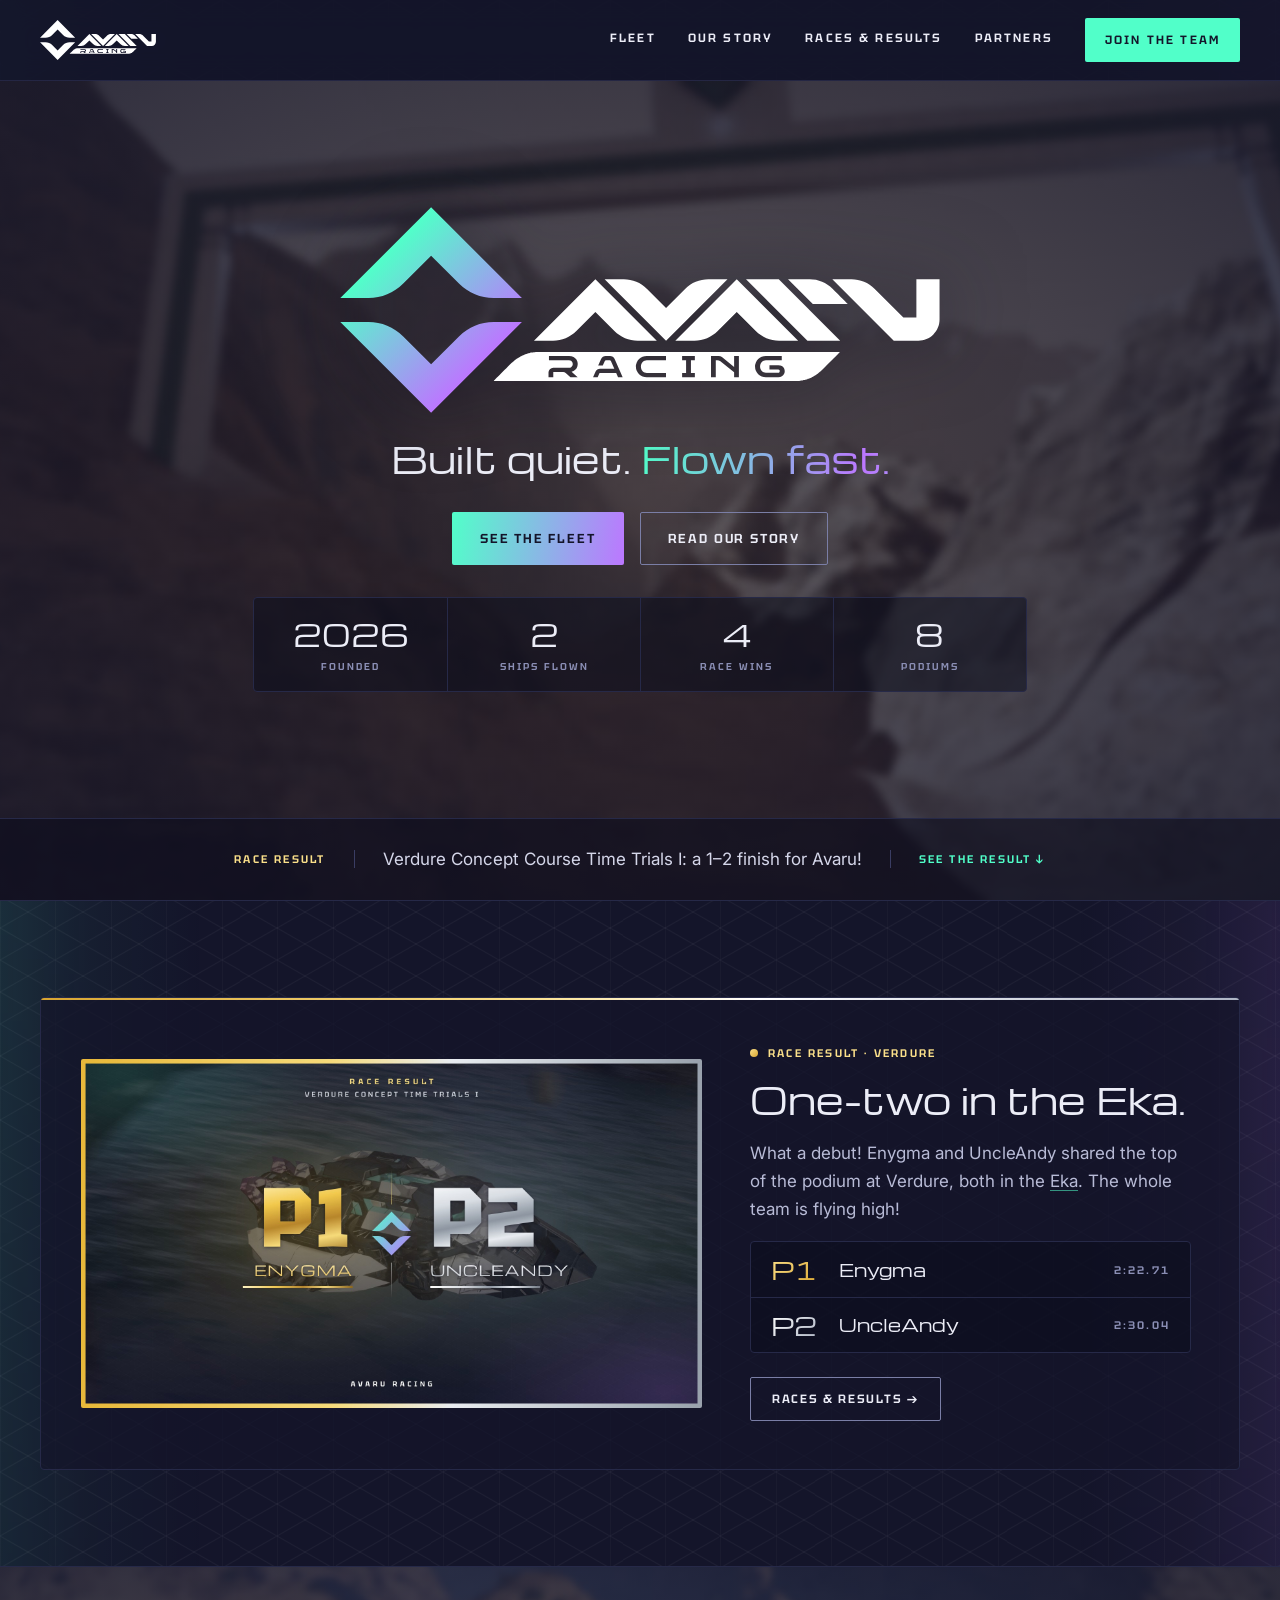
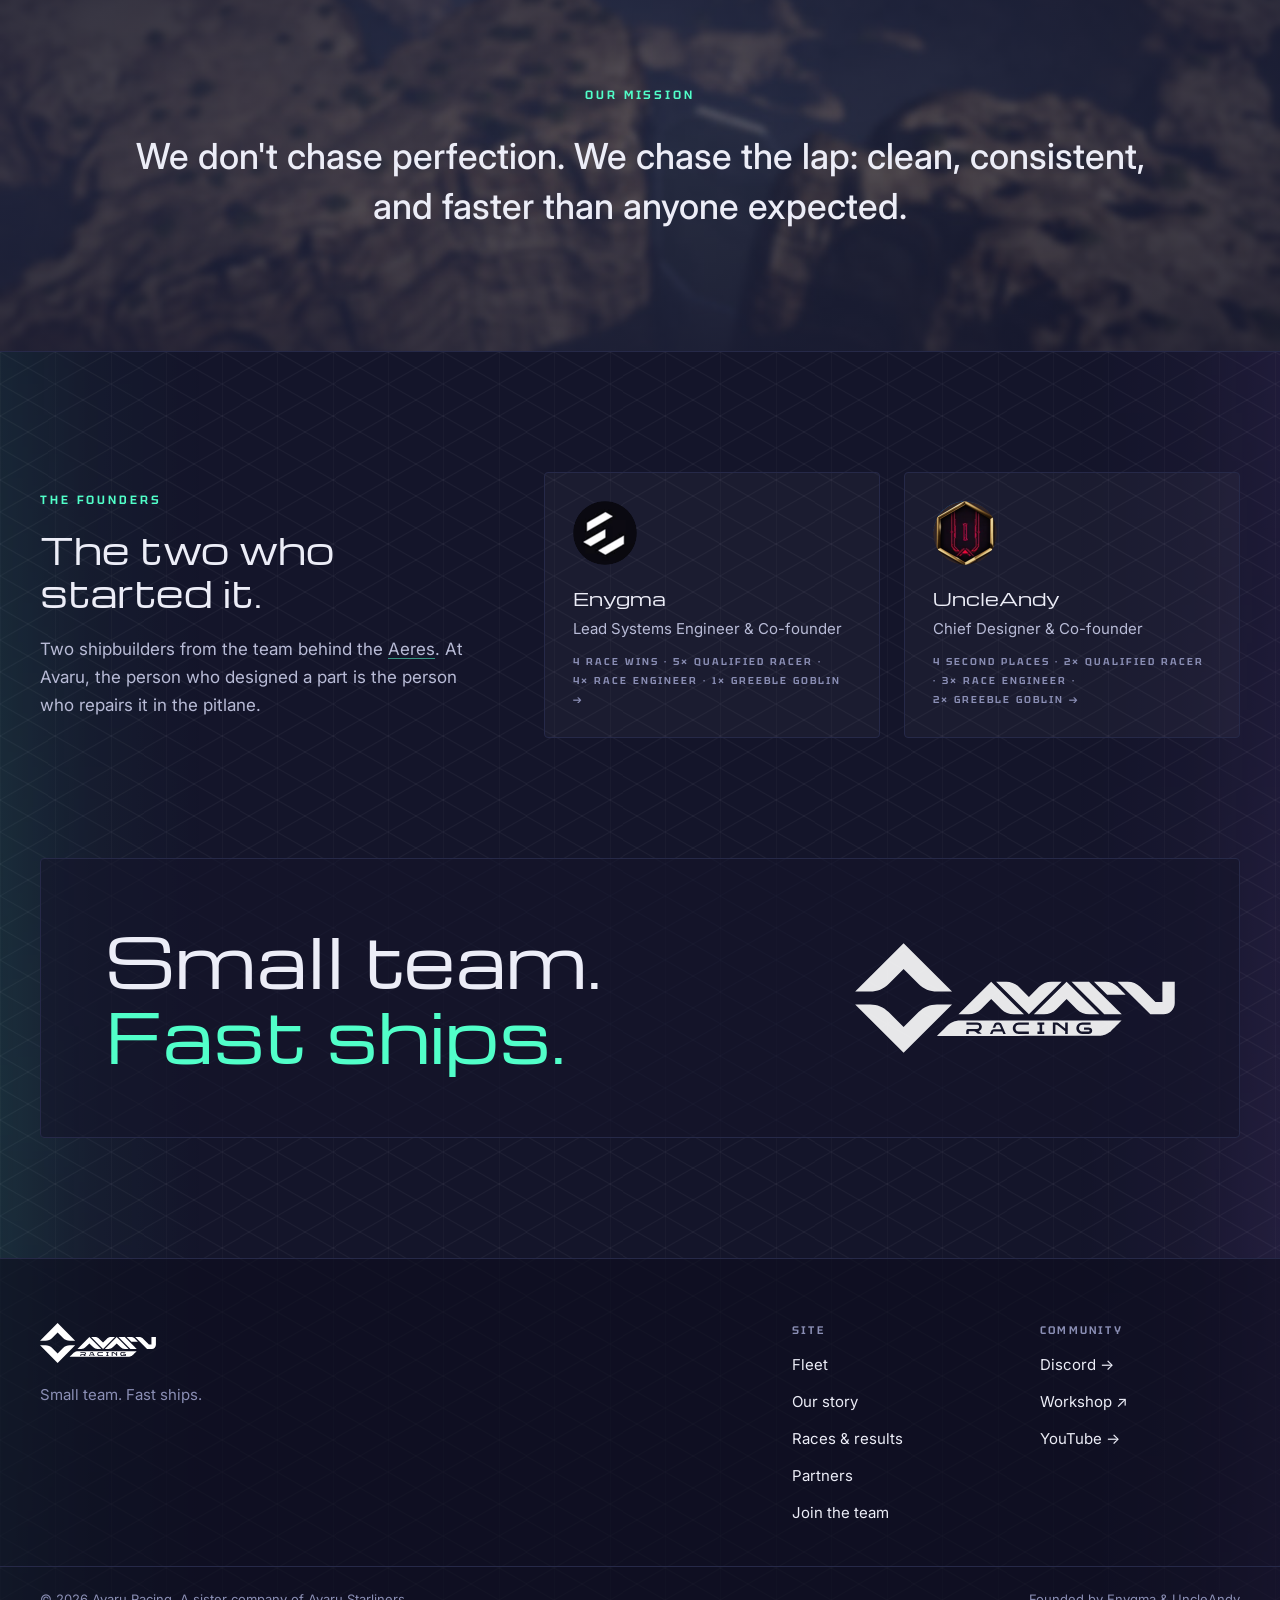
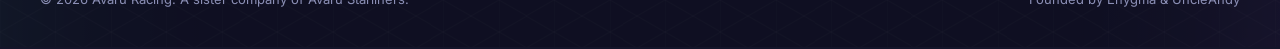
<file: index.html>
<!doctype html>
<html lang="en">
<head>
<meta charset="utf-8">
<meta name="viewport" content="width=device-width, initial-scale=1">
<meta name="color-scheme" content="dark">
<meta name="theme-color" content="#14152A">
<title>Avaru Racing</title>
<link rel="icon" href="assets/avaru-emblem.svg" type="image/svg+xml">
<link rel="preconnect" href="https://fonts.googleapis.com">
<link href="https://fonts.googleapis.com/css2?family=Tektur:wght@600&amp;family=Michroma&amp;family=Inter:wght@400;500;600&amp;display=swap" rel="stylesheet">
<style>
html{scroll-padding-top:96px;scroll-behavior:smooth}
body{margin:0;background:#14152A}
a{color:#51FFC9}a:hover{color:#D9B5FF}
@property --sy{syntax:"<number>";inherits:true;initial-value:0}
.av-bg{position:relative;isolation:isolate;background-image:url(assets/iso-grid.svg);background-size:55.426px 64px}
.av-bg::before,.av-bg::after{content:"";position:absolute;top:0;bottom:0;width:min(16vw,240px);z-index:-1;pointer-events:none;-webkit-mask-repeat:repeat-y;mask-repeat:repeat-y;-webkit-mask-image:linear-gradient(180deg,rgba(0,0,0,.55),#000 50%,rgba(0,0,0,.55));mask-image:linear-gradient(180deg,rgba(0,0,0,.55),#000 50%,rgba(0,0,0,.55));animation:av-drift 30s ease-in-out infinite alternate,av-breathe 16s ease-in-out infinite alternate,av-pulse-glow 10s ease-in-out infinite alternate}
.av-bg::before{left:0;transform-origin:left center;background:linear-gradient(90deg,rgba(81,255,201,.11),rgba(81,255,201,.04) 45%,rgba(81,255,201,0));-webkit-mask-size:100% 1800px;mask-size:100% 1800px}
.av-bg::after{right:0;transform-origin:right center;background:linear-gradient(270deg,rgba(188,119,255,.11),rgba(188,119,255,.04) 45%,rgba(188,119,255,0));-webkit-mask-size:100% 2200px;mask-size:100% 2200px;animation-duration:36s,19s,12s;animation-delay:-11s,-6s,-4s}
@keyframes av-drift{from{-webkit-mask-position:0 -120px;mask-position:0 -120px}to{-webkit-mask-position:0 120px;mask-position:0 120px}}
@keyframes av-breathe{from{transform:scaleX(.92)}to{transform:scaleX(1.08)}}
@keyframes av-pulse-glow{from{opacity:.8}to{opacity:1}}
.av-bg>header{position:sticky;top:0;z-index:50;max-width:none!important;padding:18px max(calc(40px * var(--k)), calc((100% - 1200px) / 2))!important;background:rgba(20,21,42,.82);backdrop-filter:blur(14px);-webkit-backdrop-filter:blur(14px);border-bottom:1px solid rgba(38,41,72,.9)}
a,button,article{transition:color .2s ease,transform .25s cubic-bezier(.2,.7,.2,1),box-shadow .25s ease,border-color .2s ease,filter .2s ease,background-size .3s ease}
header nav a:not([style*="background"]),footer nav a{background-image:linear-gradient(90deg,#51FFC9,#BC77FF);background-size:0% 1px;background-repeat:no-repeat;background-position:0 100%;padding-bottom:4px}
header nav a:not([style*="background"]):hover,footer nav a:hover{background-size:100% 1px}
a[style*="padding: 14px 20px"]{transition:transform .45s cubic-bezier(.2,.7,.2,1),box-shadow .45s ease,background-color .45s ease}
a[style*="padding: 14px 20px"]:hover{transform:scale(1.05);background-color:#9CFFE0!important;box-shadow:-8px 0 24px rgba(81,255,201,.32),8px 0 24px rgba(188,119,255,.32)}
a[style*="padding: 14px 20px"]:active{transform:scale(1.01);transition-duration:.15s}
a[style*="padding: 18px 28px"],button[type="submit"]{transition:transform .45s cubic-bezier(.2,.7,.2,1),box-shadow .45s ease}a[style*="padding: 18px 28px"]:hover,button[type="submit"]:hover{transform:scale(1.04);box-shadow:-8px 0 24px rgba(81,255,201,.32),8px 0 24px rgba(188,119,255,.32)}
a[style*="border: 1px solid #3A3D63"][style*="padding: 1"]{border-color:#7A7EA6!important;transition:border-color .3s ease,transform .45s cubic-bezier(.2,.7,.2,1),box-shadow .45s ease}a[style*="border: 1px solid #3A3D63"][style*="padding: 1"]:hover{border-color:#51FFC9!important;transform:scale(1.04);box-shadow:-8px 0 24px rgba(81,255,201,.22),8px 0 24px rgba(188,119,255,.22)}a[style*="border: 1px solid #3A3D63"][style*="padding: 1"]:active{transform:scale(1.01);transition-duration:.15s}
a[style*="letter-spacing: 0.2em"]:not([style*="padding: 1"]):hover,a[style*="letter-spacing: 0.18em"]:not([style*="padding: 1"]):hover{transform:translateX(4px)}
a[style*="border: 1px solid #262948"]:hover{transform:translateY(-3px);border-color:rgba(81,255,201,.55)!important}
article:hover{transform:translateY(-4px);box-shadow:0 18px 40px rgba(0,0,0,.25)}
article[style*="solid"]:hover{border-color:rgba(81,255,201,.45)!important}
@keyframes av-pulse{0%{box-shadow:0 0 0 0 rgba(81,255,201,.55)}70%,100%{box-shadow:0 0 0 10px rgba(81,255,201,0)}}
@keyframes av-sheen{from{background-position:100% 0}to{background-position:0 0}}
.av-sheen{animation:av-sheen 6s ease-in-out infinite alternate}
@media (max-width: 720px){.av-amp{margin-top:0!important}.av-div{display:none}}
:root{--k:1;--fs:1;color-scheme:dark}
.av-menu{display:none}
@media (max-width:720px){
:root{--k:.6;--fs:.78}
.av-bg>header{row-gap:0!important;padding-top:12px!important;padding-bottom:12px!important}
.av-bg>header>a img{height:34px!important}
.av-menu{display:inline-flex;flex-direction:column;justify-content:center;gap:5px;width:44px;height:44px;margin-left:auto;padding:0 11px;box-sizing:border-box;background:none;border:1px solid #3A3D63;border-radius:2px;cursor:pointer}
.av-menu span{display:block;height:2px;background:#ECEDF7;transition:transform .25s ease,opacity .2s ease}
.av-bg>header>nav{display:none!important;flex-basis:100%;flex-direction:column!important;align-items:stretch!important;gap:0!important;padding:10px 0 6px}
.av-bg>header.av-open>nav{display:flex!important}
.av-bg>header>nav a{padding:15px 0!important;border-top:1px solid #262948;font-size:13px!important;background-image:none!important}
.av-bg>header>nav a[style*="background"]{margin-top:14px;padding:16px!important;text-align:center;border-top:0}
.av-open .av-menu span:nth-child(1){transform:translateY(7px) rotate(45deg)}
.av-open .av-menu span:nth-child(2){opacity:0}
.av-open .av-menu span:nth-child(3){transform:translateY(-7px) rotate(-45deg)}
}
@media (max-width:720px){[style*="aspect-ratio: 21 / 9"]{aspect-ratio:4 / 3!important}[style*="aspect-ratio: 21 / 9"] img{object-position:47% 55%!important}[style*="aspect-ratio: 21 / 9"] p{padding:10px 14px!important;font-size:10px!important}}
.av-bg{overflow-x:clip}
.av-photo{position:relative;isolation:isolate}
.av-photo::before,.av-photo::after{content:"";position:absolute;top:0;bottom:0;left:calc(50% - 50vw);right:calc(50% - 50vw);pointer-events:none}
.av-photo:not([style*="border-bottom"]):not([style*="border-top"]){margin-bottom:calc(48px * var(--k))!important}
.av-photo:not([style*="border-bottom"]):not([style*="border-top"])::after{border-bottom:1px solid #262948}
.av-photo::before{z-index:-2;background:var(--img) var(--pos,50% 50%)/cover no-repeat;filter:saturate(.8)}
.av-photo::after{z-index:-1;background:radial-gradient(ellipse 85% 90% at 50% 50%,rgba(20,21,42,var(--tint,.62)),rgba(20,21,42,.93) 100%)}
.av-creed-stack{display:none}
@media (max-width:720px){.av-creed{justify-content:center!important;text-align:center}.av-creed>p{flex-basis:100%!important}.av-creed-wide{display:none}.av-creed-stack{display:block}}
.av-ref{color:inherit;text-decoration:underline;text-decoration-color:rgba(81,255,201,.55);text-decoration-thickness:1px;text-underline-offset:3px}.av-ref:hover{color:#51FFC9;text-decoration-color:#51FFC9}
.av-stats:hover{color:#51FFC9!important}
.av-shot::before{content:"";position:absolute;inset:0;z-index:1;pointer-events:none;background:linear-gradient(135deg,rgba(81,255,201,.2),rgba(81,255,201,0) 45%,rgba(188,119,255,0) 55%,rgba(188,119,255,.2));opacity:0;transition:opacity .45s ease}
.av-shot::after{content:"";position:absolute;inset:0;pointer-events:none;box-shadow:inset 0 0 60px rgba(12,13,29,.55);transition:opacity .45s ease}
.av-shot:hover::before{opacity:1}.av-shot:hover::after{opacity:.35}

.av-facts{display:block;margin-top:8px;text-decoration:none;color:#ECEDF7}.av-facts dl{margin:0;display:grid;grid-template-columns:repeat(4,minmax(0,1fr));border:1px solid #262948;border-radius:4px;background:rgba(12,13,29,.55)}.av-facts dl>div{display:flex;flex-direction:column-reverse;gap:8px;padding:18px clamp(18px,3vw,40px)}.av-facts dl>div+div{border-left:1px solid #262948}.av-facts:hover dd{color:#51FFC9}.av-facts dd{transition:color .3s ease}@media (max-width:720px){.av-facts dl{grid-template-columns:repeat(2,minmax(0,1fr))}.av-facts dl>div:nth-child(3){border-left:0}.av-facts dl>div:nth-child(n+3){border-top:1px solid #262948}}
.av-result{position:relative;display:flex;flex-wrap:wrap;overflow:hidden;border:1px solid #262948;border-radius:4px;background:rgba(20,21,42,.7)}.av-result::before{content:"";position:absolute;left:0;right:0;top:0;height:2px;z-index:2;background:linear-gradient(90deg,#D9A631,#FBE08A 40%,#FFFFFF 60%,#AEB5C4)}.av-result-img{flex:1 1 560px;align-self:center;padding:calc(40px * var(--k)) 0 calc(40px * var(--k)) calc(40px * var(--k))}.av-result-img .av-shot{position:relative;border-radius:2px;overflow:hidden}.av-result-img .av-shot::after{display:none}.av-result-img .av-shot::before{inset:1.4% 0.8%}.av-result-img img{display:block;width:100%;height:auto}@media (max-width:720px){.av-result-img{padding:16px 16px 0}}.av-podium{list-style:none;margin:0;padding:0;border:1px solid #262948;border-radius:4px;background:rgba(12,13,29,.55)}.av-podium li{display:flex;align-items:center;gap:18px;padding:14px 20px}.av-podium li+li{border-top:1px solid #262948}.av-pos{min-width:2.1em;font-family:Michroma,sans-serif;font-size:calc(24px * var(--fs));line-height:1.1;background:linear-gradient(135deg,#FBE08A,#D9A631);-webkit-background-clip:text;background-clip:text;color:transparent}.av-p2 .av-pos{background-image:linear-gradient(135deg,#FFFFFF,#AEB5C4)}.av-who{flex:1;min-width:0;font-family:Michroma,sans-serif;font-size:17px}.av-time{font-family:Tektur,Michroma,sans-serif;font-weight:600;font-size:11px;letter-spacing:.2em;text-transform:uppercase;color:#8B8FB5;white-space:nowrap;font-variant-numeric:tabular-nums}@media (max-width:720px){.av-podium li{gap:12px;padding:12px 16px}.av-who{font-size:15px}.av-time{font-size:10px;letter-spacing:.12em}}
@media (prefers-reduced-motion:reduce){*,*::before,*::after{animation:none!important;transition:none!important}}
@keyframes av-rise{from{opacity:0;transform:translateY(24px)}to{opacity:1;transform:none}}
.av-reveal{opacity:0}
.av-reveal.av-in{opacity:1;animation:av-rise .85s cubic-bezier(.2,.7,.2,1) both}
a[aria-label="Avaru Racing home"] img{transition:transform .35s cubic-bezier(.2,.7,.2,1),filter .35s ease}
a[aria-label="Avaru Racing home"]:hover img{transform:translateY(-1px) scale(1.04);filter:drop-shadow(-8px 0 14px rgba(81,255,201,.45)) drop-shadow(8px 0 14px rgba(188,119,255,.5))}
a[aria-label="Avaru Racing home"]:active img{transform:scale(.98)}
</style>
</head>
<body>
<div class="av-bg" style="background-color: #14152A; color: #ECEDF7; font-family: Inter, system-ui, sans-serif; min-height: 100vh">

<header style="max-width: 1280px; margin: 0 auto; padding: 28px calc(40px * var(--k)); display: flex; flex-wrap: wrap; align-items: center; justify-content: space-between; gap: 24px">
<a href="index.html" aria-label="Avaru Racing home" style="display: flex"><img src="assets/avaru-racing-logo.svg" alt="Avaru Racing" style="height: 40px; width: auto"></a>
<button type="button" class="av-menu" aria-expanded="false" aria-controls="site-nav" aria-label="Menu"><span></span><span></span><span></span></button>
<nav id="site-nav" aria-label="Main" style="display: flex; flex-wrap: wrap; align-items: center; gap: 32px; font-family: Tektur, Michroma, sans-serif; font-weight: 600; font-size: 12px; letter-spacing: 0.18em; text-transform: uppercase">
<a href="fleet.html" style="color: #ECEDF7; text-decoration: none">Fleet</a>
<a href="story.html" style="color: #ECEDF7; text-decoration: none">Our story</a>
<a href="races.html" style="color: #ECEDF7; text-decoration: none">Races &amp; results</a>
<a href="partners.html" style="color: #ECEDF7; text-decoration: none">Partners</a>
<a href="join.html" style="color: #14152A; background: #51FFC9; padding: 14px 20px; border-radius: 2px; text-decoration: none">Join the team</a>
</nav>
</header>

<section id="top" class="av-photo" aria-label="Avaru Racing" style="--img: url(assets/bg/track-107.jpg); --pos: 50% 25%; position: relative; overflow: hidden; border-bottom: 1px solid #262948; display: flex; flex-direction: column; min-height: calc(100svh - var(--hdr, 100px))">
<div style="position: relative; flex: 1 0 auto; box-sizing: border-box; width: 100%; max-width: 1280px; margin: 0 auto; padding: calc(48px * var(--k)) calc(40px * var(--k)); display: flex; flex-direction: column; align-items: center; justify-content: center; text-align: center; gap: 24px">
<h1 style="margin: 0; line-height: 0"><img src="assets/avaru-racing-logo-gradient.svg" alt="Avaru Racing" width="997" height="343" style="display: block; width: min(600px, 78vw, 34svh * 2.9); height: auto; filter: drop-shadow(0 0 40px rgba(12, 13, 29, 0.6))"></h1>
<p style="margin: 0; font-family: Michroma, sans-serif; font-size: clamp(22px, 2.8vw, 38px); line-height: 1.2">Built quiet. <span class="av-sheen" style="background: linear-gradient(100deg, #51FFC9 0%, #BC77FF 45%, #51FFC9 90%); background-size: 200% 100%; -webkit-background-clip: text; background-clip: text; color: transparent">Flown fast.</span></p>
<div style="display: flex; flex-wrap: wrap; justify-content: center; gap: 16px; padding-top: 8px">
<a href="fleet.html" style="font-family: Tektur, Michroma, sans-serif; font-weight: 600; font-size: 13px; letter-spacing: 0.14em; text-transform: uppercase; text-decoration: none; color: #14152A; background: linear-gradient(100deg, #51FFC9, #BC77FF); padding: 18px 28px; border-radius: 2px">See the fleet</a>
<a href="story.html" style="font-family: Tektur, Michroma, sans-serif; font-weight: 600; font-size: 13px; letter-spacing: 0.14em; text-transform: uppercase; text-decoration: none; color: #ECEDF7; border: 1px solid #3A3D63; padding: 17px 27px; border-radius: 2px">Read our story</a>
</div>
<a href="races.html#results" class="av-facts" aria-label="Team record: see races and results"><dl><div><dt style="font-family: Tektur, Michroma, sans-serif; font-weight: 600; font-size: 10px; letter-spacing: 0.2em; text-transform: uppercase; color: #8B8FB5">Founded</dt><dd style="margin: 0; font-family: Michroma, sans-serif; font-size: calc(30px * var(--fs)); line-height: 1.2">2026</dd></div><div><dt style="font-family: Tektur, Michroma, sans-serif; font-weight: 600; font-size: 10px; letter-spacing: 0.2em; text-transform: uppercase; color: #8B8FB5">Ships flown</dt><dd style="margin: 0; font-family: Michroma, sans-serif; font-size: calc(30px * var(--fs)); line-height: 1.2">2</dd></div><div><dt style="font-family: Tektur, Michroma, sans-serif; font-weight: 600; font-size: 10px; letter-spacing: 0.2em; text-transform: uppercase; color: #8B8FB5">Race wins</dt><dd style="margin: 0; font-family: Michroma, sans-serif; font-size: calc(30px * var(--fs)); line-height: 1.2">4</dd></div><div><dt style="font-family: Tektur, Michroma, sans-serif; font-weight: 600; font-size: 10px; letter-spacing: 0.2em; text-transform: uppercase; color: #8B8FB5">Podiums</dt><dd style="margin: 0; font-family: Michroma, sans-serif; font-size: calc(30px * var(--fs)); line-height: 1.2">8</dd></div></dl></a>
</div>
<a href="#result" style="position: relative; display: flex; flex-wrap: wrap; justify-content: center; align-items: center; gap: 10px 28px; padding: 28px calc(40px * var(--k)); border-top: 1px solid #262948; background: rgba(12, 13, 29, 0.6); text-decoration: none; color: #ECEDF7; text-align: center">
<span style="font-family: Tektur, Michroma, sans-serif; font-weight: 600; font-size: 11px; letter-spacing: 0.2em; text-transform: uppercase; color: #FBE08A">Race result</span>
<span class="av-div" aria-hidden="true" style="width: 1px; height: 18px; background: #3A3D63"></span>
<span style="font-size: 17px; line-height: 1.5; color: #D5D7EA">Verdure Concept Course Time Trials I: a 1–2 finish for Avaru!</span>
<span class="av-div" aria-hidden="true" style="width: 1px; height: 18px; background: #3A3D63"></span>
<span style="font-family: Tektur, Michroma, sans-serif; font-weight: 600; font-size: 11px; letter-spacing: 0.2em; text-transform: uppercase; color: #51FFC9; white-space: nowrap">See the result ↓</span>
</a>
</section>

<section id="result" aria-label="Race result" style="max-width: 1280px; margin: 0 auto; padding: calc(96px * var(--k)) calc(40px * var(--k))">
<div class="av-result">
<div class="av-result-img"><div class="av-shot"><img src="assets/avaru-eka-1-2-finish.jpg" alt="Race result, Verdure Concept Course Time Trials I: P1 Enygma, P2 UncleAndy" width="1920" height="1080" loading="lazy"></div></div>
<div style="flex: 1 1 380px; padding: calc(48px * var(--k)); display: flex; flex-direction: column; gap: 18px; justify-content: center">
<p style="margin: 0; display: inline-flex; align-self: flex-start; align-items: center; gap: 10px; font-family: Tektur, Michroma, sans-serif; font-weight: 600; font-size: 11px; letter-spacing: 0.2em; text-transform: uppercase; color: #FBE08A"><span aria-hidden="true" style="width: 8px; height: 8px; border-radius: 50%; background: linear-gradient(135deg, #FBE08A, #D9A631)"></span>Race result · Verdure</p>
<h2 style="margin: 0; font-family: Michroma, sans-serif; font-weight: 400; font-size: calc(36px * var(--fs)); line-height: 1.2">One-two in the Eka.</h2>
<p style="margin: 0; font-size: 17px; line-height: 1.65; color: #B8BBD6">What a debut! Enygma and UncleAndy shared the top of the podium at Verdure, both in the <a class="av-ref" href="fleet.html#eka">Eka</a>. The whole team is flying high!</p>
<ol class="av-podium" aria-label="Avaru finishers"><li class="av-p1"><span class="av-pos">P1</span><span class="av-who">Enygma</span><span class="av-time" data-time="enygma">2:22.71</span></li><li class="av-p2"><span class="av-pos">P2</span><span class="av-who">UncleAndy</span><span class="av-time" data-time="uncleandy">2:30.04</span></li></ol>
<div style="padding-top: 6px"><a href="races.html#results" style="display: inline-block; font-family: Tektur, Michroma, sans-serif; font-weight: 600; font-size: 11px; letter-spacing: 0.2em; text-transform: uppercase; font-size: 12px; letter-spacing: 0.14em; text-decoration: none; color: #ECEDF7; border: 1px solid #3A3D63; padding: 13px 21px; border-radius: 2px">Races &amp; results →</a></div>
</div>
</div>
</section>


<section aria-label="Mission" class="av-photo" style="--img: url(assets/bg/track-202.jpg); --pos: 50% 50%; background: #0C0D1D; border-top: 1px solid #262948; border-bottom: 1px solid #262948">
<div style="max-width: 1040px; margin: 0 auto; padding: calc(120px * var(--k)) calc(40px * var(--k)); display: flex; flex-direction: column; gap: 28px; align-items: center; text-align: center">
<p style="margin: 0; font-family: Tektur, Michroma, sans-serif; font-weight: 600; font-size: 12px; letter-spacing: 0.24em; text-transform: uppercase; color: #51FFC9">Our mission</p>
<p style="margin: 0; font-size: clamp(26px, 2.8vw, 38px); line-height: 1.4; font-weight: 500">We don't chase perfection. We chase the lap: clean, consistent, and faster than anyone expected.</p>
</div>
</section>

<section id="team" style="max-width: 1280px; margin: 0 auto; padding: calc(120px * var(--k)) calc(40px * var(--k)) calc(120px * var(--k)); display: flex; flex-wrap: wrap; gap: calc(56px * var(--k)); align-items: center">
<div style="flex: 1 1 360px; display: flex; flex-direction: column; gap: 20px">
<p style="margin: 0; font-family: Tektur, Michroma, sans-serif; font-weight: 600; font-size: 12px; letter-spacing: 0.24em; text-transform: uppercase; color: #51FFC9">The founders</p>
<h2 style="margin: 0; font-family: Michroma, sans-serif; font-weight: 400; font-size: calc(36px * var(--fs)); line-height: 1.2">The two who started it.</h2>
<p style="margin: 0; font-size: 17px; line-height: 1.65; color: #B8BBD6">Two shipbuilders from the team behind the <a class="av-ref" href="fleet.html#aeres">Aeres</a>. At Avaru, the person who designed a part is the person who repairs it in the pitlane.</p>
</div>
<div style="flex: 2 1 520px; display: grid; grid-template-columns: repeat(auto-fit, minmax(240px, 1fr)); gap: 24px">
<div style="background: rgba(255, 255, 255, 0.03); border: 1px solid #262948; border-radius: 4px; padding: 28px; display: flex; flex-direction: column; gap: 8px">
<img src="assets/founder-enygma.png" alt="Enygma" width="64" height="64" style="width: 64px; height: 64px; border-radius: 50%; object-fit: cover">
<p style="margin: 12px 0 0; font-family: Michroma, sans-serif; font-size: 18px">Enygma</p>
<p style="margin: 0; font-size: 15px; color: #B8BBD6">Lead Systems Engineer &amp; Co-founder</p><a href="races.html#results" class="av-stats" style="margin: 6px 0 0; font-family: Tektur, Michroma, sans-serif; font-weight: 600; font-size: 11px; letter-spacing: 0.2em; text-transform: uppercase; font-size: 10px; line-height: 1.9; color: #8B8FB5; text-decoration: none"><span style="white-space: nowrap">4 race wins</span> · <span style="white-space: nowrap">5× Qualified Racer</span> · <span style="white-space: nowrap">4× Race Engineer</span> · <span style="white-space: nowrap">1× Greeble Goblin</span> →</a>
</div>
<div style="background: rgba(255, 255, 255, 0.03); border: 1px solid #262948; border-radius: 4px; padding: 28px; display: flex; flex-direction: column; gap: 8px">
<img src="assets/founder-uncleandy.png" alt="UncleAndy" width="64" height="64" style="width: 64px; height: 64px; border-radius: 50%; object-fit: cover">
<p style="margin: 12px 0 0; font-family: Michroma, sans-serif; font-size: 18px">UncleAndy</p>
<p style="margin: 0; font-size: 15px; color: #B8BBD6">Chief Designer &amp; Co-founder</p><a href="races.html#results" class="av-stats" style="margin: 6px 0 0; font-family: Tektur, Michroma, sans-serif; font-weight: 600; font-size: 11px; letter-spacing: 0.2em; text-transform: uppercase; font-size: 10px; line-height: 1.9; color: #8B8FB5; text-decoration: none"><span style="white-space: nowrap">4 second places</span> · <span style="white-space: nowrap">2× Qualified Racer</span> · <span style="white-space: nowrap">3× Race Engineer</span> · <span style="white-space: nowrap">2× Greeble Goblin</span> →</a>
</div>
</div>
</section>

<section aria-label="Creed" style="max-width: 1280px; margin: 0 auto; padding: 0 calc(40px * var(--k)) calc(120px * var(--k))">
<div class="av-creed" style="box-sizing: border-box; border: 1px solid #262948; border-radius: 4px; background: rgba(20, 21, 42, 0.6); padding: clamp(32px, 5vw, 72px); display: flex; flex-wrap: wrap; align-items: center; justify-content: space-between; gap: calc(48px * var(--k)); overflow: hidden">
<p style="flex: 1 1 520px; min-width: 0; margin: 0; font-family: Michroma, sans-serif; font-size: clamp(34px, 5.2vw, 68px); line-height: 1.12; overflow-wrap: break-word">Small team.<br><span style="color: #51FFC9">Fast ships.</span></p>
<img class="av-creed-wide" src="assets/avaru-racing-logo.svg" alt="Avaru Racing" style="flex: 0 1 auto; width: 320px; max-width: 100%; height: auto; opacity: 0.9">
<img class="av-creed-stack" src="assets/avaru-racing-logo-stacked.svg" alt="" aria-hidden="true" style="flex: 0 0 auto; width: 160px; max-width: 100%; height: auto; opacity: 0.9">
</div>
</section>

<footer style="border-top: 1px solid #262948; background: rgba(12, 13, 29, 0.6)">
<div style="max-width: 1280px; margin: 0 auto; padding: calc(64px * var(--k)) calc(40px * var(--k)) calc(40px * var(--k)); display: flex; flex-wrap: wrap; justify-content: space-between; gap: calc(48px * var(--k))">
<div style="flex: 1 1 320px; display: flex; flex-direction: column; gap: 20px"><a href="index.html" aria-label="Avaru Racing home" style="display: flex"><img src="assets/avaru-racing-logo.svg" alt="Avaru Racing" style="height: 40px; width: auto"></a><p style="margin: 0; max-width: 340px; font-size: 15px; line-height: 1.6; color: #8B8FB5">Small team. Fast ships.</p></div>
<nav aria-label="Site" style="flex: 0 1 200px; display: flex; flex-direction: column; gap: 14px; font-size: 15px"><p style="margin: 0 0 4px; font-family: Tektur, Michroma, sans-serif; font-weight: 600; font-size: 11px; letter-spacing: 0.2em; text-transform: uppercase; color: #8B8FB5">Site</p><a href="fleet.html" style="color: #ECEDF7; text-decoration: none">Fleet</a><a href="story.html" style="color: #ECEDF7; text-decoration: none">Our story</a><a href="races.html" style="color: #ECEDF7; text-decoration: none">Races &amp; results</a><a href="partners.html" style="color: #ECEDF7; text-decoration: none">Partners</a><a href="join.html" style="color: #ECEDF7; text-decoration: none">Join the team</a></nav>
<nav aria-label="Community" style="flex: 0 1 200px; display: flex; flex-direction: column; gap: 14px; font-size: 15px"><p style="margin: 0 0 4px; font-family: Tektur, Michroma, sans-serif; font-weight: 600; font-size: 11px; letter-spacing: 0.2em; text-transform: uppercase; color: #8B8FB5">Community</p><a href="coming-soon.html#discord" title="Coming soon" style="color: #ECEDF7; text-decoration: none">Discord →</a><a href="https://steamcommunity.com/sharedfiles/filedetails/?id=3838825560" target="_blank" rel="noopener" style="color: #ECEDF7; text-decoration: none">Workshop ↗</a><a href="coming-soon.html#youtube" title="Coming soon" style="color: #ECEDF7; text-decoration: none">YouTube →</a></nav>
</div>
<div style="max-width: 1280px; margin: 0 auto; padding: 24px calc(40px * var(--k)) calc(40px * var(--k)); border-top: 1px solid #262948; display: flex; flex-wrap: wrap; justify-content: space-between; gap: 16px; font-size: 13px; color: #8B8FB5">
<span>© 2026 Avaru Racing. A sister company of Avaru Starliners.</span><span>Founded by Enygma &amp; UncleAndy</span>
</div>
</footer>

</div>
<script>(function(){var h=document.querySelector('header');function set(){if(h)document.documentElement.style.setProperty('--hdr',h.offsetHeight+'px')}set();window.addEventListener('resize',set)})();</script>
<script>
(function () {
  function start() {
    var reduce = window.matchMedia && window.matchMedia('(prefers-reduced-motion: reduce)').matches;
    var root = document.querySelector('.av-bg');
    // background glows drift as the page scrolls
    if (root && !reduce) {
      var ticking = false;
      var update = function () {
        ticking = false;
        var se = document.scrollingElement || document.documentElement;
        var max = Math.max(1, se.scrollHeight - window.innerHeight);
        root.style.setProperty('--sy', Math.min(1, Math.max(0, se.scrollTop / max)).toFixed(4));
      };
      window.addEventListener('scroll', function () { if (!ticking) { ticking = true; requestAnimationFrame(update); } }, { passive: true });
      update();
    }
    // sections fade and rise in as they come into view
    if (reduce || typeof IntersectionObserver === 'undefined') return;
    var els = Array.prototype.slice.call(document.querySelectorAll('.av-bg > nav, .av-bg > section'));
    els.forEach(function (el) { el.classList.add('av-reveal'); });
    var io = new IntersectionObserver(function (entries) {
      var n = 0;
      entries.forEach(function (e) {
        if (!e.isIntersecting) return;
        var t = e.target; t.style.animationDelay = (n++ * 110) + 'ms';
        requestAnimationFrame(function () { t.classList.add('av-in'); });
        io.unobserve(t);
      });
    }, { threshold: 0.08, rootMargin: '0px 0px -6% 0px' });
    els.forEach(function (el) { io.observe(el); });
    window.addEventListener('beforeprint', function () { els.forEach(function (el) { el.classList.add('av-in'); }); });
  }
  if (document.readyState === 'loading') document.addEventListener('DOMContentLoaded', start); else start();
})();
</script>
<script>
(function () {
  var h = document.querySelector('.av-bg > header'), b = h && h.querySelector('.av-menu');
  if (!b) return;
  function set(open) { h.classList.toggle('av-open', open); b.setAttribute('aria-expanded', open ? 'true' : 'false'); }
  b.addEventListener('click', function () { set(!h.classList.contains('av-open')); });
  h.querySelectorAll('nav a').forEach(function (a) { a.addEventListener('click', function () { set(false); }); });
  window.addEventListener('resize', function () { if (window.innerWidth > 720) set(false); });
})();
</script>
</body>
</html>
</file>
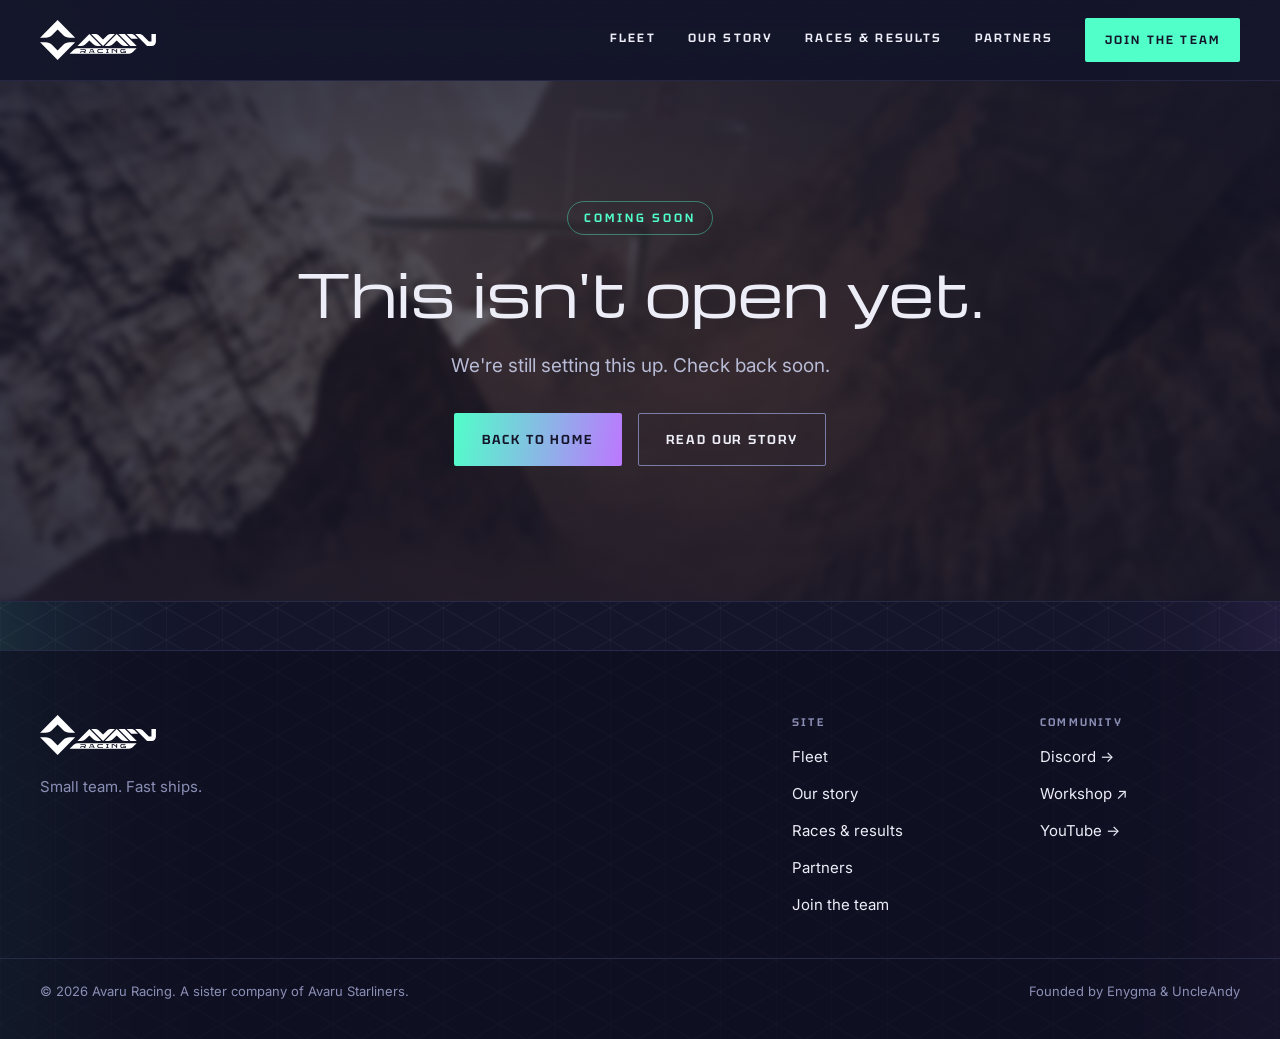
<file: coming-soon.html>
<!doctype html>
<html lang="en">
<head>
<meta charset="utf-8">
<meta name="viewport" content="width=device-width, initial-scale=1">
<meta name="color-scheme" content="dark">
<meta name="theme-color" content="#14152A">
<title>Avaru Racing — Coming soon</title>
<link rel="icon" href="assets/avaru-emblem.svg" type="image/svg+xml">
<link rel="preconnect" href="https://fonts.googleapis.com">
<link href="https://fonts.googleapis.com/css2?family=Tektur:wght@600&amp;family=Michroma&amp;family=Inter:wght@400;500;600;700&amp;display=swap" rel="stylesheet">
<style>
html{scroll-padding-top:96px;scroll-behavior:smooth}
body{margin:0;background:#14152A}
a{color:#51FFC9}a:hover{color:#D9B5FF}
@property --sy{syntax:"<number>";inherits:true;initial-value:0}
.av-bg{position:relative;isolation:isolate;background-image:url(assets/iso-grid.svg);background-size:55.426px 64px}
.av-bg::before,.av-bg::after{content:"";position:absolute;top:0;bottom:0;width:min(16vw,240px);z-index:-1;pointer-events:none;-webkit-mask-repeat:repeat-y;mask-repeat:repeat-y;-webkit-mask-image:linear-gradient(180deg,rgba(0,0,0,.55),#000 50%,rgba(0,0,0,.55));mask-image:linear-gradient(180deg,rgba(0,0,0,.55),#000 50%,rgba(0,0,0,.55));animation:av-drift 30s ease-in-out infinite alternate,av-breathe 16s ease-in-out infinite alternate,av-pulse-glow 10s ease-in-out infinite alternate}
.av-bg::before{left:0;transform-origin:left center;background:linear-gradient(90deg,rgba(81,255,201,.11),rgba(81,255,201,.04) 45%,rgba(81,255,201,0));-webkit-mask-size:100% 1800px;mask-size:100% 1800px}
.av-bg::after{right:0;transform-origin:right center;background:linear-gradient(270deg,rgba(188,119,255,.11),rgba(188,119,255,.04) 45%,rgba(188,119,255,0));-webkit-mask-size:100% 2200px;mask-size:100% 2200px;animation-duration:36s,19s,12s;animation-delay:-11s,-6s,-4s}
@keyframes av-drift{from{-webkit-mask-position:0 -120px;mask-position:0 -120px}to{-webkit-mask-position:0 120px;mask-position:0 120px}}
@keyframes av-breathe{from{transform:scaleX(.92)}to{transform:scaleX(1.08)}}
@keyframes av-pulse-glow{from{opacity:.8}to{opacity:1}}
.av-bg>header{position:sticky;top:0;z-index:50;max-width:none!important;padding:18px max(calc(40px * var(--k)), calc((100% - 1200px) / 2))!important;background:rgba(20,21,42,.82);backdrop-filter:blur(14px);-webkit-backdrop-filter:blur(14px);border-bottom:1px solid rgba(38,41,72,.9)}
a,button,article{transition:color .2s ease,transform .25s cubic-bezier(.2,.7,.2,1),box-shadow .25s ease,border-color .2s ease,filter .2s ease,background-size .3s ease}
header nav a:not([style*="background"]),footer nav a{background-image:linear-gradient(90deg,#51FFC9,#BC77FF);background-size:0% 1px;background-repeat:no-repeat;background-position:0 100%;padding-bottom:4px}
header nav a:not([style*="background"]):hover,footer nav a:hover{background-size:100% 1px}
a[style*="padding: 14px 20px"]{transition:transform .45s cubic-bezier(.2,.7,.2,1),box-shadow .45s ease,background-color .45s ease}
a[style*="padding: 14px 20px"]:hover{transform:scale(1.05);background-color:#9CFFE0!important;box-shadow:-8px 0 24px rgba(81,255,201,.32),8px 0 24px rgba(188,119,255,.32)}
a[style*="padding: 14px 20px"]:active{transform:scale(1.01);transition-duration:.15s}
a[style*="padding: 18px 28px"],button[type="submit"]{transition:transform .45s cubic-bezier(.2,.7,.2,1),box-shadow .45s ease}a[style*="padding: 18px 28px"]:hover,button[type="submit"]:hover{transform:scale(1.04);box-shadow:-8px 0 24px rgba(81,255,201,.32),8px 0 24px rgba(188,119,255,.32)}
a[style*="border: 1px solid #3A3D63"][style*="padding: 1"]{border-color:#7A7EA6!important;transition:border-color .3s ease,transform .45s cubic-bezier(.2,.7,.2,1),box-shadow .45s ease}a[style*="border: 1px solid #3A3D63"][style*="padding: 1"]:hover{border-color:#51FFC9!important;transform:scale(1.04);box-shadow:-8px 0 24px rgba(81,255,201,.22),8px 0 24px rgba(188,119,255,.22)}a[style*="border: 1px solid #3A3D63"][style*="padding: 1"]:active{transform:scale(1.01);transition-duration:.15s}
a[style*="letter-spacing: 0.2em"]:not([style*="padding: 1"]):hover,a[style*="letter-spacing: 0.18em"]:not([style*="padding: 1"]):hover{transform:translateX(4px)}
a[style*="border: 1px solid #262948"]:hover{transform:translateY(-3px);border-color:rgba(81,255,201,.55)!important}
article:hover{transform:translateY(-4px);box-shadow:0 18px 40px rgba(0,0,0,.25)}
article[style*="solid"]:hover{border-color:rgba(81,255,201,.45)!important}
:root{--k:1;--fs:1;color-scheme:dark}
.av-menu{display:none}
@media (max-width:720px){
:root{--k:.6;--fs:.78}
.av-bg>header{row-gap:0!important;padding-top:12px!important;padding-bottom:12px!important}
.av-bg>header>a img{height:34px!important}
.av-menu{display:inline-flex;flex-direction:column;justify-content:center;gap:5px;width:44px;height:44px;margin-left:auto;padding:0 11px;box-sizing:border-box;background:none;border:1px solid #3A3D63;border-radius:2px;cursor:pointer}
.av-menu span{display:block;height:2px;background:#ECEDF7;transition:transform .25s ease,opacity .2s ease}
.av-bg>header>nav{display:none!important;flex-basis:100%;flex-direction:column!important;align-items:stretch!important;gap:0!important;padding:10px 0 6px}
.av-bg>header.av-open>nav{display:flex!important}
.av-bg>header>nav a{padding:15px 0!important;border-top:1px solid #262948;font-size:13px!important;background-image:none!important}
.av-bg>header>nav a[style*="background"]{margin-top:14px;padding:16px!important;text-align:center;border-top:0}
.av-open .av-menu span:nth-child(1){transform:translateY(7px) rotate(45deg)}
.av-open .av-menu span:nth-child(2){opacity:0}
.av-open .av-menu span:nth-child(3){transform:translateY(-7px) rotate(-45deg)}
}
.av-bg{overflow-x:clip}
.av-photo{position:relative;isolation:isolate}
.av-photo::before,.av-photo::after{content:"";position:absolute;top:0;bottom:0;left:calc(50% - 50vw);right:calc(50% - 50vw);pointer-events:none}
.av-photo:not([style*="border-bottom"]):not([style*="border-top"]){margin-bottom:calc(48px * var(--k))!important}
.av-photo:not([style*="border-bottom"]):not([style*="border-top"])::after{border-bottom:1px solid #262948}
.av-photo::before{z-index:-2;background:var(--img) var(--pos,50% 50%)/cover no-repeat;filter:saturate(.8)}
.av-photo::after{z-index:-1;background:radial-gradient(ellipse 85% 90% at 50% 50%,rgba(20,21,42,var(--tint,.62)),rgba(20,21,42,.93) 100%)}
@media (prefers-reduced-motion:reduce){*,*::before,*::after{animation:none!important;transition:none!important}}
@keyframes av-rise{from{opacity:0;transform:translateY(24px)}to{opacity:1;transform:none}}
.av-reveal{opacity:0}
.av-reveal.av-in{opacity:1;animation:av-rise .85s cubic-bezier(.2,.7,.2,1) both}
a[aria-label="Avaru Racing home"] img{transition:transform .35s cubic-bezier(.2,.7,.2,1),filter .35s ease}
a[aria-label="Avaru Racing home"]:hover img{transform:translateY(-1px) scale(1.04);filter:drop-shadow(-8px 0 14px rgba(81,255,201,.45)) drop-shadow(8px 0 14px rgba(188,119,255,.5))}
a[aria-label="Avaru Racing home"]:active img{transform:scale(.98)}
</style>
</head>
<body>
<div class="av-bg" style="background-color: #14152A; color: #ECEDF7; font-family: Inter, system-ui, sans-serif; min-height: 100vh">

<header style="max-width: 1280px; margin: 0 auto; padding: 28px calc(40px * var(--k)); display: flex; flex-wrap: wrap; align-items: center; justify-content: space-between; gap: 24px">
<a href="index.html" aria-label="Avaru Racing home" style="display: flex"><img src="assets/avaru-racing-logo.svg" alt="Avaru Racing" style="height: 40px; width: auto"></a>
<button type="button" class="av-menu" aria-expanded="false" aria-controls="site-nav" aria-label="Menu"><span></span><span></span><span></span></button>
<nav id="site-nav" aria-label="Main" style="display: flex; flex-wrap: wrap; align-items: center; gap: 32px; font-family: Tektur, Michroma, sans-serif; font-weight: 600; font-size: 12px; letter-spacing: 0.18em; text-transform: uppercase">
<a href="fleet.html" style="color: #ECEDF7; text-decoration: none">Fleet</a>
<a href="story.html" style="color: #ECEDF7; text-decoration: none">Our story</a>
<a href="races.html" style="color: #ECEDF7; text-decoration: none">Races &amp; results</a>
<a href="partners.html" style="color: #ECEDF7; text-decoration: none">Partners</a>
<a href="join.html" style="color: #14152A; background: #51FFC9; padding: 14px 20px; border-radius: 2px; text-decoration: none">Join the team</a>
</nav>
</header>

<section class="av-photo" aria-label="Coming soon" style="--img: url(assets/bg/track-106.jpg); --pos: 50% 45%; max-width: 1280px; margin: 0 auto; padding: calc(120px * var(--k)) calc(40px * var(--k)) calc(136px * var(--k)); min-height: 52vh; box-sizing: border-box; display: flex; flex-direction: column; align-items: center; justify-content: center; text-align: center; gap: 24px">
<p style="margin: 0; font-family: Tektur, Michroma, sans-serif; font-weight: 600; font-size: 12px; letter-spacing: 0.24em; text-transform: uppercase; color: #51FFC9; border: 1px solid rgba(81, 255, 201, 0.4); border-radius: 999px; padding: 8px 16px">Coming soon</p>
<h1 id="cs-title" style="margin: 0; max-width: 900px; font-family: Michroma, sans-serif; font-weight: 400; font-size: clamp(32px, 4.6vw, 60px); line-height: 1.15">This isn't open yet.</h1>
<p id="cs-text" style="margin: 0; max-width: 600px; font-size: 19px; line-height: 1.6; color: #B8BBD6">We're still setting this up. Check back soon.</p>
<div style="display: flex; flex-wrap: wrap; justify-content: center; gap: 16px; padding-top: 8px">
<a href="index.html" style="font-family: Tektur, Michroma, sans-serif; font-weight: 600; font-size: 13px; letter-spacing: 0.14em; text-transform: uppercase; text-decoration: none; color: #14152A; background: linear-gradient(100deg, #51FFC9, #BC77FF); padding: 18px 28px; border-radius: 2px">Back to home</a>
<a href="story.html" style="font-family: Tektur, Michroma, sans-serif; font-weight: 600; font-size: 13px; letter-spacing: 0.14em; text-transform: uppercase; text-decoration: none; color: #ECEDF7; border: 1px solid #3A3D63; padding: 17px 27px; border-radius: 2px">Read our story</a>
</div>
</section>


<footer style="border-top: 1px solid #262948; background: rgba(12, 13, 29, 0.6)">
<div style="max-width: 1280px; margin: 0 auto; padding: calc(64px * var(--k)) calc(40px * var(--k)) calc(40px * var(--k)); display: flex; flex-wrap: wrap; justify-content: space-between; gap: calc(48px * var(--k))">
<div style="flex: 1 1 320px; display: flex; flex-direction: column; gap: 20px"><a href="index.html" aria-label="Avaru Racing home" style="display: flex"><img src="assets/avaru-racing-logo.svg" alt="Avaru Racing" style="height: 40px; width: auto"></a><p style="margin: 0; max-width: 340px; font-size: 15px; line-height: 1.6; color: #8B8FB5">Small team. Fast ships.</p></div>
<nav aria-label="Site" style="flex: 0 1 200px; display: flex; flex-direction: column; gap: 14px; font-size: 15px"><p style="margin: 0 0 4px; font-family: Tektur, Michroma, sans-serif; font-weight: 600; font-size: 11px; letter-spacing: 0.2em; text-transform: uppercase; color: #8B8FB5">Site</p><a href="fleet.html" style="color: #ECEDF7; text-decoration: none">Fleet</a><a href="story.html" style="color: #ECEDF7; text-decoration: none">Our story</a><a href="races.html" style="color: #ECEDF7; text-decoration: none">Races &amp; results</a><a href="partners.html" style="color: #ECEDF7; text-decoration: none">Partners</a><a href="join.html" style="color: #ECEDF7; text-decoration: none">Join the team</a></nav>
<nav aria-label="Community" style="flex: 0 1 200px; display: flex; flex-direction: column; gap: 14px; font-size: 15px"><p style="margin: 0 0 4px; font-family: Tektur, Michroma, sans-serif; font-weight: 600; font-size: 11px; letter-spacing: 0.2em; text-transform: uppercase; color: #8B8FB5">Community</p><a href="coming-soon.html#discord" title="Coming soon" style="color: #ECEDF7; text-decoration: none">Discord →</a><a href="https://steamcommunity.com/sharedfiles/filedetails/?id=3838825560" target="_blank" rel="noopener" style="color: #ECEDF7; text-decoration: none">Workshop ↗</a><a href="coming-soon.html#youtube" title="Coming soon" style="color: #ECEDF7; text-decoration: none">YouTube →</a></nav>
</div>
<div style="max-width: 1280px; margin: 0 auto; padding: 24px calc(40px * var(--k)) calc(40px * var(--k)); border-top: 1px solid #262948; display: flex; flex-wrap: wrap; justify-content: space-between; gap: 16px; font-size: 13px; color: #8B8FB5">
<span>© 2026 Avaru Racing. A sister company of Avaru Starliners.</span><span>Founded by Enygma &amp; UncleAndy</span>
</div>
</footer>

</div>
<script>
(function () {
  function start() {
    var reduce = window.matchMedia && window.matchMedia('(prefers-reduced-motion: reduce)').matches;
    var root = document.querySelector('.av-bg');
    // background glows drift as the page scrolls
    if (root && !reduce) {
      var ticking = false;
      var update = function () {
        ticking = false;
        var se = document.scrollingElement || document.documentElement;
        var max = Math.max(1, se.scrollHeight - window.innerHeight);
        root.style.setProperty('--sy', Math.min(1, Math.max(0, se.scrollTop / max)).toFixed(4));
      };
      window.addEventListener('scroll', function () { if (!ticking) { ticking = true; requestAnimationFrame(update); } }, { passive: true });
      update();
    }
    // sections fade and rise in as they come into view
    if (reduce || typeof IntersectionObserver === 'undefined') return;
    var els = Array.prototype.slice.call(document.querySelectorAll('.av-bg > nav, .av-bg > section'));
    els.forEach(function (el) { el.classList.add('av-reveal'); });
    var io = new IntersectionObserver(function (entries) {
      var n = 0;
      entries.forEach(function (e) {
        if (!e.isIntersecting) return;
        var t = e.target; t.style.animationDelay = (n++ * 110) + 'ms';
        requestAnimationFrame(function () { t.classList.add('av-in'); });
        io.unobserve(t);
      });
    }, { threshold: 0.08, rootMargin: '0px 0px -6% 0px' });
    els.forEach(function (el) { io.observe(el); });
    window.addEventListener('beforeprint', function () { els.forEach(function (el) { el.classList.add('av-in'); }); });
  }
  if (document.readyState === 'loading') document.addEventListener('DOMContentLoaded', start); else start();
})();
</script>
<script>
(function () {
  var copy = {
    discord: ['Our Discord is coming soon.', "The Avaru Discord isn't open yet. When it is, that's where you'll find the team, build updates and race-day chatter."],
    youtube: ['Our YouTube channel is coming soon.', 'Reveals, races and build logs will live there once the channel launches.'],
    workshop: ['Our Workshop is coming soon.', "Avaru blueprints aren't published yet. When they are, you'll be able to download them from the Workshop."]
  };
  function show() {
    var c = copy[(location.hash || '').slice(1).toLowerCase()];
    if (!c) return;
    document.getElementById('cs-title').textContent = c[0];
    document.getElementById('cs-text').textContent = c[1];
    document.title = 'Avaru Racing — ' + c[0].replace(/^Our /, '').replace(/ is coming soon\.$/, '') + ' coming soon';
  }
  show();
  window.addEventListener('hashchange', show);
})();
</script>
<script>
(function () {
  var h = document.querySelector('.av-bg > header'), b = h && h.querySelector('.av-menu');
  if (!b) return;
  function set(open) { h.classList.toggle('av-open', open); b.setAttribute('aria-expanded', open ? 'true' : 'false'); }
  b.addEventListener('click', function () { set(!h.classList.contains('av-open')); });
  h.querySelectorAll('nav a').forEach(function (a) { a.addEventListener('click', function () { set(false); }); });
  window.addEventListener('resize', function () { if (window.innerWidth > 720) set(false); });
})();
</script>
</body>
</html>
</file>
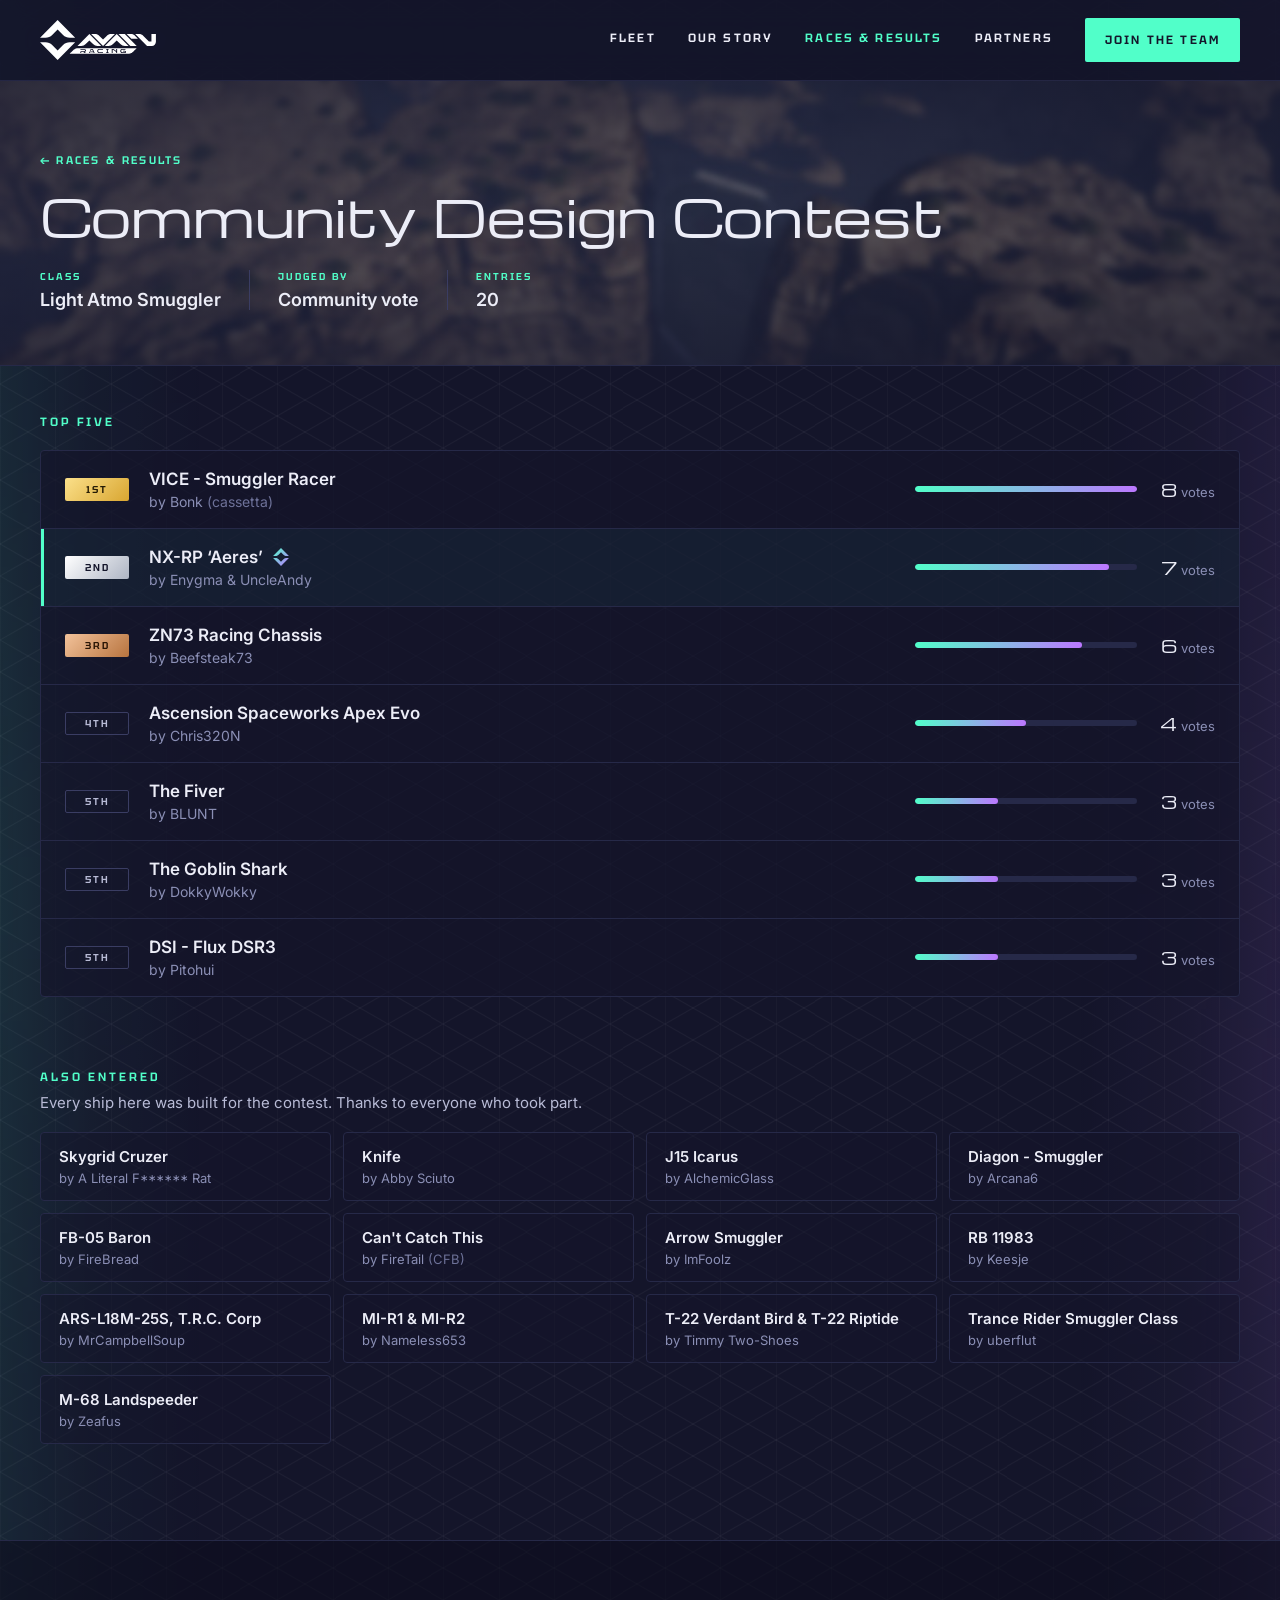
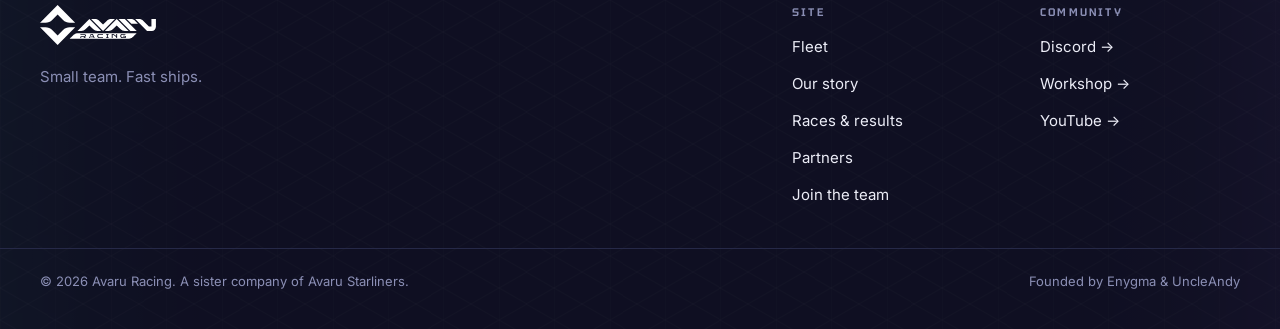
<file: design-contest.html>
<!doctype html>
<html lang="en">
<head>
<meta charset="utf-8">
<meta name="viewport" content="width=device-width, initial-scale=1">
<title>Avaru Racing — Community Design Contest results</title>
<link rel="icon" href="assets/avaru-emblem.svg" type="image/svg+xml">
<link rel="preconnect" href="https://fonts.googleapis.com">
<link href="https://fonts.googleapis.com/css2?family=Tektur:wght@600&amp;family=Michroma&amp;family=Inter:wght@400;500;600;700&amp;display=swap" rel="stylesheet">
<style>
html{scroll-padding-top:96px;scroll-behavior:smooth}
body{margin:0;background:#14152A}
a{color:#51FFC9}a:hover{color:#D9B5FF}
@property --sy{syntax:"<number>";inherits:true;initial-value:0}
.av-bg{position:relative;isolation:isolate;background-image:url(assets/iso-grid.svg);background-size:55.426px 64px}
.av-bg::before,.av-bg::after{content:"";position:absolute;top:0;bottom:0;width:min(16vw,240px);z-index:-1;pointer-events:none;-webkit-mask-repeat:repeat-y;mask-repeat:repeat-y;-webkit-mask-image:linear-gradient(180deg,rgba(0,0,0,.55),#000 50%,rgba(0,0,0,.55));mask-image:linear-gradient(180deg,rgba(0,0,0,.55),#000 50%,rgba(0,0,0,.55));animation:av-drift 30s ease-in-out infinite alternate,av-breathe 16s ease-in-out infinite alternate,av-pulse-glow 10s ease-in-out infinite alternate}
.av-bg::before{left:0;transform-origin:left center;background:linear-gradient(90deg,rgba(81,255,201,.11),rgba(81,255,201,.04) 45%,rgba(81,255,201,0));-webkit-mask-size:100% 1800px;mask-size:100% 1800px}
.av-bg::after{right:0;transform-origin:right center;background:linear-gradient(270deg,rgba(188,119,255,.11),rgba(188,119,255,.04) 45%,rgba(188,119,255,0));-webkit-mask-size:100% 2200px;mask-size:100% 2200px;animation-duration:36s,19s,12s;animation-delay:-11s,-6s,-4s}
@keyframes av-drift{from{-webkit-mask-position:0 -120px;mask-position:0 -120px}to{-webkit-mask-position:0 120px;mask-position:0 120px}}
@keyframes av-breathe{from{transform:scaleX(.92)}to{transform:scaleX(1.08)}}
@keyframes av-pulse-glow{from{opacity:.8}to{opacity:1}}
.av-bg>header{position:sticky;top:0;z-index:50;max-width:none!important;padding:18px max(calc(40px * var(--k)), calc((100% - 1200px) / 2))!important;background:rgba(20,21,42,.82);backdrop-filter:blur(14px);-webkit-backdrop-filter:blur(14px);border-bottom:1px solid rgba(38,41,72,.9)}
a,button,article{transition:color .2s ease,transform .25s cubic-bezier(.2,.7,.2,1),box-shadow .25s ease,border-color .2s ease,filter .2s ease,background-size .3s ease}
header nav a:not([style*="background"]),footer nav a{background-image:linear-gradient(90deg,#51FFC9,#BC77FF);background-size:0% 1px;background-repeat:no-repeat;background-position:0 100%;padding-bottom:4px}
header nav a:not([style*="background"]):hover,footer nav a:hover{background-size:100% 1px}
a[style*="padding: 14px 20px"]{transition:transform .45s cubic-bezier(.2,.7,.2,1),box-shadow .45s ease,background-color .45s ease}
a[style*="padding: 14px 20px"]:hover{transform:scale(1.05);background-color:#9CFFE0!important;box-shadow:-8px 0 24px rgba(81,255,201,.32),8px 0 24px rgba(188,119,255,.32)}
a[style*="padding: 14px 20px"]:active{transform:scale(1.01);transition-duration:.15s}
a[style*="padding: 18px 28px"],button[type="submit"]{transition:transform .45s cubic-bezier(.2,.7,.2,1),box-shadow .45s ease}a[style*="padding: 18px 28px"]:hover,button[type="submit"]:hover{transform:scale(1.04);box-shadow:-8px 0 24px rgba(81,255,201,.32),8px 0 24px rgba(188,119,255,.32)}
a[style*="border: 1px solid #3A3D63"][style*="padding: 1"]{border-color:#7A7EA6!important;transition:border-color .3s ease}a[style*="border: 1px solid #3A3D63"][style*="padding: 1"]:hover{border-color:#51FFC9!important}
a[style*="letter-spacing: 0.2em"]:not([style*="padding: 1"]):hover,a[style*="letter-spacing: 0.18em"]:not([style*="padding: 1"]):hover{transform:translateX(4px)}
a[style*="border: 1px solid #262948"]:hover{transform:translateY(-3px);border-color:rgba(81,255,201,.55)!important}
article:hover{transform:translateY(-4px);box-shadow:0 18px 40px rgba(0,0,0,.25)}
article[style*="solid"]:hover{border-color:rgba(81,255,201,.45)!important}
@keyframes av-pulse{0%{box-shadow:0 0 0 0 rgba(81,255,201,.55)}70%,100%{box-shadow:0 0 0 10px rgba(81,255,201,0)}}
:root{--k:1;--fs:1}
.av-menu{display:none}
@media (max-width:720px){
:root{--k:.6;--fs:.78}
.av-bg>header{row-gap:0!important;padding-top:12px!important;padding-bottom:12px!important}
.av-bg>header>a img{height:34px!important}
.av-menu{display:inline-flex;flex-direction:column;justify-content:center;gap:5px;width:44px;height:44px;margin-left:auto;padding:0 11px;box-sizing:border-box;background:none;border:1px solid #3A3D63;border-radius:2px;cursor:pointer}
.av-menu span{display:block;height:2px;background:#ECEDF7;transition:transform .25s ease,opacity .2s ease}
.av-bg>header>nav{display:none!important;flex-basis:100%;flex-direction:column!important;align-items:stretch!important;gap:0!important;padding:10px 0 6px}
.av-bg>header.av-open>nav{display:flex!important}
.av-bg>header>nav a{padding:15px 0!important;border-top:1px solid #262948;font-size:13px!important;background-image:none!important}
.av-bg>header>nav a[style*="background"]{margin-top:14px;padding:16px!important;text-align:center;border-top:0}
.av-open .av-menu span:nth-child(1){transform:translateY(7px) rotate(45deg)}
.av-open .av-menu span:nth-child(2){opacity:0}
.av-open .av-menu span:nth-child(3){transform:translateY(-7px) rotate(-45deg)}
}
.av-bg{overflow-x:clip}
.av-photo{position:relative;isolation:isolate}
.av-photo::before,.av-photo::after{content:"";position:absolute;top:0;bottom:0;left:calc(50% - 50vw);right:calc(50% - 50vw);pointer-events:none}
.av-photo:not([style*="border-bottom"]):not([style*="border-top"]){margin-bottom:calc(48px * var(--k))!important}
.av-photo:not([style*="border-bottom"]):not([style*="border-top"])::after{border-bottom:1px solid #262948}
.av-photo::before{z-index:-2;background:var(--img) var(--pos,50% 50%)/cover no-repeat;filter:saturate(.8)}
.av-photo::after{z-index:-1;background:radial-gradient(ellipse 85% 90% at 50% 50%,rgba(20,21,42,var(--tint,.62)),rgba(20,21,42,.93) 100%)}
.av-ref{color:inherit;text-decoration:underline;text-decoration-color:rgba(81,255,201,.55);text-decoration-thickness:1px;text-underline-offset:3px}.av-ref:hover{color:#51FFC9;text-decoration-color:#51FFC9}
@media (max-width:720px){#results table{min-width:0!important}#results thead{display:none}#results tr{display:block;padding:16px 20px}#results tr+tr,#results tbody tr{border-top:1px solid #262948}#results tbody tr:first-child{border-top:0}#results th,#results td{display:block;padding:0!important}#results td:nth-child(2){margin:4px 0 10px;font-size:14px!important}#results td span{white-space:normal!important}}
.av-podium{list-style:none;margin:0;padding:0;border:1px solid #262948;border-radius:4px;background:rgba(12,13,29,.55)}.av-podium li{display:flex;align-items:center;gap:18px;padding:14px 20px}.av-podium li+li{border-top:1px solid #262948}.av-pos{min-width:2.1em;font-family:Michroma,sans-serif;font-size:calc(24px * var(--fs));line-height:1.1;background:linear-gradient(135deg,#FBE08A,#D9A631);-webkit-background-clip:text;background-clip:text;color:transparent}.av-p2 .av-pos{background-image:linear-gradient(135deg,#FFFFFF,#AEB5C4)}.av-who{flex:1;min-width:0;font-family:Michroma,sans-serif;font-size:17px}.av-time{font-family:Tektur,Michroma,sans-serif;font-weight:600;font-size:11px;letter-spacing:.2em;text-transform:uppercase;color:#8B8FB5;white-space:nowrap;font-variant-numeric:tabular-nums}@media (max-width:720px){.av-podium li{gap:12px;padding:12px 16px}.av-who{font-size:15px}.av-time{font-size:10px;letter-spacing:.12em}}
.av-race-img{position:relative;flex:1 1 380px;min-height:280px}.av-race-img img{position:absolute;inset:0;width:100%;height:100%;object-fit:cover;object-position:42% 50%}
.av-shot::before{content:"";position:absolute;inset:0;z-index:1;pointer-events:none;background:linear-gradient(135deg,rgba(81,255,201,.2),rgba(81,255,201,0) 45%,rgba(188,119,255,0) 55%,rgba(188,119,255,.2));opacity:0;transition:opacity .45s ease}
.av-shot::after{content:"";position:absolute;inset:0;pointer-events:none;box-shadow:inset 0 0 60px rgba(12,13,29,.55);transition:opacity .45s ease}
.av-shot:hover::before{opacity:1}
.av-shot:hover::after{opacity:.35}
.av-btn{transition:transform .45s cubic-bezier(.2,.7,.2,1),box-shadow .45s ease}.av-btn:hover{transform:scale(1.05);box-shadow:-8px 0 24px rgba(81,255,201,.32),8px 0 24px rgba(188,119,255,.32)}.av-btn:active{transform:scale(1.01);transition-duration:.15s}
.av-tags{display:inline-flex;flex-wrap:wrap;gap:6px 8px}.av-tag{font-family:Tektur,Michroma,sans-serif;font-weight:600;font-size:10px;letter-spacing:.16em;text-transform:uppercase;white-space:nowrap;color:#D5D7EA;border:1px solid #3A3D63;padding:3px 8px;border-radius:2px;text-decoration:none}.av-tag:hover{color:#51FFC9;border-color:#51FFC9}.av-tag{display:inline-block;transition:border-color .3s ease,color .3s ease,transform .45s cubic-bezier(.2,.7,.2,1),box-shadow .45s ease}.av-tag-ours{color:#14152A;border-color:transparent;background:linear-gradient(100deg,#51FFC9,#BC77FF) border-box}.av-tag-ours:hover{color:#14152A;border-color:transparent;transform:scale(1.08);box-shadow:-6px 0 16px rgba(81,255,201,.45),6px 0 16px rgba(188,119,255,.45)}.av-tag-ours:active{transform:scale(1.02);transition-duration:.15s}.av-tag-key{display:flex;align-items:center;gap:10px;margin:14px 0 0;font-size:13px;color:#8B8FB5}.av-swatch{flex:0 0 auto;width:48px;height:20px;border-radius:2px;background:linear-gradient(100deg,#51FFC9,#BC77FF)}
@media (prefers-reduced-motion:reduce){*,*::before,*::after{animation:none!important;transition:none!important}}
@keyframes av-rise{from{opacity:0;transform:translateY(24px)}to{opacity:1;transform:none}}
.av-reveal{opacity:0}
.av-reveal.av-in{opacity:1;animation:av-rise .85s cubic-bezier(.2,.7,.2,1) both}
a[aria-label="Avaru Racing home"] img{transition:transform .35s cubic-bezier(.2,.7,.2,1),filter .35s ease}
a[aria-label="Avaru Racing home"]:hover img{transform:translateY(-1px) scale(1.04);filter:drop-shadow(-8px 0 14px rgba(81,255,201,.45)) drop-shadow(8px 0 14px rgba(188,119,255,.5))}
a[aria-label="Avaru Racing home"]:active img{transform:scale(.98)}
</style>
<link rel="stylesheet" href="assets/results.css">
</head>
<body>
<div class="av-bg" style="background-color: #14152A; color: #ECEDF7; font-family: Inter, system-ui, sans-serif; min-height: 100vh">

<header style="max-width: 1280px; margin: 0 auto; padding: 28px calc(40px * var(--k)); display: flex; flex-wrap: wrap; align-items: center; justify-content: space-between; gap: 24px">
<a href="index.html" aria-label="Avaru Racing home" style="display: flex"><img src="assets/avaru-racing-logo.svg" alt="Avaru Racing" style="height: 40px; width: auto"></a>
<button type="button" class="av-menu" aria-expanded="false" aria-controls="site-nav" aria-label="Menu"><span></span><span></span><span></span></button>
<nav id="site-nav" aria-label="Main" style="display: flex; flex-wrap: wrap; align-items: center; gap: 32px; font-family: Tektur, Michroma, sans-serif; font-weight: 600; font-size: 12px; letter-spacing: 0.18em; text-transform: uppercase">
<a href="fleet.html" style="color: #ECEDF7; text-decoration: none">Fleet</a>
<a href="story.html" style="color: #ECEDF7; text-decoration: none">Our story</a>
<a href="races.html" aria-current="page" style="color: #51FFC9; text-decoration: none">Races &amp; results</a>
<a href="partners.html" style="color: #ECEDF7; text-decoration: none">Partners</a>
<a href="join.html" style="color: #14152A; background: #51FFC9; padding: 14px 20px; border-radius: 2px; text-decoration: none">Join the team</a>
</nav>
</header>

<section class="av-photo" style="--img: url(assets/bg/track-202.jpg); --pos: 50% 50%; max-width: 1280px; margin: 0 auto; padding: calc(72px * var(--k)) calc(40px * var(--k)) calc(56px * var(--k)); display: flex; flex-direction: column; gap: 20px">
<a href="races.html#results" style="align-self: flex-start; font-family: Tektur, Michroma, sans-serif; font-weight: 600; font-size: 11px; letter-spacing: 0.2em; text-transform: uppercase; color: #51FFC9; text-decoration: none">← Races &amp; results</a>
<h1 style="margin: 0; font-family: Michroma, sans-serif; font-weight: 400; font-size: clamp(30px, 4vw, 56px); line-height: 1.15; text-wrap: balance">Community Design Contest</h1>
<dl class="av-ev-meta"><div><dt>Class</dt><dd>Light Atmo Smuggler</dd></div><div><dt>Judged by</dt><dd>Community vote</dd></div><div><dt>Entries</dt><dd>20</dd></div></dl>
</section>

<section aria-label="Top five" style="max-width: 1280px; margin: 0 auto; padding: 0 calc(40px * var(--k)) calc(72px * var(--k))">
<h2 style="margin: 0 0 20px; font-family: Tektur, Michroma, sans-serif; font-weight: 600; font-size: 12px; letter-spacing: 0.24em; text-transform: uppercase; color: #51FFC9">Top five</h2>
<ol class="av-dc">
<li class="av-dc-row"><span class="av-ev-pos p1">1st</span><div class="av-dc-main"><p class="av-dc-ship">VICE - Smuggler Racer</p><p class="av-dc-by">by Bonk <span class="av-dc-team">(cassetta)</span></p></div><div class="av-dc-votes"><span class="av-dc-bar" aria-hidden="true"><i style="width: 100.0%"></i></span><span class="av-dc-n"><b>8</b> votes</span></div></li>
<li class="av-dc-row av-ours"><span class="av-ev-pos p2">2nd</span><div class="av-dc-main"><p class="av-dc-ship">NX-RP ‘Aeres’<img class="av-ev-emblem" src="assets/avaru-emblem.svg" alt="Avaru Racing" title="Avaru Racing" width="16" height="18"></p><p class="av-dc-by">by Enygma &amp; UncleAndy</p></div><div class="av-dc-votes"><span class="av-dc-bar" aria-hidden="true"><i style="width: 87.5%"></i></span><span class="av-dc-n"><b>7</b> votes</span></div></li>
<li class="av-dc-row"><span class="av-ev-pos p3">3rd</span><div class="av-dc-main"><p class="av-dc-ship">ZN73 Racing Chassis</p><p class="av-dc-by">by Beefsteak73</p></div><div class="av-dc-votes"><span class="av-dc-bar" aria-hidden="true"><i style="width: 75.0%"></i></span><span class="av-dc-n"><b>6</b> votes</span></div></li>
<li class="av-dc-row"><span class="av-ev-pos">4th</span><div class="av-dc-main"><p class="av-dc-ship">Ascension Spaceworks Apex Evo</p><p class="av-dc-by">by Chris320N</p></div><div class="av-dc-votes"><span class="av-dc-bar" aria-hidden="true"><i style="width: 50.0%"></i></span><span class="av-dc-n"><b>4</b> votes</span></div></li>
<li class="av-dc-row"><span class="av-ev-pos">5th</span><div class="av-dc-main"><p class="av-dc-ship">The Fiver</p><p class="av-dc-by">by BLUNT</p></div><div class="av-dc-votes"><span class="av-dc-bar" aria-hidden="true"><i style="width: 37.5%"></i></span><span class="av-dc-n"><b>3</b> votes</span></div></li>
<li class="av-dc-row"><span class="av-ev-pos">5th</span><div class="av-dc-main"><p class="av-dc-ship">The Goblin Shark</p><p class="av-dc-by">by DokkyWokky</p></div><div class="av-dc-votes"><span class="av-dc-bar" aria-hidden="true"><i style="width: 37.5%"></i></span><span class="av-dc-n"><b>3</b> votes</span></div></li>
<li class="av-dc-row"><span class="av-ev-pos">5th</span><div class="av-dc-main"><p class="av-dc-ship">DSI - Flux DSR3</p><p class="av-dc-by">by Pitohui</p></div><div class="av-dc-votes"><span class="av-dc-bar" aria-hidden="true"><i style="width: 37.5%"></i></span><span class="av-dc-n"><b>3</b> votes</span></div></li>
</ol>
</section>

<section aria-label="Also entered" style="max-width: 1280px; margin: 0 auto; padding: 0 calc(40px * var(--k)) calc(96px * var(--k))">
<h2 style="margin: 0 0 8px; font-family: Tektur, Michroma, sans-serif; font-weight: 600; font-size: 12px; letter-spacing: 0.24em; text-transform: uppercase; color: #51FFC9">Also entered</h2>
<p style="margin: 0 0 20px; font-size: 15px; color: #B8BBD6">Every ship here was built for the contest. Thanks to everyone who took part.</p>
<ul class="av-dc-rest">
<li><span class="av-dc-ship">Skygrid Cruzer</span><span class="av-dc-by">by A Literal F****** Rat</span></li>
<li><span class="av-dc-ship">Knife</span><span class="av-dc-by">by Abby Sciuto</span></li>
<li><span class="av-dc-ship">J15 Icarus</span><span class="av-dc-by">by AlchemicGlass</span></li>
<li><span class="av-dc-ship">Diagon - Smuggler</span><span class="av-dc-by">by Arcana6</span></li>
<li><span class="av-dc-ship">FB-05 Baron</span><span class="av-dc-by">by FireBread</span></li>
<li><span class="av-dc-ship">Can't Catch This</span><span class="av-dc-by">by FireTail <span class="av-dc-team">(CFB)</span></span></li>
<li><span class="av-dc-ship">Arrow Smuggler</span><span class="av-dc-by">by ImFoolz</span></li>
<li><span class="av-dc-ship">RB 11983</span><span class="av-dc-by">by Keesje</span></li>
<li><span class="av-dc-ship">ARS-L18M-25S, T.R.C. Corp</span><span class="av-dc-by">by MrCampbellSoup</span></li>
<li><span class="av-dc-ship">MI-R1 &amp; MI-R2</span><span class="av-dc-by">by Nameless653</span></li>
<li><span class="av-dc-ship">T-22 Verdant Bird &amp; T-22 Riptide</span><span class="av-dc-by">by Timmy Two-Shoes</span></li>
<li><span class="av-dc-ship">Trance Rider Smuggler Class</span><span class="av-dc-by">by uberflut</span></li>
<li><span class="av-dc-ship">M-68 Landspeeder</span><span class="av-dc-by">by Zeafus</span></li>
</ul>
</section>

<footer style="border-top: 1px solid #262948; background: rgba(12, 13, 29, 0.6)">
<div style="max-width: 1280px; margin: 0 auto; padding: calc(64px * var(--k)) calc(40px * var(--k)) calc(40px * var(--k)); display: flex; flex-wrap: wrap; justify-content: space-between; gap: calc(48px * var(--k))">
<div style="flex: 1 1 320px; display: flex; flex-direction: column; gap: 20px"><a href="index.html" aria-label="Avaru Racing home" style="display: flex"><img src="assets/avaru-racing-logo.svg" alt="Avaru Racing" style="height: 40px; width: auto"></a><p style="margin: 0; max-width: 340px; font-size: 15px; line-height: 1.6; color: #8B8FB5">Small team. Fast ships.</p></div>
<nav aria-label="Site" style="flex: 0 1 200px; display: flex; flex-direction: column; gap: 14px; font-size: 15px"><p style="margin: 0 0 4px; font-family: Tektur, Michroma, sans-serif; font-weight: 600; font-size: 11px; letter-spacing: 0.2em; text-transform: uppercase; color: #8B8FB5">Site</p><a href="fleet.html" style="color: #ECEDF7; text-decoration: none">Fleet</a><a href="story.html" style="color: #ECEDF7; text-decoration: none">Our story</a><a href="races.html" style="color: #ECEDF7; text-decoration: none">Races &amp; results</a><a href="partners.html" style="color: #ECEDF7; text-decoration: none">Partners</a><a href="join.html" style="color: #ECEDF7; text-decoration: none">Join the team</a></nav>
<nav aria-label="Community" style="flex: 0 1 200px; display: flex; flex-direction: column; gap: 14px; font-size: 15px"><p style="margin: 0 0 4px; font-family: Tektur, Michroma, sans-serif; font-weight: 600; font-size: 11px; letter-spacing: 0.2em; text-transform: uppercase; color: #8B8FB5">Community</p><a href="coming-soon.html#discord" title="Coming soon" style="color: #ECEDF7; text-decoration: none">Discord →</a><a href="coming-soon.html#workshop" title="Coming soon" style="color: #ECEDF7; text-decoration: none">Workshop →</a><a href="coming-soon.html#youtube" title="Coming soon" style="color: #ECEDF7; text-decoration: none">YouTube →</a></nav>
</div>
<div style="max-width: 1280px; margin: 0 auto; padding: 24px calc(40px * var(--k)) calc(40px * var(--k)); border-top: 1px solid #262948; display: flex; flex-wrap: wrap; justify-content: space-between; gap: 16px; font-size: 13px; color: #8B8FB5">
<span>© 2026 Avaru Racing. A sister company of Avaru Starliners.</span><span>Founded by Enygma &amp; UncleAndy</span>
</div>
</footer>

</div>
<script>
(function () {
  function start() {
    var reduce = window.matchMedia && window.matchMedia('(prefers-reduced-motion: reduce)').matches;
    var root = document.querySelector('.av-bg');
    // background glows drift as the page scrolls
    if (root && !reduce) {
      var ticking = false;
      var update = function () {
        ticking = false;
        var se = document.scrollingElement || document.documentElement;
        var max = Math.max(1, se.scrollHeight - window.innerHeight);
        root.style.setProperty('--sy', Math.min(1, Math.max(0, se.scrollTop / max)).toFixed(4));
      };
      window.addEventListener('scroll', function () { if (!ticking) { ticking = true; requestAnimationFrame(update); } }, { passive: true });
      update();
    }
    // sections fade and rise in as they come into view
    if (reduce || typeof IntersectionObserver === 'undefined') return;
    var els = Array.prototype.slice.call(document.querySelectorAll('.av-bg > nav, .av-bg > section'));
    els.forEach(function (el) { el.classList.add('av-reveal'); });
    var io = new IntersectionObserver(function (entries) {
      var n = 0;
      entries.forEach(function (e) {
        if (!e.isIntersecting) return;
        var t = e.target; t.style.animationDelay = (n++ * 110) + 'ms';
        requestAnimationFrame(function () { t.classList.add('av-in'); });
        io.unobserve(t);
      });
    }, { threshold: 0.08, rootMargin: '0px 0px -6% 0px' });
    els.forEach(function (el) { io.observe(el); });
    window.addEventListener('beforeprint', function () { els.forEach(function (el) { el.classList.add('av-in'); }); });
  }
  if (document.readyState === 'loading') document.addEventListener('DOMContentLoaded', start); else start();
})();
</script>
<script>
(function () {
  var h = document.querySelector('.av-bg > header'), b = h && h.querySelector('.av-menu');
  if (!b) return;
  function set(open) { h.classList.toggle('av-open', open); b.setAttribute('aria-expanded', open ? 'true' : 'false'); }
  b.addEventListener('click', function () { set(!h.classList.contains('av-open')); });
  h.querySelectorAll('nav a').forEach(function (a) { a.addEventListener('click', function () { set(false); }); });
  window.addEventListener('resize', function () { if (window.innerWidth > 720) set(false); });
})();
</script>
</body>
</html>
</file>
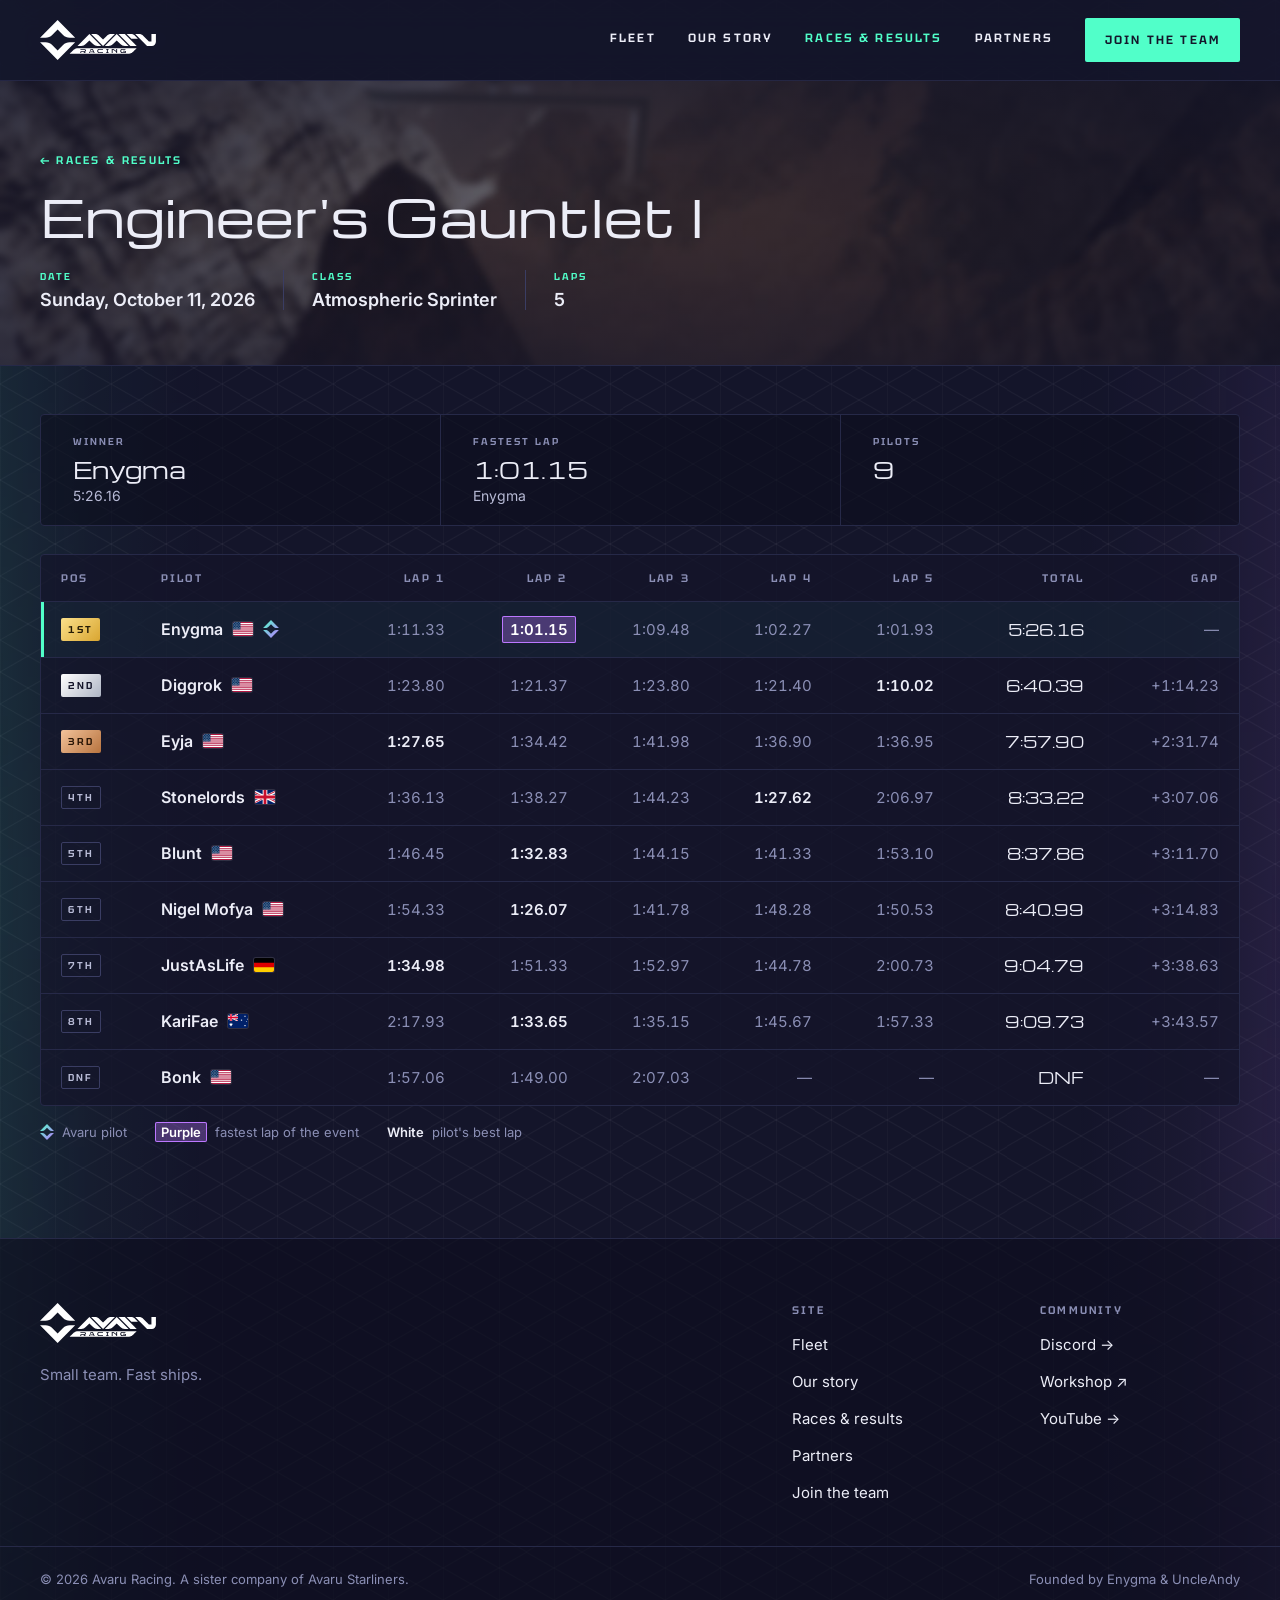
<file: engineers-gauntlet-1.html>
<!doctype html>
<html lang="en">
<head>
<meta charset="utf-8">
<meta name="viewport" content="width=device-width, initial-scale=1">
<meta name="color-scheme" content="dark">
<meta name="theme-color" content="#14152A">
<title>Avaru Racing — Engineer's Gauntlet I results</title>
<link rel="icon" href="assets/avaru-emblem.svg" type="image/svg+xml">
<link rel="preconnect" href="https://fonts.googleapis.com">
<link href="https://fonts.googleapis.com/css2?family=Tektur:wght@600&amp;family=Michroma&amp;family=Inter:wght@400;500;600;700&amp;display=swap" rel="stylesheet">
<style>
html{scroll-padding-top:96px;scroll-behavior:smooth}
body{margin:0;background:#14152A}
a{color:#51FFC9}a:hover{color:#D9B5FF}
@property --sy{syntax:"<number>";inherits:true;initial-value:0}
.av-bg{position:relative;isolation:isolate;background-image:url(assets/iso-grid.svg);background-size:55.426px 64px}
.av-bg::before,.av-bg::after{content:"";position:absolute;top:0;bottom:0;width:min(16vw,240px);z-index:-1;pointer-events:none;-webkit-mask-repeat:repeat-y;mask-repeat:repeat-y;-webkit-mask-image:linear-gradient(180deg,rgba(0,0,0,.55),#000 50%,rgba(0,0,0,.55));mask-image:linear-gradient(180deg,rgba(0,0,0,.55),#000 50%,rgba(0,0,0,.55));animation:av-drift 30s ease-in-out infinite alternate,av-breathe 16s ease-in-out infinite alternate,av-pulse-glow 10s ease-in-out infinite alternate}
.av-bg::before{left:0;transform-origin:left center;background:linear-gradient(90deg,rgba(81,255,201,.11),rgba(81,255,201,.04) 45%,rgba(81,255,201,0));-webkit-mask-size:100% 1800px;mask-size:100% 1800px}
.av-bg::after{right:0;transform-origin:right center;background:linear-gradient(270deg,rgba(188,119,255,.11),rgba(188,119,255,.04) 45%,rgba(188,119,255,0));-webkit-mask-size:100% 2200px;mask-size:100% 2200px;animation-duration:36s,19s,12s;animation-delay:-11s,-6s,-4s}
@keyframes av-drift{from{-webkit-mask-position:0 -120px;mask-position:0 -120px}to{-webkit-mask-position:0 120px;mask-position:0 120px}}
@keyframes av-breathe{from{transform:scaleX(.92)}to{transform:scaleX(1.08)}}
@keyframes av-pulse-glow{from{opacity:.8}to{opacity:1}}
.av-bg>header{position:sticky;top:0;z-index:50;max-width:none!important;padding:18px max(calc(40px * var(--k)), calc((100% - 1200px) / 2))!important;background:rgba(20,21,42,.82);backdrop-filter:blur(14px);-webkit-backdrop-filter:blur(14px);border-bottom:1px solid rgba(38,41,72,.9)}
a,button,article{transition:color .2s ease,transform .25s cubic-bezier(.2,.7,.2,1),box-shadow .25s ease,border-color .2s ease,filter .2s ease,background-size .3s ease}
header nav a:not([style*="background"]),footer nav a{background-image:linear-gradient(90deg,#51FFC9,#BC77FF);background-size:0% 1px;background-repeat:no-repeat;background-position:0 100%;padding-bottom:4px}
header nav a:not([style*="background"]):hover,footer nav a:hover{background-size:100% 1px}
a[style*="padding: 14px 20px"]{transition:transform .45s cubic-bezier(.2,.7,.2,1),box-shadow .45s ease,background-color .45s ease}
a[style*="padding: 14px 20px"]:hover{transform:scale(1.05);background-color:#9CFFE0!important;box-shadow:-8px 0 24px rgba(81,255,201,.32),8px 0 24px rgba(188,119,255,.32)}
a[style*="padding: 14px 20px"]:active{transform:scale(1.01);transition-duration:.15s}
a[style*="padding: 18px 28px"],button[type="submit"]{transition:transform .45s cubic-bezier(.2,.7,.2,1),box-shadow .45s ease}a[style*="padding: 18px 28px"]:hover,button[type="submit"]:hover{transform:scale(1.04);box-shadow:-8px 0 24px rgba(81,255,201,.32),8px 0 24px rgba(188,119,255,.32)}
a[style*="border: 1px solid #3A3D63"][style*="padding: 1"]{border-color:#7A7EA6!important;transition:border-color .3s ease,transform .45s cubic-bezier(.2,.7,.2,1),box-shadow .45s ease}a[style*="border: 1px solid #3A3D63"][style*="padding: 1"]:hover{border-color:#51FFC9!important;transform:scale(1.04);box-shadow:-8px 0 24px rgba(81,255,201,.22),8px 0 24px rgba(188,119,255,.22)}a[style*="border: 1px solid #3A3D63"][style*="padding: 1"]:active{transform:scale(1.01);transition-duration:.15s}
a[style*="letter-spacing: 0.2em"]:not([style*="padding: 1"]):hover,a[style*="letter-spacing: 0.18em"]:not([style*="padding: 1"]):hover{transform:translateX(4px)}
a[style*="border: 1px solid #262948"]:hover{transform:translateY(-3px);border-color:rgba(81,255,201,.55)!important}
article:hover{transform:translateY(-4px);box-shadow:0 18px 40px rgba(0,0,0,.25)}
article[style*="solid"]:hover{border-color:rgba(81,255,201,.45)!important}
@keyframes av-pulse{0%{box-shadow:0 0 0 0 rgba(81,255,201,.55)}70%,100%{box-shadow:0 0 0 10px rgba(81,255,201,0)}}
:root{--k:1;--fs:1;color-scheme:dark}
.av-menu{display:none}
@media (max-width:720px){
:root{--k:.6;--fs:.78}
.av-bg>header{row-gap:0!important;padding-top:12px!important;padding-bottom:12px!important}
.av-bg>header>a img{height:34px!important}
.av-menu{display:inline-flex;flex-direction:column;justify-content:center;gap:5px;width:44px;height:44px;margin-left:auto;padding:0 11px;box-sizing:border-box;background:none;border:1px solid #3A3D63;border-radius:2px;cursor:pointer}
.av-menu span{display:block;height:2px;background:#ECEDF7;transition:transform .25s ease,opacity .2s ease}
.av-bg>header>nav{display:none!important;flex-basis:100%;flex-direction:column!important;align-items:stretch!important;gap:0!important;padding:10px 0 6px}
.av-bg>header.av-open>nav{display:flex!important}
.av-bg>header>nav a{padding:15px 0!important;border-top:1px solid #262948;font-size:13px!important;background-image:none!important}
.av-bg>header>nav a[style*="background"]{margin-top:14px;padding:16px!important;text-align:center;border-top:0}
.av-open .av-menu span:nth-child(1){transform:translateY(7px) rotate(45deg)}
.av-open .av-menu span:nth-child(2){opacity:0}
.av-open .av-menu span:nth-child(3){transform:translateY(-7px) rotate(-45deg)}
}
.av-bg{overflow-x:clip}
.av-photo{position:relative;isolation:isolate}
.av-photo::before,.av-photo::after{content:"";position:absolute;top:0;bottom:0;left:calc(50% - 50vw);right:calc(50% - 50vw);pointer-events:none}
.av-photo:not([style*="border-bottom"]):not([style*="border-top"]){margin-bottom:calc(48px * var(--k))!important}
.av-photo:not([style*="border-bottom"]):not([style*="border-top"])::after{border-bottom:1px solid #262948}
.av-photo::before{z-index:-2;background:var(--img) var(--pos,50% 50%)/cover no-repeat;filter:saturate(.8)}
.av-photo::after{z-index:-1;background:radial-gradient(ellipse 85% 90% at 50% 50%,rgba(20,21,42,var(--tint,.62)),rgba(20,21,42,.93) 100%)}
.av-ref{color:inherit;text-decoration:underline;text-decoration-color:rgba(81,255,201,.55);text-decoration-thickness:1px;text-underline-offset:3px}.av-ref:hover{color:#51FFC9;text-decoration-color:#51FFC9}
@media (max-width:720px){#results table{min-width:0!important}#results thead{display:none}#results tr{display:block;padding:16px 20px}#results tr+tr,#results tbody tr{border-top:1px solid #262948}#results tbody tr:first-child{border-top:0}#results th,#results td{display:block;padding:0!important}#results td:nth-child(2){margin:4px 0 10px;font-size:14px!important}#results td span{white-space:normal!important}}
.av-podium{list-style:none;margin:0;padding:0;border:1px solid #262948;border-radius:4px;background:rgba(12,13,29,.55)}.av-podium li{display:flex;align-items:center;gap:18px;padding:14px 20px}.av-podium li+li{border-top:1px solid #262948}.av-pos{min-width:2.1em;font-family:Michroma,sans-serif;font-size:calc(24px * var(--fs));line-height:1.1;background:linear-gradient(135deg,#FBE08A,#D9A631);-webkit-background-clip:text;background-clip:text;color:transparent}.av-p2 .av-pos{background-image:linear-gradient(135deg,#FFFFFF,#AEB5C4)}.av-who{flex:1;min-width:0;font-family:Michroma,sans-serif;font-size:17px}.av-time{font-family:Tektur,Michroma,sans-serif;font-weight:600;font-size:11px;letter-spacing:.2em;text-transform:uppercase;color:#8B8FB5;white-space:nowrap;font-variant-numeric:tabular-nums}@media (max-width:720px){.av-podium li{gap:12px;padding:12px 16px}.av-who{font-size:15px}.av-time{font-size:10px;letter-spacing:.12em}}
.av-race-img{position:relative;flex:1 1 380px;min-height:280px}.av-race-img img{position:absolute;inset:0;width:100%;height:100%;object-fit:cover;object-position:42% 50%}
.av-shot::before{content:"";position:absolute;inset:0;z-index:1;pointer-events:none;background:linear-gradient(135deg,rgba(81,255,201,.2),rgba(81,255,201,0) 45%,rgba(188,119,255,0) 55%,rgba(188,119,255,.2));opacity:0;transition:opacity .45s ease}
.av-shot::after{content:"";position:absolute;inset:0;pointer-events:none;box-shadow:inset 0 0 60px rgba(12,13,29,.55);transition:opacity .45s ease}
.av-shot:hover::before{opacity:1}
.av-shot:hover::after{opacity:.35}
.av-btn{transition:transform .45s cubic-bezier(.2,.7,.2,1),box-shadow .45s ease}.av-btn:hover{transform:scale(1.05);box-shadow:-8px 0 24px rgba(81,255,201,.32),8px 0 24px rgba(188,119,255,.32)}.av-btn:active{transform:scale(1.01);transition-duration:.15s}
.av-tags{display:inline-flex;flex-wrap:wrap;gap:6px 8px}.av-tag{font-family:Tektur,Michroma,sans-serif;font-weight:600;font-size:10px;letter-spacing:.16em;text-transform:uppercase;white-space:nowrap;color:#D5D7EA;border:1px solid #3A3D63;padding:3px 8px;border-radius:2px;text-decoration:none}.av-tag:hover{color:#51FFC9;border-color:#51FFC9;transform:scale(1.08);box-shadow:-6px 0 16px rgba(81,255,201,.3),6px 0 16px rgba(188,119,255,.3)}.av-tag{display:inline-block;transition:border-color .3s ease,color .3s ease,transform .45s cubic-bezier(.2,.7,.2,1),box-shadow .45s ease}.av-tag-ours{color:#14152A;border-color:transparent;background:linear-gradient(100deg,#51FFC9,#BC77FF) border-box}.av-tag-ours:hover{color:#14152A;border-color:transparent;transform:scale(1.08);box-shadow:-6px 0 16px rgba(81,255,201,.45),6px 0 16px rgba(188,119,255,.45)}.av-tag-ours:active{transform:scale(1.02);transition-duration:.15s}.av-tag-key{display:flex;align-items:center;gap:10px;margin:14px 0 0;font-size:13px;color:#8B8FB5}.av-swatch{flex:0 0 auto;width:48px;height:20px;border-radius:2px;background:linear-gradient(100deg,#51FFC9,#BC77FF)}
@media (prefers-reduced-motion:reduce){*,*::before,*::after{animation:none!important;transition:none!important}}
@keyframes av-rise{from{opacity:0;transform:translateY(24px)}to{opacity:1;transform:none}}
.av-reveal{opacity:0}
.av-reveal.av-in{opacity:1;animation:av-rise .85s cubic-bezier(.2,.7,.2,1) both}
a[aria-label="Avaru Racing home"] img{transition:transform .35s cubic-bezier(.2,.7,.2,1),filter .35s ease}
a[aria-label="Avaru Racing home"]:hover img{transform:translateY(-1px) scale(1.04);filter:drop-shadow(-8px 0 14px rgba(81,255,201,.45)) drop-shadow(8px 0 14px rgba(188,119,255,.5))}
a[aria-label="Avaru Racing home"]:active img{transform:scale(.98)}
</style>
<link rel="stylesheet" href="assets/results.css">
</head>
<body>
<div class="av-bg" style="background-color: #14152A; color: #ECEDF7; font-family: Inter, system-ui, sans-serif; min-height: 100vh">

<header style="max-width: 1280px; margin: 0 auto; padding: 28px calc(40px * var(--k)); display: flex; flex-wrap: wrap; align-items: center; justify-content: space-between; gap: 24px">
<a href="index.html" aria-label="Avaru Racing home" style="display: flex"><img src="assets/avaru-racing-logo.svg" alt="Avaru Racing" style="height: 40px; width: auto"></a>
<button type="button" class="av-menu" aria-expanded="false" aria-controls="site-nav" aria-label="Menu"><span></span><span></span><span></span></button>
<nav id="site-nav" aria-label="Main" style="display: flex; flex-wrap: wrap; align-items: center; gap: 32px; font-family: Tektur, Michroma, sans-serif; font-weight: 600; font-size: 12px; letter-spacing: 0.18em; text-transform: uppercase">
<a href="fleet.html" style="color: #ECEDF7; text-decoration: none">Fleet</a>
<a href="story.html" style="color: #ECEDF7; text-decoration: none">Our story</a>
<a href="races.html" aria-current="page" style="color: #51FFC9; text-decoration: none">Races &amp; results</a>
<a href="partners.html" style="color: #ECEDF7; text-decoration: none">Partners</a>
<a href="join.html" style="color: #14152A; background: #51FFC9; padding: 14px 20px; border-radius: 2px; text-decoration: none">Join the team</a>
</nav>
</header>

<section class="av-photo" style="--img: url(assets/bg/track-106.jpg); --pos: 50% 50%; max-width: 1280px; margin: 0 auto; padding: calc(72px * var(--k)) calc(40px * var(--k)) calc(56px * var(--k)); display: flex; flex-direction: column; gap: 20px">
<a href="races.html#results" style="align-self: flex-start; font-family: Tektur, Michroma, sans-serif; font-weight: 600; font-size: 11px; letter-spacing: 0.2em; text-transform: uppercase; color: #51FFC9; text-decoration: none">← Races &amp; results</a>
<h1 style="margin: 0; font-family: Michroma, sans-serif; font-weight: 400; font-size: clamp(30px, 4vw, 56px); line-height: 1.15; text-wrap: balance">Engineer's Gauntlet I</h1>
<dl class="av-ev-meta"><div><dt>Date</dt><dd>Sunday, October 11, 2026</dd></div><div><dt>Class</dt><dd>Atmospheric Sprinter</dd></div><div><dt>Laps</dt><dd>5</dd></div></dl>
</section>

<section id="classification" aria-label="Full results" style="max-width: 1280px; margin: 0 auto; padding: 0 calc(40px * var(--k)) calc(96px * var(--k))">
<dl class="av-ev-sum" data-ev-sum></dl>
<p class="av-ev-pending" data-ev-pending hidden>Official times are still to come. Lap times will appear here once the results are posted.</p>
<div class="av-ev-wrap"><table class="av-ev">
<thead data-ev-head></thead>
<tbody data-ev-rows></tbody>
</table></div>
<p class="av-ev-key"><span><img src="assets/avaru-emblem.svg" alt="" width="14" height="16">Avaru pilot</span><span><b class="av-fl-key">Purple</b> fastest lap of the event</span><span><b style="color: #ECEDF7">White</b> pilot's best lap</span></p>
</section>

<!--
  RESULTS DATA.
  laps: lap times as "m:ss.ss" or "ss.ss" (penalties already included).
  total: the official total from the timing sheet (shown as given, not added up from the laps).
  flag: two-letter country code matching assets/flags/<code>.svg. team "Avaru" marks our pilots.
  status: "DNF" (attempt not finished) or "DNS" (no attempt) puts a pilot at the bottom.
  pos is optional; without it, pilots are ordered by total.
-->
<script type="application/json" id="av-results">
{
  "laps": 5,
  "entries": [
    { "pilot": "Enygma",      "flag": "us", "country": "United States",  "team": "Avaru", "laps": ["1:11.33", "1:01.15", "1:09.48", "1:02.27", "1:01.93"], "total": "5:26.16" },
    { "pilot": "Diggrok",     "flag": "us", "country": "United States",  "laps": ["1:23.80", "1:21.37", "1:23.80", "1:21.40", "1:10.02"], "total": "6:40.39" },
    { "pilot": "Eyja",        "flag": "us", "country": "United States",  "laps": ["1:27.65", "1:34.42", "1:41.98", "1:36.90", "1:36.95"], "total": "7:57.90" },
    { "pilot": "Stonelords",  "flag": "gb", "country": "United Kingdom", "laps": ["1:36.13", "1:38.27", "1:44.23", "1:27.62", "2:06.97"], "total": "8:33.22" },
    { "pilot": "Blunt",       "flag": "us", "country": "United States",  "laps": ["1:46.45", "1:32.83", "1:44.15", "1:41.33", "1:53.10"], "total": "8:37.86" },
    { "pilot": "Nigel Mofya", "flag": "us", "country": "United States",  "laps": ["1:54.33", "1:26.07", "1:41.78", "1:48.28", "1:50.53"], "total": "8:40.99" },
    { "pilot": "JustAsLife",  "flag": "de", "country": "Germany",        "laps": ["1:34.98", "1:51.33", "1:52.97", "1:44.78", "2:00.73"], "total": "9:04.79" },
    { "pilot": "KariFae",     "flag": "au", "country": "Australia",      "laps": ["2:17.93", "1:33.65", "1:35.15", "1:45.67", "1:57.33"], "total": "9:09.73" },
    { "pilot": "Bonk",        "flag": "us", "country": "United States",  "laps": ["1:57.06", "1:49.00", "2:07.03"], "status": "DNF" }
  ]
}
</script>
<script src="assets/results.js"></script>

<footer style="border-top: 1px solid #262948; background: rgba(12, 13, 29, 0.6)">
<div style="max-width: 1280px; margin: 0 auto; padding: calc(64px * var(--k)) calc(40px * var(--k)) calc(40px * var(--k)); display: flex; flex-wrap: wrap; justify-content: space-between; gap: calc(48px * var(--k))">
<div style="flex: 1 1 320px; display: flex; flex-direction: column; gap: 20px"><a href="index.html" aria-label="Avaru Racing home" style="display: flex"><img src="assets/avaru-racing-logo.svg" alt="Avaru Racing" style="height: 40px; width: auto"></a><p style="margin: 0; max-width: 340px; font-size: 15px; line-height: 1.6; color: #8B8FB5">Small team. Fast ships.</p></div>
<nav aria-label="Site" style="flex: 0 1 200px; display: flex; flex-direction: column; gap: 14px; font-size: 15px"><p style="margin: 0 0 4px; font-family: Tektur, Michroma, sans-serif; font-weight: 600; font-size: 11px; letter-spacing: 0.2em; text-transform: uppercase; color: #8B8FB5">Site</p><a href="fleet.html" style="color: #ECEDF7; text-decoration: none">Fleet</a><a href="story.html" style="color: #ECEDF7; text-decoration: none">Our story</a><a href="races.html" style="color: #ECEDF7; text-decoration: none">Races &amp; results</a><a href="partners.html" style="color: #ECEDF7; text-decoration: none">Partners</a><a href="join.html" style="color: #ECEDF7; text-decoration: none">Join the team</a></nav>
<nav aria-label="Community" style="flex: 0 1 200px; display: flex; flex-direction: column; gap: 14px; font-size: 15px"><p style="margin: 0 0 4px; font-family: Tektur, Michroma, sans-serif; font-weight: 600; font-size: 11px; letter-spacing: 0.2em; text-transform: uppercase; color: #8B8FB5">Community</p><a href="coming-soon.html#discord" title="Coming soon" style="color: #ECEDF7; text-decoration: none">Discord →</a><a href="https://steamcommunity.com/sharedfiles/filedetails/?id=3838825560" target="_blank" rel="noopener" style="color: #ECEDF7; text-decoration: none">Workshop ↗</a><a href="coming-soon.html#youtube" title="Coming soon" style="color: #ECEDF7; text-decoration: none">YouTube →</a></nav>
</div>
<div style="max-width: 1280px; margin: 0 auto; padding: 24px calc(40px * var(--k)) calc(40px * var(--k)); border-top: 1px solid #262948; display: flex; flex-wrap: wrap; justify-content: space-between; gap: 16px; font-size: 13px; color: #8B8FB5">
<span>© 2026 Avaru Racing. A sister company of Avaru Starliners.</span><span>Founded by Enygma &amp; UncleAndy</span>
</div>
</footer>

</div>
<script>
(function () {
  function start() {
    var reduce = window.matchMedia && window.matchMedia('(prefers-reduced-motion: reduce)').matches;
    var root = document.querySelector('.av-bg');
    // background glows drift as the page scrolls
    if (root && !reduce) {
      var ticking = false;
      var update = function () {
        ticking = false;
        var se = document.scrollingElement || document.documentElement;
        var max = Math.max(1, se.scrollHeight - window.innerHeight);
        root.style.setProperty('--sy', Math.min(1, Math.max(0, se.scrollTop / max)).toFixed(4));
      };
      window.addEventListener('scroll', function () { if (!ticking) { ticking = true; requestAnimationFrame(update); } }, { passive: true });
      update();
    }
    // sections fade and rise in as they come into view
    if (reduce || typeof IntersectionObserver === 'undefined') return;
    var els = Array.prototype.slice.call(document.querySelectorAll('.av-bg > nav, .av-bg > section'));
    els.forEach(function (el) { el.classList.add('av-reveal'); });
    var io = new IntersectionObserver(function (entries) {
      var n = 0;
      entries.forEach(function (e) {
        if (!e.isIntersecting) return;
        var t = e.target; t.style.animationDelay = (n++ * 110) + 'ms';
        requestAnimationFrame(function () { t.classList.add('av-in'); });
        io.unobserve(t);
      });
    }, { threshold: 0.08, rootMargin: '0px 0px -6% 0px' });
    els.forEach(function (el) { io.observe(el); });
    window.addEventListener('beforeprint', function () { els.forEach(function (el) { el.classList.add('av-in'); }); });
  }
  if (document.readyState === 'loading') document.addEventListener('DOMContentLoaded', start); else start();
})();
</script>
<script>
(function () {
  var h = document.querySelector('.av-bg > header'), b = h && h.querySelector('.av-menu');
  if (!b) return;
  function set(open) { h.classList.toggle('av-open', open); b.setAttribute('aria-expanded', open ? 'true' : 'false'); }
  b.addEventListener('click', function () { set(!h.classList.contains('av-open')); });
  h.querySelectorAll('nav a').forEach(function (a) { a.addEventListener('click', function () { set(false); }); });
  window.addEventListener('resize', function () { if (window.innerWidth > 720) set(false); });
})();
</script>
</body>
</html>
</file>
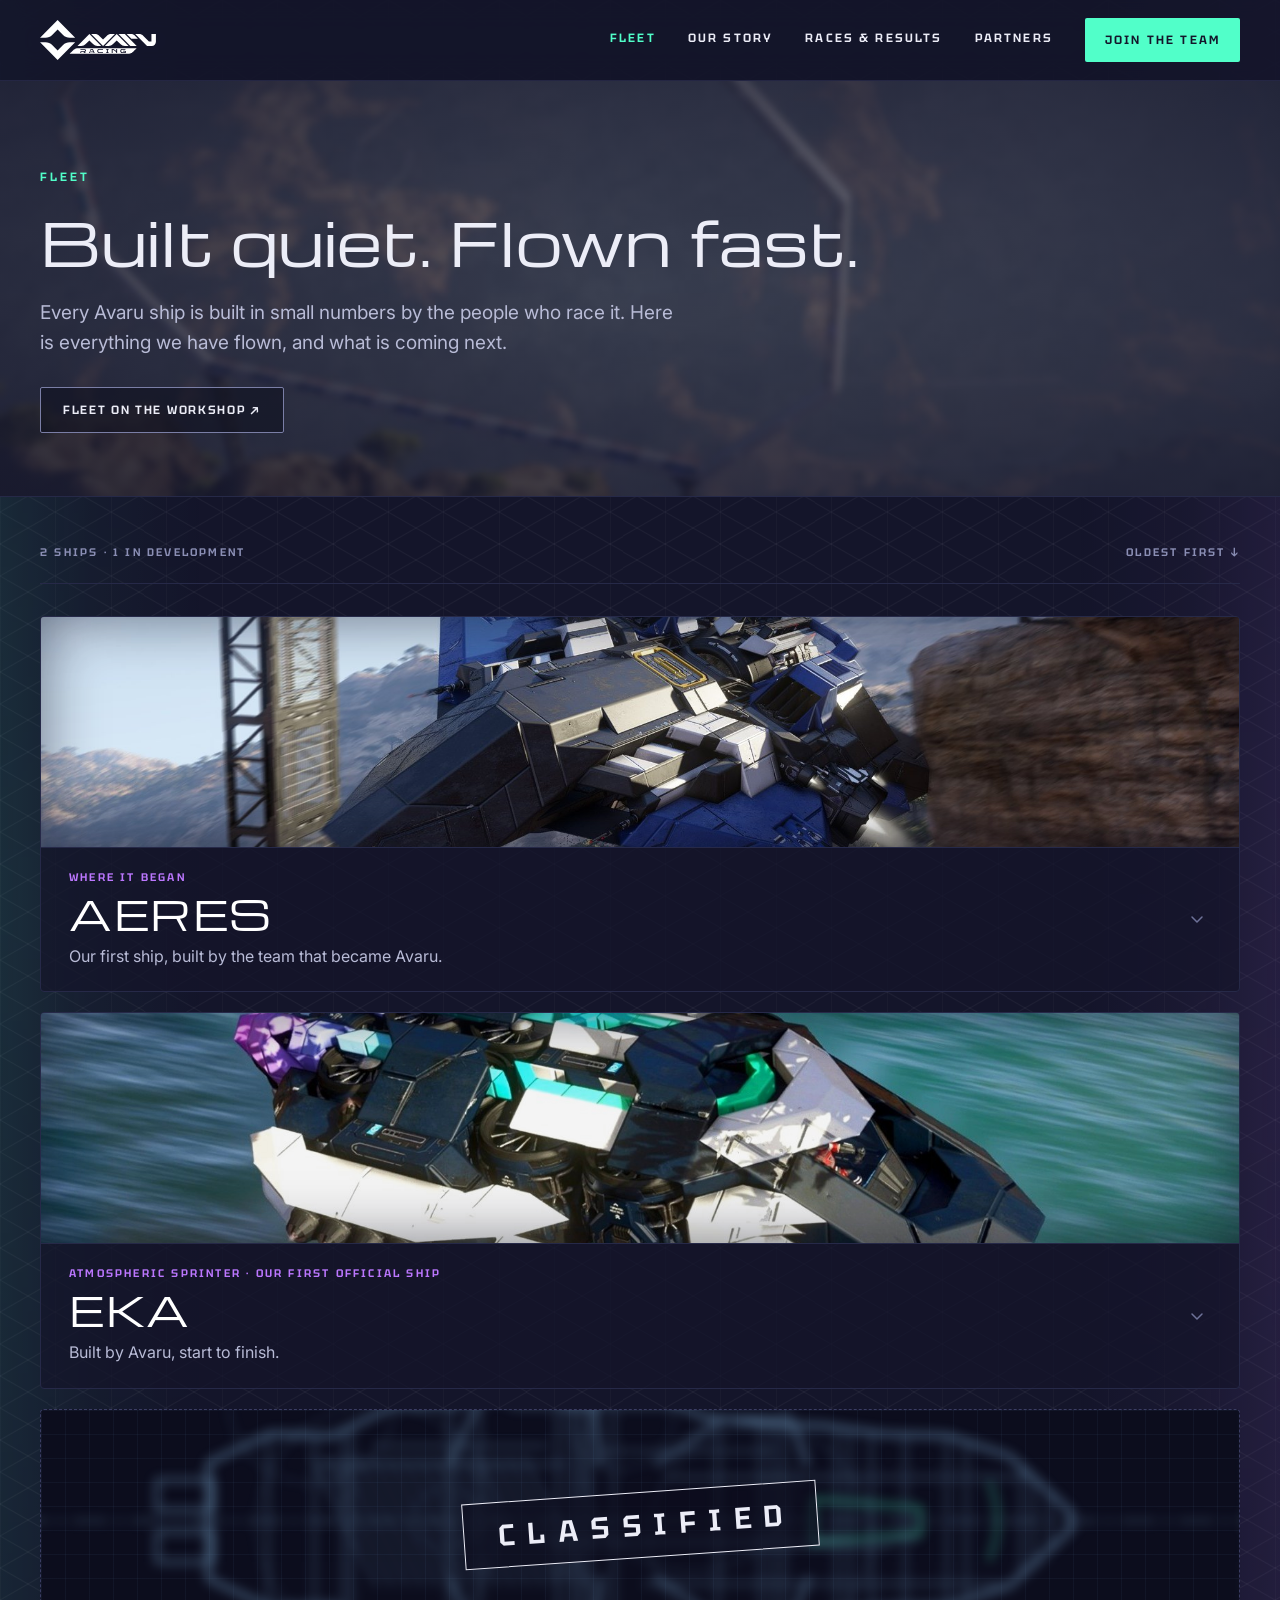
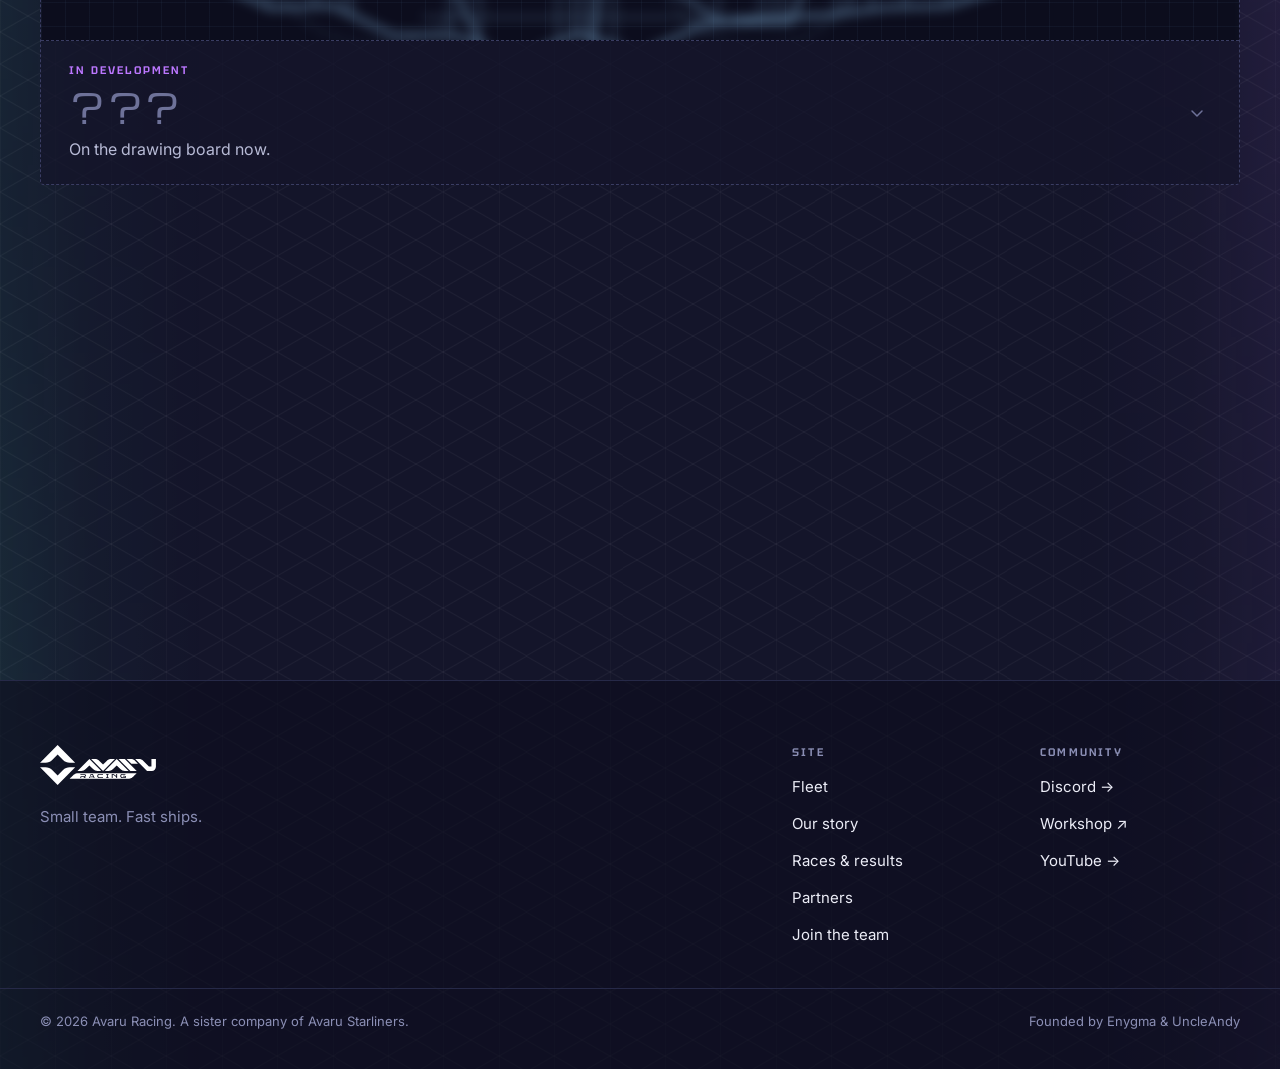
<file: fleet.html>
<!doctype html>
<html lang="en">
<head>
<meta charset="utf-8">
<meta name="viewport" content="width=device-width, initial-scale=1">
<meta name="color-scheme" content="dark">
<meta name="theme-color" content="#14152A">
<title>Avaru Racing — Fleet</title>
<link rel="icon" href="assets/avaru-emblem.svg" type="image/svg+xml">
<link rel="preconnect" href="https://fonts.googleapis.com">
<link href="https://fonts.googleapis.com/css2?family=Tektur:wght@600&amp;family=Michroma&amp;family=Inter:wght@400;500;600;700&amp;display=swap" rel="stylesheet">
<style>
html{scroll-padding-top:96px;scroll-behavior:smooth}
body{margin:0;background:#14152A}
a{color:#51FFC9}a:hover{color:#D9B5FF}
@property --sy{syntax:"<number>";inherits:true;initial-value:0}
.av-bg{position:relative;isolation:isolate;background-image:url(assets/iso-grid.svg);background-size:55.426px 64px}
.av-bg::before,.av-bg::after{content:"";position:absolute;top:0;bottom:0;width:min(16vw,240px);z-index:-1;pointer-events:none;-webkit-mask-repeat:repeat-y;mask-repeat:repeat-y;-webkit-mask-image:linear-gradient(180deg,rgba(0,0,0,.55),#000 50%,rgba(0,0,0,.55));mask-image:linear-gradient(180deg,rgba(0,0,0,.55),#000 50%,rgba(0,0,0,.55));animation:av-drift 30s ease-in-out infinite alternate,av-breathe 16s ease-in-out infinite alternate,av-pulse-glow 10s ease-in-out infinite alternate}
.av-bg::before{left:0;transform-origin:left center;background:linear-gradient(90deg,rgba(81,255,201,.11),rgba(81,255,201,.04) 45%,rgba(81,255,201,0));-webkit-mask-size:100% 1800px;mask-size:100% 1800px}
.av-bg::after{right:0;transform-origin:right center;background:linear-gradient(270deg,rgba(188,119,255,.11),rgba(188,119,255,.04) 45%,rgba(188,119,255,0));-webkit-mask-size:100% 2200px;mask-size:100% 2200px;animation-duration:36s,19s,12s;animation-delay:-11s,-6s,-4s}
@keyframes av-drift{from{-webkit-mask-position:0 -120px;mask-position:0 -120px}to{-webkit-mask-position:0 120px;mask-position:0 120px}}
@keyframes av-breathe{from{transform:scaleX(.92)}to{transform:scaleX(1.08)}}
@keyframes av-pulse-glow{from{opacity:.8}to{opacity:1}}
.av-bg>header{position:sticky;top:0;z-index:50;max-width:none!important;padding:18px max(calc(40px * var(--k)), calc((100% - 1200px) / 2))!important;background:rgba(20,21,42,.82);backdrop-filter:blur(14px);-webkit-backdrop-filter:blur(14px);border-bottom:1px solid rgba(38,41,72,.9)}
a,button,article{transition:color .2s ease,transform .25s cubic-bezier(.2,.7,.2,1),box-shadow .25s ease,border-color .2s ease,filter .2s ease,background-size .3s ease}
header nav a:not([style*="background"]),footer nav a{background-image:linear-gradient(90deg,#51FFC9,#BC77FF);background-size:0% 1px;background-repeat:no-repeat;background-position:0 100%;padding-bottom:4px}
header nav a:not([style*="background"]):hover,footer nav a:hover{background-size:100% 1px}
a[style*="padding: 14px 20px"]{transition:transform .45s cubic-bezier(.2,.7,.2,1),box-shadow .45s ease,background-color .45s ease}
a[style*="padding: 14px 20px"]:hover{transform:scale(1.05);background-color:#9CFFE0!important;box-shadow:-8px 0 24px rgba(81,255,201,.32),8px 0 24px rgba(188,119,255,.32)}
a[style*="padding: 14px 20px"]:active{transform:scale(1.01);transition-duration:.15s}
a[style*="padding: 18px 28px"],button[type="submit"]{transition:transform .45s cubic-bezier(.2,.7,.2,1),box-shadow .45s ease}a[style*="padding: 18px 28px"]:hover,button[type="submit"]:hover{transform:scale(1.04);box-shadow:-8px 0 24px rgba(81,255,201,.32),8px 0 24px rgba(188,119,255,.32)}
a[style*="border: 1px solid #3A3D63"][style*="padding: 1"]{border-color:#7A7EA6!important;transition:border-color .3s ease,transform .45s cubic-bezier(.2,.7,.2,1),box-shadow .45s ease}a[style*="border: 1px solid #3A3D63"][style*="padding: 1"]:hover{border-color:#51FFC9!important;transform:scale(1.04);box-shadow:-8px 0 24px rgba(81,255,201,.22),8px 0 24px rgba(188,119,255,.22)}a[style*="border: 1px solid #3A3D63"][style*="padding: 1"]:active{transform:scale(1.01);transition-duration:.15s}
a[style*="letter-spacing: 0.2em"]:not([style*="padding: 1"]):hover,a[style*="letter-spacing: 0.18em"]:not([style*="padding: 1"]):hover{transform:translateX(4px)}
a[style*="border: 1px solid #262948"]:hover{transform:translateY(-3px);border-color:rgba(81,255,201,.55)!important}
article:hover{transform:translateY(-4px);box-shadow:0 18px 40px rgba(0,0,0,.25)}
article[style*="solid"]:hover{border-color:rgba(81,255,201,.45)!important}
:root{--k:1;--fs:1;color-scheme:dark}
.av-menu{display:none}
@media (max-width:720px){
:root{--k:.6;--fs:.78}
.av-bg>header{row-gap:0!important;padding-top:12px!important;padding-bottom:12px!important}
.av-bg>header>a img{height:34px!important}
.av-menu{display:inline-flex;flex-direction:column;justify-content:center;gap:5px;width:44px;height:44px;margin-left:auto;padding:0 11px;box-sizing:border-box;background:none;border:1px solid #3A3D63;border-radius:2px;cursor:pointer}
.av-menu span{display:block;height:2px;background:#ECEDF7;transition:transform .25s ease,opacity .2s ease}
.av-bg>header>nav{display:none!important;flex-basis:100%;flex-direction:column!important;align-items:stretch!important;gap:0!important;padding:10px 0 6px}
.av-bg>header.av-open>nav{display:flex!important}
.av-bg>header>nav a{padding:15px 0!important;border-top:1px solid #262948;font-size:13px!important;background-image:none!important}
.av-bg>header>nav a[style*="background"]{margin-top:14px;padding:16px!important;text-align:center;border-top:0}
.av-open .av-menu span:nth-child(1){transform:translateY(7px) rotate(45deg)}
.av-open .av-menu span:nth-child(2){opacity:0}
.av-open .av-menu span:nth-child(3){transform:translateY(-7px) rotate(-45deg)}
}
.av-bg{overflow-x:clip}
.av-photo{position:relative;isolation:isolate}
.av-photo::before,.av-photo::after{content:"";position:absolute;top:0;bottom:0;left:calc(50% - 50vw);right:calc(50% - 50vw);pointer-events:none}
.av-photo:not([style*="border-bottom"]):not([style*="border-top"]){margin-bottom:calc(48px * var(--k))!important}
.av-photo:not([style*="border-bottom"]):not([style*="border-top"])::after{border-bottom:1px solid #262948}
.av-photo::before{z-index:-2;background:var(--img) var(--pos,50% 50%)/cover no-repeat;filter:saturate(.8)}
.av-photo::after{z-index:-1;background:radial-gradient(ellipse 85% 90% at 50% 50%,rgba(20,21,42,var(--tint,.62)),rgba(20,21,42,.93) 100%)}
.av-shot::before{content:"";position:absolute;inset:0;z-index:1;pointer-events:none;background:linear-gradient(135deg,rgba(81,255,201,.2),rgba(81,255,201,0) 45%,rgba(188,119,255,0) 55%,rgba(188,119,255,.2));opacity:0;transition:opacity .45s ease}
.av-shot::after{content:"";position:absolute;inset:0;pointer-events:none;box-shadow:inset 0 0 60px rgba(12,13,29,.55);transition:opacity .45s ease}
.av-ship>summary:hover .av-shot::before,.av-shot:hover::before{opacity:1}
.av-ship>summary:hover .av-shot::after,.av-shot:hover::after{opacity:.35}
.av-ships{display:flex;flex-direction:column;gap:20px}
.av-ship{border:1px solid #262948;border-radius:4px;background:rgba(20,21,42,.7);overflow:hidden;transition:border-color .25s ease}
.av-ship.av-classified{border-style:dashed;border-color:#3A3D63}
.av-ship:hover,.av-ship[open]{border-color:rgba(81,255,201,.45)}
.av-ship>summary{display:block;list-style:none;cursor:pointer}
.av-ship>summary::-webkit-details-marker{display:none}
.av-ship>summary:focus-visible{outline:2px solid #51FFC9;outline-offset:-2px}
.av-ship-img{position:relative;height:clamp(150px,18vw,230px);overflow:hidden;border-bottom:1px solid #262948;transition:height .5s cubic-bezier(.2,.7,.2,1)}
.av-classified .av-ship-img{border-bottom-style:dashed;border-bottom-color:#3A3D63}
.av-ship[open] .av-ship-img{height:clamp(220px,40vw,500px)}
.av-ship-img img{position:absolute;inset:0;width:100%;height:100%;object-fit:cover;object-position:44% 56%}
.av-ship-head{display:flex;align-items:center;gap:20px;padding:22px 28px}
.av-ship-titles{flex:1;min-width:0;display:flex;flex-direction:column;gap:10px}
.av-ship-toggle{flex:0 0 auto;display:grid;place-items:center;width:28px;height:28px;color:#6E7299;transition:transform .3s ease,color .3s ease}
.av-ship>summary:hover .av-ship-toggle{color:#B8BBD6}
.av-ship[open] .av-ship-toggle{transform:rotate(180deg);color:#51FFC9}
.av-ship-body{padding:0 28px 32px;display:flex;flex-wrap:wrap;align-items:flex-start;gap:28px 48px;animation:av-ship-open .45s cubic-bezier(.2,.7,.2,1)}
.av-ship-gallery{flex:1 1 100%;display:grid;grid-template-columns:repeat(auto-fill,minmax(min(300px,100%),1fr));gap:12px}
@keyframes av-ship-open{from{opacity:0;transform:translateY(-8px)}to{opacity:1;transform:none}}
@media (max-width:720px){.av-ship-head{padding:18px 20px}.av-ship-body{padding:0 20px 24px}}
.av-bp-wrap{display:flex;align-items:center;justify-content:center;background-color:#0C0D1D;background-image:linear-gradient(rgba(135,187,228,.05) 1px,transparent 1px),linear-gradient(90deg,rgba(135,187,228,.05) 1px,transparent 1px);background-size:24px 24px}
.av-bp{position:absolute;left:-4%;top:-4%;width:108%;height:108%;filter:blur(6px);opacity:.6}
.av-stamp{position:relative;z-index:2;font-family:Tektur,Michroma,sans-serif;font-weight:600;font-size:clamp(18px,2.4vw,30px);letter-spacing:.42em;text-transform:uppercase;color:#ECEDF7;border:1.5px solid #ECEDF7;padding:.42em .7em .42em 1.12em;background:rgba(12,13,29,.6);transform:rotate(-4deg)}
.av-btn{transition:transform .45s cubic-bezier(.2,.7,.2,1),box-shadow .45s ease}.av-btn:hover{transform:scale(1.05);box-shadow:-8px 0 24px rgba(81,255,201,.32),8px 0 24px rgba(188,119,255,.32)}.av-btn:active{transform:scale(1.01);transition-duration:.15s}
.av-ship.av-closing .av-ship-img{height:clamp(150px,18vw,230px)!important}
@media (max-width:720px){#eka .av-ship-img img{inset:auto;left:0;top:50%;width:100%;height:auto;object-fit:fill;transform-origin:50% 42%;transform:translateY(-42%) scale(1);transition:transform .5s cubic-bezier(.2,.7,.2,1)}#eka[open] .av-ship-img img{transform:translateY(-42%) scale(1.19)}#eka.av-closing .av-ship-img img{transform:translateY(-42%) scale(1)}}
@media (max-width:720px){.av-honours>span:not(:first-child){white-space:normal!important}}
.av-ref{color:inherit;text-decoration:underline;text-decoration-color:rgba(81,255,201,.55);text-decoration-thickness:1px;text-underline-offset:3px}.av-ref:hover{color:#51FFC9;text-decoration-color:#51FFC9}
@media (prefers-reduced-motion:reduce){*,*::before,*::after{animation:none!important;transition:none!important}}
@keyframes av-rise{from{opacity:0;transform:translateY(24px)}to{opacity:1;transform:none}}
.av-reveal{opacity:0}
.av-reveal.av-in{opacity:1;animation:av-rise .85s cubic-bezier(.2,.7,.2,1) both}
a[aria-label="Avaru Racing home"] img{transition:transform .35s cubic-bezier(.2,.7,.2,1),filter .35s ease}
a[aria-label="Avaru Racing home"]:hover img{transform:translateY(-1px) scale(1.04);filter:drop-shadow(-8px 0 14px rgba(81,255,201,.45)) drop-shadow(8px 0 14px rgba(188,119,255,.5))}
a[aria-label="Avaru Racing home"]:active img{transform:scale(.98)}
</style>
</head>
<body>
<div class="av-bg" style="background-color: #14152A; color: #ECEDF7; font-family: Inter, system-ui, sans-serif; min-height: 100vh">

<header style="max-width: 1280px; margin: 0 auto; padding: 28px calc(40px * var(--k)); display: flex; flex-wrap: wrap; align-items: center; justify-content: space-between; gap: 24px">
<a href="index.html" aria-label="Avaru Racing home" style="display: flex"><img src="assets/avaru-racing-logo.svg" alt="Avaru Racing" style="height: 40px; width: auto"></a>
<button type="button" class="av-menu" aria-expanded="false" aria-controls="site-nav" aria-label="Menu"><span></span><span></span><span></span></button>
<nav id="site-nav" aria-label="Main" style="display: flex; flex-wrap: wrap; align-items: center; gap: 32px; font-family: Tektur, Michroma, sans-serif; font-weight: 600; font-size: 12px; letter-spacing: 0.18em; text-transform: uppercase">
<a href="fleet.html" aria-current="page" style="color: #51FFC9; text-decoration: none">Fleet</a>
<a href="story.html" style="color: #ECEDF7; text-decoration: none">Our story</a>
<a href="races.html" style="color: #ECEDF7; text-decoration: none">Races &amp; results</a>
<a href="partners.html" style="color: #ECEDF7; text-decoration: none">Partners</a>
<a href="join.html" style="color: #14152A; background: #51FFC9; padding: 14px 20px; border-radius: 2px; text-decoration: none">Join the team</a>
</nav>
</header>

<section class="av-photo" style="--img: url(assets/bg/track-201.jpg); --pos: 50% 35%; max-width: 1280px; margin: 0 auto; padding: calc(88px * var(--k)) calc(40px * var(--k)) calc(64px * var(--k)); display: flex; flex-direction: column; gap: 24px">
<p style="margin: 0; font-family: Tektur, Michroma, sans-serif; font-weight: 600; font-size: 12px; letter-spacing: 0.24em; text-transform: uppercase; color: #51FFC9">Fleet</p>
<h1 style="margin: 0; font-family: Michroma, sans-serif; font-weight: 400; font-size: clamp(36px, 4.6vw, 64px); line-height: 1.1">Built quiet. Flown fast.</h1>
<p style="margin: 0; max-width: 640px; font-size: 19px; line-height: 1.6; color: #B8BBD6">Every Avaru ship is built in small numbers by the people who race it. Here is everything we have flown, and what is coming next.</p>
<div style="display: flex; flex-wrap: wrap; gap: 12px; padding-top: 4px"><a href="https://steamcommunity.com/sharedfiles/filedetails/?id=3838825560" target="_blank" rel="noopener" class="av-btn" style="font-family: Tektur, Michroma, sans-serif; font-weight: 600; font-size: 12px; letter-spacing: 0.14em; text-transform: uppercase; text-decoration: none; color: #ECEDF7; background: rgba(12, 13, 29, 0.55); border: 1px solid #3A3D63; padding: 14px 22px; border-radius: 2px">Fleet on the Workshop ↗</a></div>
</section>

<section aria-label="All ships" style="max-width: 1280px; margin: 0 auto; padding: 0 calc(40px * var(--k)) calc(112px * var(--k))">
<div style="display: flex; flex-wrap: wrap; justify-content: space-between; align-items: center; gap: 16px; padding-bottom: 24px; border-bottom: 1px solid #262948; margin-bottom: 32px">
<p style="margin: 0; font-family: Tektur, Michroma, sans-serif; font-weight: 600; font-size: 11px; letter-spacing: 0.2em; text-transform: uppercase; color: #8B8FB5">2 ships · 1 in development</p>
<p style="margin: 0; font-family: Tektur, Michroma, sans-serif; font-weight: 600; font-size: 11px; letter-spacing: 0.2em; text-transform: uppercase; color: #8B8FB5">Oldest first ↓</p>
</div>
<div class="av-ships">
<details class="av-ship" id="aeres">
<summary>
<div class="av-ship-img av-shot"><img src="assets/aeres-hero.jpg" alt="The Aeres racing through a gate past a canyon wall" loading="lazy"></div>
<div class="av-ship-head"><div class="av-ship-titles"><p style="margin: 0; font-family: Tektur, Michroma, sans-serif; font-weight: 600; font-size: 11px; letter-spacing: 0.2em; text-transform: uppercase; color: #BC77FF">Where it began</p><h3 style="margin: 0; font-family: Michroma, sans-serif; font-weight: 400; font-size: calc(40px * var(--fs)); line-height: 1; letter-spacing: 0.04em; color: #FFFFFF">AERES</h3><p style="margin: 0; font-size: 16px; line-height: 1.6; color: #B8BBD6">Our first ship, built by the team that became Avaru.</p></div><span class="av-ship-toggle" aria-hidden="true"><svg width="18" height="18" viewBox="0 0 18 18" fill="none"><path d="M4 7l5 5 5-5" stroke="currentColor" stroke-width="1.5" stroke-linecap="round" stroke-linejoin="round"/></svg></span></div>
</summary>
<div class="av-ship-body">
<p style="margin: 0; font-size: 16px; line-height: 1.6; color: #B8BBD6; flex: 1 1 420px; max-width: 640px; font-size: 17px; line-height: 1.7">Paradox Design and Uncle Andy Industries built the Aeres to race, and every choice on it came down to speed. The engineers who worked on it got hooked. When the project ended, twenty-odd of them quit their jobs so they could keep building race ships. That became Avaru.</p>
<dl style="flex: 1 1 360px; margin: 0; display: grid; grid-template-columns: repeat(auto-fit, minmax(150px, 1fr)); gap: 1px; background: #262948; border: 1px solid #262948; align-self: start"><div style="background: #14152A; padding: 18px 20px"><dt style="margin: 0; font-family: Tektur, Michroma, sans-serif; font-weight: 600; font-size: 11px; letter-spacing: 0.2em; text-transform: uppercase; color: #8B8FB5">Class</dt><dd style="margin: 8px 0 0; font-size: 17px">Light Atmo Smuggler</dd></div><div style="background: #14152A; padding: 18px 20px"><dt style="margin: 0; font-family: Tektur, Michroma, sans-serif; font-weight: 600; font-size: 11px; letter-spacing: 0.2em; text-transform: uppercase; color: #8B8FB5">Mass</dt><dd style="margin: 8px 0 0; font-size: 17px">30,000 kg</dd></div><div style="background: #14152A; padding: 18px 20px"><dt style="margin: 0; font-family: Tektur, Michroma, sans-serif; font-weight: 600; font-size: 11px; letter-spacing: 0.2em; text-transform: uppercase; color: #8B8FB5">Built by</dt><dd style="margin: 8px 0 0; font-size: 17px">Paradox × UAI</dd></div></dl>
<div class="av-honours" style="flex: 1 1 100%; display: flex; flex-wrap: wrap; align-items: center; gap: 6px 0"><span style="font-family: Tektur, Michroma, sans-serif; font-weight: 600; font-size: 11px; letter-spacing: 0.2em; text-transform: uppercase; color: #8B8FB5; margin-right: 20px">Honours</span><span style="display: inline-flex; align-items: center; gap: 8px; margin: 3px 16px 3px 0; white-space: nowrap"><span style="display: inline-flex; gap: 4px"><span style="font-family: Tektur, Michroma, sans-serif; font-weight: 600; font-size: 11px; letter-spacing: 0.2em; text-transform: uppercase; font-size: 10px; color: #241A04; background: linear-gradient(135deg, #FBE08A, #D9A631); padding: 4px 8px; border-radius: 2px">1st</span><span style="font-family: Tektur, Michroma, sans-serif; font-weight: 600; font-size: 11px; letter-spacing: 0.2em; text-transform: uppercase; font-size: 10px; color: #14152A; background: linear-gradient(135deg, #FFFFFF, #AEB5C4); padding: 4px 8px; border-radius: 2px">2nd</span></span><a class="av-ref" href="kemik-canyon-endurance-1.html">Kemik Canyon Endurance I</a></span><span style="display: inline-flex; align-items: center; gap: 8px; margin: 3px 16px 3px 0; white-space: nowrap"><span style="display: inline-flex; gap: 4px"><span style="font-family: Tektur, Michroma, sans-serif; font-weight: 600; font-size: 11px; letter-spacing: 0.2em; text-transform: uppercase; font-size: 10px; color: #14152A; background: linear-gradient(135deg, #FFFFFF, #AEB5C4); padding: 4px 8px; border-radius: 2px">2nd</span></span><a class="av-ref" href="greeble-contest-2.html">Greeble Contest II</a></span></div>
<div class="av-ship-gallery"><div class="av-shot" style="position: relative; aspect-ratio: 16 / 9; border: 1px solid #262948; border-radius: 4px; overflow: hidden"><img src="assets/ships/aeres-front.jpg" alt="The Aeres from the front, above a planet" loading="lazy" style="position: absolute; inset: 0; width: 100%; height: 100%; object-fit: cover"></div><div class="av-shot" style="position: relative; aspect-ratio: 16 / 9; border: 1px solid #262948; border-radius: 4px; overflow: hidden"><img src="assets/ships/aeres-side.jpg" alt="The Aeres in profile" loading="lazy" style="position: absolute; inset: 0; width: 100%; height: 100%; object-fit: cover"></div><div class="av-shot" style="position: relative; aspect-ratio: 16 / 9; border: 1px solid #262948; border-radius: 4px; overflow: hidden"><img src="assets/ships/aeres-back.jpg" alt="The Aeres from behind, engines lit" loading="lazy" style="position: absolute; inset: 0; width: 100%; height: 100%; object-fit: cover"></div></div>
<div style="flex: 1 1 100%; display: flex; flex-wrap: wrap; align-items: center; gap: 16px 28px"><a href="https://steamcommunity.com/sharedfiles/filedetails/?id=3721053173" target="_blank" rel="noopener" data-workshop="aeres" class="av-btn" style="font-family: Tektur, Michroma, sans-serif; font-weight: 600; font-size: 12px; letter-spacing: 0.14em; text-transform: uppercase; text-decoration: none; color: #14152A; background: linear-gradient(100deg, #51FFC9, #BC77FF); padding: 14px 22px; border-radius: 2px">View on the Workshop ↗</a><a href="story.html" style="margin: 0; font-family: Tektur, Michroma, sans-serif; font-weight: 600; font-size: 11px; letter-spacing: 0.2em; text-transform: uppercase">Read the story →</a></div>
</div>
</details>
<details class="av-ship" id="eka">
<summary>
<div class="av-ship-img av-shot"><picture><source media="(max-width: 720px)" srcset="assets/ships/eka-reveal-m.jpg"><img src="assets/ships/eka-reveal.jpg" alt="The Eka racing low over a lagoon" loading="lazy" style="object-position: 50% 50%; filter: brightness(0.96) saturate(0.96) contrast(1.04)"></picture></div>
<div class="av-ship-head"><div class="av-ship-titles"><p style="margin: 0; font-family: Tektur, Michroma, sans-serif; font-weight: 600; font-size: 11px; letter-spacing: 0.2em; text-transform: uppercase; color: #BC77FF">Atmospheric Sprinter · Our first official ship</p><h3 style="margin: 0; font-family: Michroma, sans-serif; font-weight: 400; font-size: calc(40px * var(--fs)); line-height: 1; letter-spacing: 0.04em; color: #FFFFFF">EKA</h3><p style="margin: 0; font-size: 16px; line-height: 1.6; color: #B8BBD6">Built by Avaru, start to finish.</p></div><span class="av-ship-toggle" aria-hidden="true"><svg width="18" height="18" viewBox="0 0 18 18" fill="none"><path d="M4 7l5 5 5-5" stroke="currentColor" stroke-width="1.5" stroke-linecap="round" stroke-linejoin="round"/></svg></span></div>
</summary>
<div class="av-ship-body">
<p style="margin: 0; font-size: 16px; line-height: 1.6; color: #B8BBD6; flex: 1 1 420px; max-width: 640px; font-size: 17px; line-height: 1.7">In Finnish, <em>eka</em> means “the first,” and that's what it was for us: twenty-odd engineers with almost no money, building for the Astra Racing League's first Atmospheric Sprinter race. It isn't aerodynamically perfect, and it isn't built to do everything. It's built to run the same blazing lap, again and again, without a sound.</p>
<dl style="flex: 1 1 360px; margin: 0; display: grid; grid-template-columns: repeat(auto-fit, minmax(150px, 1fr)); gap: 1px; background: #262948; border: 1px solid #262948; align-self: start"><div style="background: #14152A; padding: 18px 20px"><dt style="margin: 0; font-family: Tektur, Michroma, sans-serif; font-weight: 600; font-size: 11px; letter-spacing: 0.2em; text-transform: uppercase; color: #8B8FB5">Class</dt><dd style="margin: 8px 0 0; font-size: 17px">Atmospheric Sprinter</dd></div><div style="background: #14152A; padding: 18px 20px"><dt style="margin: 0; font-family: Tektur, Michroma, sans-serif; font-weight: 600; font-size: 11px; letter-spacing: 0.2em; text-transform: uppercase; color: #8B8FB5">Mass</dt><dd style="margin: 8px 0 0; font-size: 17px">15,000 kg</dd></div><div style="background: #14152A; padding: 18px 20px"><dt style="margin: 0; font-family: Tektur, Michroma, sans-serif; font-weight: 600; font-size: 11px; letter-spacing: 0.2em; text-transform: uppercase; color: #8B8FB5">Built by</dt><dd style="margin: 8px 0 0; font-size: 17px">Avaru Racing</dd></div></dl>
<div class="av-honours" style="flex: 1 1 100%; display: flex; flex-wrap: wrap; align-items: center; gap: 6px 0"><span style="font-family: Tektur, Michroma, sans-serif; font-weight: 600; font-size: 11px; letter-spacing: 0.2em; text-transform: uppercase; color: #8B8FB5; margin-right: 20px">Honours</span><span style="display: inline-flex; align-items: center; gap: 8px; margin: 3px 16px 3px 0; white-space: nowrap"><span style="display: inline-flex; gap: 4px"><span style="font-family: Tektur, Michroma, sans-serif; font-weight: 600; font-size: 11px; letter-spacing: 0.2em; text-transform: uppercase; font-size: 10px; color: #241A04; background: linear-gradient(135deg, #FBE08A, #D9A631); padding: 4px 8px; border-radius: 2px">1st</span><span style="font-family: Tektur, Michroma, sans-serif; font-weight: 600; font-size: 11px; letter-spacing: 0.2em; text-transform: uppercase; font-size: 10px; color: #14152A; background: linear-gradient(135deg, #FFFFFF, #AEB5C4); padding: 4px 8px; border-radius: 2px">2nd</span></span><a class="av-ref" href="verdure-time-trials-1.html">Verdure Concept Course Time Trials I</a></span></div>
<div class="av-ship-gallery"><div class="av-shot" style="position: relative; aspect-ratio: 16 / 9; border: 1px solid #262948; border-radius: 4px; overflow: hidden"><img src="assets/ships/eka-canyon.jpg" alt="The Eka banking over a canyon" loading="lazy" style="position: absolute; inset: 0; width: 100%; height: 100%; object-fit: cover"></div><div class="av-shot" style="position: relative; aspect-ratio: 16 / 9; border: 1px solid #262948; border-radius: 4px; overflow: hidden"><img src="assets/ships/eka-gate.jpg" alt="The Eka through a race gate" loading="lazy" style="position: absolute; inset: 0; width: 100%; height: 100%; object-fit: cover"></div><div class="av-shot" style="position: relative; aspect-ratio: 16 / 9; border: 1px solid #262948; border-radius: 4px; overflow: hidden"><img src="assets/ships/eka-studio.jpg" alt="The Eka on a studio pad, three-quarter view" loading="lazy" style="position: absolute; inset: 0; width: 100%; height: 100%; object-fit: cover"></div></div>
<div style="flex: 1 1 100%; display: flex; flex-wrap: wrap; align-items: center; gap: 16px 28px"><a href="https://steamcommunity.com/sharedfiles/filedetails/?id=3838801818" target="_blank" rel="noopener" data-workshop="eka" class="av-btn" style="font-family: Tektur, Michroma, sans-serif; font-weight: 600; font-size: 12px; letter-spacing: 0.14em; text-transform: uppercase; text-decoration: none; color: #14152A; background: linear-gradient(100deg, #51FFC9, #BC77FF); padding: 14px 22px; border-radius: 2px">View on the Workshop ↗</a><a href="story.html" style="margin: 0; font-family: Tektur, Michroma, sans-serif; font-weight: 600; font-size: 11px; letter-spacing: 0.2em; text-transform: uppercase">Read the story →</a></div>
</div>
</details>
<details class="av-ship av-classified" id="next-ship">
<summary>
<div class="av-ship-img av-bp-wrap"><svg class="av-bp" viewBox="0 0 600 240" preserveAspectRatio="xMidYMid slice" fill="none" aria-hidden="true" stroke-linecap="round" stroke-linejoin="round"><defs><clipPath id="h23"><path d="M100.0 91.0L128.6 77.7L157.1 78.7L185.7 64.9L214.3 64.7L242.9 54.2L271.4 65.5L300.0 56.1L328.6 69.5L357.1 73.0L385.7 74.0L414.3 77.8L442.9 78.6L471.4 87.9L500.0 114.0L500.0 122.0L471.4 148.1L442.9 157.4L414.3 158.2L385.7 162.0L357.1 163.0L328.6 166.5L300.0 179.9L271.4 170.5L242.9 181.8L214.3 171.3L185.7 171.1L157.1 157.3L128.6 158.3L100.0 145.0Z"/></clipPath></defs><path d="M100.0 91.0L128.6 77.7L157.1 78.7L185.7 64.9L214.3 64.7L242.9 54.2L271.4 65.5L300.0 56.1L328.6 69.5L357.1 73.0L385.7 74.0L414.3 77.8L442.9 78.6L471.4 87.9L500.0 114.0L500.0 122.0L471.4 148.1L442.9 157.4L414.3 158.2L385.7 162.0L357.1 163.0L328.6 166.5L300.0 179.9L271.4 170.5L242.9 181.8L214.3 171.3L185.7 171.1L157.1 157.3L128.6 158.3L100.0 145.0Z" stroke="#87BBE4" stroke-width="2"/><path d="M212.0 91.6L242.0 25.1L274.0 25.1L282.0 91.6" stroke="#87BBE4" stroke-width="1.6"/><path d="M212.0 144.4L242.0 210.9L274.0 210.9L282.0 144.4" stroke="#87BBE4" stroke-width="1.6"/><path d="M308.0 91.6L338.0 70.7L370.0 70.7L378.0 91.6" stroke="#87BBE4" stroke-width="1.6"/><path d="M308.0 144.4L338.0 165.3L370.0 165.3L378.0 144.4" stroke="#87BBE4" stroke-width="1.6"/><g clip-path="url(#h23)" stroke="#87BBE4" stroke-width="1" opacity=".75"><path d="M277.0 58.0V178.0M442.5 58.0V178.0M225.7 58.0V178.0M423.1 58.0V178.0M261.9 58.0V178.0M211.7 58.0V178.0M272.7 58.0V178.0M162.5 58.0V178.0M336.3 58.0V178.0M477.0 58.0V178.0M391.2 58.0V178.0M262.0 58.0V178.0M127.6 58.0V178.0M490.2 58.0V178.0M482.6 58.0V178.0M361.9 58.0V178.0M367.0 58.0V178.0M407.4 58.0V178.0M287.9 58.0V178.0M397.4 58.0V178.0M356.0 58.0V178.0M149.1 58.0V178.0M451.4 58.0V178.0M268.6 58.0V178.0M287.9 58.0V178.0M166.4 58.0V178.0M282.8 85.7H361.3M152.0 91.8H265.3M301.9 147.1H467.3M199.5 162.7H379.4M250.3 126.0H429.1M312.3 97.7H499.6M154.9 62.9H353.3M240.0 65.5H359.9M176.6 83.2H256.7M259.3 129.8H416.9M148.0 88.0L178.0 148.0M155.0 88.0L185.0 148.0M162.0 88.0L192.0 148.0M169.0 88.0L199.0 148.0M176.0 88.0L206.0 148.0M183.0 88.0L213.0 148.0M190.0 88.0L220.0 148.0M197.0 88.0L227.0 148.0M204.0 88.0L234.0 148.0M211.0 88.0L241.0 148.0M218.0 88.0L248.0 148.0M225.0 88.0L255.0 148.0M232.0 88.0L262.0 148.0M239.0 88.0L269.0 148.0M246.0 88.0L276.0 148.0"/></g><path d="M380.0 108.0L430.0 112.0V124.0L380.0 128.0Z" stroke="#51FFC9" stroke-width="1.5"/><rect x="76.0" y="99.0" width="26" height="14" stroke="#87BBE4" stroke-width="1.4"/><rect x="76.0" y="123.0" width="26" height="14" stroke="#87BBE4" stroke-width="1.4"/><path d="M10 118 H590" stroke="#87BBE4" stroke-width="1" stroke-dasharray="16 4 3 4" opacity=".7"/><circle cx="148.0" cy="61.5" r="38.9" stroke="#87BBE4" stroke-width="1" stroke-dasharray="3 4" opacity=".6"/><circle cx="209.6" cy="117.0" r="14.4" stroke="#87BBE4" stroke-width="1" stroke-dasharray="3 4" opacity=".6"/><circle cx="291.0" cy="69.2" r="24.6" stroke="#87BBE4" stroke-width="1" stroke-dasharray="3 4" opacity=".6"/><circle cx="355.7" cy="125.3" r="51.1" stroke="#87BBE4" stroke-width="1" stroke-dasharray="3 4" opacity=".6"/><circle cx="324.1" cy="91.3" r="50.2" stroke="#87BBE4" stroke-width="1" stroke-dasharray="3 4" opacity=".6"/><circle cx="178.1" cy="119.8" r="55.6" stroke="#87BBE4" stroke-width="1" stroke-dasharray="3 4" opacity=".6"/><path d="M100.0 222H500.0M100.0 214V230M500.0 214V230" stroke="#87BBE4" stroke-width="1" opacity=".7"/><path d="M100.0 232H300.0M100.0 226V238M300.0 226V238" stroke="#87BBE4" stroke-width="1" opacity=".55"/><path d="M582 58.0V178.0M574 58.0H590M574 178.0H590" stroke="#87BBE4" stroke-width="1" opacity=".7"/><path d="M462.0 100.0A44 44 0 0 1 462.0 136.0" stroke="#51FFC9" stroke-width="1.2"/><path d="M28 30L60 22L150 18L200 24L228 30L200 34L150 40L60 38Z" stroke="#87BBE4" stroke-width="1.3"/><path d="M60 22V38M150 18V40M110 20V39M28 30H230" stroke="#87BBE4" stroke-width=".8" opacity=".7"/><path d="M492 30L512 14H540L560 30L540 46H512Z" stroke="#87BBE4" stroke-width="1.3"/><circle cx="526" cy="30" r="8" stroke="#87BBE4" stroke-width=".9"/><path d="M482 30H570M526 6V54" stroke="#87BBE4" stroke-width=".8" stroke-dasharray="4 3" opacity=".7"/><path d="M24.0 182.0H50.6M55.6 182.0H69.1M74.1 182.0H82.6M24.0 189.0H44.5M49.5 189.0H57.2M62.2 189.0H69.4M74.4 189.0H83.2M88.2 189.0H105.8M24.0 196.0H30.7M35.7 196.0H60.6M65.6 196.0H81.1M86.1 196.0H99.1M104.1 196.0H130.3M135.3 196.0H152.8M24.0 203.0H45.0M50.0 203.0H67.9M72.9 203.0H83.1" stroke="#87BBE4" stroke-width="1.6" opacity=".6"/><path d="M404.0 186.0H425.5M430.5 186.0H440.7M445.7 186.0H455.9M460.9 186.0H467.9M472.9 186.0H485.1M490.1 186.0H512.1M404.0 193.0H423.4M428.4 193.0H434.5M439.5 193.0H466.7M471.7 193.0H487.6M404.0 200.0H423.9M428.9 200.0H440.6M445.6 200.0H457.2M404.0 207.0H420.4M425.4 207.0H443.0M448.0 207.0H466.0" stroke="#87BBE4" stroke-width="1.6" opacity=".6"/><path d="M250.0 14.0H264.3M269.3 14.0H276.6M281.6 14.0H308.7M313.7 14.0H332.3M250.0 21.0H257.4M262.4 21.0H289.1M294.1 21.0H302.0M307.0 21.0H334.3M339.3 21.0H363.7M368.7 21.0H396.6M250.0 28.0H256.4M261.4 28.0H275.9M280.9 28.0H308.6M250.0 35.0H262.3M267.3 35.0H290.7M295.7 35.0H304.7M309.7 35.0H323.1M328.1 35.0H337.9" stroke="#87BBE4" stroke-width="1.6" opacity=".6"/><rect x="468" y="194" width="110" height="22" stroke="#87BBE4" stroke-width="1"/><path d="M470.0 196L480.0 214M480.0 196L490.0 214M490.0 196L500.0 214M500.0 196L510.0 214M510.0 196L520.0 214M520.0 196L530.0 214M530.0 196L540.0 214M540.0 196L550.0 214M550.0 196L560.0 214M560.0 196L570.0 214" stroke="#87BBE4" stroke-width=".8" opacity=".6"/></svg><span class="av-stamp">Classified</span></div>
<div class="av-ship-head"><div class="av-ship-titles"><p style="margin: 0; font-family: Tektur, Michroma, sans-serif; font-weight: 600; font-size: 11px; letter-spacing: 0.2em; text-transform: uppercase; color: #BC77FF">In development</p><h3 style="margin: 0; font-family: Michroma, sans-serif; font-weight: 400; font-size: calc(40px * var(--fs)); line-height: 1; letter-spacing: 0.04em; color: #6E7299">???</h3><p style="margin: 0; font-size: 16px; line-height: 1.6; color: #B8BBD6">On the drawing board now.</p></div><span class="av-ship-toggle" aria-hidden="true"><svg width="18" height="18" viewBox="0 0 18 18" fill="none"><path d="M4 7l5 5 5-5" stroke="currentColor" stroke-width="1.5" stroke-linecap="round" stroke-linejoin="round"/></svg></span></div>
</summary>
<div class="av-ship-body">
<p style="margin: 0; font-size: 16px; line-height: 1.6; color: #B8BBD6; max-width: 640px; font-size: 17px; line-height: 1.7">Early design work is under way. More when there's something to show.</p>
</div>
</details>
</div>
</section>

<section style="max-width: 1280px; margin: 0 auto; padding: calc(112px * var(--k)) calc(40px * var(--k)); display: flex; flex-wrap: wrap; align-items: center; justify-content: space-between; gap: 32px">
<div style="display: flex; flex-direction: column; gap: 16px; max-width: 640px"><h2 style="margin: 0; font-family: Michroma, sans-serif; font-weight: 400; font-size: calc(36px * var(--fs)); line-height: 1.2">Want your name on a future ship?</h2><p style="margin: 0; font-size: 17px; line-height: 1.65; color: #B8BBD6">We contract shipbuilders and credit them on every blueprint. Applications are closed for now, but here's how it will work.</p></div>
<a href="join.html" style="font-family: Tektur, Michroma, sans-serif; font-weight: 600; font-size: 13px; letter-spacing: 0.14em; text-transform: uppercase; text-decoration: none; color: #14152A; background: linear-gradient(100deg, #51FFC9, #BC77FF); padding: 18px 28px; border-radius: 2px">How it works →</a>
</section>

<footer style="border-top: 1px solid #262948; background: rgba(12, 13, 29, 0.6)">
<div style="max-width: 1280px; margin: 0 auto; padding: calc(64px * var(--k)) calc(40px * var(--k)) calc(40px * var(--k)); display: flex; flex-wrap: wrap; justify-content: space-between; gap: calc(48px * var(--k))">
<div style="flex: 1 1 320px; display: flex; flex-direction: column; gap: 20px"><a href="index.html" aria-label="Avaru Racing home" style="display: flex"><img src="assets/avaru-racing-logo.svg" alt="Avaru Racing" style="height: 40px; width: auto"></a><p style="margin: 0; max-width: 340px; font-size: 15px; line-height: 1.6; color: #8B8FB5">Small team. Fast ships.</p></div>
<nav aria-label="Site" style="flex: 0 1 200px; display: flex; flex-direction: column; gap: 14px; font-size: 15px"><p style="margin: 0 0 4px; font-family: Tektur, Michroma, sans-serif; font-weight: 600; font-size: 11px; letter-spacing: 0.2em; text-transform: uppercase; color: #8B8FB5">Site</p><a href="fleet.html" style="color: #ECEDF7; text-decoration: none">Fleet</a><a href="story.html" style="color: #ECEDF7; text-decoration: none">Our story</a><a href="races.html" style="color: #ECEDF7; text-decoration: none">Races &amp; results</a><a href="partners.html" style="color: #ECEDF7; text-decoration: none">Partners</a><a href="join.html" style="color: #ECEDF7; text-decoration: none">Join the team</a></nav>
<nav aria-label="Community" style="flex: 0 1 200px; display: flex; flex-direction: column; gap: 14px; font-size: 15px"><p style="margin: 0 0 4px; font-family: Tektur, Michroma, sans-serif; font-weight: 600; font-size: 11px; letter-spacing: 0.2em; text-transform: uppercase; color: #8B8FB5">Community</p><a href="coming-soon.html#discord" title="Coming soon" style="color: #ECEDF7; text-decoration: none">Discord →</a><a href="https://steamcommunity.com/sharedfiles/filedetails/?id=3838825560" target="_blank" rel="noopener" style="color: #ECEDF7; text-decoration: none">Workshop ↗</a><a href="coming-soon.html#youtube" title="Coming soon" style="color: #ECEDF7; text-decoration: none">YouTube →</a></nav>
</div>
<div style="max-width: 1280px; margin: 0 auto; padding: 24px calc(40px * var(--k)) calc(40px * var(--k)); border-top: 1px solid #262948; display: flex; flex-wrap: wrap; justify-content: space-between; gap: 16px; font-size: 13px; color: #8B8FB5">
<span>© 2026 Avaru Racing. A sister company of Avaru Starliners.</span><span>Founded by Enygma &amp; UncleAndy</span>
</div>
</footer>

</div>
<script>
(function () {
  function start() {
    var reduce = window.matchMedia && window.matchMedia('(prefers-reduced-motion: reduce)').matches;
    var root = document.querySelector('.av-bg');
    // background glows drift as the page scrolls
    if (root && !reduce) {
      var ticking = false;
      var update = function () {
        ticking = false;
        var se = document.scrollingElement || document.documentElement;
        var max = Math.max(1, se.scrollHeight - window.innerHeight);
        root.style.setProperty('--sy', Math.min(1, Math.max(0, se.scrollTop / max)).toFixed(4));
      };
      window.addEventListener('scroll', function () { if (!ticking) { ticking = true; requestAnimationFrame(update); } }, { passive: true });
      update();
    }
    // sections fade and rise in as they come into view
    if (reduce || typeof IntersectionObserver === 'undefined') return;
    var els = Array.prototype.slice.call(document.querySelectorAll('.av-bg > nav, .av-bg > section'));
    els.forEach(function (el) { el.classList.add('av-reveal'); });
    var io = new IntersectionObserver(function (entries) {
      var n = 0;
      entries.forEach(function (e) {
        if (!e.isIntersecting) return;
        var t = e.target; t.style.animationDelay = (n++ * 110) + 'ms';
        requestAnimationFrame(function () { t.classList.add('av-in'); });
        io.unobserve(t);
      });
    }, { threshold: 0.08, rootMargin: '0px 0px -6% 0px' });
    els.forEach(function (el) { io.observe(el); });
    window.addEventListener('beforeprint', function () { els.forEach(function (el) { el.classList.add('av-in'); }); });
  }
  if (document.readyState === 'loading') document.addEventListener('DOMContentLoaded', start); else start();
})();
</script>
<script>
(function () {
  var h = document.querySelector('.av-bg > header'), b = h && h.querySelector('.av-menu');
  if (!b) return;
  function set(open) { h.classList.toggle('av-open', open); b.setAttribute('aria-expanded', open ? 'true' : 'false'); }
  b.addEventListener('click', function () { set(!h.classList.contains('av-open')); });
  h.querySelectorAll('nav a').forEach(function (a) { a.addEventListener('click', function () { set(false); }); });
  window.addEventListener('resize', function () { if (window.innerWidth > 720) set(false); });
})();
</script>
<script>
(function () {
  var ships = [].slice.call(document.querySelectorAll('.av-ship'));
  var reduce = window.matchMedia && window.matchMedia('(prefers-reduced-motion: reduce)').matches;
  var EASE = 'cubic-bezier(.2,.7,.2,1)', MS = 500;

  // slide a ship shut: shrink the box to its closed height while the image eases back and the details fade
  function closeShip(d) {
    if (!d.open || d._closing) return;
    if (reduce || !d.animate) { d.open = false; return; }
    var img = d.querySelector('.av-ship-img'), body = d.querySelector('.av-ship-body');
    var closedImg = Math.min(230, Math.max(150, window.innerWidth * 0.18));   // matches clamp(150px,18vw,230px)
    var start = d.offsetHeight;
    var end = start - (body ? body.offsetHeight : 0) - (img.offsetHeight - closedImg);
    d._closing = true;
    d.classList.add('av-closing');
    var fade = body && body.animate([{ opacity: 1 }, { opacity: 0 }], { duration: MS * 0.5, easing: 'ease', fill: 'forwards' });
    var slide = d.animate([{ height: start + 'px' }, { height: end + 'px' }], { duration: MS, easing: EASE });
    slide.onfinish = function () {
      d.open = false;
      d.classList.remove('av-closing');
      if (fade) fade.cancel();
      d._closing = false;
    };
  }

  // while a ship above slides shut, scroll by the height it loses so the tapped ship stays put
  function holdStill(d) {
    var top = d.getBoundingClientRect().top, until = performance.now() + MS + 80;
    function fix() {
      var drift = d.getBoundingClientRect().top - top;
      if (Math.abs(drift) >= 0.5) window.scrollBy({ top: drift, behavior: 'instant' });
      if (performance.now() < until) requestAnimationFrame(fix);
    }
    return fix;
  }

  ships.forEach(function (d) {
    d.querySelector('summary').addEventListener('click', function (e) {
      e.preventDefault();
      if (d._closing) return;
      if (d.open) { closeShip(d); return; }
      var above = ships.some(function (o) { return o !== d && o.open && (o.compareDocumentPosition(d) & Node.DOCUMENT_POSITION_FOLLOWING); });
      var fix = above && holdStill(d);
      ships.forEach(function (o) { if (o !== d) closeShip(o); });
      d.open = true;
      if (fix) fix();
    });
  });

  // links like fleet.html#aeres open that ship (and close any other)
  function fromHash() {
    var t = location.hash && document.getElementById(location.hash.slice(1));
    if (t && t.classList.contains('av-ship') && !t.open) {
      ships.forEach(function (o) { if (o !== t) closeShip(o); });
      t.open = true;
    }
  }
  fromHash();
  window.addEventListener('hashchange', fromHash);
})();
</script>
</body>
</html>
</file>
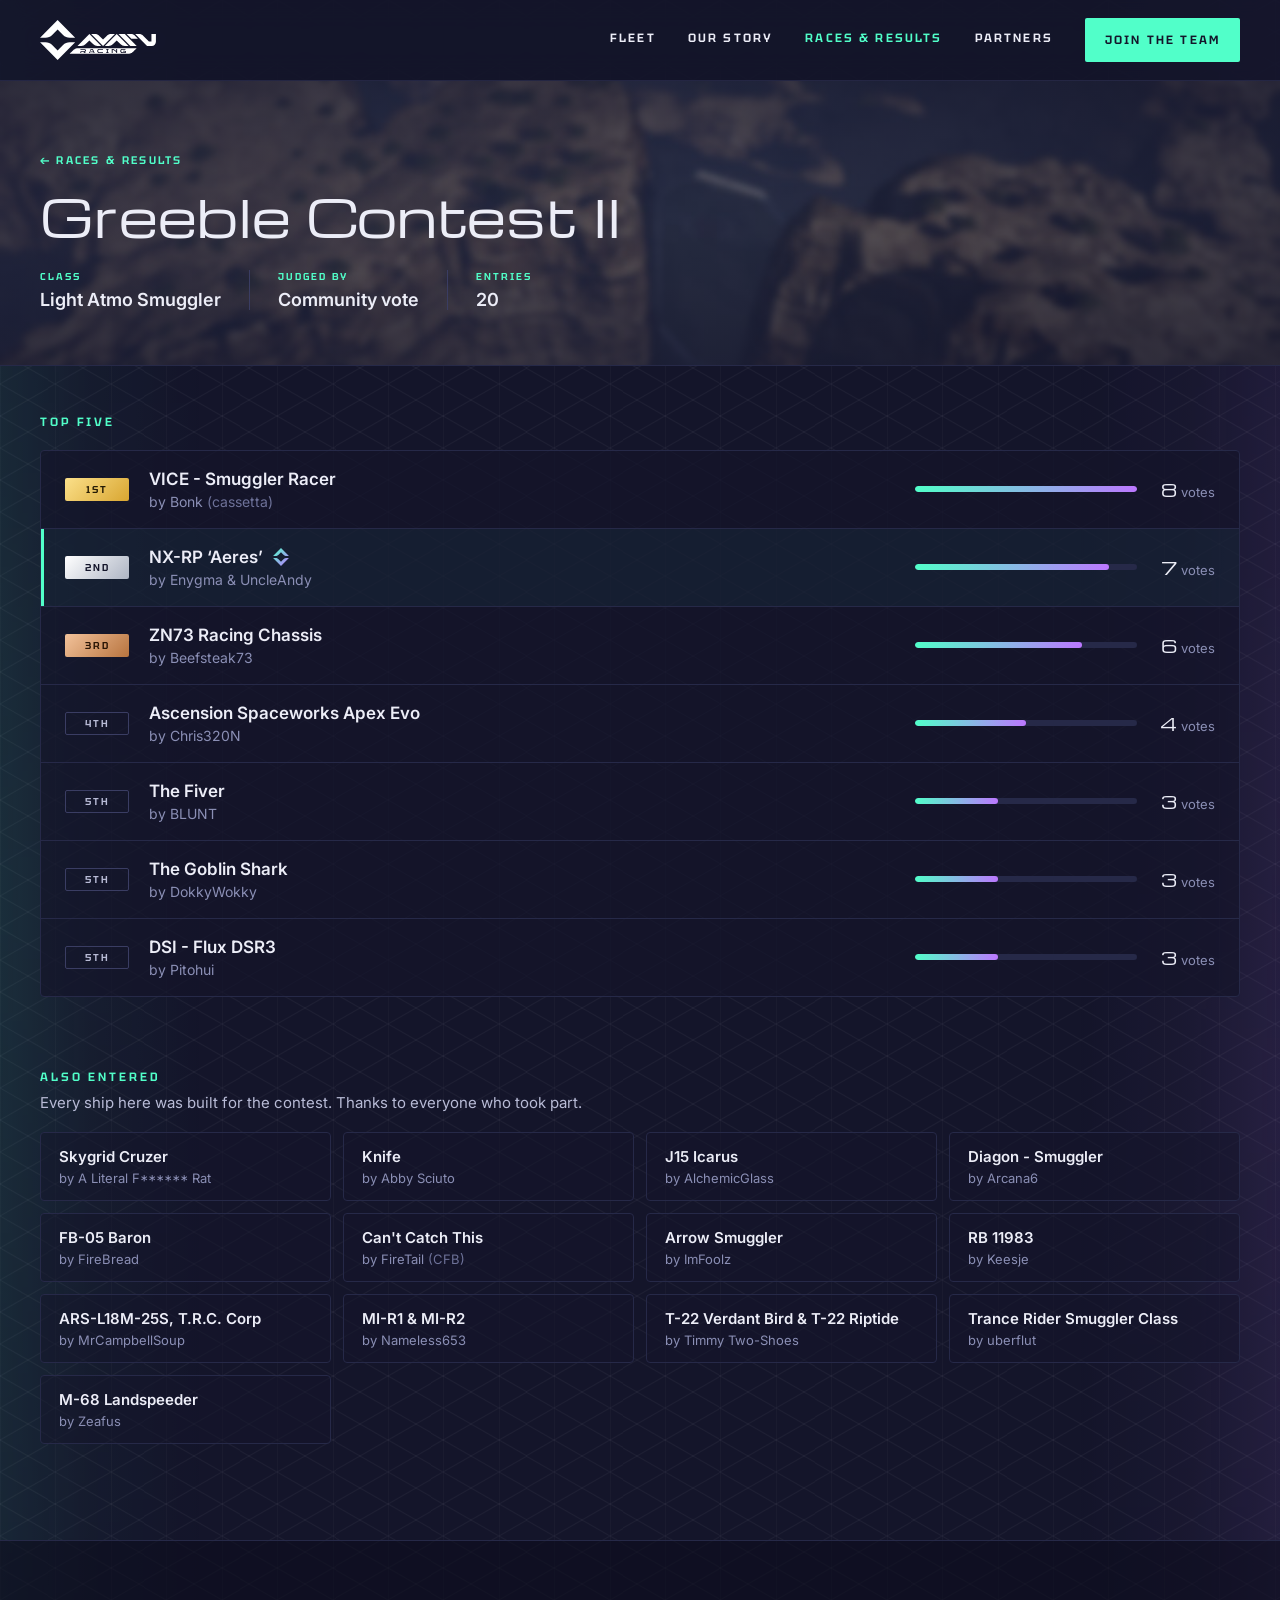
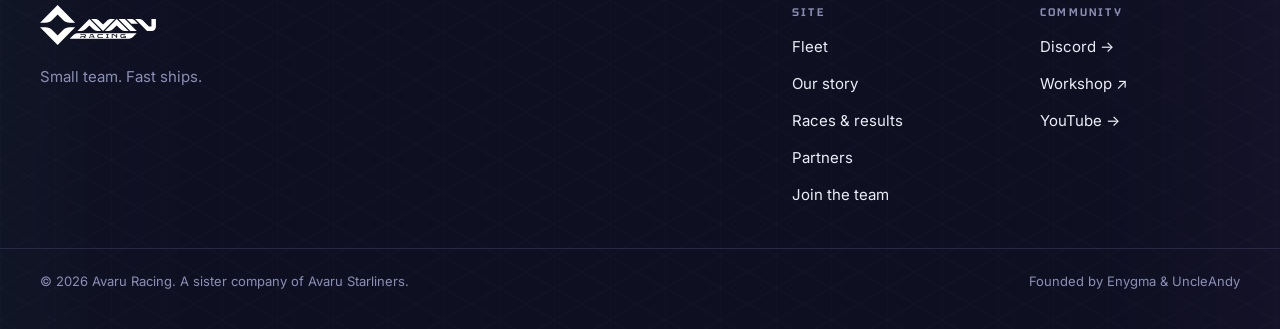
<file: greeble-contest-2.html>
<!doctype html>
<html lang="en">
<head>
<meta charset="utf-8">
<meta name="viewport" content="width=device-width, initial-scale=1">
<meta name="color-scheme" content="dark">
<meta name="theme-color" content="#14152A">
<title>Avaru Racing — Greeble Contest II results</title>
<link rel="icon" href="assets/avaru-emblem.svg" type="image/svg+xml">
<link rel="preconnect" href="https://fonts.googleapis.com">
<link href="https://fonts.googleapis.com/css2?family=Tektur:wght@600&amp;family=Michroma&amp;family=Inter:wght@400;500;600;700&amp;display=swap" rel="stylesheet">
<style>
html{scroll-padding-top:96px;scroll-behavior:smooth}
body{margin:0;background:#14152A}
a{color:#51FFC9}a:hover{color:#D9B5FF}
@property --sy{syntax:"<number>";inherits:true;initial-value:0}
.av-bg{position:relative;isolation:isolate;background-image:url(assets/iso-grid.svg);background-size:55.426px 64px}
.av-bg::before,.av-bg::after{content:"";position:absolute;top:0;bottom:0;width:min(16vw,240px);z-index:-1;pointer-events:none;-webkit-mask-repeat:repeat-y;mask-repeat:repeat-y;-webkit-mask-image:linear-gradient(180deg,rgba(0,0,0,.55),#000 50%,rgba(0,0,0,.55));mask-image:linear-gradient(180deg,rgba(0,0,0,.55),#000 50%,rgba(0,0,0,.55));animation:av-drift 30s ease-in-out infinite alternate,av-breathe 16s ease-in-out infinite alternate,av-pulse-glow 10s ease-in-out infinite alternate}
.av-bg::before{left:0;transform-origin:left center;background:linear-gradient(90deg,rgba(81,255,201,.11),rgba(81,255,201,.04) 45%,rgba(81,255,201,0));-webkit-mask-size:100% 1800px;mask-size:100% 1800px}
.av-bg::after{right:0;transform-origin:right center;background:linear-gradient(270deg,rgba(188,119,255,.11),rgba(188,119,255,.04) 45%,rgba(188,119,255,0));-webkit-mask-size:100% 2200px;mask-size:100% 2200px;animation-duration:36s,19s,12s;animation-delay:-11s,-6s,-4s}
@keyframes av-drift{from{-webkit-mask-position:0 -120px;mask-position:0 -120px}to{-webkit-mask-position:0 120px;mask-position:0 120px}}
@keyframes av-breathe{from{transform:scaleX(.92)}to{transform:scaleX(1.08)}}
@keyframes av-pulse-glow{from{opacity:.8}to{opacity:1}}
.av-bg>header{position:sticky;top:0;z-index:50;max-width:none!important;padding:18px max(calc(40px * var(--k)), calc((100% - 1200px) / 2))!important;background:rgba(20,21,42,.82);backdrop-filter:blur(14px);-webkit-backdrop-filter:blur(14px);border-bottom:1px solid rgba(38,41,72,.9)}
a,button,article{transition:color .2s ease,transform .25s cubic-bezier(.2,.7,.2,1),box-shadow .25s ease,border-color .2s ease,filter .2s ease,background-size .3s ease}
header nav a:not([style*="background"]),footer nav a{background-image:linear-gradient(90deg,#51FFC9,#BC77FF);background-size:0% 1px;background-repeat:no-repeat;background-position:0 100%;padding-bottom:4px}
header nav a:not([style*="background"]):hover,footer nav a:hover{background-size:100% 1px}
a[style*="padding: 14px 20px"]{transition:transform .45s cubic-bezier(.2,.7,.2,1),box-shadow .45s ease,background-color .45s ease}
a[style*="padding: 14px 20px"]:hover{transform:scale(1.05);background-color:#9CFFE0!important;box-shadow:-8px 0 24px rgba(81,255,201,.32),8px 0 24px rgba(188,119,255,.32)}
a[style*="padding: 14px 20px"]:active{transform:scale(1.01);transition-duration:.15s}
a[style*="padding: 18px 28px"],button[type="submit"]{transition:transform .45s cubic-bezier(.2,.7,.2,1),box-shadow .45s ease}a[style*="padding: 18px 28px"]:hover,button[type="submit"]:hover{transform:scale(1.04);box-shadow:-8px 0 24px rgba(81,255,201,.32),8px 0 24px rgba(188,119,255,.32)}
a[style*="border: 1px solid #3A3D63"][style*="padding: 1"]{border-color:#7A7EA6!important;transition:border-color .3s ease,transform .45s cubic-bezier(.2,.7,.2,1),box-shadow .45s ease}a[style*="border: 1px solid #3A3D63"][style*="padding: 1"]:hover{border-color:#51FFC9!important;transform:scale(1.04);box-shadow:-8px 0 24px rgba(81,255,201,.22),8px 0 24px rgba(188,119,255,.22)}a[style*="border: 1px solid #3A3D63"][style*="padding: 1"]:active{transform:scale(1.01);transition-duration:.15s}
a[style*="letter-spacing: 0.2em"]:not([style*="padding: 1"]):hover,a[style*="letter-spacing: 0.18em"]:not([style*="padding: 1"]):hover{transform:translateX(4px)}
a[style*="border: 1px solid #262948"]:hover{transform:translateY(-3px);border-color:rgba(81,255,201,.55)!important}
article:hover{transform:translateY(-4px);box-shadow:0 18px 40px rgba(0,0,0,.25)}
article[style*="solid"]:hover{border-color:rgba(81,255,201,.45)!important}
@keyframes av-pulse{0%{box-shadow:0 0 0 0 rgba(81,255,201,.55)}70%,100%{box-shadow:0 0 0 10px rgba(81,255,201,0)}}
:root{--k:1;--fs:1;color-scheme:dark}
.av-menu{display:none}
@media (max-width:720px){
:root{--k:.6;--fs:.78}
.av-bg>header{row-gap:0!important;padding-top:12px!important;padding-bottom:12px!important}
.av-bg>header>a img{height:34px!important}
.av-menu{display:inline-flex;flex-direction:column;justify-content:center;gap:5px;width:44px;height:44px;margin-left:auto;padding:0 11px;box-sizing:border-box;background:none;border:1px solid #3A3D63;border-radius:2px;cursor:pointer}
.av-menu span{display:block;height:2px;background:#ECEDF7;transition:transform .25s ease,opacity .2s ease}
.av-bg>header>nav{display:none!important;flex-basis:100%;flex-direction:column!important;align-items:stretch!important;gap:0!important;padding:10px 0 6px}
.av-bg>header.av-open>nav{display:flex!important}
.av-bg>header>nav a{padding:15px 0!important;border-top:1px solid #262948;font-size:13px!important;background-image:none!important}
.av-bg>header>nav a[style*="background"]{margin-top:14px;padding:16px!important;text-align:center;border-top:0}
.av-open .av-menu span:nth-child(1){transform:translateY(7px) rotate(45deg)}
.av-open .av-menu span:nth-child(2){opacity:0}
.av-open .av-menu span:nth-child(3){transform:translateY(-7px) rotate(-45deg)}
}
.av-bg{overflow-x:clip}
.av-photo{position:relative;isolation:isolate}
.av-photo::before,.av-photo::after{content:"";position:absolute;top:0;bottom:0;left:calc(50% - 50vw);right:calc(50% - 50vw);pointer-events:none}
.av-photo:not([style*="border-bottom"]):not([style*="border-top"]){margin-bottom:calc(48px * var(--k))!important}
.av-photo:not([style*="border-bottom"]):not([style*="border-top"])::after{border-bottom:1px solid #262948}
.av-photo::before{z-index:-2;background:var(--img) var(--pos,50% 50%)/cover no-repeat;filter:saturate(.8)}
.av-photo::after{z-index:-1;background:radial-gradient(ellipse 85% 90% at 50% 50%,rgba(20,21,42,var(--tint,.62)),rgba(20,21,42,.93) 100%)}
.av-ref{color:inherit;text-decoration:underline;text-decoration-color:rgba(81,255,201,.55);text-decoration-thickness:1px;text-underline-offset:3px}.av-ref:hover{color:#51FFC9;text-decoration-color:#51FFC9}
@media (max-width:720px){#results table{min-width:0!important}#results thead{display:none}#results tr{display:block;padding:16px 20px}#results tr+tr,#results tbody tr{border-top:1px solid #262948}#results tbody tr:first-child{border-top:0}#results th,#results td{display:block;padding:0!important}#results td:nth-child(2){margin:4px 0 10px;font-size:14px!important}#results td span{white-space:normal!important}}
.av-podium{list-style:none;margin:0;padding:0;border:1px solid #262948;border-radius:4px;background:rgba(12,13,29,.55)}.av-podium li{display:flex;align-items:center;gap:18px;padding:14px 20px}.av-podium li+li{border-top:1px solid #262948}.av-pos{min-width:2.1em;font-family:Michroma,sans-serif;font-size:calc(24px * var(--fs));line-height:1.1;background:linear-gradient(135deg,#FBE08A,#D9A631);-webkit-background-clip:text;background-clip:text;color:transparent}.av-p2 .av-pos{background-image:linear-gradient(135deg,#FFFFFF,#AEB5C4)}.av-who{flex:1;min-width:0;font-family:Michroma,sans-serif;font-size:17px}.av-time{font-family:Tektur,Michroma,sans-serif;font-weight:600;font-size:11px;letter-spacing:.2em;text-transform:uppercase;color:#8B8FB5;white-space:nowrap;font-variant-numeric:tabular-nums}@media (max-width:720px){.av-podium li{gap:12px;padding:12px 16px}.av-who{font-size:15px}.av-time{font-size:10px;letter-spacing:.12em}}
.av-race-img{position:relative;flex:1 1 380px;min-height:280px}.av-race-img img{position:absolute;inset:0;width:100%;height:100%;object-fit:cover;object-position:42% 50%}
.av-shot::before{content:"";position:absolute;inset:0;z-index:1;pointer-events:none;background:linear-gradient(135deg,rgba(81,255,201,.2),rgba(81,255,201,0) 45%,rgba(188,119,255,0) 55%,rgba(188,119,255,.2));opacity:0;transition:opacity .45s ease}
.av-shot::after{content:"";position:absolute;inset:0;pointer-events:none;box-shadow:inset 0 0 60px rgba(12,13,29,.55);transition:opacity .45s ease}
.av-shot:hover::before{opacity:1}
.av-shot:hover::after{opacity:.35}
.av-btn{transition:transform .45s cubic-bezier(.2,.7,.2,1),box-shadow .45s ease}.av-btn:hover{transform:scale(1.05);box-shadow:-8px 0 24px rgba(81,255,201,.32),8px 0 24px rgba(188,119,255,.32)}.av-btn:active{transform:scale(1.01);transition-duration:.15s}
.av-tags{display:inline-flex;flex-wrap:wrap;gap:6px 8px}.av-tag{font-family:Tektur,Michroma,sans-serif;font-weight:600;font-size:10px;letter-spacing:.16em;text-transform:uppercase;white-space:nowrap;color:#D5D7EA;border:1px solid #3A3D63;padding:3px 8px;border-radius:2px;text-decoration:none}.av-tag:hover{color:#51FFC9;border-color:#51FFC9;transform:scale(1.08);box-shadow:-6px 0 16px rgba(81,255,201,.3),6px 0 16px rgba(188,119,255,.3)}.av-tag{display:inline-block;transition:border-color .3s ease,color .3s ease,transform .45s cubic-bezier(.2,.7,.2,1),box-shadow .45s ease}.av-tag-ours{color:#14152A;border-color:transparent;background:linear-gradient(100deg,#51FFC9,#BC77FF) border-box}.av-tag-ours:hover{color:#14152A;border-color:transparent;transform:scale(1.08);box-shadow:-6px 0 16px rgba(81,255,201,.45),6px 0 16px rgba(188,119,255,.45)}.av-tag-ours:active{transform:scale(1.02);transition-duration:.15s}.av-tag-key{display:flex;align-items:center;gap:10px;margin:14px 0 0;font-size:13px;color:#8B8FB5}.av-swatch{flex:0 0 auto;width:48px;height:20px;border-radius:2px;background:linear-gradient(100deg,#51FFC9,#BC77FF)}
@media (prefers-reduced-motion:reduce){*,*::before,*::after{animation:none!important;transition:none!important}}
@keyframes av-rise{from{opacity:0;transform:translateY(24px)}to{opacity:1;transform:none}}
.av-reveal{opacity:0}
.av-reveal.av-in{opacity:1;animation:av-rise .85s cubic-bezier(.2,.7,.2,1) both}
a[aria-label="Avaru Racing home"] img{transition:transform .35s cubic-bezier(.2,.7,.2,1),filter .35s ease}
a[aria-label="Avaru Racing home"]:hover img{transform:translateY(-1px) scale(1.04);filter:drop-shadow(-8px 0 14px rgba(81,255,201,.45)) drop-shadow(8px 0 14px rgba(188,119,255,.5))}
a[aria-label="Avaru Racing home"]:active img{transform:scale(.98)}
</style>
<link rel="stylesheet" href="assets/results.css">
</head>
<body>
<div class="av-bg" style="background-color: #14152A; color: #ECEDF7; font-family: Inter, system-ui, sans-serif; min-height: 100vh">

<header style="max-width: 1280px; margin: 0 auto; padding: 28px calc(40px * var(--k)); display: flex; flex-wrap: wrap; align-items: center; justify-content: space-between; gap: 24px">
<a href="index.html" aria-label="Avaru Racing home" style="display: flex"><img src="assets/avaru-racing-logo.svg" alt="Avaru Racing" style="height: 40px; width: auto"></a>
<button type="button" class="av-menu" aria-expanded="false" aria-controls="site-nav" aria-label="Menu"><span></span><span></span><span></span></button>
<nav id="site-nav" aria-label="Main" style="display: flex; flex-wrap: wrap; align-items: center; gap: 32px; font-family: Tektur, Michroma, sans-serif; font-weight: 600; font-size: 12px; letter-spacing: 0.18em; text-transform: uppercase">
<a href="fleet.html" style="color: #ECEDF7; text-decoration: none">Fleet</a>
<a href="story.html" style="color: #ECEDF7; text-decoration: none">Our story</a>
<a href="races.html" aria-current="page" style="color: #51FFC9; text-decoration: none">Races &amp; results</a>
<a href="partners.html" style="color: #ECEDF7; text-decoration: none">Partners</a>
<a href="join.html" style="color: #14152A; background: #51FFC9; padding: 14px 20px; border-radius: 2px; text-decoration: none">Join the team</a>
</nav>
</header>

<section class="av-photo" style="--img: url(assets/bg/track-202.jpg); --pos: 50% 50%; max-width: 1280px; margin: 0 auto; padding: calc(72px * var(--k)) calc(40px * var(--k)) calc(56px * var(--k)); display: flex; flex-direction: column; gap: 20px">
<a href="races.html#results" style="align-self: flex-start; font-family: Tektur, Michroma, sans-serif; font-weight: 600; font-size: 11px; letter-spacing: 0.2em; text-transform: uppercase; color: #51FFC9; text-decoration: none">← Races &amp; results</a>
<h1 style="margin: 0; font-family: Michroma, sans-serif; font-weight: 400; font-size: clamp(30px, 4vw, 56px); line-height: 1.15; text-wrap: balance">Greeble Contest II</h1>
<dl class="av-ev-meta"><div><dt>Class</dt><dd>Light Atmo Smuggler</dd></div><div><dt>Judged by</dt><dd>Community vote</dd></div><div><dt>Entries</dt><dd>20</dd></div></dl>
</section>

<section aria-label="Top five" style="max-width: 1280px; margin: 0 auto; padding: 0 calc(40px * var(--k)) calc(72px * var(--k))">
<h2 style="margin: 0 0 20px; font-family: Tektur, Michroma, sans-serif; font-weight: 600; font-size: 12px; letter-spacing: 0.24em; text-transform: uppercase; color: #51FFC9">Top five</h2>
<ol class="av-dc">
<li class="av-dc-row"><span class="av-ev-pos p1">1st</span><div class="av-dc-main"><p class="av-dc-ship">VICE - Smuggler Racer</p><p class="av-dc-by">by Bonk <span class="av-dc-team">(cassetta)</span></p></div><div class="av-dc-votes"><span class="av-dc-bar" aria-hidden="true"><i style="width: 100.0%"></i></span><span class="av-dc-n"><b>8</b> votes</span></div></li>
<li class="av-dc-row av-ours"><span class="av-ev-pos p2">2nd</span><div class="av-dc-main"><p class="av-dc-ship">NX-RP ‘Aeres’<img class="av-ev-emblem" src="assets/avaru-emblem.svg" alt="Avaru Racing" title="Avaru Racing" width="16" height="18"></p><p class="av-dc-by">by Enygma &amp; UncleAndy</p></div><div class="av-dc-votes"><span class="av-dc-bar" aria-hidden="true"><i style="width: 87.5%"></i></span><span class="av-dc-n"><b>7</b> votes</span></div></li>
<li class="av-dc-row"><span class="av-ev-pos p3">3rd</span><div class="av-dc-main"><p class="av-dc-ship">ZN73 Racing Chassis</p><p class="av-dc-by">by Beefsteak73</p></div><div class="av-dc-votes"><span class="av-dc-bar" aria-hidden="true"><i style="width: 75.0%"></i></span><span class="av-dc-n"><b>6</b> votes</span></div></li>
<li class="av-dc-row"><span class="av-ev-pos">4th</span><div class="av-dc-main"><p class="av-dc-ship">Ascension Spaceworks Apex Evo</p><p class="av-dc-by">by Chris320N</p></div><div class="av-dc-votes"><span class="av-dc-bar" aria-hidden="true"><i style="width: 50.0%"></i></span><span class="av-dc-n"><b>4</b> votes</span></div></li>
<li class="av-dc-row"><span class="av-ev-pos">5th</span><div class="av-dc-main"><p class="av-dc-ship">The Fiver</p><p class="av-dc-by">by BLUNT</p></div><div class="av-dc-votes"><span class="av-dc-bar" aria-hidden="true"><i style="width: 37.5%"></i></span><span class="av-dc-n"><b>3</b> votes</span></div></li>
<li class="av-dc-row"><span class="av-ev-pos">5th</span><div class="av-dc-main"><p class="av-dc-ship">The Goblin Shark</p><p class="av-dc-by">by DokkyWokky</p></div><div class="av-dc-votes"><span class="av-dc-bar" aria-hidden="true"><i style="width: 37.5%"></i></span><span class="av-dc-n"><b>3</b> votes</span></div></li>
<li class="av-dc-row"><span class="av-ev-pos">5th</span><div class="av-dc-main"><p class="av-dc-ship">DSI - Flux DSR3</p><p class="av-dc-by">by Pitohui</p></div><div class="av-dc-votes"><span class="av-dc-bar" aria-hidden="true"><i style="width: 37.5%"></i></span><span class="av-dc-n"><b>3</b> votes</span></div></li>
</ol>
</section>

<section aria-label="Also entered" style="max-width: 1280px; margin: 0 auto; padding: 0 calc(40px * var(--k)) calc(96px * var(--k))">
<h2 style="margin: 0 0 8px; font-family: Tektur, Michroma, sans-serif; font-weight: 600; font-size: 12px; letter-spacing: 0.24em; text-transform: uppercase; color: #51FFC9">Also entered</h2>
<p style="margin: 0 0 20px; font-size: 15px; color: #B8BBD6">Every ship here was built for the contest. Thanks to everyone who took part.</p>
<ul class="av-dc-rest">
<li><span class="av-dc-ship">Skygrid Cruzer</span><span class="av-dc-by">by A Literal F****** Rat</span></li>
<li><span class="av-dc-ship">Knife</span><span class="av-dc-by">by Abby Sciuto</span></li>
<li><span class="av-dc-ship">J15 Icarus</span><span class="av-dc-by">by AlchemicGlass</span></li>
<li><span class="av-dc-ship">Diagon - Smuggler</span><span class="av-dc-by">by Arcana6</span></li>
<li><span class="av-dc-ship">FB-05 Baron</span><span class="av-dc-by">by FireBread</span></li>
<li><span class="av-dc-ship">Can't Catch This</span><span class="av-dc-by">by FireTail <span class="av-dc-team">(CFB)</span></span></li>
<li><span class="av-dc-ship">Arrow Smuggler</span><span class="av-dc-by">by ImFoolz</span></li>
<li><span class="av-dc-ship">RB 11983</span><span class="av-dc-by">by Keesje</span></li>
<li><span class="av-dc-ship">ARS-L18M-25S, T.R.C. Corp</span><span class="av-dc-by">by MrCampbellSoup</span></li>
<li><span class="av-dc-ship">MI-R1 &amp; MI-R2</span><span class="av-dc-by">by Nameless653</span></li>
<li><span class="av-dc-ship">T-22 Verdant Bird &amp; T-22 Riptide</span><span class="av-dc-by">by Timmy Two-Shoes</span></li>
<li><span class="av-dc-ship">Trance Rider Smuggler Class</span><span class="av-dc-by">by uberflut</span></li>
<li><span class="av-dc-ship">M-68 Landspeeder</span><span class="av-dc-by">by Zeafus</span></li>
</ul>
</section>

<footer style="border-top: 1px solid #262948; background: rgba(12, 13, 29, 0.6)">
<div style="max-width: 1280px; margin: 0 auto; padding: calc(64px * var(--k)) calc(40px * var(--k)) calc(40px * var(--k)); display: flex; flex-wrap: wrap; justify-content: space-between; gap: calc(48px * var(--k))">
<div style="flex: 1 1 320px; display: flex; flex-direction: column; gap: 20px"><a href="index.html" aria-label="Avaru Racing home" style="display: flex"><img src="assets/avaru-racing-logo.svg" alt="Avaru Racing" style="height: 40px; width: auto"></a><p style="margin: 0; max-width: 340px; font-size: 15px; line-height: 1.6; color: #8B8FB5">Small team. Fast ships.</p></div>
<nav aria-label="Site" style="flex: 0 1 200px; display: flex; flex-direction: column; gap: 14px; font-size: 15px"><p style="margin: 0 0 4px; font-family: Tektur, Michroma, sans-serif; font-weight: 600; font-size: 11px; letter-spacing: 0.2em; text-transform: uppercase; color: #8B8FB5">Site</p><a href="fleet.html" style="color: #ECEDF7; text-decoration: none">Fleet</a><a href="story.html" style="color: #ECEDF7; text-decoration: none">Our story</a><a href="races.html" style="color: #ECEDF7; text-decoration: none">Races &amp; results</a><a href="partners.html" style="color: #ECEDF7; text-decoration: none">Partners</a><a href="join.html" style="color: #ECEDF7; text-decoration: none">Join the team</a></nav>
<nav aria-label="Community" style="flex: 0 1 200px; display: flex; flex-direction: column; gap: 14px; font-size: 15px"><p style="margin: 0 0 4px; font-family: Tektur, Michroma, sans-serif; font-weight: 600; font-size: 11px; letter-spacing: 0.2em; text-transform: uppercase; color: #8B8FB5">Community</p><a href="coming-soon.html#discord" title="Coming soon" style="color: #ECEDF7; text-decoration: none">Discord →</a><a href="https://steamcommunity.com/sharedfiles/filedetails/?id=3838825560" target="_blank" rel="noopener" style="color: #ECEDF7; text-decoration: none">Workshop ↗</a><a href="coming-soon.html#youtube" title="Coming soon" style="color: #ECEDF7; text-decoration: none">YouTube →</a></nav>
</div>
<div style="max-width: 1280px; margin: 0 auto; padding: 24px calc(40px * var(--k)) calc(40px * var(--k)); border-top: 1px solid #262948; display: flex; flex-wrap: wrap; justify-content: space-between; gap: 16px; font-size: 13px; color: #8B8FB5">
<span>© 2026 Avaru Racing. A sister company of Avaru Starliners.</span><span>Founded by Enygma &amp; UncleAndy</span>
</div>
</footer>

</div>
<script>
(function () {
  function start() {
    var reduce = window.matchMedia && window.matchMedia('(prefers-reduced-motion: reduce)').matches;
    var root = document.querySelector('.av-bg');
    // background glows drift as the page scrolls
    if (root && !reduce) {
      var ticking = false;
      var update = function () {
        ticking = false;
        var se = document.scrollingElement || document.documentElement;
        var max = Math.max(1, se.scrollHeight - window.innerHeight);
        root.style.setProperty('--sy', Math.min(1, Math.max(0, se.scrollTop / max)).toFixed(4));
      };
      window.addEventListener('scroll', function () { if (!ticking) { ticking = true; requestAnimationFrame(update); } }, { passive: true });
      update();
    }
    // sections fade and rise in as they come into view
    if (reduce || typeof IntersectionObserver === 'undefined') return;
    var els = Array.prototype.slice.call(document.querySelectorAll('.av-bg > nav, .av-bg > section'));
    els.forEach(function (el) { el.classList.add('av-reveal'); });
    var io = new IntersectionObserver(function (entries) {
      var n = 0;
      entries.forEach(function (e) {
        if (!e.isIntersecting) return;
        var t = e.target; t.style.animationDelay = (n++ * 110) + 'ms';
        requestAnimationFrame(function () { t.classList.add('av-in'); });
        io.unobserve(t);
      });
    }, { threshold: 0.08, rootMargin: '0px 0px -6% 0px' });
    els.forEach(function (el) { io.observe(el); });
    window.addEventListener('beforeprint', function () { els.forEach(function (el) { el.classList.add('av-in'); }); });
  }
  if (document.readyState === 'loading') document.addEventListener('DOMContentLoaded', start); else start();
})();
</script>
<script>
(function () {
  var h = document.querySelector('.av-bg > header'), b = h && h.querySelector('.av-menu');
  if (!b) return;
  function set(open) { h.classList.toggle('av-open', open); b.setAttribute('aria-expanded', open ? 'true' : 'false'); }
  b.addEventListener('click', function () { set(!h.classList.contains('av-open')); });
  h.querySelectorAll('nav a').forEach(function (a) { a.addEventListener('click', function () { set(false); }); });
  window.addEventListener('resize', function () { if (window.innerWidth > 720) set(false); });
})();
</script>
</body>
</html>
</file>
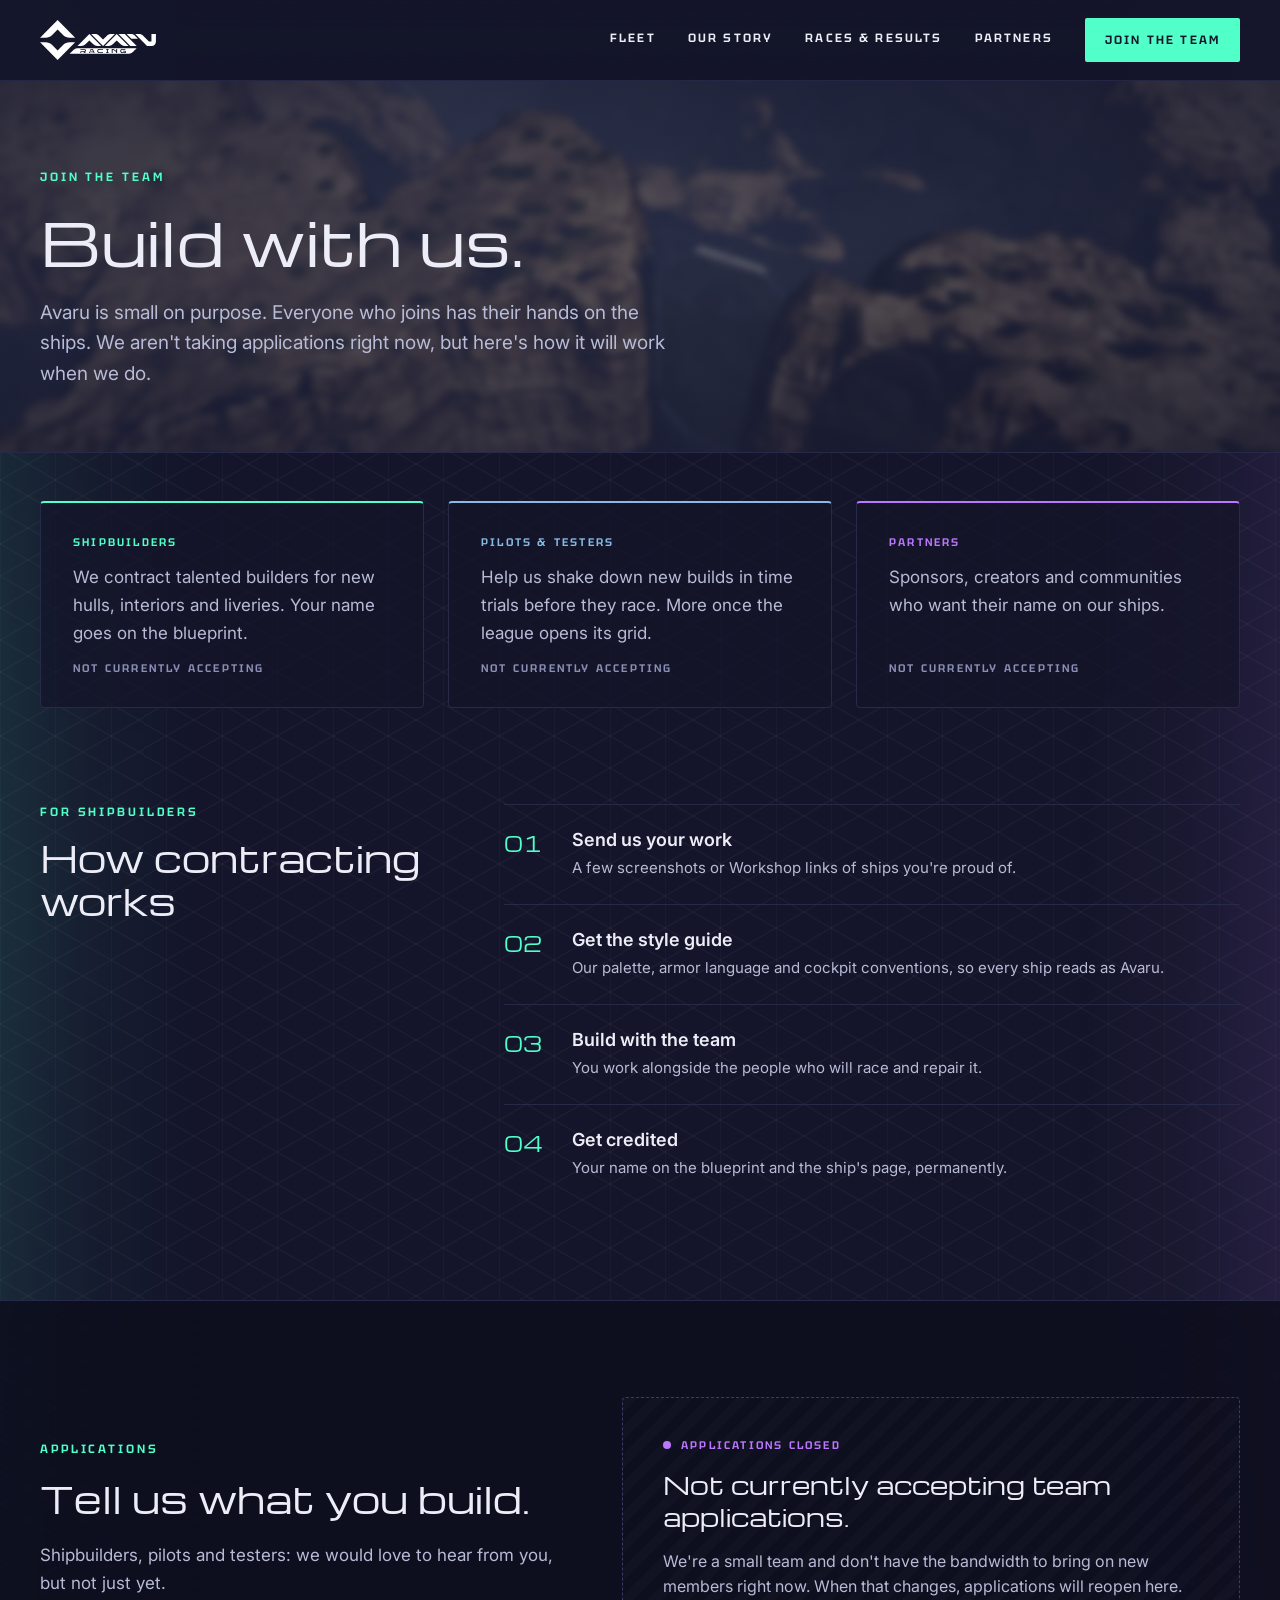
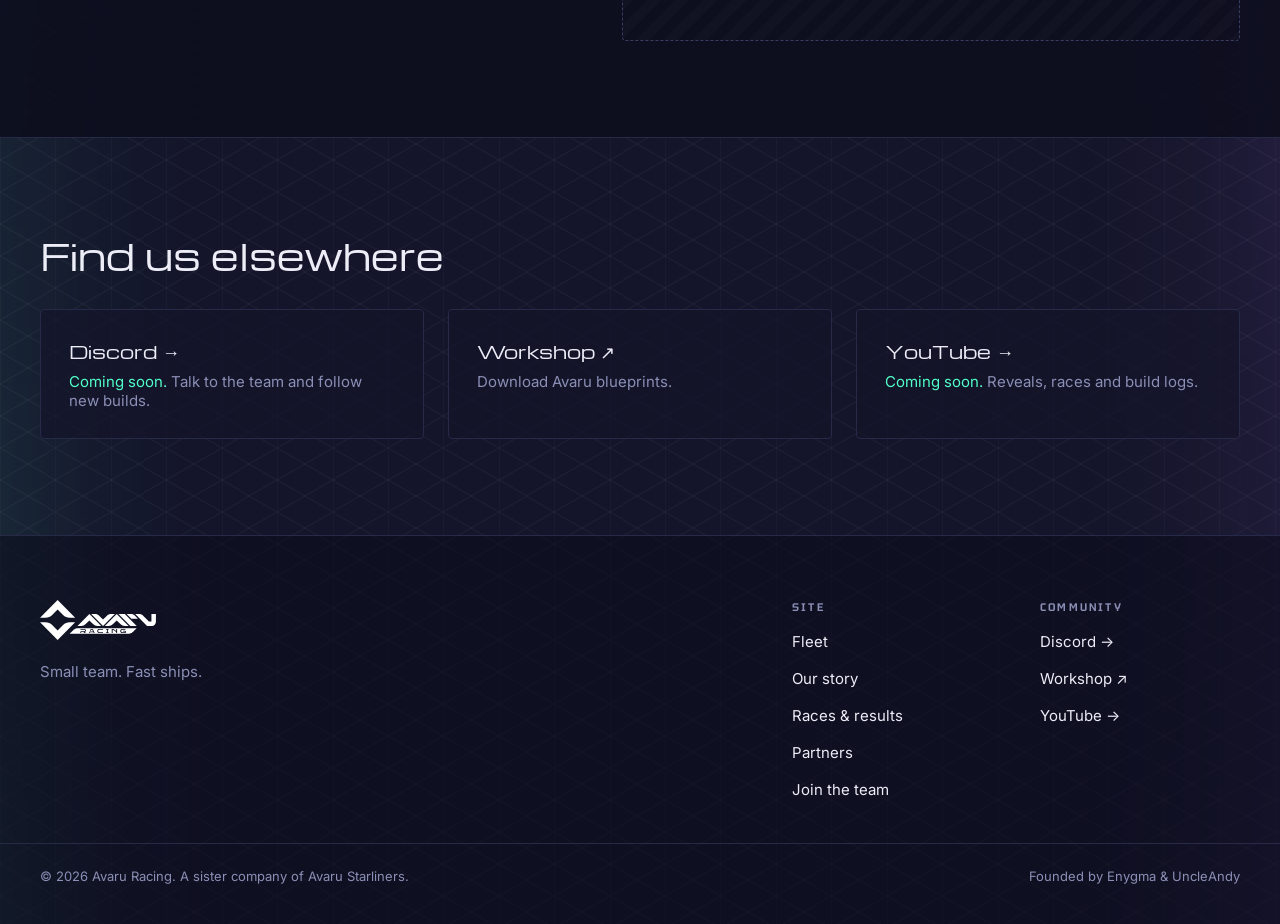
<file: join.html>
<!doctype html>
<html lang="en">
<head>
<meta charset="utf-8">
<meta name="viewport" content="width=device-width, initial-scale=1">
<meta name="color-scheme" content="dark">
<meta name="theme-color" content="#14152A">
<title>Avaru Racing — Join the team</title>
<link rel="icon" href="assets/avaru-emblem.svg" type="image/svg+xml">
<link rel="preconnect" href="https://fonts.googleapis.com">
<link href="https://fonts.googleapis.com/css2?family=Tektur:wght@600&amp;family=Michroma&amp;family=Inter:wght@400;500;600;700&amp;display=swap" rel="stylesheet">
<style>
html{scroll-padding-top:96px;scroll-behavior:smooth}
body{margin:0;background:#14152A}
a{color:#51FFC9}a:hover{color:#D9B5FF}
@property --sy{syntax:"<number>";inherits:true;initial-value:0}
.av-bg{position:relative;isolation:isolate;background-image:url(assets/iso-grid.svg);background-size:55.426px 64px}
.av-bg::before,.av-bg::after{content:"";position:absolute;top:0;bottom:0;width:min(16vw,240px);z-index:-1;pointer-events:none;-webkit-mask-repeat:repeat-y;mask-repeat:repeat-y;-webkit-mask-image:linear-gradient(180deg,rgba(0,0,0,.55),#000 50%,rgba(0,0,0,.55));mask-image:linear-gradient(180deg,rgba(0,0,0,.55),#000 50%,rgba(0,0,0,.55));animation:av-drift 30s ease-in-out infinite alternate,av-breathe 16s ease-in-out infinite alternate,av-pulse-glow 10s ease-in-out infinite alternate}
.av-bg::before{left:0;transform-origin:left center;background:linear-gradient(90deg,rgba(81,255,201,.11),rgba(81,255,201,.04) 45%,rgba(81,255,201,0));-webkit-mask-size:100% 1800px;mask-size:100% 1800px}
.av-bg::after{right:0;transform-origin:right center;background:linear-gradient(270deg,rgba(188,119,255,.11),rgba(188,119,255,.04) 45%,rgba(188,119,255,0));-webkit-mask-size:100% 2200px;mask-size:100% 2200px;animation-duration:36s,19s,12s;animation-delay:-11s,-6s,-4s}
@keyframes av-drift{from{-webkit-mask-position:0 -120px;mask-position:0 -120px}to{-webkit-mask-position:0 120px;mask-position:0 120px}}
@keyframes av-breathe{from{transform:scaleX(.92)}to{transform:scaleX(1.08)}}
@keyframes av-pulse-glow{from{opacity:.8}to{opacity:1}}
.av-bg>header{position:sticky;top:0;z-index:50;max-width:none!important;padding:18px max(calc(40px * var(--k)), calc((100% - 1200px) / 2))!important;background:rgba(20,21,42,.82);backdrop-filter:blur(14px);-webkit-backdrop-filter:blur(14px);border-bottom:1px solid rgba(38,41,72,.9)}
a,button,article{transition:color .2s ease,transform .25s cubic-bezier(.2,.7,.2,1),box-shadow .25s ease,border-color .2s ease,filter .2s ease,background-size .3s ease}
header nav a:not([style*="background"]),footer nav a{background-image:linear-gradient(90deg,#51FFC9,#BC77FF);background-size:0% 1px;background-repeat:no-repeat;background-position:0 100%;padding-bottom:4px}
header nav a:not([style*="background"]):hover,footer nav a:hover{background-size:100% 1px}
a[style*="padding: 14px 20px"]{transition:transform .45s cubic-bezier(.2,.7,.2,1),box-shadow .45s ease,background-color .45s ease}
a[style*="padding: 14px 20px"]:hover{transform:scale(1.05);background-color:#9CFFE0!important;box-shadow:-8px 0 24px rgba(81,255,201,.32),8px 0 24px rgba(188,119,255,.32)}
a[style*="padding: 14px 20px"]:active{transform:scale(1.01);transition-duration:.15s}
a[style*="padding: 18px 28px"],button[type="submit"]{transition:transform .45s cubic-bezier(.2,.7,.2,1),box-shadow .45s ease}a[style*="padding: 18px 28px"]:hover,button[type="submit"]:hover{transform:scale(1.04);box-shadow:-8px 0 24px rgba(81,255,201,.32),8px 0 24px rgba(188,119,255,.32)}
a[style*="border: 1px solid #3A3D63"][style*="padding: 1"]{border-color:#7A7EA6!important;transition:border-color .3s ease,transform .45s cubic-bezier(.2,.7,.2,1),box-shadow .45s ease}a[style*="border: 1px solid #3A3D63"][style*="padding: 1"]:hover{border-color:#51FFC9!important;transform:scale(1.04);box-shadow:-8px 0 24px rgba(81,255,201,.22),8px 0 24px rgba(188,119,255,.22)}a[style*="border: 1px solid #3A3D63"][style*="padding: 1"]:active{transform:scale(1.01);transition-duration:.15s}
a[style*="letter-spacing: 0.2em"]:not([style*="padding: 1"]):hover,a[style*="letter-spacing: 0.18em"]:not([style*="padding: 1"]):hover{transform:translateX(4px)}
a[style*="border: 1px solid #262948"]:hover{transform:translateY(-3px);border-color:rgba(81,255,201,.55)!important}
article:hover{transform:translateY(-4px);box-shadow:0 18px 40px rgba(0,0,0,.25)}
article[style*="solid"]:hover{border-color:rgba(81,255,201,.45)!important}
:root{--k:1;--fs:1;color-scheme:dark}
.av-menu{display:none}
@media (max-width:720px){
:root{--k:.6;--fs:.78}
.av-bg>header{row-gap:0!important;padding-top:12px!important;padding-bottom:12px!important}
.av-bg>header>a img{height:34px!important}
.av-menu{display:inline-flex;flex-direction:column;justify-content:center;gap:5px;width:44px;height:44px;margin-left:auto;padding:0 11px;box-sizing:border-box;background:none;border:1px solid #3A3D63;border-radius:2px;cursor:pointer}
.av-menu span{display:block;height:2px;background:#ECEDF7;transition:transform .25s ease,opacity .2s ease}
.av-bg>header>nav{display:none!important;flex-basis:100%;flex-direction:column!important;align-items:stretch!important;gap:0!important;padding:10px 0 6px}
.av-bg>header.av-open>nav{display:flex!important}
.av-bg>header>nav a{padding:15px 0!important;border-top:1px solid #262948;font-size:13px!important;background-image:none!important}
.av-bg>header>nav a[style*="background"]{margin-top:14px;padding:16px!important;text-align:center;border-top:0}
.av-open .av-menu span:nth-child(1){transform:translateY(7px) rotate(45deg)}
.av-open .av-menu span:nth-child(2){opacity:0}
.av-open .av-menu span:nth-child(3){transform:translateY(-7px) rotate(-45deg)}
}
.av-bg{overflow-x:clip}
.av-photo{position:relative;isolation:isolate}
.av-photo::before,.av-photo::after{content:"";position:absolute;top:0;bottom:0;left:calc(50% - 50vw);right:calc(50% - 50vw);pointer-events:none}
.av-photo:not([style*="border-bottom"]):not([style*="border-top"]){margin-bottom:calc(48px * var(--k))!important}
.av-photo:not([style*="border-bottom"]):not([style*="border-top"])::after{border-bottom:1px solid #262948}
.av-photo::before{z-index:-2;background:var(--img) var(--pos,50% 50%)/cover no-repeat;filter:saturate(.8)}
.av-photo::after{z-index:-1;background:radial-gradient(ellipse 85% 90% at 50% 50%,rgba(20,21,42,var(--tint,.62)),rgba(20,21,42,.93) 100%)}
@media (prefers-reduced-motion:reduce){*,*::before,*::after{animation:none!important;transition:none!important}}
@keyframes av-rise{from{opacity:0;transform:translateY(24px)}to{opacity:1;transform:none}}
.av-reveal{opacity:0}
.av-reveal.av-in{opacity:1;animation:av-rise .85s cubic-bezier(.2,.7,.2,1) both}
a[aria-label="Avaru Racing home"] img{transition:transform .35s cubic-bezier(.2,.7,.2,1),filter .35s ease}
a[aria-label="Avaru Racing home"]:hover img{transform:translateY(-1px) scale(1.04);filter:drop-shadow(-8px 0 14px rgba(81,255,201,.45)) drop-shadow(8px 0 14px rgba(188,119,255,.5))}
a[aria-label="Avaru Racing home"]:active img{transform:scale(.98)}
</style>
</head>
<body>
<div class="av-bg" style="background-color: #14152A; color: #ECEDF7; font-family: Inter, system-ui, sans-serif; min-height: 100vh">

<header style="max-width: 1280px; margin: 0 auto; padding: 28px calc(40px * var(--k)); display: flex; flex-wrap: wrap; align-items: center; justify-content: space-between; gap: 24px">
<a href="index.html" aria-label="Avaru Racing home" style="display: flex"><img src="assets/avaru-racing-logo.svg" alt="Avaru Racing" style="height: 40px; width: auto"></a>
<button type="button" class="av-menu" aria-expanded="false" aria-controls="site-nav" aria-label="Menu"><span></span><span></span><span></span></button>
<nav id="site-nav" aria-label="Main" style="display: flex; flex-wrap: wrap; align-items: center; gap: 32px; font-family: Tektur, Michroma, sans-serif; font-weight: 600; font-size: 12px; letter-spacing: 0.18em; text-transform: uppercase">
<a href="fleet.html" style="color: #ECEDF7; text-decoration: none">Fleet</a>
<a href="story.html" style="color: #ECEDF7; text-decoration: none">Our story</a>
<a href="races.html" style="color: #ECEDF7; text-decoration: none">Races &amp; results</a>
<a href="partners.html" style="color: #ECEDF7; text-decoration: none">Partners</a>
<a href="join.html" aria-current="page" style="color: #14152A; background: #51FFC9; padding: 14px 20px; border-radius: 2px; text-decoration: none">Join the team</a>
</nav>
</header>

<section class="av-photo" style="--img: url(assets/bg/track-202.jpg); --pos: 60% 40%; max-width: 1280px; margin: 0 auto; padding: calc(88px * var(--k)) calc(40px * var(--k)) calc(64px * var(--k)); display: flex; flex-direction: column; gap: 24px">
<p style="margin: 0; font-family: Tektur, Michroma, sans-serif; font-weight: 600; font-size: 12px; letter-spacing: 0.24em; text-transform: uppercase; color: #51FFC9">Join the team</p>
<h1 style="margin: 0; font-family: Michroma, sans-serif; font-weight: 400; font-size: clamp(36px, 4.6vw, 64px); line-height: 1.1">Build with us.</h1>
<p style="margin: 0; max-width: 640px; font-size: 19px; line-height: 1.6; color: #B8BBD6">Avaru is small on purpose. Everyone who joins has their hands on the ships. We aren't taking applications right now, but here's how it will work when we do.</p>
</section>

<section aria-label="Ways to join" style="max-width: 1280px; margin: 0 auto; padding: 0 calc(40px * var(--k)) calc(96px * var(--k)); display: grid; grid-template-columns: repeat(auto-fit, minmax(280px, 1fr)); gap: 24px"><div style="border: 1px solid #262948; border-radius: 4px; background: rgba(20, 21, 42, 0.7); padding: 32px; display: flex; flex-direction: column; gap: 14px; border-top: 2px solid #51FFC9"><p style="margin: 0; font-family: Tektur, Michroma, sans-serif; font-weight: 600; font-size: 11px; letter-spacing: 0.2em; text-transform: uppercase; color: #51FFC9">Shipbuilders</p><p style="margin: 0; font-size: 17px; line-height: 1.65; color: #B8BBD6">We contract talented builders for new hulls, interiors and liveries. Your name goes on the blueprint.</p><span style="margin-top: auto; font-family: Tektur, Michroma, sans-serif; font-weight: 600; font-size: 11px; letter-spacing: 0.2em; text-transform: uppercase; color: #8B8FB5">Not currently accepting</span></div><div style="border: 1px solid #262948; border-radius: 4px; background: rgba(20, 21, 42, 0.7); padding: 32px; display: flex; flex-direction: column; gap: 14px; border-top: 2px solid #87BBE4"><p style="margin: 0; font-family: Tektur, Michroma, sans-serif; font-weight: 600; font-size: 11px; letter-spacing: 0.2em; text-transform: uppercase; color: #87BBE4">Pilots &amp; testers</p><p style="margin: 0; font-size: 17px; line-height: 1.65; color: #B8BBD6">Help us shake down new builds in time trials before they race. More once the league opens its grid.</p><span style="margin-top: auto; font-family: Tektur, Michroma, sans-serif; font-weight: 600; font-size: 11px; letter-spacing: 0.2em; text-transform: uppercase; color: #8B8FB5">Not currently accepting</span></div><div style="border: 1px solid #262948; border-radius: 4px; background: rgba(20, 21, 42, 0.7); padding: 32px; display: flex; flex-direction: column; gap: 14px; border-top: 2px solid #BC77FF"><p style="margin: 0; font-family: Tektur, Michroma, sans-serif; font-weight: 600; font-size: 11px; letter-spacing: 0.2em; text-transform: uppercase; color: #BC77FF">Partners</p><p style="margin: 0; font-size: 17px; line-height: 1.65; color: #B8BBD6">Sponsors, creators and communities who want their name on our ships.</p><span style="margin-top: auto; font-family: Tektur, Michroma, sans-serif; font-weight: 600; font-size: 11px; letter-spacing: 0.2em; text-transform: uppercase; color: #8B8FB5">Not currently accepting</span></div></section>

<section aria-label="How contracting works" style="max-width: 1280px; margin: 0 auto; padding: 0 calc(40px * var(--k)) calc(96px * var(--k)); display: flex; flex-wrap: wrap; gap: calc(56px * var(--k))">
<div style="flex: 1 1 320px; display: flex; flex-direction: column; gap: 16px"><p style="margin: 0; font-family: Tektur, Michroma, sans-serif; font-weight: 600; font-size: 12px; letter-spacing: 0.24em; text-transform: uppercase; color: #51FFC9">For shipbuilders</p><h2 style="margin: 0; font-family: Michroma, sans-serif; font-weight: 400; font-size: calc(36px * var(--fs)); line-height: 1.2">How contracting works</h2></div>
<ol style="flex: 2 1 560px; list-style: none; margin: 0; padding: 0"><li style="display: flex; gap: 20px; align-items: start; padding: 24px 0; border-top: 1px solid #262948"><span style="font-family: Michroma, sans-serif; font-size: 20px; color: #51FFC9; flex: 0 0 48px">01</span><span style="display: flex; flex-direction: column; gap: 6px"><span style="font-size: 18px; font-weight: 600">Send us your work</span><span style="font-size: 15px; line-height: 1.6; color: #B8BBD6">A few screenshots or Workshop links of ships you're proud of.</span></span></li><li style="display: flex; gap: 20px; align-items: start; padding: 24px 0; border-top: 1px solid #262948"><span style="font-family: Michroma, sans-serif; font-size: 20px; color: #51FFC9; flex: 0 0 48px">02</span><span style="display: flex; flex-direction: column; gap: 6px"><span style="font-size: 18px; font-weight: 600">Get the style guide</span><span style="font-size: 15px; line-height: 1.6; color: #B8BBD6">Our palette, armor language and cockpit conventions, so every ship reads as Avaru.</span></span></li><li style="display: flex; gap: 20px; align-items: start; padding: 24px 0; border-top: 1px solid #262948"><span style="font-family: Michroma, sans-serif; font-size: 20px; color: #51FFC9; flex: 0 0 48px">03</span><span style="display: flex; flex-direction: column; gap: 6px"><span style="font-size: 18px; font-weight: 600">Build with the team</span><span style="font-size: 15px; line-height: 1.6; color: #B8BBD6">You work alongside the people who will race and repair it.</span></span></li><li style="display: flex; gap: 20px; align-items: start; padding: 24px 0; border-top: 1px solid #262948"><span style="font-family: Michroma, sans-serif; font-size: 20px; color: #51FFC9; flex: 0 0 48px">04</span><span style="display: flex; flex-direction: column; gap: 6px"><span style="font-size: 18px; font-weight: 600">Get credited</span><span style="font-size: 15px; line-height: 1.6; color: #B8BBD6">Your name on the blueprint and the ship's page, permanently.</span></span></li></ol>
</section>

<section id="contact" style="background: rgba(12, 13, 29, 0.85); border-top: 1px solid #262948; border-bottom: 1px solid #262948">
<div style="max-width: 1280px; margin: 0 auto; padding: calc(96px * var(--k)) calc(40px * var(--k)); display: flex; flex-wrap: wrap; align-items: center; gap: calc(64px * var(--k))">
<div style="flex: 1 1 380px; display: flex; flex-direction: column; gap: 20px">
<p style="margin: 0; font-family: Tektur, Michroma, sans-serif; font-weight: 600; font-size: 12px; letter-spacing: 0.24em; text-transform: uppercase; color: #51FFC9">Applications</p>
<h2 style="margin: 0; font-family: Michroma, sans-serif; font-weight: 400; font-size: calc(36px * var(--fs)); line-height: 1.2">Tell us what you build.</h2>
<p style="margin: 0; font-size: 17px; line-height: 1.65; color: #B8BBD6">Shipbuilders, pilots and testers: we would love to hear from you, but not just yet.</p>
</div>
<div style="flex: 1 1 480px; box-sizing: border-box; border: 1px dashed #3A3D63; border-radius: 4px; padding: calc(40px * var(--k)); display: flex; flex-direction: column; gap: 16px; background: repeating-linear-gradient(135deg, rgba(255, 255, 255, 0.02) 0 10px, transparent 10px 20px)">
<p style="margin: 0; display: inline-flex; align-self: flex-start; align-items: center; gap: 10px; font-family: Tektur, Michroma, sans-serif; font-weight: 600; font-size: 11px; letter-spacing: 0.2em; text-transform: uppercase; color: #BC77FF"><span aria-hidden="true" style="width: 8px; height: 8px; border-radius: 50%; background: #BC77FF"></span>Applications closed</p>
<p style="margin: 0; font-family: Michroma, sans-serif; font-size: 24px; line-height: 1.35">Not currently accepting team applications.</p>
<p style="margin: 0; font-size: 16px; line-height: 1.6; color: #B8BBD6">We're a small team and don't have the bandwidth to bring on new members right now. When that changes, applications will reopen here.</p>
</div>
</div>
</section>

<section aria-label="Community" style="max-width: 1280px; margin: 0 auto; padding: calc(96px * var(--k)) calc(40px * var(--k))">
<h2 style="margin: 0; font-family: Michroma, sans-serif; font-weight: 400; font-size: calc(36px * var(--fs)); line-height: 1.2; padding-bottom: 32px">Find us elsewhere</h2>
<div style="display: grid; grid-template-columns: repeat(auto-fit, minmax(260px, 1fr)); gap: 24px">
<a href="coming-soon.html#discord" title="Coming soon" style="border: 1px solid #262948; border-radius: 4px; background: rgba(20, 21, 42, 0.7); padding: 28px; text-decoration: none; color: #ECEDF7; display: flex; flex-direction: column; gap: 8px"><span style="font-family: Michroma, sans-serif; font-size: 18px">Discord →</span><span style="font-size: 15px; color: #8B8FB5"><span style="color: #51FFC9">Coming soon.</span> Talk to the team and follow new builds.</span></a>
<a href="https://steamcommunity.com/sharedfiles/filedetails/?id=3838825560" target="_blank" rel="noopener" style="border: 1px solid #262948; border-radius: 4px; background: rgba(20, 21, 42, 0.7); padding: 28px; text-decoration: none; color: #ECEDF7; display: flex; flex-direction: column; gap: 8px"><span style="font-family: Michroma, sans-serif; font-size: 18px">Workshop ↗</span><span style="font-size: 15px; color: #8B8FB5">Download Avaru blueprints.</span></a>
<a href="coming-soon.html#youtube" title="Coming soon" style="border: 1px solid #262948; border-radius: 4px; background: rgba(20, 21, 42, 0.7); padding: 28px; text-decoration: none; color: #ECEDF7; display: flex; flex-direction: column; gap: 8px"><span style="font-family: Michroma, sans-serif; font-size: 18px">YouTube →</span><span style="font-size: 15px; color: #8B8FB5"><span style="color: #51FFC9">Coming soon.</span> Reveals, races and build logs.</span></a>
</div>
</section>

<footer style="border-top: 1px solid #262948; background: rgba(12, 13, 29, 0.6)">
<div style="max-width: 1280px; margin: 0 auto; padding: calc(64px * var(--k)) calc(40px * var(--k)) calc(40px * var(--k)); display: flex; flex-wrap: wrap; justify-content: space-between; gap: calc(48px * var(--k))">
<div style="flex: 1 1 320px; display: flex; flex-direction: column; gap: 20px"><a href="index.html" aria-label="Avaru Racing home" style="display: flex"><img src="assets/avaru-racing-logo.svg" alt="Avaru Racing" style="height: 40px; width: auto"></a><p style="margin: 0; max-width: 340px; font-size: 15px; line-height: 1.6; color: #8B8FB5">Small team. Fast ships.</p></div>
<nav aria-label="Site" style="flex: 0 1 200px; display: flex; flex-direction: column; gap: 14px; font-size: 15px"><p style="margin: 0 0 4px; font-family: Tektur, Michroma, sans-serif; font-weight: 600; font-size: 11px; letter-spacing: 0.2em; text-transform: uppercase; color: #8B8FB5">Site</p><a href="fleet.html" style="color: #ECEDF7; text-decoration: none">Fleet</a><a href="story.html" style="color: #ECEDF7; text-decoration: none">Our story</a><a href="races.html" style="color: #ECEDF7; text-decoration: none">Races &amp; results</a><a href="partners.html" style="color: #ECEDF7; text-decoration: none">Partners</a><a href="join.html" style="color: #ECEDF7; text-decoration: none">Join the team</a></nav>
<nav aria-label="Community" style="flex: 0 1 200px; display: flex; flex-direction: column; gap: 14px; font-size: 15px"><p style="margin: 0 0 4px; font-family: Tektur, Michroma, sans-serif; font-weight: 600; font-size: 11px; letter-spacing: 0.2em; text-transform: uppercase; color: #8B8FB5">Community</p><a href="coming-soon.html#discord" title="Coming soon" style="color: #ECEDF7; text-decoration: none">Discord →</a><a href="https://steamcommunity.com/sharedfiles/filedetails/?id=3838825560" target="_blank" rel="noopener" style="color: #ECEDF7; text-decoration: none">Workshop ↗</a><a href="coming-soon.html#youtube" title="Coming soon" style="color: #ECEDF7; text-decoration: none">YouTube →</a></nav>
</div>
<div style="max-width: 1280px; margin: 0 auto; padding: 24px calc(40px * var(--k)) calc(40px * var(--k)); border-top: 1px solid #262948; display: flex; flex-wrap: wrap; justify-content: space-between; gap: 16px; font-size: 13px; color: #8B8FB5">
<span>© 2026 Avaru Racing. A sister company of Avaru Starliners.</span><span>Founded by Enygma &amp; UncleAndy</span>
</div>
</footer>

</div>
<script>
(function () {
  function start() {
    var reduce = window.matchMedia && window.matchMedia('(prefers-reduced-motion: reduce)').matches;
    var root = document.querySelector('.av-bg');
    // background glows drift as the page scrolls
    if (root && !reduce) {
      var ticking = false;
      var update = function () {
        ticking = false;
        var se = document.scrollingElement || document.documentElement;
        var max = Math.max(1, se.scrollHeight - window.innerHeight);
        root.style.setProperty('--sy', Math.min(1, Math.max(0, se.scrollTop / max)).toFixed(4));
      };
      window.addEventListener('scroll', function () { if (!ticking) { ticking = true; requestAnimationFrame(update); } }, { passive: true });
      update();
    }
    // sections fade and rise in as they come into view
    if (reduce || typeof IntersectionObserver === 'undefined') return;
    var els = Array.prototype.slice.call(document.querySelectorAll('.av-bg > nav, .av-bg > section'));
    els.forEach(function (el) { el.classList.add('av-reveal'); });
    var io = new IntersectionObserver(function (entries) {
      var n = 0;
      entries.forEach(function (e) {
        if (!e.isIntersecting) return;
        var t = e.target; t.style.animationDelay = (n++ * 110) + 'ms';
        requestAnimationFrame(function () { t.classList.add('av-in'); });
        io.unobserve(t);
      });
    }, { threshold: 0.08, rootMargin: '0px 0px -6% 0px' });
    els.forEach(function (el) { io.observe(el); });
    window.addEventListener('beforeprint', function () { els.forEach(function (el) { el.classList.add('av-in'); }); });
  }
  if (document.readyState === 'loading') document.addEventListener('DOMContentLoaded', start); else start();
})();
</script>
<script>
(function () {
  var h = document.querySelector('.av-bg > header'), b = h && h.querySelector('.av-menu');
  if (!b) return;
  function set(open) { h.classList.toggle('av-open', open); b.setAttribute('aria-expanded', open ? 'true' : 'false'); }
  b.addEventListener('click', function () { set(!h.classList.contains('av-open')); });
  h.querySelectorAll('nav a').forEach(function (a) { a.addEventListener('click', function () { set(false); }); });
  window.addEventListener('resize', function () { if (window.innerWidth > 720) set(false); });
})();
</script>
</body>
</html>
</file>
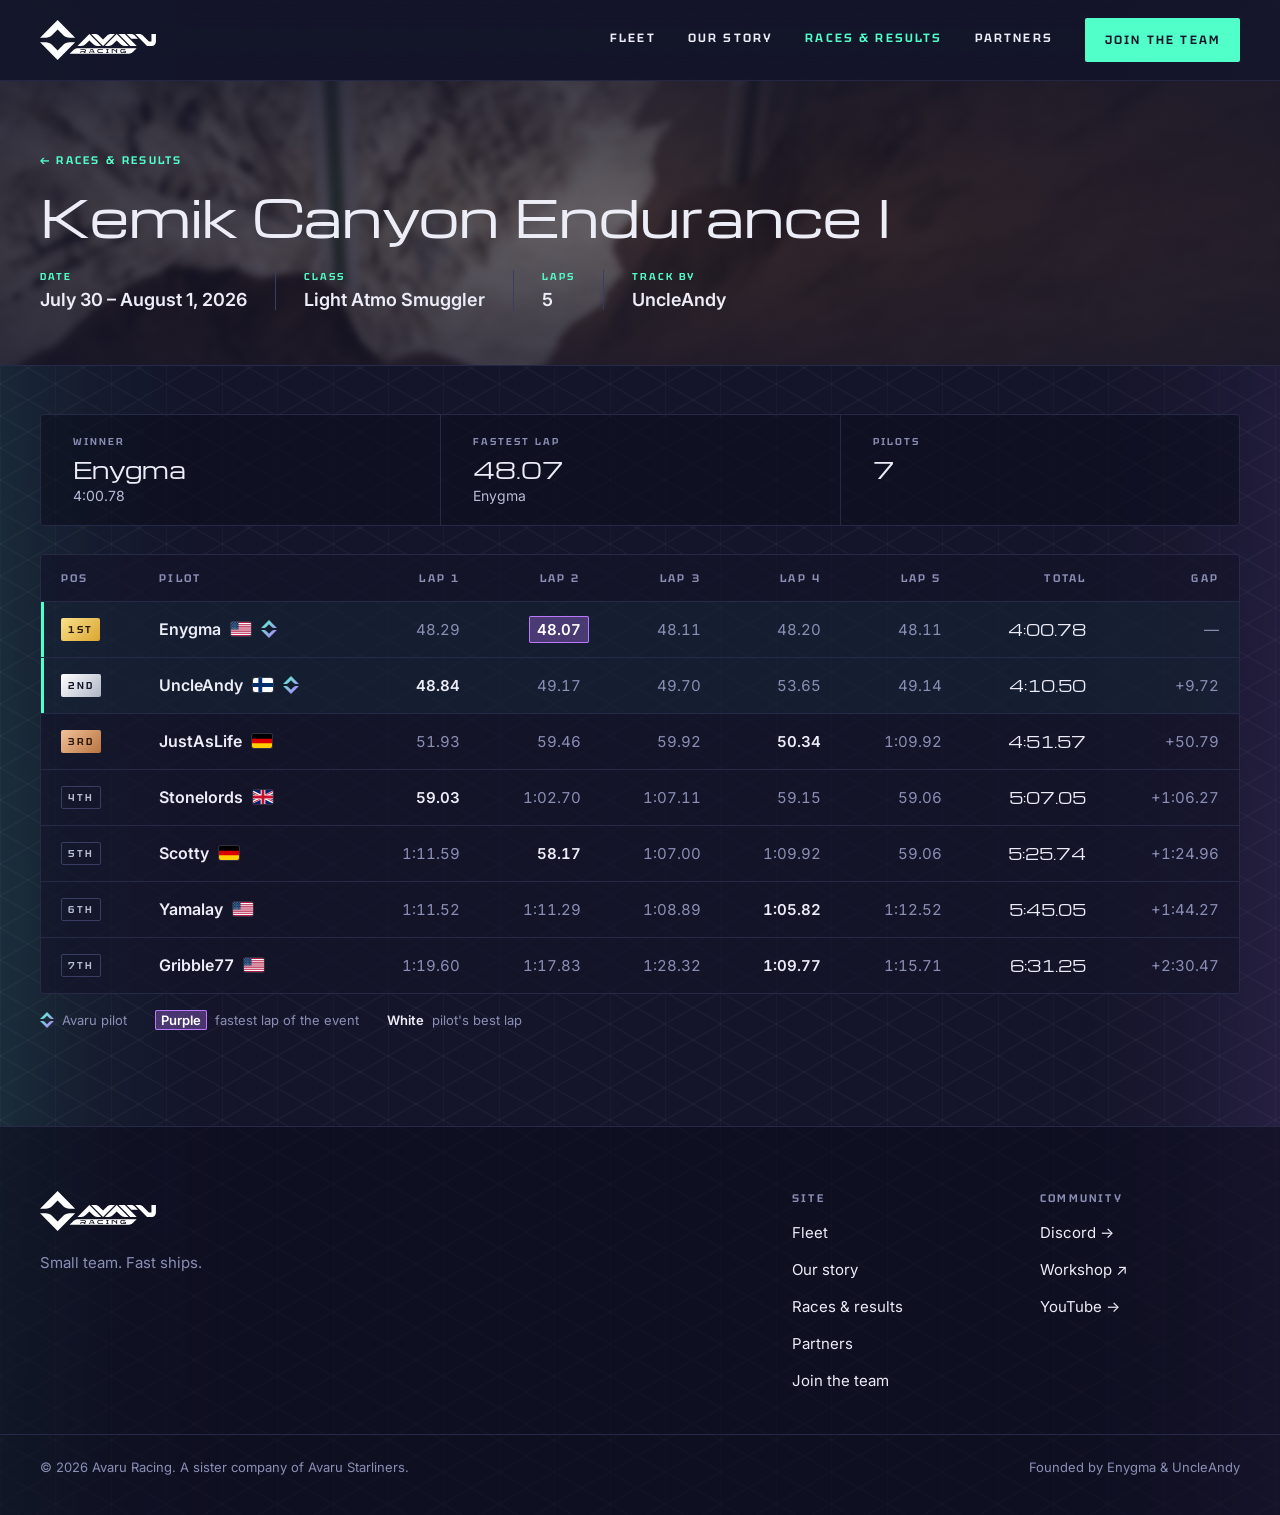
<file: kemik-canyon-endurance-1.html>
<!doctype html>
<html lang="en">
<head>
<meta charset="utf-8">
<meta name="viewport" content="width=device-width, initial-scale=1">
<meta name="color-scheme" content="dark">
<meta name="theme-color" content="#14152A">
<title>Avaru Racing — Kemik Canyon Endurance I results</title>
<link rel="icon" href="assets/avaru-emblem.svg" type="image/svg+xml">
<link rel="preconnect" href="https://fonts.googleapis.com">
<link href="https://fonts.googleapis.com/css2?family=Tektur:wght@600&amp;family=Michroma&amp;family=Inter:wght@400;500;600;700&amp;display=swap" rel="stylesheet">
<style>
html{scroll-padding-top:96px;scroll-behavior:smooth}
body{margin:0;background:#14152A}
a{color:#51FFC9}a:hover{color:#D9B5FF}
@property --sy{syntax:"<number>";inherits:true;initial-value:0}
.av-bg{position:relative;isolation:isolate;background-image:url(assets/iso-grid.svg);background-size:55.426px 64px}
.av-bg::before,.av-bg::after{content:"";position:absolute;top:0;bottom:0;width:min(16vw,240px);z-index:-1;pointer-events:none;-webkit-mask-repeat:repeat-y;mask-repeat:repeat-y;-webkit-mask-image:linear-gradient(180deg,rgba(0,0,0,.55),#000 50%,rgba(0,0,0,.55));mask-image:linear-gradient(180deg,rgba(0,0,0,.55),#000 50%,rgba(0,0,0,.55));animation:av-drift 30s ease-in-out infinite alternate,av-breathe 16s ease-in-out infinite alternate,av-pulse-glow 10s ease-in-out infinite alternate}
.av-bg::before{left:0;transform-origin:left center;background:linear-gradient(90deg,rgba(81,255,201,.11),rgba(81,255,201,.04) 45%,rgba(81,255,201,0));-webkit-mask-size:100% 1800px;mask-size:100% 1800px}
.av-bg::after{right:0;transform-origin:right center;background:linear-gradient(270deg,rgba(188,119,255,.11),rgba(188,119,255,.04) 45%,rgba(188,119,255,0));-webkit-mask-size:100% 2200px;mask-size:100% 2200px;animation-duration:36s,19s,12s;animation-delay:-11s,-6s,-4s}
@keyframes av-drift{from{-webkit-mask-position:0 -120px;mask-position:0 -120px}to{-webkit-mask-position:0 120px;mask-position:0 120px}}
@keyframes av-breathe{from{transform:scaleX(.92)}to{transform:scaleX(1.08)}}
@keyframes av-pulse-glow{from{opacity:.8}to{opacity:1}}
.av-bg>header{position:sticky;top:0;z-index:50;max-width:none!important;padding:18px max(calc(40px * var(--k)), calc((100% - 1200px) / 2))!important;background:rgba(20,21,42,.82);backdrop-filter:blur(14px);-webkit-backdrop-filter:blur(14px);border-bottom:1px solid rgba(38,41,72,.9)}
a,button,article{transition:color .2s ease,transform .25s cubic-bezier(.2,.7,.2,1),box-shadow .25s ease,border-color .2s ease,filter .2s ease,background-size .3s ease}
header nav a:not([style*="background"]),footer nav a{background-image:linear-gradient(90deg,#51FFC9,#BC77FF);background-size:0% 1px;background-repeat:no-repeat;background-position:0 100%;padding-bottom:4px}
header nav a:not([style*="background"]):hover,footer nav a:hover{background-size:100% 1px}
a[style*="padding: 14px 20px"]{transition:transform .45s cubic-bezier(.2,.7,.2,1),box-shadow .45s ease,background-color .45s ease}
a[style*="padding: 14px 20px"]:hover{transform:scale(1.05);background-color:#9CFFE0!important;box-shadow:-8px 0 24px rgba(81,255,201,.32),8px 0 24px rgba(188,119,255,.32)}
a[style*="padding: 14px 20px"]:active{transform:scale(1.01);transition-duration:.15s}
a[style*="padding: 18px 28px"],button[type="submit"]{transition:transform .45s cubic-bezier(.2,.7,.2,1),box-shadow .45s ease}a[style*="padding: 18px 28px"]:hover,button[type="submit"]:hover{transform:scale(1.04);box-shadow:-8px 0 24px rgba(81,255,201,.32),8px 0 24px rgba(188,119,255,.32)}
a[style*="border: 1px solid #3A3D63"][style*="padding: 1"]{border-color:#7A7EA6!important;transition:border-color .3s ease,transform .45s cubic-bezier(.2,.7,.2,1),box-shadow .45s ease}a[style*="border: 1px solid #3A3D63"][style*="padding: 1"]:hover{border-color:#51FFC9!important;transform:scale(1.04);box-shadow:-8px 0 24px rgba(81,255,201,.22),8px 0 24px rgba(188,119,255,.22)}a[style*="border: 1px solid #3A3D63"][style*="padding: 1"]:active{transform:scale(1.01);transition-duration:.15s}
a[style*="letter-spacing: 0.2em"]:not([style*="padding: 1"]):hover,a[style*="letter-spacing: 0.18em"]:not([style*="padding: 1"]):hover{transform:translateX(4px)}
a[style*="border: 1px solid #262948"]:hover{transform:translateY(-3px);border-color:rgba(81,255,201,.55)!important}
article:hover{transform:translateY(-4px);box-shadow:0 18px 40px rgba(0,0,0,.25)}
article[style*="solid"]:hover{border-color:rgba(81,255,201,.45)!important}
@keyframes av-pulse{0%{box-shadow:0 0 0 0 rgba(81,255,201,.55)}70%,100%{box-shadow:0 0 0 10px rgba(81,255,201,0)}}
:root{--k:1;--fs:1;color-scheme:dark}
.av-menu{display:none}
@media (max-width:720px){
:root{--k:.6;--fs:.78}
.av-bg>header{row-gap:0!important;padding-top:12px!important;padding-bottom:12px!important}
.av-bg>header>a img{height:34px!important}
.av-menu{display:inline-flex;flex-direction:column;justify-content:center;gap:5px;width:44px;height:44px;margin-left:auto;padding:0 11px;box-sizing:border-box;background:none;border:1px solid #3A3D63;border-radius:2px;cursor:pointer}
.av-menu span{display:block;height:2px;background:#ECEDF7;transition:transform .25s ease,opacity .2s ease}
.av-bg>header>nav{display:none!important;flex-basis:100%;flex-direction:column!important;align-items:stretch!important;gap:0!important;padding:10px 0 6px}
.av-bg>header.av-open>nav{display:flex!important}
.av-bg>header>nav a{padding:15px 0!important;border-top:1px solid #262948;font-size:13px!important;background-image:none!important}
.av-bg>header>nav a[style*="background"]{margin-top:14px;padding:16px!important;text-align:center;border-top:0}
.av-open .av-menu span:nth-child(1){transform:translateY(7px) rotate(45deg)}
.av-open .av-menu span:nth-child(2){opacity:0}
.av-open .av-menu span:nth-child(3){transform:translateY(-7px) rotate(-45deg)}
}
.av-bg{overflow-x:clip}
.av-photo{position:relative;isolation:isolate}
.av-photo::before,.av-photo::after{content:"";position:absolute;top:0;bottom:0;left:calc(50% - 50vw);right:calc(50% - 50vw);pointer-events:none}
.av-photo:not([style*="border-bottom"]):not([style*="border-top"]){margin-bottom:calc(48px * var(--k))!important}
.av-photo:not([style*="border-bottom"]):not([style*="border-top"])::after{border-bottom:1px solid #262948}
.av-photo::before{z-index:-2;background:var(--img) var(--pos,50% 50%)/cover no-repeat;filter:saturate(.8)}
.av-photo::after{z-index:-1;background:radial-gradient(ellipse 85% 90% at 50% 50%,rgba(20,21,42,var(--tint,.62)),rgba(20,21,42,.93) 100%)}
.av-ref{color:inherit;text-decoration:underline;text-decoration-color:rgba(81,255,201,.55);text-decoration-thickness:1px;text-underline-offset:3px}.av-ref:hover{color:#51FFC9;text-decoration-color:#51FFC9}
@media (max-width:720px){#results table{min-width:0!important}#results thead{display:none}#results tr{display:block;padding:16px 20px}#results tr+tr,#results tbody tr{border-top:1px solid #262948}#results tbody tr:first-child{border-top:0}#results th,#results td{display:block;padding:0!important}#results td:nth-child(2){margin:4px 0 10px;font-size:14px!important}#results td span{white-space:normal!important}}
.av-podium{list-style:none;margin:0;padding:0;border:1px solid #262948;border-radius:4px;background:rgba(12,13,29,.55)}.av-podium li{display:flex;align-items:center;gap:18px;padding:14px 20px}.av-podium li+li{border-top:1px solid #262948}.av-pos{min-width:2.1em;font-family:Michroma,sans-serif;font-size:calc(24px * var(--fs));line-height:1.1;background:linear-gradient(135deg,#FBE08A,#D9A631);-webkit-background-clip:text;background-clip:text;color:transparent}.av-p2 .av-pos{background-image:linear-gradient(135deg,#FFFFFF,#AEB5C4)}.av-who{flex:1;min-width:0;font-family:Michroma,sans-serif;font-size:17px}.av-time{font-family:Tektur,Michroma,sans-serif;font-weight:600;font-size:11px;letter-spacing:.2em;text-transform:uppercase;color:#8B8FB5;white-space:nowrap;font-variant-numeric:tabular-nums}@media (max-width:720px){.av-podium li{gap:12px;padding:12px 16px}.av-who{font-size:15px}.av-time{font-size:10px;letter-spacing:.12em}}
.av-race-img{position:relative;flex:1 1 380px;min-height:280px}.av-race-img img{position:absolute;inset:0;width:100%;height:100%;object-fit:cover;object-position:42% 50%}
.av-shot::before{content:"";position:absolute;inset:0;z-index:1;pointer-events:none;background:linear-gradient(135deg,rgba(81,255,201,.2),rgba(81,255,201,0) 45%,rgba(188,119,255,0) 55%,rgba(188,119,255,.2));opacity:0;transition:opacity .45s ease}
.av-shot::after{content:"";position:absolute;inset:0;pointer-events:none;box-shadow:inset 0 0 60px rgba(12,13,29,.55);transition:opacity .45s ease}
.av-shot:hover::before{opacity:1}
.av-shot:hover::after{opacity:.35}
.av-btn{transition:transform .45s cubic-bezier(.2,.7,.2,1),box-shadow .45s ease}.av-btn:hover{transform:scale(1.05);box-shadow:-8px 0 24px rgba(81,255,201,.32),8px 0 24px rgba(188,119,255,.32)}.av-btn:active{transform:scale(1.01);transition-duration:.15s}
.av-tags{display:inline-flex;flex-wrap:wrap;gap:6px 8px}.av-tag{font-family:Tektur,Michroma,sans-serif;font-weight:600;font-size:10px;letter-spacing:.16em;text-transform:uppercase;white-space:nowrap;color:#D5D7EA;border:1px solid #3A3D63;padding:3px 8px;border-radius:2px;text-decoration:none}.av-tag:hover{color:#51FFC9;border-color:#51FFC9;transform:scale(1.08);box-shadow:-6px 0 16px rgba(81,255,201,.3),6px 0 16px rgba(188,119,255,.3)}.av-tag{display:inline-block;transition:border-color .3s ease,color .3s ease,transform .45s cubic-bezier(.2,.7,.2,1),box-shadow .45s ease}.av-tag-ours{color:#14152A;border-color:transparent;background:linear-gradient(100deg,#51FFC9,#BC77FF) border-box}.av-tag-ours:hover{color:#14152A;border-color:transparent;transform:scale(1.08);box-shadow:-6px 0 16px rgba(81,255,201,.45),6px 0 16px rgba(188,119,255,.45)}.av-tag-ours:active{transform:scale(1.02);transition-duration:.15s}.av-tag-key{display:flex;align-items:center;gap:10px;margin:14px 0 0;font-size:13px;color:#8B8FB5}.av-swatch{flex:0 0 auto;width:48px;height:20px;border-radius:2px;background:linear-gradient(100deg,#51FFC9,#BC77FF)}
@media (prefers-reduced-motion:reduce){*,*::before,*::after{animation:none!important;transition:none!important}}
@keyframes av-rise{from{opacity:0;transform:translateY(24px)}to{opacity:1;transform:none}}
.av-reveal{opacity:0}
.av-reveal.av-in{opacity:1;animation:av-rise .85s cubic-bezier(.2,.7,.2,1) both}
a[aria-label="Avaru Racing home"] img{transition:transform .35s cubic-bezier(.2,.7,.2,1),filter .35s ease}
a[aria-label="Avaru Racing home"]:hover img{transform:translateY(-1px) scale(1.04);filter:drop-shadow(-8px 0 14px rgba(81,255,201,.45)) drop-shadow(8px 0 14px rgba(188,119,255,.5))}
a[aria-label="Avaru Racing home"]:active img{transform:scale(.98)}
</style>
<link rel="stylesheet" href="assets/results.css">
</head>
<body>
<div class="av-bg" style="background-color: #14152A; color: #ECEDF7; font-family: Inter, system-ui, sans-serif; min-height: 100vh">

<header style="max-width: 1280px; margin: 0 auto; padding: 28px calc(40px * var(--k)); display: flex; flex-wrap: wrap; align-items: center; justify-content: space-between; gap: 24px">
<a href="index.html" aria-label="Avaru Racing home" style="display: flex"><img src="assets/avaru-racing-logo.svg" alt="Avaru Racing" style="height: 40px; width: auto"></a>
<button type="button" class="av-menu" aria-expanded="false" aria-controls="site-nav" aria-label="Menu"><span></span><span></span><span></span></button>
<nav id="site-nav" aria-label="Main" style="display: flex; flex-wrap: wrap; align-items: center; gap: 32px; font-family: Tektur, Michroma, sans-serif; font-weight: 600; font-size: 12px; letter-spacing: 0.18em; text-transform: uppercase">
<a href="fleet.html" style="color: #ECEDF7; text-decoration: none">Fleet</a>
<a href="story.html" style="color: #ECEDF7; text-decoration: none">Our story</a>
<a href="races.html" aria-current="page" style="color: #51FFC9; text-decoration: none">Races &amp; results</a>
<a href="partners.html" style="color: #ECEDF7; text-decoration: none">Partners</a>
<a href="join.html" style="color: #14152A; background: #51FFC9; padding: 14px 20px; border-radius: 2px; text-decoration: none">Join the team</a>
</nav>
</header>

<section class="av-photo" style="--img: url(assets/bg/track-105.jpg); --pos: 50% 50%; max-width: 1280px; margin: 0 auto; padding: calc(72px * var(--k)) calc(40px * var(--k)) calc(56px * var(--k)); display: flex; flex-direction: column; gap: 20px">
<a href="races.html#results" style="align-self: flex-start; font-family: Tektur, Michroma, sans-serif; font-weight: 600; font-size: 11px; letter-spacing: 0.2em; text-transform: uppercase; color: #51FFC9; text-decoration: none">← Races &amp; results</a>
<h1 style="margin: 0; font-family: Michroma, sans-serif; font-weight: 400; font-size: clamp(30px, 4vw, 56px); line-height: 1.15; text-wrap: balance">Kemik Canyon Endurance I</h1>
<dl class="av-ev-meta"><div><dt>Date</dt><dd>July 30 – August 1, 2026</dd></div><div><dt>Class</dt><dd>Light Atmo Smuggler</dd></div><div><dt>Laps</dt><dd>5</dd></div><div><dt>Track by</dt><dd>UncleAndy</dd></div></dl>
</section>

<section id="classification" aria-label="Full results" style="max-width: 1280px; margin: 0 auto; padding: 0 calc(40px * var(--k)) calc(96px * var(--k))">
<dl class="av-ev-sum" data-ev-sum></dl>
<p class="av-ev-pending" data-ev-pending hidden>Official times are still to come. Lap times will appear here once the results are posted.</p>
<div class="av-ev-wrap"><table class="av-ev">
<thead data-ev-head></thead>
<tbody data-ev-rows></tbody>
</table></div>
<p class="av-ev-key"><span><img src="assets/avaru-emblem.svg" alt="" width="14" height="16">Avaru pilot</span><span><b class="av-fl-key">Purple</b> fastest lap of the event</span><span><b style="color: #ECEDF7">White</b> pilot's best lap</span></p>
</section>

<!--
  RESULTS DATA.
  laps: lap times as "m:ss.ss" or "ss.ss" (penalties already included).
  total: the official total from the timing sheet (shown as given, not added up from the laps).
  flag: two-letter country code matching assets/flags/<code>.svg. team "Avaru" marks our pilots.
  status: "DNF" (attempt not finished) or "DNS" (no attempt) puts a pilot at the bottom.
  pos is optional; without it, pilots are ordered by total.
-->
<script type="application/json" id="av-results">
{
  "laps": 5,
  "entries": [
    { "pilot": "Enygma",     "flag": "us",     "country": "United States", "team": "Avaru", "laps": ["48.29", "48.07", "48.11", "48.2", "48.11"], "total": "4:00.78" },
    { "pilot": "UncleAndy",  "flag": "fi",     "country": "Finland",       "team": "Avaru", "laps": ["48.84", "49.17", "49.7", "53.65", "49.14"], "total": "4:10.50" },
    { "pilot": "JustAsLife", "flag": "de",     "country": "Germany",       "laps": ["51.93", "59.46", "59.92", "50.34", "1:09.92"], "total": "4:51.57" },
    { "pilot": "Stonelords", "flag": "gb",     "country": "United Kingdom","laps": ["59.03", "1:02.70", "1:07.11", "59.15", "59.06"], "total": "5:07.05" },
    { "pilot": "Scotty",     "flag": "de",     "country": "Germany",       "laps": ["1:11.59", "58.17", "1:07.00", "1:09.92", "59.06"], "total": "5:25.74" },
    { "pilot": "Yamalay",    "flag": "us",     "country": "United States", "laps": ["1:11.52", "1:11.29", "1:08.89", "1:05.82", "1:12.52"], "total": "5:45.05" },
    { "pilot": "Gribble77",  "flag": "us",     "country": "United States", "laps": ["1:19.60", "1:17.83", "1:28.32", "1:09.77", "1:15.71"], "total": "6:31.25" }
  ]
}
</script>
<script src="assets/results.js"></script>

<footer style="border-top: 1px solid #262948; background: rgba(12, 13, 29, 0.6)">
<div style="max-width: 1280px; margin: 0 auto; padding: calc(64px * var(--k)) calc(40px * var(--k)) calc(40px * var(--k)); display: flex; flex-wrap: wrap; justify-content: space-between; gap: calc(48px * var(--k))">
<div style="flex: 1 1 320px; display: flex; flex-direction: column; gap: 20px"><a href="index.html" aria-label="Avaru Racing home" style="display: flex"><img src="assets/avaru-racing-logo.svg" alt="Avaru Racing" style="height: 40px; width: auto"></a><p style="margin: 0; max-width: 340px; font-size: 15px; line-height: 1.6; color: #8B8FB5">Small team. Fast ships.</p></div>
<nav aria-label="Site" style="flex: 0 1 200px; display: flex; flex-direction: column; gap: 14px; font-size: 15px"><p style="margin: 0 0 4px; font-family: Tektur, Michroma, sans-serif; font-weight: 600; font-size: 11px; letter-spacing: 0.2em; text-transform: uppercase; color: #8B8FB5">Site</p><a href="fleet.html" style="color: #ECEDF7; text-decoration: none">Fleet</a><a href="story.html" style="color: #ECEDF7; text-decoration: none">Our story</a><a href="races.html" style="color: #ECEDF7; text-decoration: none">Races &amp; results</a><a href="partners.html" style="color: #ECEDF7; text-decoration: none">Partners</a><a href="join.html" style="color: #ECEDF7; text-decoration: none">Join the team</a></nav>
<nav aria-label="Community" style="flex: 0 1 200px; display: flex; flex-direction: column; gap: 14px; font-size: 15px"><p style="margin: 0 0 4px; font-family: Tektur, Michroma, sans-serif; font-weight: 600; font-size: 11px; letter-spacing: 0.2em; text-transform: uppercase; color: #8B8FB5">Community</p><a href="coming-soon.html#discord" title="Coming soon" style="color: #ECEDF7; text-decoration: none">Discord →</a><a href="https://steamcommunity.com/sharedfiles/filedetails/?id=3838825560" target="_blank" rel="noopener" style="color: #ECEDF7; text-decoration: none">Workshop ↗</a><a href="coming-soon.html#youtube" title="Coming soon" style="color: #ECEDF7; text-decoration: none">YouTube →</a></nav>
</div>
<div style="max-width: 1280px; margin: 0 auto; padding: 24px calc(40px * var(--k)) calc(40px * var(--k)); border-top: 1px solid #262948; display: flex; flex-wrap: wrap; justify-content: space-between; gap: 16px; font-size: 13px; color: #8B8FB5">
<span>© 2026 Avaru Racing. A sister company of Avaru Starliners.</span><span>Founded by Enygma &amp; UncleAndy</span>
</div>
</footer>

</div>
<script>
(function () {
  function start() {
    var reduce = window.matchMedia && window.matchMedia('(prefers-reduced-motion: reduce)').matches;
    var root = document.querySelector('.av-bg');
    // background glows drift as the page scrolls
    if (root && !reduce) {
      var ticking = false;
      var update = function () {
        ticking = false;
        var se = document.scrollingElement || document.documentElement;
        var max = Math.max(1, se.scrollHeight - window.innerHeight);
        root.style.setProperty('--sy', Math.min(1, Math.max(0, se.scrollTop / max)).toFixed(4));
      };
      window.addEventListener('scroll', function () { if (!ticking) { ticking = true; requestAnimationFrame(update); } }, { passive: true });
      update();
    }
    // sections fade and rise in as they come into view
    if (reduce || typeof IntersectionObserver === 'undefined') return;
    var els = Array.prototype.slice.call(document.querySelectorAll('.av-bg > nav, .av-bg > section'));
    els.forEach(function (el) { el.classList.add('av-reveal'); });
    var io = new IntersectionObserver(function (entries) {
      var n = 0;
      entries.forEach(function (e) {
        if (!e.isIntersecting) return;
        var t = e.target; t.style.animationDelay = (n++ * 110) + 'ms';
        requestAnimationFrame(function () { t.classList.add('av-in'); });
        io.unobserve(t);
      });
    }, { threshold: 0.08, rootMargin: '0px 0px -6% 0px' });
    els.forEach(function (el) { io.observe(el); });
    window.addEventListener('beforeprint', function () { els.forEach(function (el) { el.classList.add('av-in'); }); });
  }
  if (document.readyState === 'loading') document.addEventListener('DOMContentLoaded', start); else start();
})();
</script>
<script>
(function () {
  var h = document.querySelector('.av-bg > header'), b = h && h.querySelector('.av-menu');
  if (!b) return;
  function set(open) { h.classList.toggle('av-open', open); b.setAttribute('aria-expanded', open ? 'true' : 'false'); }
  b.addEventListener('click', function () { set(!h.classList.contains('av-open')); });
  h.querySelectorAll('nav a').forEach(function (a) { a.addEventListener('click', function () { set(false); }); });
  window.addEventListener('resize', function () { if (window.innerWidth > 720) set(false); });
})();
</script>
</body>
</html>
</file>
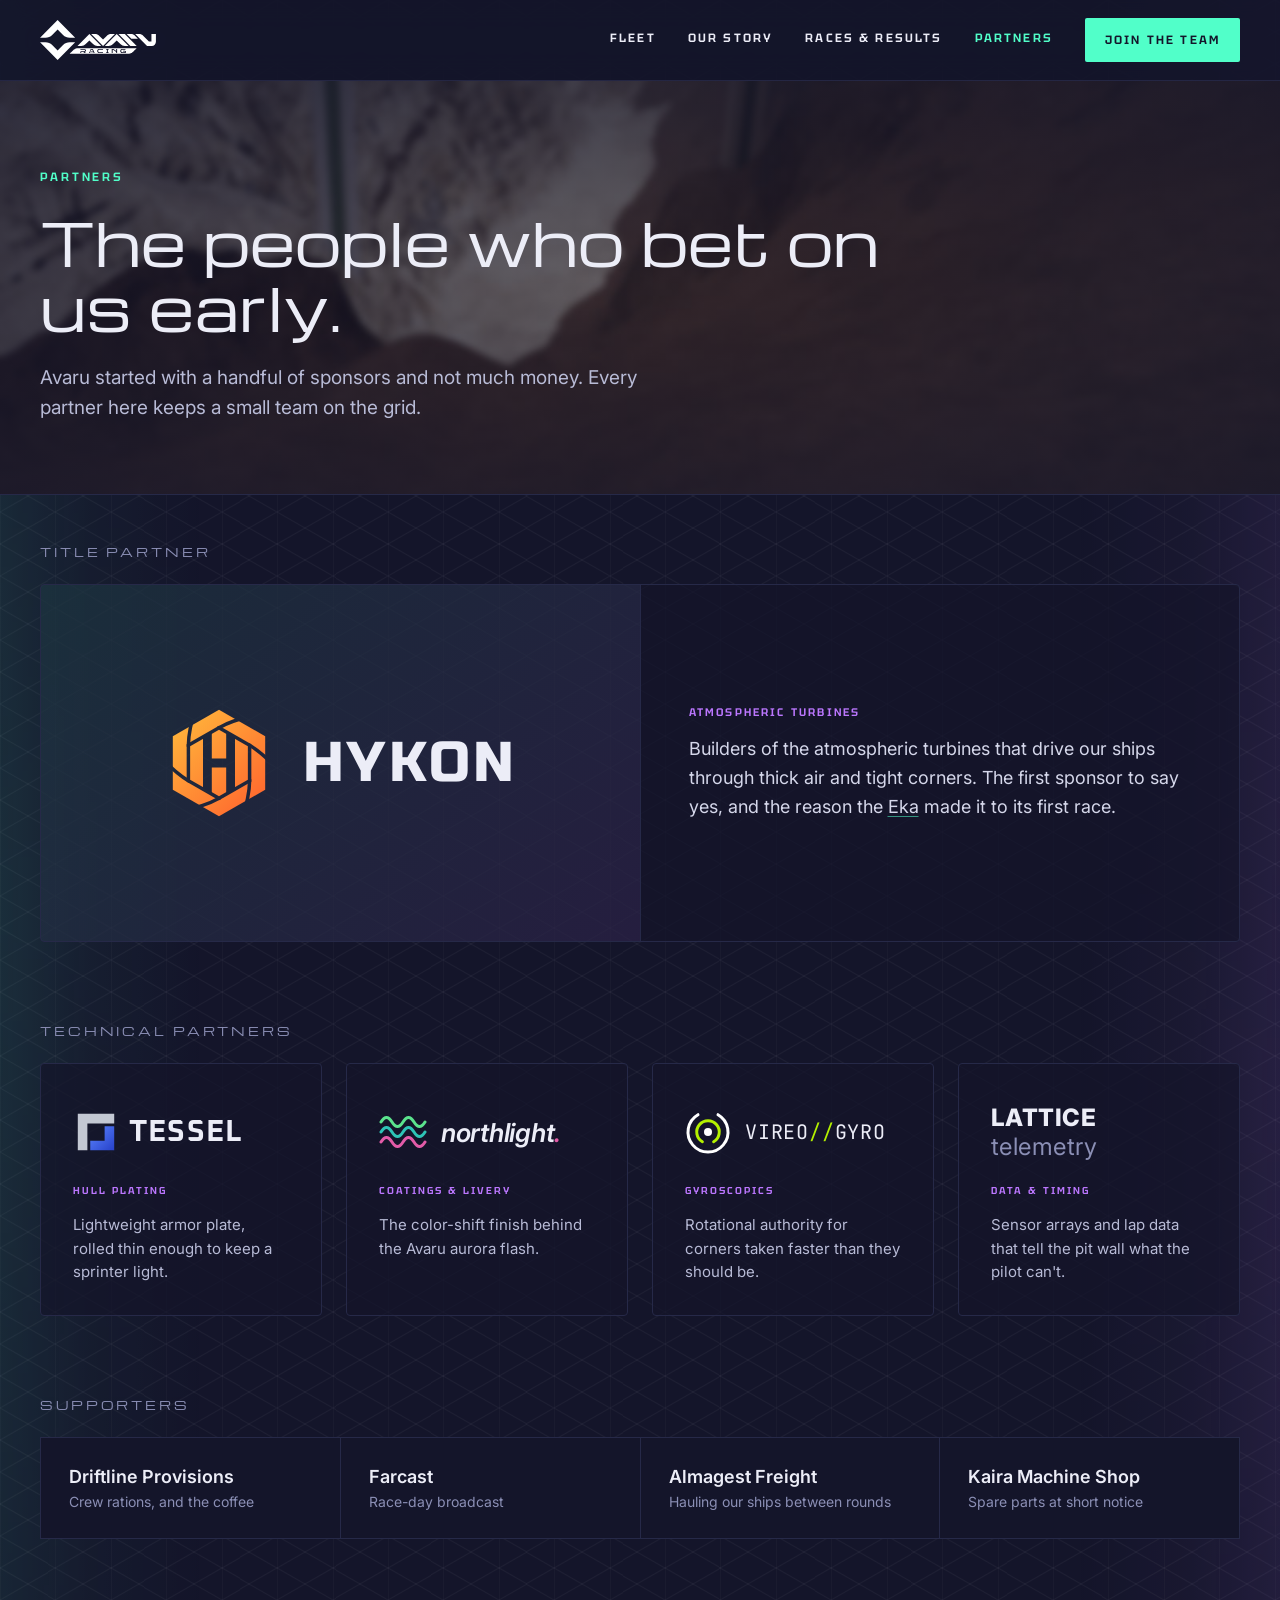
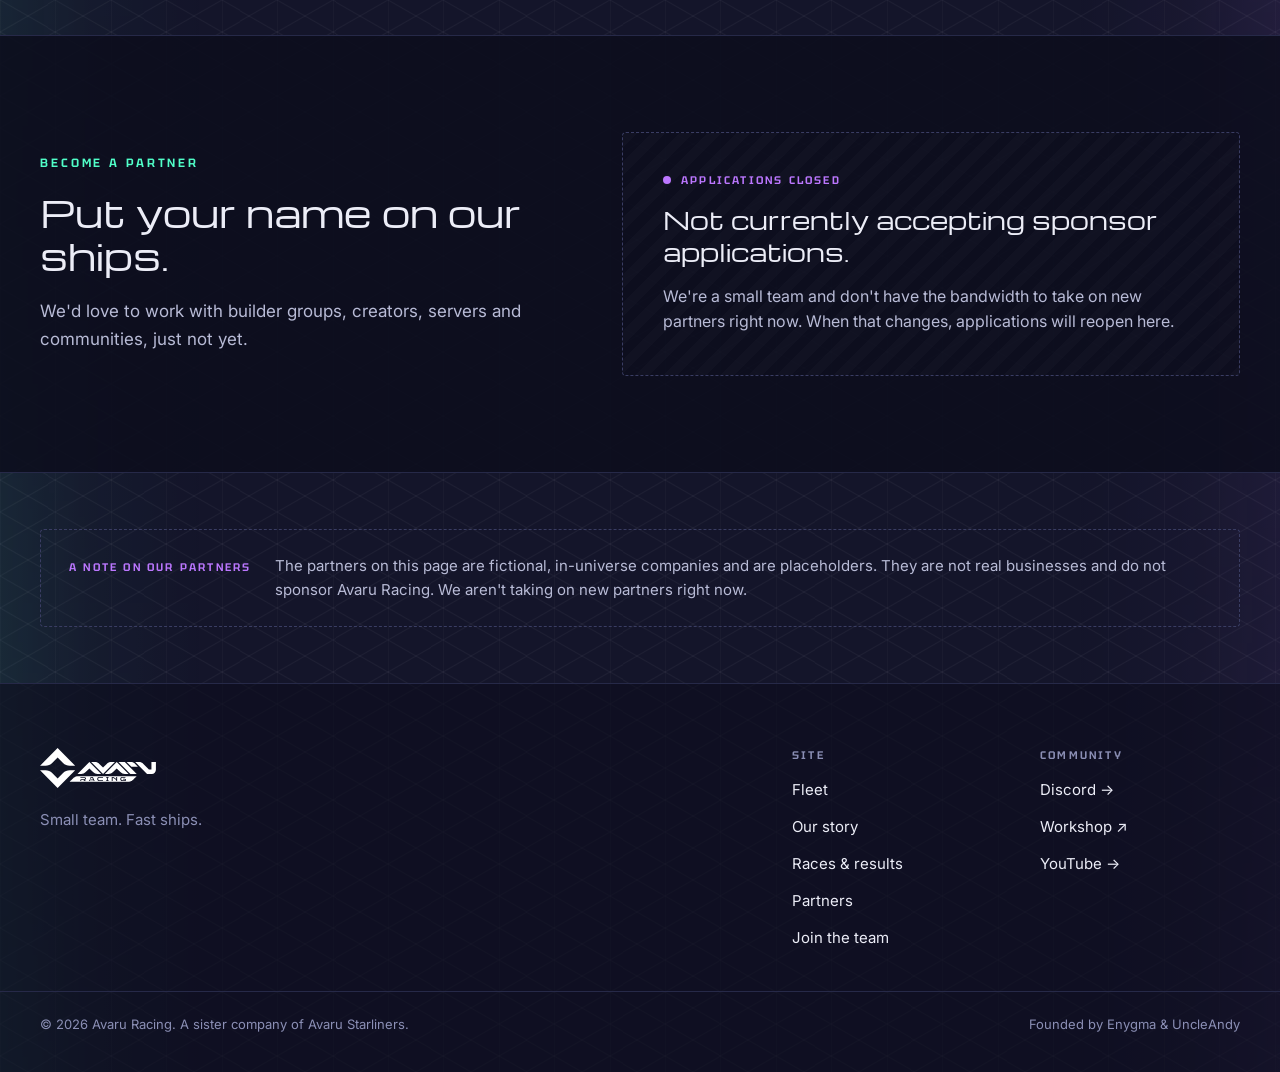
<file: partners.html>
<!doctype html>
<html lang="en">
<head>
<meta charset="utf-8">
<meta name="viewport" content="width=device-width, initial-scale=1">
<meta name="color-scheme" content="dark">
<meta name="theme-color" content="#14152A">
<title>Avaru Racing — Partners</title>
<link rel="icon" href="assets/avaru-emblem.svg" type="image/svg+xml">
<link rel="preconnect" href="https://fonts.googleapis.com">
<link href="https://fonts.googleapis.com/css2?family=Tektur:wght@600&amp;family=Michroma&amp;family=Russo+One&amp;family=Oxanium:wght@700&amp;family=Inter:wght@400;500;600;800&amp;family=JetBrains+Mono:wght@500&amp;display=swap" rel="stylesheet">
<style>
html{scroll-padding-top:96px;scroll-behavior:smooth}
body{margin:0;background:#14152A}
a{color:#51FFC9}a:hover{color:#D9B5FF}
@property --sy{syntax:"<number>";inherits:true;initial-value:0}
.av-bg{position:relative;isolation:isolate;background-image:url(assets/iso-grid.svg);background-size:55.426px 64px}
.av-bg::before,.av-bg::after{content:"";position:absolute;top:0;bottom:0;width:min(16vw,240px);z-index:-1;pointer-events:none;-webkit-mask-repeat:repeat-y;mask-repeat:repeat-y;-webkit-mask-image:linear-gradient(180deg,rgba(0,0,0,.55),#000 50%,rgba(0,0,0,.55));mask-image:linear-gradient(180deg,rgba(0,0,0,.55),#000 50%,rgba(0,0,0,.55));animation:av-drift 30s ease-in-out infinite alternate,av-breathe 16s ease-in-out infinite alternate,av-pulse-glow 10s ease-in-out infinite alternate}
.av-bg::before{left:0;transform-origin:left center;background:linear-gradient(90deg,rgba(81,255,201,.11),rgba(81,255,201,.04) 45%,rgba(81,255,201,0));-webkit-mask-size:100% 1800px;mask-size:100% 1800px}
.av-bg::after{right:0;transform-origin:right center;background:linear-gradient(270deg,rgba(188,119,255,.11),rgba(188,119,255,.04) 45%,rgba(188,119,255,0));-webkit-mask-size:100% 2200px;mask-size:100% 2200px;animation-duration:36s,19s,12s;animation-delay:-11s,-6s,-4s}
@keyframes av-drift{from{-webkit-mask-position:0 -120px;mask-position:0 -120px}to{-webkit-mask-position:0 120px;mask-position:0 120px}}
@keyframes av-breathe{from{transform:scaleX(.92)}to{transform:scaleX(1.08)}}
@keyframes av-pulse-glow{from{opacity:.8}to{opacity:1}}
.av-bg>header{position:sticky;top:0;z-index:50;max-width:none!important;padding:18px max(calc(40px * var(--k)), calc((100% - 1200px) / 2))!important;background:rgba(20,21,42,.82);backdrop-filter:blur(14px);-webkit-backdrop-filter:blur(14px);border-bottom:1px solid rgba(38,41,72,.9)}
a,button,article{transition:color .2s ease,transform .25s cubic-bezier(.2,.7,.2,1),box-shadow .25s ease,border-color .2s ease,filter .2s ease,background-size .3s ease}
header nav a:not([style*="background"]),footer nav a{background-image:linear-gradient(90deg,#51FFC9,#BC77FF);background-size:0% 1px;background-repeat:no-repeat;background-position:0 100%;padding-bottom:4px}
header nav a:not([style*="background"]):hover,footer nav a:hover{background-size:100% 1px}
a[style*="padding: 14px 20px"]{transition:transform .45s cubic-bezier(.2,.7,.2,1),box-shadow .45s ease,background-color .45s ease}
a[style*="padding: 14px 20px"]:hover{transform:scale(1.05);background-color:#9CFFE0!important;box-shadow:-8px 0 24px rgba(81,255,201,.32),8px 0 24px rgba(188,119,255,.32)}
a[style*="padding: 14px 20px"]:active{transform:scale(1.01);transition-duration:.15s}
a[style*="padding: 18px 28px"],button[type="submit"]{transition:transform .45s cubic-bezier(.2,.7,.2,1),box-shadow .45s ease}a[style*="padding: 18px 28px"]:hover,button[type="submit"]:hover{transform:scale(1.04);box-shadow:-8px 0 24px rgba(81,255,201,.32),8px 0 24px rgba(188,119,255,.32)}
a[style*="border: 1px solid #3A3D63"][style*="padding: 1"]{border-color:#7A7EA6!important;transition:border-color .3s ease,transform .45s cubic-bezier(.2,.7,.2,1),box-shadow .45s ease}a[style*="border: 1px solid #3A3D63"][style*="padding: 1"]:hover{border-color:#51FFC9!important;transform:scale(1.04);box-shadow:-8px 0 24px rgba(81,255,201,.22),8px 0 24px rgba(188,119,255,.22)}a[style*="border: 1px solid #3A3D63"][style*="padding: 1"]:active{transform:scale(1.01);transition-duration:.15s}
a[style*="letter-spacing: 0.2em"]:not([style*="padding: 1"]):hover,a[style*="letter-spacing: 0.18em"]:not([style*="padding: 1"]):hover{transform:translateX(4px)}
a[style*="border: 1px solid #262948"]:hover{transform:translateY(-3px);border-color:rgba(81,255,201,.55)!important}
article:hover{transform:translateY(-4px);box-shadow:0 18px 40px rgba(0,0,0,.25)}
article[style*="solid"]:hover{border-color:rgba(81,255,201,.45)!important}
:root{--k:1;--fs:1;color-scheme:dark}
.av-menu{display:none}
@media (max-width:720px){
:root{--k:.6;--fs:.78}
.av-bg>header{row-gap:0!important;padding-top:12px!important;padding-bottom:12px!important}
.av-bg>header>a img{height:34px!important}
.av-menu{display:inline-flex;flex-direction:column;justify-content:center;gap:5px;width:44px;height:44px;margin-left:auto;padding:0 11px;box-sizing:border-box;background:none;border:1px solid #3A3D63;border-radius:2px;cursor:pointer}
.av-menu span{display:block;height:2px;background:#ECEDF7;transition:transform .25s ease,opacity .2s ease}
.av-bg>header>nav{display:none!important;flex-basis:100%;flex-direction:column!important;align-items:stretch!important;gap:0!important;padding:10px 0 6px}
.av-bg>header.av-open>nav{display:flex!important}
.av-bg>header>nav a{padding:15px 0!important;border-top:1px solid #262948;font-size:13px!important;background-image:none!important}
.av-bg>header>nav a[style*="background"]{margin-top:14px;padding:16px!important;text-align:center;border-top:0}
.av-open .av-menu span:nth-child(1){transform:translateY(7px) rotate(45deg)}
.av-open .av-menu span:nth-child(2){opacity:0}
.av-open .av-menu span:nth-child(3){transform:translateY(-7px) rotate(-45deg)}
}
@media (max-width:720px){section[aria-labelledby="title-h"] svg{width:68px!important;height:68px!important}section[aria-labelledby="title-h"] [style*="gap: 28px"]{gap:14px!important}section[aria-labelledby="title-h"] [style*="min-height: 260px"]{min-height:180px!important}}
.av-bg{overflow-x:clip}
.av-photo{position:relative;isolation:isolate}
.av-photo::before,.av-photo::after{content:"";position:absolute;top:0;bottom:0;left:calc(50% - 50vw);right:calc(50% - 50vw);pointer-events:none}
.av-photo:not([style*="border-bottom"]):not([style*="border-top"]){margin-bottom:calc(48px * var(--k))!important}
.av-photo:not([style*="border-bottom"]):not([style*="border-top"])::after{border-bottom:1px solid #262948}
.av-photo::before{z-index:-2;background:var(--img) var(--pos,50% 50%)/cover no-repeat;filter:saturate(.8)}
.av-photo::after{z-index:-1;background:radial-gradient(ellipse 85% 90% at 50% 50%,rgba(20,21,42,var(--tint,.62)),rgba(20,21,42,.93) 100%)}
.av-ref{color:inherit;text-decoration:underline;text-decoration-color:rgba(81,255,201,.55);text-decoration-thickness:1px;text-underline-offset:3px}.av-ref:hover{color:#51FFC9;text-decoration-color:#51FFC9}
@media (prefers-reduced-motion:reduce){*,*::before,*::after{animation:none!important;transition:none!important}}
@keyframes av-rise{from{opacity:0;transform:translateY(24px)}to{opacity:1;transform:none}}
.av-reveal{opacity:0}
.av-reveal.av-in{opacity:1;animation:av-rise .85s cubic-bezier(.2,.7,.2,1) both}
a[aria-label="Avaru Racing home"] img{transition:transform .35s cubic-bezier(.2,.7,.2,1),filter .35s ease}
a[aria-label="Avaru Racing home"]:hover img{transform:translateY(-1px) scale(1.04);filter:drop-shadow(-8px 0 14px rgba(81,255,201,.45)) drop-shadow(8px 0 14px rgba(188,119,255,.5))}
a[aria-label="Avaru Racing home"]:active img{transform:scale(.98)}
</style>
</head>
<body>
<div class="av-bg" style="background-color: #14152A; color: #ECEDF7; font-family: Inter, system-ui, sans-serif; min-height: 100vh">

<header style="max-width: 1280px; margin: 0 auto; padding: 28px calc(40px * var(--k)); display: flex; flex-wrap: wrap; align-items: center; justify-content: space-between; gap: 24px">
<a href="index.html" aria-label="Avaru Racing home" style="display: flex"><img src="assets/avaru-racing-logo.svg" alt="Avaru Racing" style="height: 40px; width: auto"></a>
<button type="button" class="av-menu" aria-expanded="false" aria-controls="site-nav" aria-label="Menu"><span></span><span></span><span></span></button>
<nav id="site-nav" aria-label="Main" style="display: flex; flex-wrap: wrap; align-items: center; gap: 32px; font-family: Tektur, Michroma, sans-serif; font-weight: 600; font-size: 12px; letter-spacing: 0.18em; text-transform: uppercase">
<a href="fleet.html" style="color: #ECEDF7; text-decoration: none">Fleet</a>
<a href="story.html" style="color: #ECEDF7; text-decoration: none">Our story</a>
<a href="races.html" style="color: #ECEDF7; text-decoration: none">Races &amp; results</a>
<a href="partners.html" aria-current="page" style="color: #51FFC9; text-decoration: none">Partners</a>
<a href="join.html" style="color: #14152A; background: #51FFC9; padding: 14px 20px; border-radius: 2px; text-decoration: none">Join the team</a>
</nav>
</header>

<section class="av-photo" style="--img: url(assets/bg/track-105.jpg); --pos: 50% 80%; max-width: 1280px; margin: 0 auto; padding: calc(88px * var(--k)) calc(40px * var(--k)) calc(72px * var(--k)); display: flex; flex-direction: column; gap: 24px">
<p style="margin: 0; font-family: Tektur, Michroma, sans-serif; font-weight: 600; font-size: 12px; letter-spacing: 0.24em; text-transform: uppercase; color: #51FFC9">Partners</p>
<h1 style="margin: 0; max-width: 900px; font-family: Michroma, sans-serif; font-weight: 400; font-size: clamp(36px, 4.6vw, 64px); line-height: 1.1">The people who bet on us early.</h1>
<p style="margin: 0; max-width: 620px; font-size: 19px; line-height: 1.6; color: #B8BBD6">Avaru started with a handful of sponsors and not much money. Every partner here keeps a small team on the grid.</p>
</section>

<section aria-labelledby="title-h" style="max-width: 1280px; margin: 0 auto; padding: 0 calc(40px * var(--k)) calc(80px * var(--k))">
<h2 id="title-h" style="margin: 0 0 24px; font-family: Michroma, sans-serif; font-weight: 400; font-size: 12px; letter-spacing: 0.24em; text-transform: uppercase; color: #8B8FB5">Title partner</h2>
<div style="border: 1px solid #262948; border-radius: 4px; background: rgba(20, 21, 42, 0.7); display: flex; flex-wrap: wrap; overflow: hidden">
<div style="flex: 1 1 420px; min-height: 260px; display: flex; align-items: center; justify-content: center; padding: calc(48px * var(--k)); background: linear-gradient(135deg, rgba(81, 255, 201, 0.10), rgba(188, 119, 255, 0.10)); border-right: 1px solid #262948">
<div style="display: flex; align-items: center; gap: 28px">
<svg width="112" height="112" viewBox="0 0 84 84" fill="none" aria-hidden="true"><defs><linearGradient id="hkpg" x1="0" y1="0" x2="84" y2="84" gradientUnits="userSpaceOnUse"><stop stop-color="#FFC23D"/><stop offset="1" stop-color="#FF5A2C"/></linearGradient><mask id="hkpm" maskUnits="userSpaceOnUse" x="0" y="0" width="84" height="84"><rect width="84" height="84" fill="#FFFFFF"/><path d="M42.000 14.000L66.249 28.000L66.249 56.000L42.000 70.000L17.751 56.000L17.751 28.000Z" fill="#000000"/><path d="M41.134 16.000L42.000 15.500Q52.392 9.500 72.854 5.230M64.084 28.250L64.950 28.750Q75.342 34.750 89.271 50.335M64.950 54.250L64.950 55.250Q64.950 67.250 58.417 87.105M42.866 68.000L42.000 68.500Q31.608 74.500 11.146 78.770M19.916 55.750L19.050 55.250Q8.658 49.250 -5.271 33.665M19.050 29.750L19.050 28.750Q19.050 16.750 25.583 -3.105" stroke="#000000" stroke-width="2.598" stroke-linejoin="miter" fill="none"/></mask><mask id="hkph" maskUnits="userSpaceOnUse" x="0" y="0" width="84" height="84"><rect width="84" height="84" fill="#FFFFFF"/><path d="M30.00 16.80L36.60 16.80L36.60 38.70L47.40 38.70L47.40 16.80L54.00 16.80L54.00 67.20L47.40 67.20L47.40 45.30L36.60 45.30L36.60 67.20L30.00 67.20Z" fill="#000000"/></mask></defs><path d="M42.000 2.000L76.641 22.000L76.641 62.000L42.000 82.000L7.359 62.000L7.359 22.000Z" fill="url(#hkpg)" mask="url(#hkpm)"/><path d="M42.000 17.000L63.651 29.500L63.651 54.500L42.000 67.000L20.349 54.500L20.349 29.500Z" fill="url(#hkpg)" mask="url(#hkph)"/></svg>
<p style="margin: 0; font-family: 'Russo One', sans-serif; font-size: calc(56px * var(--fs)); letter-spacing: 0.06em; line-height: 1">HYKON</p>
</div>
</div>
<div style="flex: 1 1 420px; padding: calc(48px * var(--k)); display: flex; flex-direction: column; justify-content: center; gap: 16px">
<p style="margin: 0; font-family: Tektur, Michroma, sans-serif; font-weight: 600; font-size: 11px; letter-spacing: 0.2em; text-transform: uppercase; color: #BC77FF">Atmospheric turbines</p>
<p style="margin: 0; font-size: 18px; line-height: 1.6; color: #D5D7EA">Builders of the atmospheric turbines that drive our ships through thick air and tight corners. The first sponsor to say yes, and the reason the <a class="av-ref" href="fleet.html#eka">Eka</a> made it to its first race.</p>
</div>
</div>
</section>

<section aria-labelledby="tech-h" style="max-width: 1280px; margin: 0 auto; padding: 0 calc(40px * var(--k)) calc(80px * var(--k))">
<h2 id="tech-h" style="margin: 0 0 24px; font-family: Michroma, sans-serif; font-weight: 400; font-size: 12px; letter-spacing: 0.24em; text-transform: uppercase; color: #8B8FB5">Technical partners</h2>
<div style="display: grid; grid-template-columns: repeat(auto-fit, minmax(260px, 1fr)); gap: 24px">
<div style="border: 1px solid #262948; border-radius: 4px; background: rgba(20, 21, 42, 0.7); padding: 32px; display: flex; flex-direction: column; gap: 16px">
<div style="height: 72px; display: flex; align-items: center; gap: 10px"><svg width="46" height="46" viewBox="0 0 48 48" fill="none" aria-hidden="true"><defs><linearGradient id="tessel-g" x1="18" y1="18" x2="43" y2="43" gradientUnits="userSpaceOnUse"><stop stop-color="#5C86FF"/><stop offset="1" stop-color="#2741C9"/></linearGradient></defs><path d="M5 5H43V15H15V43H5Z" fill="#C3C8D3"/><path d="M43 18V43H18V33H33V18Z" fill="url(#tessel-g)"/></svg><p style="margin: 0; font-family: Oxanium, sans-serif; font-weight: 700; font-size: calc(30px * var(--fs)); letter-spacing: 0.04em; line-height: 1">TESSEL</p></div>
<p style="margin: 0; font-family: Tektur, Michroma, sans-serif; font-weight: 600; font-size: 10px; letter-spacing: 0.2em; text-transform: uppercase; color: #BC77FF">Hull plating</p>
<p style="margin: 0; font-size: 15px; line-height: 1.55; color: #B8BBD6">Lightweight armor plate, rolled thin enough to keep a sprinter light.</p>
</div>
<div style="border: 1px solid #262948; border-radius: 4px; background: rgba(20, 21, 42, 0.7); padding: 32px; display: flex; flex-direction: column; gap: 16px">
<div style="height: 72px; display: flex; align-items: center; gap: 14px"><svg width="48" height="36" viewBox="0 0 48 36" fill="none" aria-hidden="true"><path d="M2 8C5.7 2 9.3 2 13 8S20.3 14 24 8S31.3 2 35 8S42.3 14 46 8" stroke="#5BE38D" stroke-width="3" stroke-linecap="round"/><path d="M2 18C5.7 12 9.3 12 13 18S20.3 24 24 18S31.3 12 35 18S42.3 24 46 18" stroke="#2EC4B6" stroke-width="3" stroke-linecap="round"/><path d="M2 28C5.7 22 9.3 22 13 28S20.3 34 24 28S31.3 22 35 28S42.3 34 46 28" stroke="#E35BA8" stroke-width="3" stroke-linecap="round"/></svg><p style="margin: 0; font-family: Inter, sans-serif; font-weight: 600; font-size: 26px; font-style: italic; letter-spacing: -0.01em">northlight<span style="color: #E35BA8">.</span></p></div>
<p style="margin: 0; font-family: Tektur, Michroma, sans-serif; font-weight: 600; font-size: 10px; letter-spacing: 0.2em; text-transform: uppercase; color: #BC77FF">Coatings &amp; livery</p>
<p style="margin: 0; font-size: 15px; line-height: 1.55; color: #B8BBD6">The color-shift finish behind the Avaru aurora flash.</p>
</div>
<div style="border: 1px solid #262948; border-radius: 4px; background: rgba(20, 21, 42, 0.7); padding: 32px; display: flex; flex-direction: column; gap: 16px">
<div style="height: 72px; display: flex; align-items: center; gap: 14px"><svg width="46" height="46" viewBox="0 0 46 46" fill="none" aria-hidden="true"><path d="M33.00 5.68A20 20 0 1 1 13.00 5.68" stroke="#FFFFFF" stroke-width="3" stroke-linecap="round"/><path d="M17.38 32.74A11.25 11.25 0 1 1 28.62 32.74" stroke="#B4F000" stroke-width="3" stroke-linecap="round"/><circle cx="23" cy="23" r="4" fill="#FFFFFF"/></svg><p style="margin: 0; font-family: 'JetBrains Mono', monospace; font-size: 20px; letter-spacing: 0.04em">VIREO<span style="color: #B4F000">//</span>GYRO</p></div>
<p style="margin: 0; font-family: Tektur, Michroma, sans-serif; font-weight: 600; font-size: 10px; letter-spacing: 0.2em; text-transform: uppercase; color: #BC77FF">Gyroscopics</p>
<p style="margin: 0; font-size: 15px; line-height: 1.55; color: #B8BBD6">Rotational authority for corners taken faster than they should be.</p>
</div>
<div style="border: 1px solid #262948; border-radius: 4px; background: rgba(20, 21, 42, 0.7); padding: 32px; display: flex; flex-direction: column; gap: 16px">
<div style="height: 72px; display: flex; align-items: center"><p style="margin: 0; font-family: Inter, sans-serif; font-weight: 800; font-size: 24px; letter-spacing: 0.02em">LATTICE <span style="font-weight: 400; color: #8B8FB5">telemetry</span></p></div>
<p style="margin: 0; font-family: Tektur, Michroma, sans-serif; font-weight: 600; font-size: 10px; letter-spacing: 0.2em; text-transform: uppercase; color: #BC77FF">Data &amp; timing</p>
<p style="margin: 0; font-size: 15px; line-height: 1.55; color: #B8BBD6">Sensor arrays and lap data that tell the pit wall what the pilot can't.</p>
</div>
</div>
</section>

<section aria-labelledby="sup-h" style="max-width: 1280px; margin: 0 auto; padding: 0 calc(40px * var(--k)) calc(96px * var(--k))">
<h2 id="sup-h" style="margin: 0 0 24px; font-family: Michroma, sans-serif; font-weight: 400; font-size: 12px; letter-spacing: 0.24em; text-transform: uppercase; color: #8B8FB5">Supporters</h2>
<ul style="list-style: none; margin: 0; padding: 0; display: grid; grid-template-columns: repeat(auto-fit, minmax(220px, 1fr)); gap: 1px; background: #262948; border: 1px solid #262948">
<li style="background: #14152A; padding: 28px; display: flex; flex-direction: column; gap: 6px"><span style="font-family: Inter, sans-serif; font-weight: 600; font-size: 18px">Driftline Provisions</span><span style="font-size: 14px; color: #8B8FB5">Crew rations, and the coffee</span></li>
<li style="background: #14152A; padding: 28px; display: flex; flex-direction: column; gap: 6px"><span style="font-family: Inter, sans-serif; font-weight: 600; font-size: 18px">Farcast</span><span style="font-size: 14px; color: #8B8FB5">Race-day broadcast</span></li>
<li style="background: #14152A; padding: 28px; display: flex; flex-direction: column; gap: 6px"><span style="font-family: Inter, sans-serif; font-weight: 600; font-size: 18px">Almagest Freight</span><span style="font-size: 14px; color: #8B8FB5">Hauling our ships between rounds</span></li>
<li style="background: #14152A; padding: 28px; display: flex; flex-direction: column; gap: 6px"><span style="font-family: Inter, sans-serif; font-weight: 600; font-size: 18px">Kaira Machine Shop</span><span style="font-size: 14px; color: #8B8FB5">Spare parts at short notice</span></li>
</ul>
</section>

<section id="apply" style="background: rgba(12, 13, 29, 0.85); border-top: 1px solid #262948; border-bottom: 1px solid #262948">
<div style="max-width: 1280px; margin: 0 auto; padding: calc(96px * var(--k)) calc(40px * var(--k)); display: flex; flex-wrap: wrap; align-items: center; gap: calc(64px * var(--k))">
<div style="flex: 1 1 380px; display: flex; flex-direction: column; gap: 20px">
<p style="margin: 0; font-family: Tektur, Michroma, sans-serif; font-weight: 600; font-size: 12px; letter-spacing: 0.24em; text-transform: uppercase; color: #51FFC9">Become a partner</p>
<h2 style="margin: 0; font-family: Michroma, sans-serif; font-weight: 400; font-size: calc(36px * var(--fs)); line-height: 1.2">Put your name on our ships.</h2>
<p style="margin: 0; font-size: 17px; line-height: 1.65; color: #B8BBD6">We'd love to work with builder groups, creators, servers and communities, just not yet.</p>
</div>
<div style="flex: 1 1 480px; box-sizing: border-box; border: 1px dashed #3A3D63; border-radius: 4px; padding: calc(40px * var(--k)); display: flex; flex-direction: column; gap: 16px; background: repeating-linear-gradient(135deg, rgba(255, 255, 255, 0.02) 0 10px, transparent 10px 20px)">
<p style="margin: 0; display: inline-flex; align-self: flex-start; align-items: center; gap: 10px; font-family: Tektur, Michroma, sans-serif; font-weight: 600; font-size: 11px; letter-spacing: 0.2em; text-transform: uppercase; color: #BC77FF"><span aria-hidden="true" style="width: 8px; height: 8px; border-radius: 50%; background: #BC77FF"></span>Applications closed</p>
<p style="margin: 0; font-family: Michroma, sans-serif; font-size: 24px; line-height: 1.35">Not currently accepting sponsor applications.</p>
<p style="margin: 0; font-size: 16px; line-height: 1.6; color: #B8BBD6">We're a small team and don't have the bandwidth to take on new partners right now. When that changes, applications will reopen here.</p>
</div>
</div>
</section>

<section aria-label="About these partners" style="max-width: 1280px; margin: 0 auto; padding: calc(56px * var(--k)) calc(40px * var(--k))">
<div style="box-sizing: border-box; border: 1px dashed #3A3D63; border-radius: 4px; padding: 24px 28px; display: flex; flex-wrap: wrap; gap: 12px 24px; align-items: baseline">
<p style="margin: 0; font-family: Tektur, Michroma, sans-serif; font-weight: 600; font-size: 11px; letter-spacing: 0.2em; text-transform: uppercase; color: #BC77FF">A note on our partners</p>
<p style="margin: 0; flex: 1 1 520px; font-size: 15px; line-height: 1.6; color: #B8BBD6">The partners on this page are fictional, in-universe companies and are placeholders. They are not real businesses and do not sponsor Avaru Racing. We aren't taking on new partners right now.</p>
</div>
</section>

<footer style="border-top: 1px solid #262948; background: rgba(12, 13, 29, 0.6)">
<div style="max-width: 1280px; margin: 0 auto; padding: calc(64px * var(--k)) calc(40px * var(--k)) calc(40px * var(--k)); display: flex; flex-wrap: wrap; justify-content: space-between; gap: calc(48px * var(--k))">
<div style="flex: 1 1 320px; display: flex; flex-direction: column; gap: 20px"><a href="index.html" aria-label="Avaru Racing home" style="display: flex"><img src="assets/avaru-racing-logo.svg" alt="Avaru Racing" style="height: 40px; width: auto"></a><p style="margin: 0; max-width: 340px; font-size: 15px; line-height: 1.6; color: #8B8FB5">Small team. Fast ships.</p></div>
<nav aria-label="Site" style="flex: 0 1 200px; display: flex; flex-direction: column; gap: 14px; font-size: 15px"><p style="margin: 0 0 4px; font-family: Tektur, Michroma, sans-serif; font-weight: 600; font-size: 11px; letter-spacing: 0.2em; text-transform: uppercase; color: #8B8FB5">Site</p><a href="fleet.html" style="color: #ECEDF7; text-decoration: none">Fleet</a><a href="story.html" style="color: #ECEDF7; text-decoration: none">Our story</a><a href="races.html" style="color: #ECEDF7; text-decoration: none">Races &amp; results</a><a href="partners.html" style="color: #ECEDF7; text-decoration: none">Partners</a><a href="join.html" style="color: #ECEDF7; text-decoration: none">Join the team</a></nav>
<nav aria-label="Community" style="flex: 0 1 200px; display: flex; flex-direction: column; gap: 14px; font-size: 15px"><p style="margin: 0 0 4px; font-family: Tektur, Michroma, sans-serif; font-weight: 600; font-size: 11px; letter-spacing: 0.2em; text-transform: uppercase; color: #8B8FB5">Community</p><a href="coming-soon.html#discord" title="Coming soon" style="color: #ECEDF7; text-decoration: none">Discord →</a><a href="https://steamcommunity.com/sharedfiles/filedetails/?id=3838825560" target="_blank" rel="noopener" style="color: #ECEDF7; text-decoration: none">Workshop ↗</a><a href="coming-soon.html#youtube" title="Coming soon" style="color: #ECEDF7; text-decoration: none">YouTube →</a></nav>
</div>
<div style="max-width: 1280px; margin: 0 auto; padding: 24px calc(40px * var(--k)) calc(40px * var(--k)); border-top: 1px solid #262948; display: flex; flex-wrap: wrap; justify-content: space-between; gap: 16px; font-size: 13px; color: #8B8FB5">
<span>© 2026 Avaru Racing. A sister company of Avaru Starliners.</span><span>Founded by Enygma &amp; UncleAndy</span>
</div>
</footer>

</div>
<script>
(function () {
  function start() {
    var reduce = window.matchMedia && window.matchMedia('(prefers-reduced-motion: reduce)').matches;
    var root = document.querySelector('.av-bg');
    // background glows drift as the page scrolls
    if (root && !reduce) {
      var ticking = false;
      var update = function () {
        ticking = false;
        var se = document.scrollingElement || document.documentElement;
        var max = Math.max(1, se.scrollHeight - window.innerHeight);
        root.style.setProperty('--sy', Math.min(1, Math.max(0, se.scrollTop / max)).toFixed(4));
      };
      window.addEventListener('scroll', function () { if (!ticking) { ticking = true; requestAnimationFrame(update); } }, { passive: true });
      update();
    }
    // sections fade and rise in as they come into view
    if (reduce || typeof IntersectionObserver === 'undefined') return;
    var els = Array.prototype.slice.call(document.querySelectorAll('.av-bg > nav, .av-bg > section'));
    els.forEach(function (el) { el.classList.add('av-reveal'); });
    var io = new IntersectionObserver(function (entries) {
      var n = 0;
      entries.forEach(function (e) {
        if (!e.isIntersecting) return;
        var t = e.target; t.style.animationDelay = (n++ * 110) + 'ms';
        requestAnimationFrame(function () { t.classList.add('av-in'); });
        io.unobserve(t);
      });
    }, { threshold: 0.08, rootMargin: '0px 0px -6% 0px' });
    els.forEach(function (el) { io.observe(el); });
    window.addEventListener('beforeprint', function () { els.forEach(function (el) { el.classList.add('av-in'); }); });
  }
  if (document.readyState === 'loading') document.addEventListener('DOMContentLoaded', start); else start();
})();
</script>
<script>
(function () {
  var h = document.querySelector('.av-bg > header'), b = h && h.querySelector('.av-menu');
  if (!b) return;
  function set(open) { h.classList.toggle('av-open', open); b.setAttribute('aria-expanded', open ? 'true' : 'false'); }
  b.addEventListener('click', function () { set(!h.classList.contains('av-open')); });
  h.querySelectorAll('nav a').forEach(function (a) { a.addEventListener('click', function () { set(false); }); });
  window.addEventListener('resize', function () { if (window.innerWidth > 720) set(false); });
})();
</script>
</body>
</html>
</file>
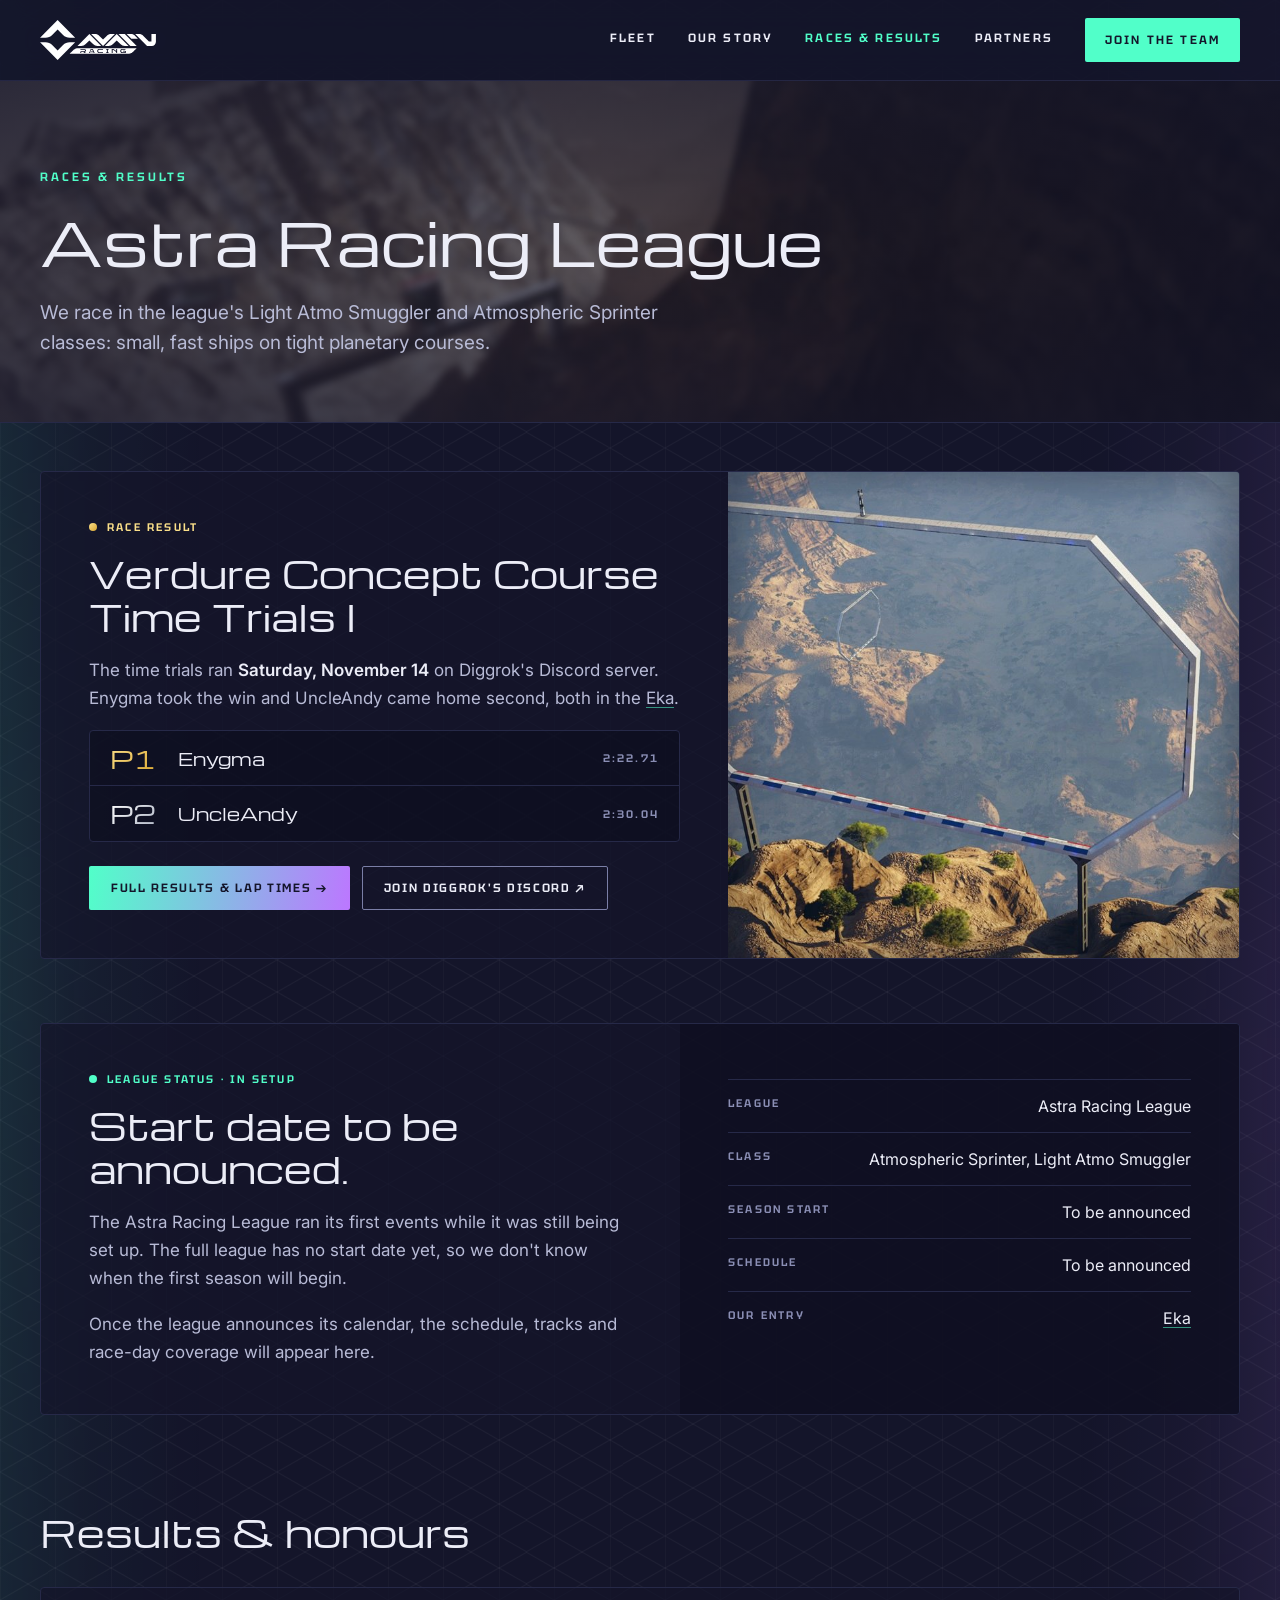
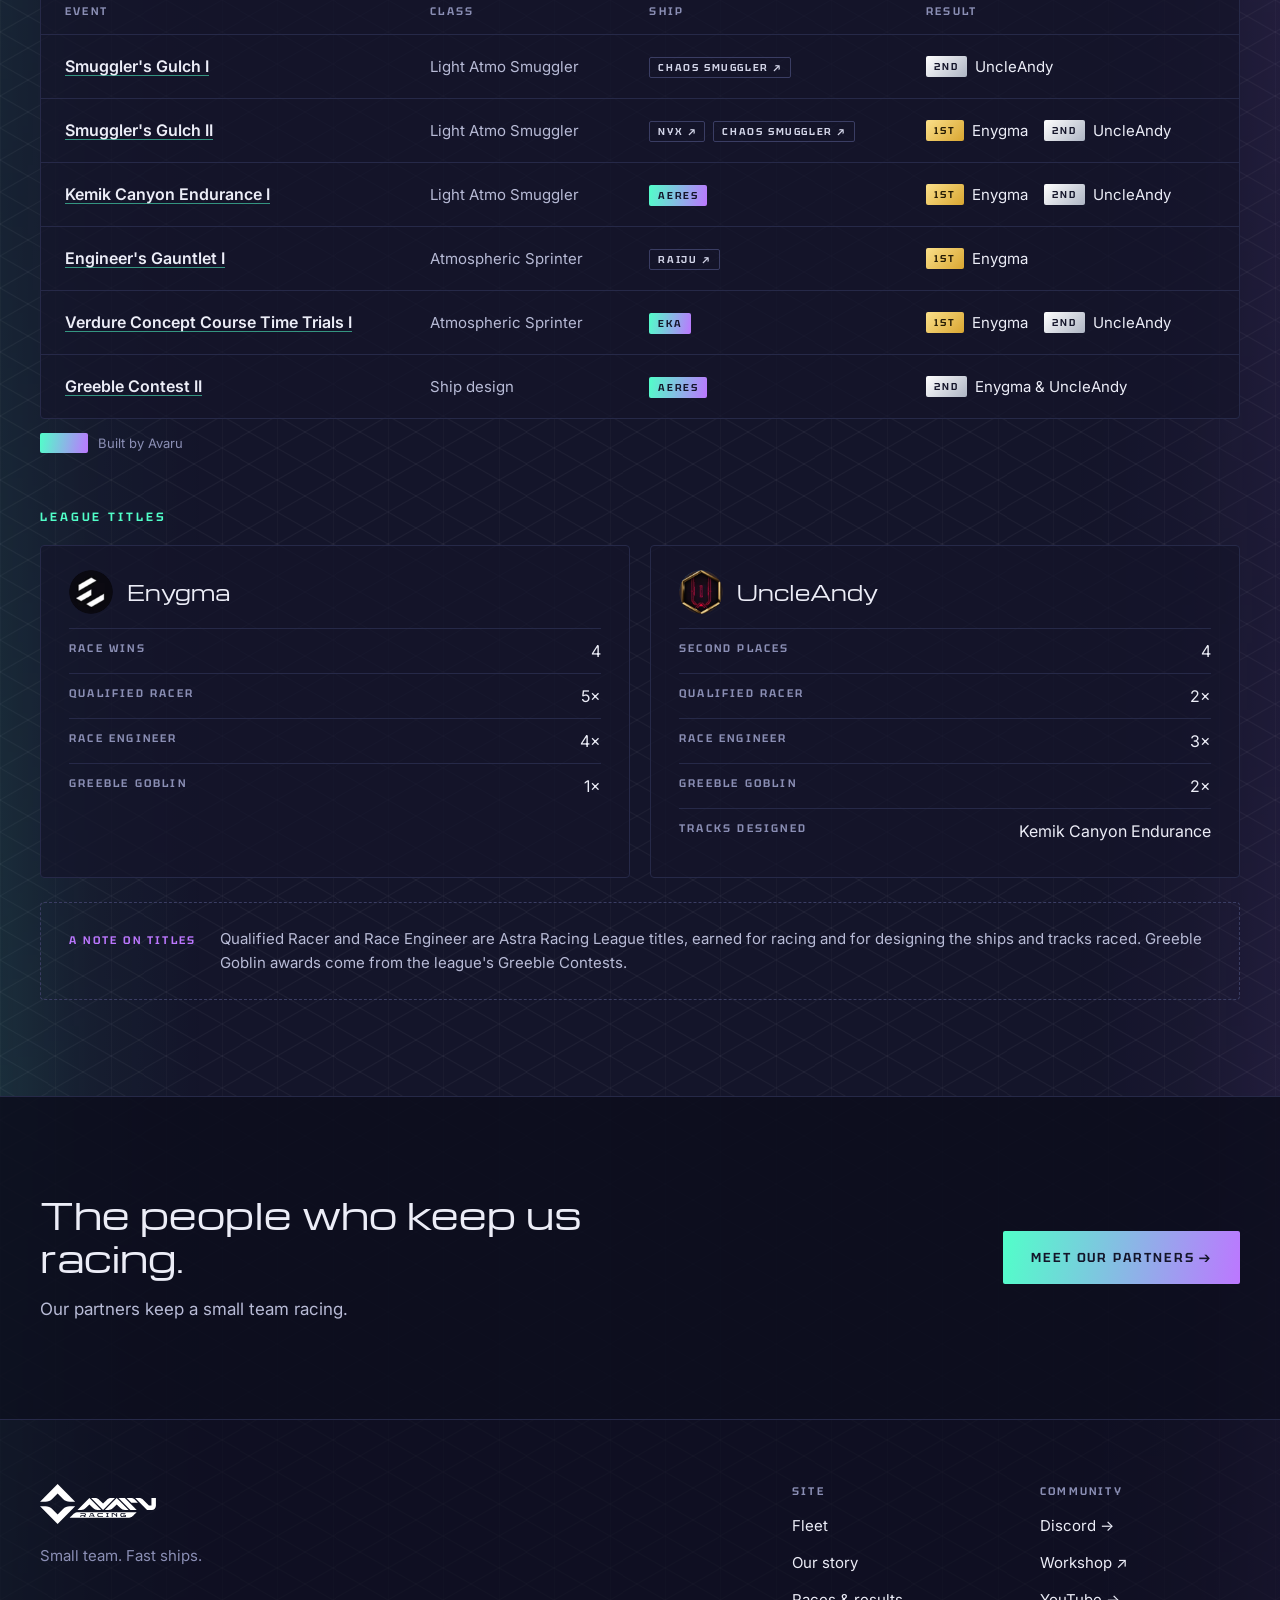
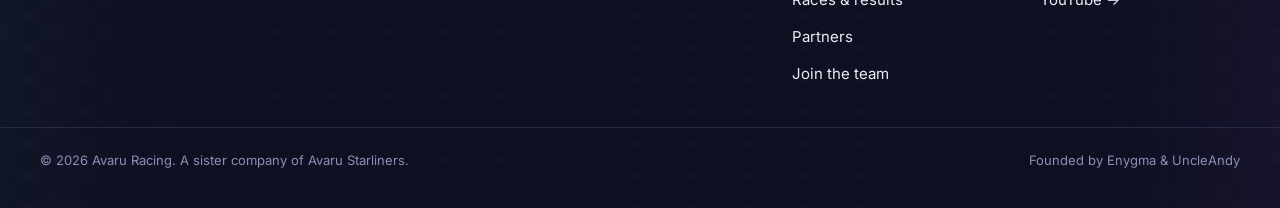
<file: races.html>
<!doctype html>
<html lang="en">
<head>
<meta charset="utf-8">
<meta name="viewport" content="width=device-width, initial-scale=1">
<meta name="color-scheme" content="dark">
<meta name="theme-color" content="#14152A">
<title>Avaru Racing — Races &amp; results</title>
<link rel="icon" href="assets/avaru-emblem.svg" type="image/svg+xml">
<link rel="preconnect" href="https://fonts.googleapis.com">
<link href="https://fonts.googleapis.com/css2?family=Tektur:wght@600&amp;family=Michroma&amp;family=Inter:wght@400;500;600;700&amp;display=swap" rel="stylesheet">
<style>
html{scroll-padding-top:96px;scroll-behavior:smooth}
body{margin:0;background:#14152A}
a{color:#51FFC9}a:hover{color:#D9B5FF}
@property --sy{syntax:"<number>";inherits:true;initial-value:0}
.av-bg{position:relative;isolation:isolate;background-image:url(assets/iso-grid.svg);background-size:55.426px 64px}
.av-bg::before,.av-bg::after{content:"";position:absolute;top:0;bottom:0;width:min(16vw,240px);z-index:-1;pointer-events:none;-webkit-mask-repeat:repeat-y;mask-repeat:repeat-y;-webkit-mask-image:linear-gradient(180deg,rgba(0,0,0,.55),#000 50%,rgba(0,0,0,.55));mask-image:linear-gradient(180deg,rgba(0,0,0,.55),#000 50%,rgba(0,0,0,.55));animation:av-drift 30s ease-in-out infinite alternate,av-breathe 16s ease-in-out infinite alternate,av-pulse-glow 10s ease-in-out infinite alternate}
.av-bg::before{left:0;transform-origin:left center;background:linear-gradient(90deg,rgba(81,255,201,.11),rgba(81,255,201,.04) 45%,rgba(81,255,201,0));-webkit-mask-size:100% 1800px;mask-size:100% 1800px}
.av-bg::after{right:0;transform-origin:right center;background:linear-gradient(270deg,rgba(188,119,255,.11),rgba(188,119,255,.04) 45%,rgba(188,119,255,0));-webkit-mask-size:100% 2200px;mask-size:100% 2200px;animation-duration:36s,19s,12s;animation-delay:-11s,-6s,-4s}
@keyframes av-drift{from{-webkit-mask-position:0 -120px;mask-position:0 -120px}to{-webkit-mask-position:0 120px;mask-position:0 120px}}
@keyframes av-breathe{from{transform:scaleX(.92)}to{transform:scaleX(1.08)}}
@keyframes av-pulse-glow{from{opacity:.8}to{opacity:1}}
.av-bg>header{position:sticky;top:0;z-index:50;max-width:none!important;padding:18px max(calc(40px * var(--k)), calc((100% - 1200px) / 2))!important;background:rgba(20,21,42,.82);backdrop-filter:blur(14px);-webkit-backdrop-filter:blur(14px);border-bottom:1px solid rgba(38,41,72,.9)}
a,button,article{transition:color .2s ease,transform .25s cubic-bezier(.2,.7,.2,1),box-shadow .25s ease,border-color .2s ease,filter .2s ease,background-size .3s ease}
header nav a:not([style*="background"]),footer nav a{background-image:linear-gradient(90deg,#51FFC9,#BC77FF);background-size:0% 1px;background-repeat:no-repeat;background-position:0 100%;padding-bottom:4px}
header nav a:not([style*="background"]):hover,footer nav a:hover{background-size:100% 1px}
a[style*="padding: 14px 20px"]{transition:transform .45s cubic-bezier(.2,.7,.2,1),box-shadow .45s ease,background-color .45s ease}
a[style*="padding: 14px 20px"]:hover{transform:scale(1.05);background-color:#9CFFE0!important;box-shadow:-8px 0 24px rgba(81,255,201,.32),8px 0 24px rgba(188,119,255,.32)}
a[style*="padding: 14px 20px"]:active{transform:scale(1.01);transition-duration:.15s}
a[style*="padding: 18px 28px"],button[type="submit"]{transition:transform .45s cubic-bezier(.2,.7,.2,1),box-shadow .45s ease}a[style*="padding: 18px 28px"]:hover,button[type="submit"]:hover{transform:scale(1.04);box-shadow:-8px 0 24px rgba(81,255,201,.32),8px 0 24px rgba(188,119,255,.32)}
a[style*="border: 1px solid #3A3D63"][style*="padding: 1"]{border-color:#7A7EA6!important;transition:border-color .3s ease,transform .45s cubic-bezier(.2,.7,.2,1),box-shadow .45s ease}a[style*="border: 1px solid #3A3D63"][style*="padding: 1"]:hover{border-color:#51FFC9!important;transform:scale(1.04);box-shadow:-8px 0 24px rgba(81,255,201,.22),8px 0 24px rgba(188,119,255,.22)}a[style*="border: 1px solid #3A3D63"][style*="padding: 1"]:active{transform:scale(1.01);transition-duration:.15s}
a[style*="letter-spacing: 0.2em"]:not([style*="padding: 1"]):hover,a[style*="letter-spacing: 0.18em"]:not([style*="padding: 1"]):hover{transform:translateX(4px)}
a[style*="border: 1px solid #262948"]:hover{transform:translateY(-3px);border-color:rgba(81,255,201,.55)!important}
article:hover{transform:translateY(-4px);box-shadow:0 18px 40px rgba(0,0,0,.25)}
article[style*="solid"]:hover{border-color:rgba(81,255,201,.45)!important}
@keyframes av-pulse{0%{box-shadow:0 0 0 0 rgba(81,255,201,.55)}70%,100%{box-shadow:0 0 0 10px rgba(81,255,201,0)}}
:root{--k:1;--fs:1;color-scheme:dark}
.av-menu{display:none}
@media (max-width:720px){
:root{--k:.6;--fs:.78}
.av-bg>header{row-gap:0!important;padding-top:12px!important;padding-bottom:12px!important}
.av-bg>header>a img{height:34px!important}
.av-menu{display:inline-flex;flex-direction:column;justify-content:center;gap:5px;width:44px;height:44px;margin-left:auto;padding:0 11px;box-sizing:border-box;background:none;border:1px solid #3A3D63;border-radius:2px;cursor:pointer}
.av-menu span{display:block;height:2px;background:#ECEDF7;transition:transform .25s ease,opacity .2s ease}
.av-bg>header>nav{display:none!important;flex-basis:100%;flex-direction:column!important;align-items:stretch!important;gap:0!important;padding:10px 0 6px}
.av-bg>header.av-open>nav{display:flex!important}
.av-bg>header>nav a{padding:15px 0!important;border-top:1px solid #262948;font-size:13px!important;background-image:none!important}
.av-bg>header>nav a[style*="background"]{margin-top:14px;padding:16px!important;text-align:center;border-top:0}
.av-open .av-menu span:nth-child(1){transform:translateY(7px) rotate(45deg)}
.av-open .av-menu span:nth-child(2){opacity:0}
.av-open .av-menu span:nth-child(3){transform:translateY(-7px) rotate(-45deg)}
}
.av-bg{overflow-x:clip}
.av-photo{position:relative;isolation:isolate}
.av-photo::before,.av-photo::after{content:"";position:absolute;top:0;bottom:0;left:calc(50% - 50vw);right:calc(50% - 50vw);pointer-events:none}
.av-photo:not([style*="border-bottom"]):not([style*="border-top"]){margin-bottom:calc(48px * var(--k))!important}
.av-photo:not([style*="border-bottom"]):not([style*="border-top"])::after{border-bottom:1px solid #262948}
.av-photo::before{z-index:-2;background:var(--img) var(--pos,50% 50%)/cover no-repeat;filter:saturate(.8)}
.av-photo::after{z-index:-1;background:radial-gradient(ellipse 85% 90% at 50% 50%,rgba(20,21,42,var(--tint,.62)),rgba(20,21,42,.93) 100%)}
.av-ref{color:inherit;text-decoration:underline;text-decoration-color:rgba(81,255,201,.55);text-decoration-thickness:1px;text-underline-offset:3px}.av-ref:hover{color:#51FFC9;text-decoration-color:#51FFC9}
@media (max-width:720px){#results table{min-width:0!important}#results thead{display:none}#results tr{display:block;padding:16px 20px}#results tr+tr,#results tbody tr{border-top:1px solid #262948}#results tbody tr:first-child{border-top:0}#results th,#results td{display:block;padding:0!important}#results td:nth-child(2){margin:4px 0 10px;font-size:14px!important}#results td span{white-space:normal!important}#results tbody th{font-size:17px!important}#results td:nth-child(3),#results td:nth-child(4){display:grid!important;grid-template-columns:64px minmax(0,1fr);align-items:center;margin-top:8px}#results td:nth-child(3)::before,#results td:nth-child(4)::before{font-family:Tektur,Michroma,sans-serif;font-weight:600;font-size:10px;letter-spacing:.2em;text-transform:uppercase;color:#6E7299}#results td:nth-child(3)::before{content:"Ship"}#results td:nth-child(4)::before{content:"Result"}#results td:nth-child(4)>span{grid-column:2;justify-self:start;margin:2px 0!important}}
.av-podium{list-style:none;margin:0;padding:0;border:1px solid #262948;border-radius:4px;background:rgba(12,13,29,.55)}.av-podium li{display:flex;align-items:center;gap:18px;padding:14px 20px}.av-podium li+li{border-top:1px solid #262948}.av-pos{min-width:2.1em;font-family:Michroma,sans-serif;font-size:calc(24px * var(--fs));line-height:1.1;background:linear-gradient(135deg,#FBE08A,#D9A631);-webkit-background-clip:text;background-clip:text;color:transparent}.av-p2 .av-pos{background-image:linear-gradient(135deg,#FFFFFF,#AEB5C4)}.av-who{flex:1;min-width:0;font-family:Michroma,sans-serif;font-size:17px}.av-time{font-family:Tektur,Michroma,sans-serif;font-weight:600;font-size:11px;letter-spacing:.2em;text-transform:uppercase;color:#8B8FB5;white-space:nowrap;font-variant-numeric:tabular-nums}@media (max-width:720px){.av-podium li{gap:12px;padding:12px 16px}.av-who{font-size:15px}.av-time{font-size:10px;letter-spacing:.12em}}
.av-race-img{position:relative;flex:1 1 380px;min-height:280px}.av-race-img img{position:absolute;inset:0;width:100%;height:100%;object-fit:cover;object-position:42% 50%}
.av-shot::before{content:"";position:absolute;inset:0;z-index:1;pointer-events:none;background:linear-gradient(135deg,rgba(81,255,201,.2),rgba(81,255,201,0) 45%,rgba(188,119,255,0) 55%,rgba(188,119,255,.2));opacity:0;transition:opacity .45s ease}
.av-shot::after{content:"";position:absolute;inset:0;pointer-events:none;box-shadow:inset 0 0 60px rgba(12,13,29,.55);transition:opacity .45s ease}
.av-shot:hover::before{opacity:1}
.av-shot:hover::after{opacity:.35}
.av-btn{transition:transform .45s cubic-bezier(.2,.7,.2,1),box-shadow .45s ease}.av-btn:hover{transform:scale(1.05);box-shadow:-8px 0 24px rgba(81,255,201,.32),8px 0 24px rgba(188,119,255,.32)}.av-btn:active{transform:scale(1.01);transition-duration:.15s}
.av-tags{display:inline-flex;flex-wrap:wrap;gap:6px 8px}.av-tag{font-family:Tektur,Michroma,sans-serif;font-weight:600;font-size:10px;letter-spacing:.16em;text-transform:uppercase;white-space:nowrap;color:#D5D7EA;border:1px solid #3A3D63;padding:3px 8px;border-radius:2px;text-decoration:none}.av-tag:hover{color:#51FFC9;border-color:#51FFC9;transform:scale(1.08);box-shadow:-6px 0 16px rgba(81,255,201,.3),6px 0 16px rgba(188,119,255,.3)}.av-tag{display:inline-block;transition:border-color .3s ease,color .3s ease,transform .45s cubic-bezier(.2,.7,.2,1),box-shadow .45s ease}.av-tag-ours{color:#14152A;border-color:transparent;background:linear-gradient(100deg,#51FFC9,#BC77FF) border-box}.av-tag-ours:hover{color:#14152A;border-color:transparent;transform:scale(1.08);box-shadow:-6px 0 16px rgba(81,255,201,.45),6px 0 16px rgba(188,119,255,.45)}.av-tag-ours:active{transform:scale(1.02);transition-duration:.15s}.av-tag-key{display:flex;align-items:center;gap:10px;margin:14px 0 0;font-size:13px;color:#8B8FB5}.av-swatch{flex:0 0 auto;width:48px;height:20px;border-radius:2px;background:linear-gradient(100deg,#51FFC9,#BC77FF)}
@media (prefers-reduced-motion:reduce){*,*::before,*::after{animation:none!important;transition:none!important}}
@keyframes av-rise{from{opacity:0;transform:translateY(24px)}to{opacity:1;transform:none}}
.av-reveal{opacity:0}
.av-reveal.av-in{opacity:1;animation:av-rise .85s cubic-bezier(.2,.7,.2,1) both}
a[aria-label="Avaru Racing home"] img{transition:transform .35s cubic-bezier(.2,.7,.2,1),filter .35s ease}
a[aria-label="Avaru Racing home"]:hover img{transform:translateY(-1px) scale(1.04);filter:drop-shadow(-8px 0 14px rgba(81,255,201,.45)) drop-shadow(8px 0 14px rgba(188,119,255,.5))}
a[aria-label="Avaru Racing home"]:active img{transform:scale(.98)}
</style>
</head>
<body>
<div class="av-bg" style="background-color: #14152A; color: #ECEDF7; font-family: Inter, system-ui, sans-serif; min-height: 100vh">

<header style="max-width: 1280px; margin: 0 auto; padding: 28px calc(40px * var(--k)); display: flex; flex-wrap: wrap; align-items: center; justify-content: space-between; gap: 24px">
<a href="index.html" aria-label="Avaru Racing home" style="display: flex"><img src="assets/avaru-racing-logo.svg" alt="Avaru Racing" style="height: 40px; width: auto"></a>
<button type="button" class="av-menu" aria-expanded="false" aria-controls="site-nav" aria-label="Menu"><span></span><span></span><span></span></button>
<nav id="site-nav" aria-label="Main" style="display: flex; flex-wrap: wrap; align-items: center; gap: 32px; font-family: Tektur, Michroma, sans-serif; font-weight: 600; font-size: 12px; letter-spacing: 0.18em; text-transform: uppercase">
<a href="fleet.html" style="color: #ECEDF7; text-decoration: none">Fleet</a>
<a href="story.html" style="color: #ECEDF7; text-decoration: none">Our story</a>
<a href="races.html" aria-current="page" style="color: #51FFC9; text-decoration: none">Races &amp; results</a>
<a href="partners.html" style="color: #ECEDF7; text-decoration: none">Partners</a>
<a href="join.html" style="color: #14152A; background: #51FFC9; padding: 14px 20px; border-radius: 2px; text-decoration: none">Join the team</a>
</nav>
</header>

<section class="av-photo" style="--img: url(assets/bg/track-104.jpg); --pos: 50% 45%; max-width: 1280px; margin: 0 auto; padding: calc(88px * var(--k)) calc(40px * var(--k)) calc(64px * var(--k)); display: flex; flex-direction: column; gap: 24px">
<p style="margin: 0; font-family: Tektur, Michroma, sans-serif; font-weight: 600; font-size: 12px; letter-spacing: 0.24em; text-transform: uppercase; color: #51FFC9">Races &amp; results</p>
<h1 style="margin: 0; font-family: Michroma, sans-serif; font-weight: 400; font-size: clamp(36px, 4.6vw, 64px); line-height: 1.1">Astra Racing League</h1>
<p style="margin: 0; max-width: 640px; font-size: 19px; line-height: 1.6; color: #B8BBD6">We race in the league's Light Atmo Smuggler and Atmospheric Sprinter classes: small, fast ships on tight planetary courses.</p>
</section>

<section id="next-race" aria-label="Latest result" style="max-width: 1280px; margin: 0 auto; padding: 0 calc(40px * var(--k)) calc(64px * var(--k))">
<div style="border: 1px solid #262948; border-radius: 4px; background: rgba(20, 21, 42, 0.7); display: flex; flex-wrap: wrap; overflow: hidden">
<div style="flex: 1 1 460px; padding: calc(48px * var(--k)); display: flex; flex-direction: column; gap: 18px; justify-content: center">
<p style="margin: 0; display: inline-flex; align-self: flex-start; align-items: center; gap: 10px; font-family: Tektur, Michroma, sans-serif; font-weight: 600; font-size: 11px; letter-spacing: 0.2em; text-transform: uppercase; color: #FBE08A"><span aria-hidden="true" style="width: 8px; height: 8px; border-radius: 50%; background: linear-gradient(135deg, #FBE08A, #D9A631)"></span>Race result</p>
<h2 style="margin: 0; font-family: Michroma, sans-serif; font-weight: 400; font-size: calc(36px * var(--fs)); line-height: 1.2">Verdure Concept Course Time Trials I</h2>
<p style="margin: 0; font-size: 17px; line-height: 1.65; color: #B8BBD6">The time trials ran <strong style="color: #ECEDF7; font-weight: 600">Saturday, November 14</strong> on Diggrok's Discord server. Enygma took the win and UncleAndy came home second, both in the <a class="av-ref" href="fleet.html#eka">Eka</a>.</p>
<ol class="av-podium" aria-label="Avaru finishers"><li class="av-p1"><span class="av-pos">P1</span><span class="av-who">Enygma</span><span class="av-time" data-time="enygma">2:22.71</span></li><li class="av-p2"><span class="av-pos">P2</span><span class="av-who">UncleAndy</span><span class="av-time" data-time="uncleandy">2:30.04</span></li></ol>
<div style="display: flex; flex-wrap: wrap; gap: 12px; padding-top: 6px"><a href="verdure-time-trials-1.html" class="av-btn" style="font-family: Tektur, Michroma, sans-serif; font-weight: 600; font-size: 11px; letter-spacing: 0.2em; text-transform: uppercase; font-size: 12px; letter-spacing: 0.14em; text-decoration: none; color: #14152A; background: linear-gradient(100deg, #51FFC9, #BC77FF); padding: 14px 22px; border-radius: 2px">Full results &amp; lap times →</a><a href="https://discord.gg/N4DgNfw7g" target="_blank" rel="noopener" class="av-btn" style="font-family: Tektur, Michroma, sans-serif; font-weight: 600; font-size: 11px; letter-spacing: 0.2em; text-transform: uppercase; font-size: 12px; letter-spacing: 0.14em; text-decoration: none; color: #ECEDF7; border: 1px solid #3A3D63; padding: 13px 21px; border-radius: 2px">Join Diggrok's Discord ↗</a></div>
</div>
<div class="av-shot av-race-img"><img src="assets/tracks/verdure.jpg" alt="A race gate on a ridge above the Verdure canyons" loading="lazy"></div>
</div>
</section>
<section aria-label="League status" style="max-width: 1280px; margin: 0 auto; padding: 0 calc(40px * var(--k)) calc(96px * var(--k))">
<div style="border: 1px solid #262948; border-radius: 4px; background: rgba(20, 21, 42, 0.7); display: flex; flex-wrap: wrap; overflow: hidden">
<div style="flex: 1 1 460px; padding: calc(48px * var(--k)); display: flex; flex-direction: column; gap: 18px; justify-content: center">
<p style="margin: 0; display: inline-flex; align-self: flex-start; align-items: center; gap: 10px; font-family: Tektur, Michroma, sans-serif; font-weight: 600; font-size: 11px; letter-spacing: 0.2em; text-transform: uppercase; color: #51FFC9"><span aria-hidden="true" style="width: 8px; height: 8px; border-radius: 50%; background: #51FFC9; animation: av-pulse 2s ease-out infinite"></span>League status · In setup</p>
<h2 style="margin: 0; font-family: Michroma, sans-serif; font-weight: 400; font-size: calc(36px * var(--fs)); line-height: 1.2">Start date to be announced.</h2>
<p style="margin: 0; font-size: 17px; line-height: 1.65; color: #B8BBD6">The Astra Racing League ran its first events while it was still being set up. The full league has no start date yet, so we don't know when the first season will begin.</p>
<p style="margin: 0; font-size: 17px; line-height: 1.65; color: #B8BBD6">Once the league announces its calendar, the schedule, tracks and race-day coverage will appear here.</p>
</div>
<dl style="flex: 1 1 380px; margin: 0; padding: 32px calc(48px * var(--k)) calc(48px * var(--k)); background: rgba(12, 13, 29, 0.6); display: flex; flex-direction: column; justify-content: center">
<div style="display: flex; justify-content: space-between; gap: 16px; padding: 16px 0; border-top: 1px solid #262948"><dt style="font-family: Tektur, Michroma, sans-serif; font-weight: 600; font-size: 11px; letter-spacing: 0.2em; text-transform: uppercase; color: #8B8FB5">League</dt><dd style="margin: 0; font-size: 16px; text-align: right">Astra Racing League</dd></div>
<div style="display: flex; justify-content: space-between; gap: 16px; padding: 16px 0; border-top: 1px solid #262948"><dt style="font-family: Tektur, Michroma, sans-serif; font-weight: 600; font-size: 11px; letter-spacing: 0.2em; text-transform: uppercase; color: #8B8FB5">Class</dt><dd style="margin: 0; font-size: 16px; text-align: right">Atmospheric Sprinter, Light Atmo Smuggler</dd></div>
<div style="display: flex; justify-content: space-between; gap: 16px; padding: 16px 0; border-top: 1px solid #262948"><dt style="font-family: Tektur, Michroma, sans-serif; font-weight: 600; font-size: 11px; letter-spacing: 0.2em; text-transform: uppercase; color: #8B8FB5">Season start</dt><dd style="margin: 0; font-size: 16px; text-align: right">To be announced</dd></div>
<div style="display: flex; justify-content: space-between; gap: 16px; padding: 16px 0; border-top: 1px solid #262948"><dt style="font-family: Tektur, Michroma, sans-serif; font-weight: 600; font-size: 11px; letter-spacing: 0.2em; text-transform: uppercase; color: #8B8FB5">Schedule</dt><dd style="margin: 0; font-size: 16px; text-align: right">To be announced</dd></div>
<div style="display: flex; justify-content: space-between; gap: 16px; padding: 16px 0; border-top: 1px solid #262948"><dt style="font-family: Tektur, Michroma, sans-serif; font-weight: 600; font-size: 11px; letter-spacing: 0.2em; text-transform: uppercase; color: #8B8FB5">Our entry</dt><dd style="margin: 0; font-size: 16px; text-align: right"><a class="av-ref" href="fleet.html#eka">Eka</a></dd></div>
</dl>
</div>
</section>

<section id="results" aria-label="Results" style="max-width: 1280px; margin: 0 auto; padding: 0 calc(40px * var(--k)) calc(96px * var(--k))">
<div style="display: flex; flex-direction: column; gap: 14px; padding-bottom: 32px; max-width: 680px">
<h2 style="margin: 0; font-family: Michroma, sans-serif; font-weight: 400; font-size: calc(36px * var(--fs)); line-height: 1.2">Results &amp; honours</h2>
</div>
<div style="overflow-x: auto; border: 1px solid #262948; border-radius: 4px; background: rgba(20, 21, 42, 0.7)">
<table style="width: 100%; min-width: 860px; border-collapse: collapse; text-align: left">
<thead><tr style="font-family: Tektur, Michroma, sans-serif; font-weight: 600; font-size: 11px; letter-spacing: 0.2em; text-transform: uppercase; color: #8B8FB5"><th scope="col" style="padding: 16px 24px; font-weight: 600">Event</th><th scope="col" style="padding: 16px 24px; font-weight: 600">Class</th><th scope="col" style="padding: 16px 24px; font-weight: 600">Ship</th><th scope="col" style="padding: 16px 24px; font-weight: 600">Result</th></tr></thead>
<tbody>
<tr style="border-top: 1px solid #262948"><th scope="row" style="padding: 18px 24px; vertical-align: middle; text-align: left; font-weight: 600; font-size: 16px"><a class="av-ref" href="smugglers-gulch-1.html">Smuggler's Gulch I</a></th><td style="padding: 18px 24px; vertical-align: middle; color: #B8BBD6; font-size: 15px">Light Atmo Smuggler</td><td style="padding: 18px 24px; vertical-align: middle"><span class="av-tags"><a class="av-tag" href="https://steamcommunity.com/sharedfiles/filedetails/?id=3679062263" target="_blank" rel="noopener" title="Chaos Smuggler on the Steam Workshop">Chaos Smuggler ↗</a></span></td><td style="padding: 18px 24px; vertical-align: middle; font-size: 15px"><span style="display: inline-flex; align-items: center; gap: 8px; margin: 3px 16px 3px 0; white-space: nowrap"><span style="font-family: Tektur, Michroma, sans-serif; font-weight: 600; font-size: 11px; letter-spacing: 0.2em; text-transform: uppercase; font-size: 10px; color: #14152A; background: linear-gradient(135deg, #FFFFFF, #AEB5C4); padding: 4px 8px; border-radius: 2px">2nd</span>UncleAndy</span></td></tr>
<tr style="border-top: 1px solid #262948"><th scope="row" style="padding: 18px 24px; vertical-align: middle; text-align: left; font-weight: 600; font-size: 16px"><a class="av-ref" href="smugglers-gulch-2.html">Smuggler's Gulch II</a></th><td style="padding: 18px 24px; vertical-align: middle; color: #B8BBD6; font-size: 15px">Light Atmo Smuggler</td><td style="padding: 18px 24px; vertical-align: middle"><span class="av-tags"><a class="av-tag" href="https://steamcommunity.com/sharedfiles/filedetails/?id=3718330197" target="_blank" rel="noopener" title="NX-7 Nyx on the Steam Workshop">Nyx ↗</a><a class="av-tag" href="https://steamcommunity.com/sharedfiles/filedetails/?id=3679062263" target="_blank" rel="noopener" title="Chaos Smuggler on the Steam Workshop">Chaos Smuggler ↗</a></span></td><td style="padding: 18px 24px; vertical-align: middle; font-size: 15px"><span style="display: inline-flex; align-items: center; gap: 8px; margin: 3px 16px 3px 0; white-space: nowrap"><span style="font-family: Tektur, Michroma, sans-serif; font-weight: 600; font-size: 11px; letter-spacing: 0.2em; text-transform: uppercase; font-size: 10px; color: #241A04; background: linear-gradient(135deg, #FBE08A, #D9A631); padding: 4px 8px; border-radius: 2px">1st</span>Enygma</span><span style="display: inline-flex; align-items: center; gap: 8px; margin: 3px 16px 3px 0; white-space: nowrap"><span style="font-family: Tektur, Michroma, sans-serif; font-weight: 600; font-size: 11px; letter-spacing: 0.2em; text-transform: uppercase; font-size: 10px; color: #14152A; background: linear-gradient(135deg, #FFFFFF, #AEB5C4); padding: 4px 8px; border-radius: 2px">2nd</span>UncleAndy</span></td></tr>
<tr style="border-top: 1px solid #262948"><th scope="row" style="padding: 18px 24px; vertical-align: middle; text-align: left; font-weight: 600; font-size: 16px"><a class="av-ref" href="kemik-canyon-endurance-1.html">Kemik Canyon Endurance I</a></th><td style="padding: 18px 24px; vertical-align: middle; color: #B8BBD6; font-size: 15px">Light Atmo Smuggler</td><td style="padding: 18px 24px; vertical-align: middle"><span class="av-tags"><a class="av-tag av-tag-ours" href="fleet.html#aeres" title="Built by Avaru">Aeres</a></span></td><td style="padding: 18px 24px; vertical-align: middle; font-size: 15px"><span style="display: inline-flex; align-items: center; gap: 8px; margin: 3px 16px 3px 0; white-space: nowrap"><span style="font-family: Tektur, Michroma, sans-serif; font-weight: 600; font-size: 11px; letter-spacing: 0.2em; text-transform: uppercase; font-size: 10px; color: #241A04; background: linear-gradient(135deg, #FBE08A, #D9A631); padding: 4px 8px; border-radius: 2px">1st</span>Enygma</span><span style="display: inline-flex; align-items: center; gap: 8px; margin: 3px 16px 3px 0; white-space: nowrap"><span style="font-family: Tektur, Michroma, sans-serif; font-weight: 600; font-size: 11px; letter-spacing: 0.2em; text-transform: uppercase; font-size: 10px; color: #14152A; background: linear-gradient(135deg, #FFFFFF, #AEB5C4); padding: 4px 8px; border-radius: 2px">2nd</span>UncleAndy</span></td></tr>
<tr style="border-top: 1px solid #262948"><th scope="row" style="padding: 18px 24px; vertical-align: middle; text-align: left; font-weight: 600; font-size: 16px"><a class="av-ref" href="engineers-gauntlet-1.html">Engineer's Gauntlet I</a></th><td style="padding: 18px 24px; vertical-align: middle; color: #B8BBD6; font-size: 15px">Atmospheric Sprinter</td><td style="padding: 18px 24px; vertical-align: middle"><span class="av-tags"><a class="av-tag" href="https://steamcommunity.com/sharedfiles/filedetails/?id=3818284189" target="_blank" rel="noopener" title="NX-AS Raiju on the Steam Workshop">Raiju ↗</a></span></td><td style="padding: 18px 24px; vertical-align: middle; font-size: 15px"><span style="display: inline-flex; align-items: center; gap: 8px; margin: 3px 16px 3px 0; white-space: nowrap"><span style="font-family: Tektur, Michroma, sans-serif; font-weight: 600; font-size: 11px; letter-spacing: 0.2em; text-transform: uppercase; font-size: 10px; color: #241A04; background: linear-gradient(135deg, #FBE08A, #D9A631); padding: 4px 8px; border-radius: 2px">1st</span>Enygma</span></td></tr>
<tr style="border-top: 1px solid #262948"><th scope="row" style="padding: 18px 24px; vertical-align: middle; text-align: left; font-weight: 600; font-size: 16px"><a class="av-ref" href="verdure-time-trials-1.html">Verdure Concept Course Time Trials I</a></th><td style="padding: 18px 24px; vertical-align: middle; color: #B8BBD6; font-size: 15px">Atmospheric Sprinter</td><td style="padding: 18px 24px; vertical-align: middle"><span class="av-tags"><a class="av-tag av-tag-ours" href="fleet.html#eka" title="Built by Avaru">Eka</a></span></td><td style="padding: 18px 24px; vertical-align: middle; font-size: 15px"><span style="display: inline-flex; align-items: center; gap: 8px; margin: 3px 16px 3px 0; white-space: nowrap"><span style="font-family: Tektur, Michroma, sans-serif; font-weight: 600; font-size: 11px; letter-spacing: 0.2em; text-transform: uppercase; font-size: 10px; color: #241A04; background: linear-gradient(135deg, #FBE08A, #D9A631); padding: 4px 8px; border-radius: 2px">1st</span>Enygma</span><span style="display: inline-flex; align-items: center; gap: 8px; margin: 3px 16px 3px 0; white-space: nowrap"><span style="font-family: Tektur, Michroma, sans-serif; font-weight: 600; font-size: 11px; letter-spacing: 0.2em; text-transform: uppercase; font-size: 10px; color: #14152A; background: linear-gradient(135deg, #FFFFFF, #AEB5C4); padding: 4px 8px; border-radius: 2px">2nd</span>UncleAndy</span></td></tr>
<tr style="border-top: 1px solid #262948"><th scope="row" style="padding: 18px 24px; vertical-align: middle; text-align: left; font-weight: 600; font-size: 16px"><a class="av-ref" href="greeble-contest-2.html">Greeble Contest II</a></th><td style="padding: 18px 24px; vertical-align: middle; color: #B8BBD6; font-size: 15px">Ship design</td><td style="padding: 18px 24px; vertical-align: middle"><span class="av-tags"><a class="av-tag av-tag-ours" href="fleet.html#aeres" title="Built by Avaru">Aeres</a></span></td><td style="padding: 18px 24px; vertical-align: middle; font-size: 15px"><span style="display: inline-flex; align-items: center; gap: 8px; margin: 3px 16px 3px 0; white-space: nowrap"><span style="font-family: Tektur, Michroma, sans-serif; font-weight: 600; font-size: 11px; letter-spacing: 0.2em; text-transform: uppercase; font-size: 10px; color: #14152A; background: linear-gradient(135deg, #FFFFFF, #AEB5C4); padding: 4px 8px; border-radius: 2px">2nd</span>Enygma &amp; UncleAndy</span></td></tr>
</tbody>
</table>
</div>
<p class="av-tag-key"><span class="av-swatch" aria-hidden="true"></span>Built by Avaru</p>
<h3 style="margin: 0; padding: 56px 0 20px; font-family: Tektur, Michroma, sans-serif; font-weight: 600; font-size: 11px; letter-spacing: 0.2em; text-transform: uppercase; font-size: 12px; letter-spacing: 0.24em; color: #51FFC9">League titles</h3>
<div style="display: grid; grid-template-columns: repeat(auto-fit, minmax(280px, 1fr)); gap: 20px"><div style="border: 1px solid #262948; border-radius: 4px; background: rgba(20, 21, 42, 0.7); padding: 24px 28px; display: flex; flex-direction: column; gap: 14px"><div style="display: flex; align-items: center; gap: 14px"><img src="assets/founder-enygma.png" alt="" width="44" height="44" style="width: 44px; height: 44px; border-radius: 50%"><p style="margin: 0; font-family: Michroma, sans-serif; font-size: 20px">Enygma</p></div><dl style="margin: 0"><div style="display: flex; justify-content: space-between; gap: 16px; padding: 12px 0; border-top: 1px solid #262948"><dt style="font-family: Tektur, Michroma, sans-serif; font-weight: 600; font-size: 11px; letter-spacing: 0.2em; text-transform: uppercase; color: #8B8FB5">Race wins</dt><dd style="margin: 0; font-size: 16px">4</dd></div><div style="display: flex; justify-content: space-between; gap: 16px; padding: 12px 0; border-top: 1px solid #262948"><dt style="font-family: Tektur, Michroma, sans-serif; font-weight: 600; font-size: 11px; letter-spacing: 0.2em; text-transform: uppercase; color: #8B8FB5">Qualified Racer</dt><dd style="margin: 0; font-size: 16px">5×</dd></div><div style="display: flex; justify-content: space-between; gap: 16px; padding: 12px 0; border-top: 1px solid #262948"><dt style="font-family: Tektur, Michroma, sans-serif; font-weight: 600; font-size: 11px; letter-spacing: 0.2em; text-transform: uppercase; color: #8B8FB5">Race Engineer</dt><dd style="margin: 0; font-size: 16px">4×</dd></div><div style="display: flex; justify-content: space-between; gap: 16px; padding: 12px 0; border-top: 1px solid #262948"><dt style="font-family: Tektur, Michroma, sans-serif; font-weight: 600; font-size: 11px; letter-spacing: 0.2em; text-transform: uppercase; color: #8B8FB5">Greeble Goblin</dt><dd style="margin: 0; font-size: 16px">1×</dd></div></dl></div><div style="border: 1px solid #262948; border-radius: 4px; background: rgba(20, 21, 42, 0.7); padding: 24px 28px; display: flex; flex-direction: column; gap: 14px"><div style="display: flex; align-items: center; gap: 14px"><img src="assets/founder-uncleandy.png" alt="" width="44" height="44" style="width: 44px; height: 44px; border-radius: 50%"><p style="margin: 0; font-family: Michroma, sans-serif; font-size: 20px">UncleAndy</p></div><dl style="margin: 0"><div style="display: flex; justify-content: space-between; gap: 16px; padding: 12px 0; border-top: 1px solid #262948"><dt style="font-family: Tektur, Michroma, sans-serif; font-weight: 600; font-size: 11px; letter-spacing: 0.2em; text-transform: uppercase; color: #8B8FB5">Second places</dt><dd style="margin: 0; font-size: 16px">4</dd></div><div style="display: flex; justify-content: space-between; gap: 16px; padding: 12px 0; border-top: 1px solid #262948"><dt style="font-family: Tektur, Michroma, sans-serif; font-weight: 600; font-size: 11px; letter-spacing: 0.2em; text-transform: uppercase; color: #8B8FB5">Qualified Racer</dt><dd style="margin: 0; font-size: 16px">2×</dd></div><div style="display: flex; justify-content: space-between; gap: 16px; padding: 12px 0; border-top: 1px solid #262948"><dt style="font-family: Tektur, Michroma, sans-serif; font-weight: 600; font-size: 11px; letter-spacing: 0.2em; text-transform: uppercase; color: #8B8FB5">Race Engineer</dt><dd style="margin: 0; font-size: 16px">3×</dd></div><div style="display: flex; justify-content: space-between; gap: 16px; padding: 12px 0; border-top: 1px solid #262948"><dt style="font-family: Tektur, Michroma, sans-serif; font-weight: 600; font-size: 11px; letter-spacing: 0.2em; text-transform: uppercase; color: #8B8FB5">Greeble Goblin</dt><dd style="margin: 0; font-size: 16px">2×</dd></div><div style="display: flex; justify-content: space-between; gap: 16px; padding: 12px 0; border-top: 1px solid #262948"><dt style="font-family: Tektur, Michroma, sans-serif; font-weight: 600; font-size: 11px; letter-spacing: 0.2em; text-transform: uppercase; color: #8B8FB5">Tracks designed</dt><dd style="margin: 0; font-size: 16px">Kemik Canyon Endurance</dd></div></dl></div></div>
<div style="box-sizing: border-box; margin-top: 24px; border: 1px dashed #3A3D63; border-radius: 4px; padding: 24px 28px; display: flex; flex-wrap: wrap; gap: 12px 24px; align-items: baseline">
<p style="margin: 0; font-family: Tektur, Michroma, sans-serif; font-weight: 600; font-size: 11px; letter-spacing: 0.2em; text-transform: uppercase; color: #BC77FF">A note on titles</p>
<p style="margin: 0; flex: 1 1 520px; font-size: 15px; line-height: 1.6; color: #B8BBD6">Qualified Racer and Race Engineer are Astra Racing League titles, earned for racing and for designing the ships and tracks raced. Greeble Goblin awards come from the league's Greeble Contests.</p>
</div>
</section>

<section style="background: rgba(12, 13, 29, 0.85); border-top: 1px solid #262948">
<div style="max-width: 1280px; margin: 0 auto; padding: calc(96px * var(--k)) calc(40px * var(--k)); display: flex; flex-wrap: wrap; align-items: center; justify-content: space-between; gap: 32px">
<div style="display: flex; flex-direction: column; gap: 16px; max-width: 620px"><h2 style="margin: 0; font-family: Michroma, sans-serif; font-weight: 400; font-size: calc(36px * var(--fs)); line-height: 1.2">The people who keep us racing.</h2><p style="margin: 0; font-size: 17px; line-height: 1.65; color: #B8BBD6">Our partners keep a small team racing.</p></div>
<a href="partners.html" style="font-family: Tektur, Michroma, sans-serif; font-weight: 600; font-size: 13px; letter-spacing: 0.14em; text-transform: uppercase; text-decoration: none; color: #14152A; background: linear-gradient(100deg, #51FFC9, #BC77FF); padding: 18px 28px; border-radius: 2px">Meet our partners →</a>
</div>
</section>

<footer style="border-top: 1px solid #262948; background: rgba(12, 13, 29, 0.6)">
<div style="max-width: 1280px; margin: 0 auto; padding: calc(64px * var(--k)) calc(40px * var(--k)) calc(40px * var(--k)); display: flex; flex-wrap: wrap; justify-content: space-between; gap: calc(48px * var(--k))">
<div style="flex: 1 1 320px; display: flex; flex-direction: column; gap: 20px"><a href="index.html" aria-label="Avaru Racing home" style="display: flex"><img src="assets/avaru-racing-logo.svg" alt="Avaru Racing" style="height: 40px; width: auto"></a><p style="margin: 0; max-width: 340px; font-size: 15px; line-height: 1.6; color: #8B8FB5">Small team. Fast ships.</p></div>
<nav aria-label="Site" style="flex: 0 1 200px; display: flex; flex-direction: column; gap: 14px; font-size: 15px"><p style="margin: 0 0 4px; font-family: Tektur, Michroma, sans-serif; font-weight: 600; font-size: 11px; letter-spacing: 0.2em; text-transform: uppercase; color: #8B8FB5">Site</p><a href="fleet.html" style="color: #ECEDF7; text-decoration: none">Fleet</a><a href="story.html" style="color: #ECEDF7; text-decoration: none">Our story</a><a href="races.html" style="color: #ECEDF7; text-decoration: none">Races &amp; results</a><a href="partners.html" style="color: #ECEDF7; text-decoration: none">Partners</a><a href="join.html" style="color: #ECEDF7; text-decoration: none">Join the team</a></nav>
<nav aria-label="Community" style="flex: 0 1 200px; display: flex; flex-direction: column; gap: 14px; font-size: 15px"><p style="margin: 0 0 4px; font-family: Tektur, Michroma, sans-serif; font-weight: 600; font-size: 11px; letter-spacing: 0.2em; text-transform: uppercase; color: #8B8FB5">Community</p><a href="coming-soon.html#discord" title="Coming soon" style="color: #ECEDF7; text-decoration: none">Discord →</a><a href="https://steamcommunity.com/sharedfiles/filedetails/?id=3838825560" target="_blank" rel="noopener" style="color: #ECEDF7; text-decoration: none">Workshop ↗</a><a href="coming-soon.html#youtube" title="Coming soon" style="color: #ECEDF7; text-decoration: none">YouTube →</a></nav>
</div>
<div style="max-width: 1280px; margin: 0 auto; padding: 24px calc(40px * var(--k)) calc(40px * var(--k)); border-top: 1px solid #262948; display: flex; flex-wrap: wrap; justify-content: space-between; gap: 16px; font-size: 13px; color: #8B8FB5">
<span>© 2026 Avaru Racing. A sister company of Avaru Starliners.</span><span>Founded by Enygma &amp; UncleAndy</span>
</div>
</footer>

</div>
<script>
(function () {
  function start() {
    var reduce = window.matchMedia && window.matchMedia('(prefers-reduced-motion: reduce)').matches;
    var root = document.querySelector('.av-bg');
    // background glows drift as the page scrolls
    if (root && !reduce) {
      var ticking = false;
      var update = function () {
        ticking = false;
        var se = document.scrollingElement || document.documentElement;
        var max = Math.max(1, se.scrollHeight - window.innerHeight);
        root.style.setProperty('--sy', Math.min(1, Math.max(0, se.scrollTop / max)).toFixed(4));
      };
      window.addEventListener('scroll', function () { if (!ticking) { ticking = true; requestAnimationFrame(update); } }, { passive: true });
      update();
    }
    // sections fade and rise in as they come into view
    if (reduce || typeof IntersectionObserver === 'undefined') return;
    var els = Array.prototype.slice.call(document.querySelectorAll('.av-bg > nav, .av-bg > section'));
    els.forEach(function (el) { el.classList.add('av-reveal'); });
    var io = new IntersectionObserver(function (entries) {
      var n = 0;
      entries.forEach(function (e) {
        if (!e.isIntersecting) return;
        var t = e.target; t.style.animationDelay = (n++ * 110) + 'ms';
        requestAnimationFrame(function () { t.classList.add('av-in'); });
        io.unobserve(t);
      });
    }, { threshold: 0.08, rootMargin: '0px 0px -6% 0px' });
    els.forEach(function (el) { io.observe(el); });
    window.addEventListener('beforeprint', function () { els.forEach(function (el) { el.classList.add('av-in'); }); });
  }
  if (document.readyState === 'loading') document.addEventListener('DOMContentLoaded', start); else start();
})();
</script>
<script>
(function () {
  var h = document.querySelector('.av-bg > header'), b = h && h.querySelector('.av-menu');
  if (!b) return;
  function set(open) { h.classList.toggle('av-open', open); b.setAttribute('aria-expanded', open ? 'true' : 'false'); }
  b.addEventListener('click', function () { set(!h.classList.contains('av-open')); });
  h.querySelectorAll('nav a').forEach(function (a) { a.addEventListener('click', function () { set(false); }); });
  window.addEventListener('resize', function () { if (window.innerWidth > 720) set(false); });
})();
</script>
</body>
</html>
</file>
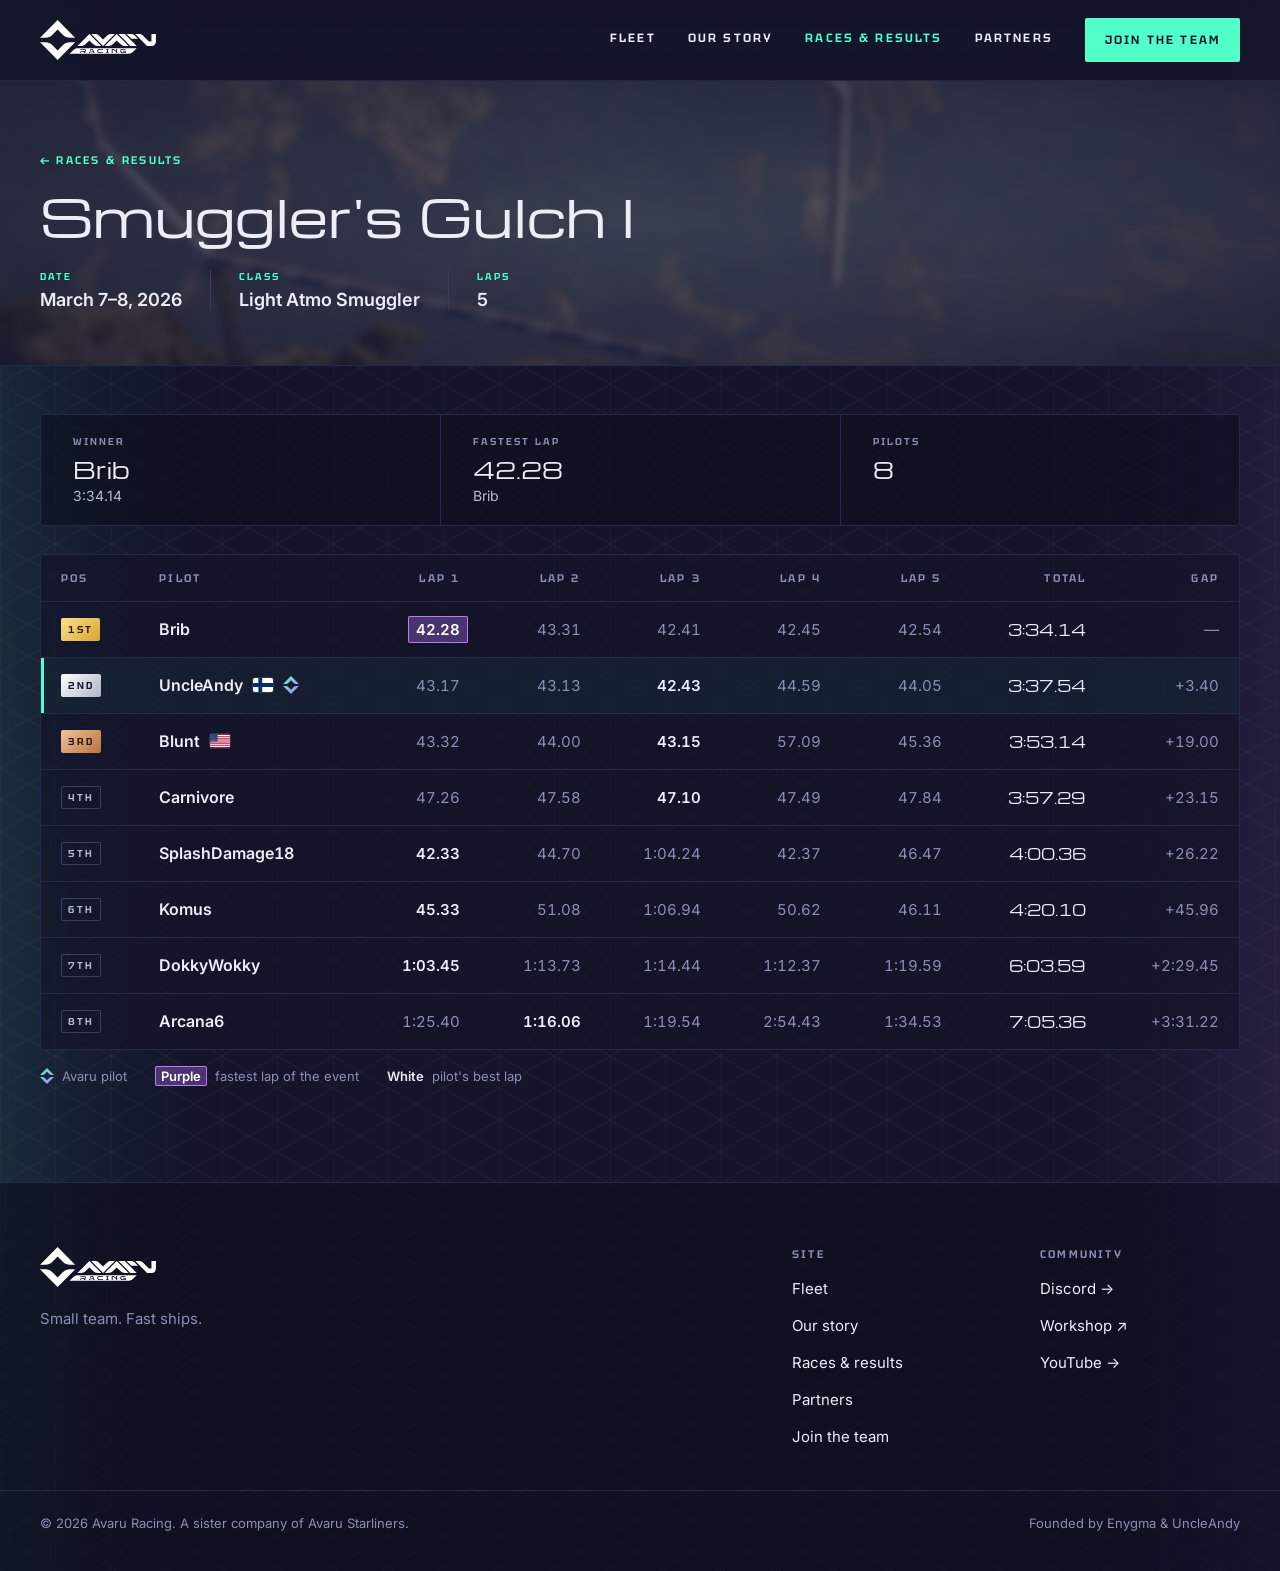
<file: smugglers-gulch-1.html>
<!doctype html>
<html lang="en">
<head>
<meta charset="utf-8">
<meta name="viewport" content="width=device-width, initial-scale=1">
<meta name="color-scheme" content="dark">
<meta name="theme-color" content="#14152A">
<title>Avaru Racing — Smuggler's Gulch I results</title>
<link rel="icon" href="assets/avaru-emblem.svg" type="image/svg+xml">
<link rel="preconnect" href="https://fonts.googleapis.com">
<link href="https://fonts.googleapis.com/css2?family=Tektur:wght@600&amp;family=Michroma&amp;family=Inter:wght@400;500;600;700&amp;display=swap" rel="stylesheet">
<style>
html{scroll-padding-top:96px;scroll-behavior:smooth}
body{margin:0;background:#14152A}
a{color:#51FFC9}a:hover{color:#D9B5FF}
@property --sy{syntax:"<number>";inherits:true;initial-value:0}
.av-bg{position:relative;isolation:isolate;background-image:url(assets/iso-grid.svg);background-size:55.426px 64px}
.av-bg::before,.av-bg::after{content:"";position:absolute;top:0;bottom:0;width:min(16vw,240px);z-index:-1;pointer-events:none;-webkit-mask-repeat:repeat-y;mask-repeat:repeat-y;-webkit-mask-image:linear-gradient(180deg,rgba(0,0,0,.55),#000 50%,rgba(0,0,0,.55));mask-image:linear-gradient(180deg,rgba(0,0,0,.55),#000 50%,rgba(0,0,0,.55));animation:av-drift 30s ease-in-out infinite alternate,av-breathe 16s ease-in-out infinite alternate,av-pulse-glow 10s ease-in-out infinite alternate}
.av-bg::before{left:0;transform-origin:left center;background:linear-gradient(90deg,rgba(81,255,201,.11),rgba(81,255,201,.04) 45%,rgba(81,255,201,0));-webkit-mask-size:100% 1800px;mask-size:100% 1800px}
.av-bg::after{right:0;transform-origin:right center;background:linear-gradient(270deg,rgba(188,119,255,.11),rgba(188,119,255,.04) 45%,rgba(188,119,255,0));-webkit-mask-size:100% 2200px;mask-size:100% 2200px;animation-duration:36s,19s,12s;animation-delay:-11s,-6s,-4s}
@keyframes av-drift{from{-webkit-mask-position:0 -120px;mask-position:0 -120px}to{-webkit-mask-position:0 120px;mask-position:0 120px}}
@keyframes av-breathe{from{transform:scaleX(.92)}to{transform:scaleX(1.08)}}
@keyframes av-pulse-glow{from{opacity:.8}to{opacity:1}}
.av-bg>header{position:sticky;top:0;z-index:50;max-width:none!important;padding:18px max(calc(40px * var(--k)), calc((100% - 1200px) / 2))!important;background:rgba(20,21,42,.82);backdrop-filter:blur(14px);-webkit-backdrop-filter:blur(14px);border-bottom:1px solid rgba(38,41,72,.9)}
a,button,article{transition:color .2s ease,transform .25s cubic-bezier(.2,.7,.2,1),box-shadow .25s ease,border-color .2s ease,filter .2s ease,background-size .3s ease}
header nav a:not([style*="background"]),footer nav a{background-image:linear-gradient(90deg,#51FFC9,#BC77FF);background-size:0% 1px;background-repeat:no-repeat;background-position:0 100%;padding-bottom:4px}
header nav a:not([style*="background"]):hover,footer nav a:hover{background-size:100% 1px}
a[style*="padding: 14px 20px"]{transition:transform .45s cubic-bezier(.2,.7,.2,1),box-shadow .45s ease,background-color .45s ease}
a[style*="padding: 14px 20px"]:hover{transform:scale(1.05);background-color:#9CFFE0!important;box-shadow:-8px 0 24px rgba(81,255,201,.32),8px 0 24px rgba(188,119,255,.32)}
a[style*="padding: 14px 20px"]:active{transform:scale(1.01);transition-duration:.15s}
a[style*="padding: 18px 28px"],button[type="submit"]{transition:transform .45s cubic-bezier(.2,.7,.2,1),box-shadow .45s ease}a[style*="padding: 18px 28px"]:hover,button[type="submit"]:hover{transform:scale(1.04);box-shadow:-8px 0 24px rgba(81,255,201,.32),8px 0 24px rgba(188,119,255,.32)}
a[style*="border: 1px solid #3A3D63"][style*="padding: 1"]{border-color:#7A7EA6!important;transition:border-color .3s ease,transform .45s cubic-bezier(.2,.7,.2,1),box-shadow .45s ease}a[style*="border: 1px solid #3A3D63"][style*="padding: 1"]:hover{border-color:#51FFC9!important;transform:scale(1.04);box-shadow:-8px 0 24px rgba(81,255,201,.22),8px 0 24px rgba(188,119,255,.22)}a[style*="border: 1px solid #3A3D63"][style*="padding: 1"]:active{transform:scale(1.01);transition-duration:.15s}
a[style*="letter-spacing: 0.2em"]:not([style*="padding: 1"]):hover,a[style*="letter-spacing: 0.18em"]:not([style*="padding: 1"]):hover{transform:translateX(4px)}
a[style*="border: 1px solid #262948"]:hover{transform:translateY(-3px);border-color:rgba(81,255,201,.55)!important}
article:hover{transform:translateY(-4px);box-shadow:0 18px 40px rgba(0,0,0,.25)}
article[style*="solid"]:hover{border-color:rgba(81,255,201,.45)!important}
@keyframes av-pulse{0%{box-shadow:0 0 0 0 rgba(81,255,201,.55)}70%,100%{box-shadow:0 0 0 10px rgba(81,255,201,0)}}
:root{--k:1;--fs:1;color-scheme:dark}
.av-menu{display:none}
@media (max-width:720px){
:root{--k:.6;--fs:.78}
.av-bg>header{row-gap:0!important;padding-top:12px!important;padding-bottom:12px!important}
.av-bg>header>a img{height:34px!important}
.av-menu{display:inline-flex;flex-direction:column;justify-content:center;gap:5px;width:44px;height:44px;margin-left:auto;padding:0 11px;box-sizing:border-box;background:none;border:1px solid #3A3D63;border-radius:2px;cursor:pointer}
.av-menu span{display:block;height:2px;background:#ECEDF7;transition:transform .25s ease,opacity .2s ease}
.av-bg>header>nav{display:none!important;flex-basis:100%;flex-direction:column!important;align-items:stretch!important;gap:0!important;padding:10px 0 6px}
.av-bg>header.av-open>nav{display:flex!important}
.av-bg>header>nav a{padding:15px 0!important;border-top:1px solid #262948;font-size:13px!important;background-image:none!important}
.av-bg>header>nav a[style*="background"]{margin-top:14px;padding:16px!important;text-align:center;border-top:0}
.av-open .av-menu span:nth-child(1){transform:translateY(7px) rotate(45deg)}
.av-open .av-menu span:nth-child(2){opacity:0}
.av-open .av-menu span:nth-child(3){transform:translateY(-7px) rotate(-45deg)}
}
.av-bg{overflow-x:clip}
.av-photo{position:relative;isolation:isolate}
.av-photo::before,.av-photo::after{content:"";position:absolute;top:0;bottom:0;left:calc(50% - 50vw);right:calc(50% - 50vw);pointer-events:none}
.av-photo:not([style*="border-bottom"]):not([style*="border-top"]){margin-bottom:calc(48px * var(--k))!important}
.av-photo:not([style*="border-bottom"]):not([style*="border-top"])::after{border-bottom:1px solid #262948}
.av-photo::before{z-index:-2;background:var(--img) var(--pos,50% 50%)/cover no-repeat;filter:saturate(.8)}
.av-photo::after{z-index:-1;background:radial-gradient(ellipse 85% 90% at 50% 50%,rgba(20,21,42,var(--tint,.62)),rgba(20,21,42,.93) 100%)}
.av-ref{color:inherit;text-decoration:underline;text-decoration-color:rgba(81,255,201,.55);text-decoration-thickness:1px;text-underline-offset:3px}.av-ref:hover{color:#51FFC9;text-decoration-color:#51FFC9}
@media (max-width:720px){#results table{min-width:0!important}#results thead{display:none}#results tr{display:block;padding:16px 20px}#results tr+tr,#results tbody tr{border-top:1px solid #262948}#results tbody tr:first-child{border-top:0}#results th,#results td{display:block;padding:0!important}#results td:nth-child(2){margin:4px 0 10px;font-size:14px!important}#results td span{white-space:normal!important}}
.av-podium{list-style:none;margin:0;padding:0;border:1px solid #262948;border-radius:4px;background:rgba(12,13,29,.55)}.av-podium li{display:flex;align-items:center;gap:18px;padding:14px 20px}.av-podium li+li{border-top:1px solid #262948}.av-pos{min-width:2.1em;font-family:Michroma,sans-serif;font-size:calc(24px * var(--fs));line-height:1.1;background:linear-gradient(135deg,#FBE08A,#D9A631);-webkit-background-clip:text;background-clip:text;color:transparent}.av-p2 .av-pos{background-image:linear-gradient(135deg,#FFFFFF,#AEB5C4)}.av-who{flex:1;min-width:0;font-family:Michroma,sans-serif;font-size:17px}.av-time{font-family:Tektur,Michroma,sans-serif;font-weight:600;font-size:11px;letter-spacing:.2em;text-transform:uppercase;color:#8B8FB5;white-space:nowrap;font-variant-numeric:tabular-nums}@media (max-width:720px){.av-podium li{gap:12px;padding:12px 16px}.av-who{font-size:15px}.av-time{font-size:10px;letter-spacing:.12em}}
.av-race-img{position:relative;flex:1 1 380px;min-height:280px}.av-race-img img{position:absolute;inset:0;width:100%;height:100%;object-fit:cover;object-position:42% 50%}
.av-shot::before{content:"";position:absolute;inset:0;z-index:1;pointer-events:none;background:linear-gradient(135deg,rgba(81,255,201,.2),rgba(81,255,201,0) 45%,rgba(188,119,255,0) 55%,rgba(188,119,255,.2));opacity:0;transition:opacity .45s ease}
.av-shot::after{content:"";position:absolute;inset:0;pointer-events:none;box-shadow:inset 0 0 60px rgba(12,13,29,.55);transition:opacity .45s ease}
.av-shot:hover::before{opacity:1}
.av-shot:hover::after{opacity:.35}
.av-btn{transition:transform .45s cubic-bezier(.2,.7,.2,1),box-shadow .45s ease}.av-btn:hover{transform:scale(1.05);box-shadow:-8px 0 24px rgba(81,255,201,.32),8px 0 24px rgba(188,119,255,.32)}.av-btn:active{transform:scale(1.01);transition-duration:.15s}
.av-tags{display:inline-flex;flex-wrap:wrap;gap:6px 8px}.av-tag{font-family:Tektur,Michroma,sans-serif;font-weight:600;font-size:10px;letter-spacing:.16em;text-transform:uppercase;white-space:nowrap;color:#D5D7EA;border:1px solid #3A3D63;padding:3px 8px;border-radius:2px;text-decoration:none}.av-tag:hover{color:#51FFC9;border-color:#51FFC9;transform:scale(1.08);box-shadow:-6px 0 16px rgba(81,255,201,.3),6px 0 16px rgba(188,119,255,.3)}.av-tag{display:inline-block;transition:border-color .3s ease,color .3s ease,transform .45s cubic-bezier(.2,.7,.2,1),box-shadow .45s ease}.av-tag-ours{color:#14152A;border-color:transparent;background:linear-gradient(100deg,#51FFC9,#BC77FF) border-box}.av-tag-ours:hover{color:#14152A;border-color:transparent;transform:scale(1.08);box-shadow:-6px 0 16px rgba(81,255,201,.45),6px 0 16px rgba(188,119,255,.45)}.av-tag-ours:active{transform:scale(1.02);transition-duration:.15s}.av-tag-key{display:flex;align-items:center;gap:10px;margin:14px 0 0;font-size:13px;color:#8B8FB5}.av-swatch{flex:0 0 auto;width:48px;height:20px;border-radius:2px;background:linear-gradient(100deg,#51FFC9,#BC77FF)}
@media (prefers-reduced-motion:reduce){*,*::before,*::after{animation:none!important;transition:none!important}}
@keyframes av-rise{from{opacity:0;transform:translateY(24px)}to{opacity:1;transform:none}}
.av-reveal{opacity:0}
.av-reveal.av-in{opacity:1;animation:av-rise .85s cubic-bezier(.2,.7,.2,1) both}
a[aria-label="Avaru Racing home"] img{transition:transform .35s cubic-bezier(.2,.7,.2,1),filter .35s ease}
a[aria-label="Avaru Racing home"]:hover img{transform:translateY(-1px) scale(1.04);filter:drop-shadow(-8px 0 14px rgba(81,255,201,.45)) drop-shadow(8px 0 14px rgba(188,119,255,.5))}
a[aria-label="Avaru Racing home"]:active img{transform:scale(.98)}
</style>
<link rel="stylesheet" href="assets/results.css">
</head>
<body>
<div class="av-bg" style="background-color: #14152A; color: #ECEDF7; font-family: Inter, system-ui, sans-serif; min-height: 100vh">

<header style="max-width: 1280px; margin: 0 auto; padding: 28px calc(40px * var(--k)); display: flex; flex-wrap: wrap; align-items: center; justify-content: space-between; gap: 24px">
<a href="index.html" aria-label="Avaru Racing home" style="display: flex"><img src="assets/avaru-racing-logo.svg" alt="Avaru Racing" style="height: 40px; width: auto"></a>
<button type="button" class="av-menu" aria-expanded="false" aria-controls="site-nav" aria-label="Menu"><span></span><span></span><span></span></button>
<nav id="site-nav" aria-label="Main" style="display: flex; flex-wrap: wrap; align-items: center; gap: 32px; font-family: Tektur, Michroma, sans-serif; font-weight: 600; font-size: 12px; letter-spacing: 0.18em; text-transform: uppercase">
<a href="fleet.html" style="color: #ECEDF7; text-decoration: none">Fleet</a>
<a href="story.html" style="color: #ECEDF7; text-decoration: none">Our story</a>
<a href="races.html" aria-current="page" style="color: #51FFC9; text-decoration: none">Races &amp; results</a>
<a href="partners.html" style="color: #ECEDF7; text-decoration: none">Partners</a>
<a href="join.html" style="color: #14152A; background: #51FFC9; padding: 14px 20px; border-radius: 2px; text-decoration: none">Join the team</a>
</nav>
</header>

<section class="av-photo" style="--img: url(assets/bg/track-201.jpg); --pos: 50% 50%; max-width: 1280px; margin: 0 auto; padding: calc(72px * var(--k)) calc(40px * var(--k)) calc(56px * var(--k)); display: flex; flex-direction: column; gap: 20px">
<a href="races.html#results" style="align-self: flex-start; font-family: Tektur, Michroma, sans-serif; font-weight: 600; font-size: 11px; letter-spacing: 0.2em; text-transform: uppercase; color: #51FFC9; text-decoration: none">← Races &amp; results</a>
<h1 style="margin: 0; font-family: Michroma, sans-serif; font-weight: 400; font-size: clamp(30px, 4vw, 56px); line-height: 1.15; text-wrap: balance">Smuggler's Gulch I</h1>
<dl class="av-ev-meta"><div><dt>Date</dt><dd>March 7–8, 2026</dd></div><div><dt>Class</dt><dd>Light Atmo Smuggler</dd></div><div><dt>Laps</dt><dd>5</dd></div></dl>
</section>

<section id="classification" aria-label="Full results" style="max-width: 1280px; margin: 0 auto; padding: 0 calc(40px * var(--k)) calc(96px * var(--k))">
<dl class="av-ev-sum" data-ev-sum></dl>
<p class="av-ev-pending" data-ev-pending hidden>Official times are still to come. Lap times will appear here once the results are posted.</p>
<div class="av-ev-wrap"><table class="av-ev">
<thead data-ev-head></thead>
<tbody data-ev-rows></tbody>
</table></div>
<p class="av-ev-key"><span><img src="assets/avaru-emblem.svg" alt="" width="14" height="16">Avaru pilot</span><span><b class="av-fl-key">Purple</b> fastest lap of the event</span><span><b style="color: #ECEDF7">White</b> pilot's best lap</span></p>
</section>

<!--
  RESULTS DATA.
  laps: lap times as "m:ss.ss" or "ss.ss" (penalties already included).
  total: the official total from the timing sheet (shown as given, not added up from the laps).
  flag: two-letter country code matching assets/flags/<code>.svg. team "Avaru" marks our pilots.
  status: "DNF" (attempt not finished) or "DNS" (no attempt) puts a pilot at the bottom.
  pos is optional; without it, pilots are ordered by total.
-->
<script type="application/json" id="av-results">
{
  "laps": 5,
  "entries": [
    { "pilot": "Brib",           "laps": ["42.28", "43.31", "42.41", "42.45", "42.54"], "total": "3:34.14" },
    { "pilot": "UncleAndy",      "flag": "fi", "country": "Finland", "team": "Avaru", "laps": ["43.17", "43.13", "42.43", "44.59", "44.05"], "total": "3:37.54" },
    { "pilot": "Blunt",          "flag": "us", "country": "United States", "laps": ["43.32", "44", "43.15", "57.09", "45.36"], "total": "3:53.14" },
    { "pilot": "Carnivore",      "laps": ["47.26", "47.58", "47.1", "47.49", "47.84"], "total": "3:57.29" },
    { "pilot": "SplashDamage18", "laps": ["42.33", "44.7", "1:04.24", "42.37", "46.47"], "total": "4:00.36" },
    { "pilot": "Komus",          "laps": ["45.33", "51.08", "1:06.94", "50.62", "46.11"], "total": "4:20.10" },
    { "pilot": "DokkyWokky",     "laps": ["1:03.45", "1:13.73", "1:14.44", "1:12.37", "1:19.59"], "total": "6:03.59" },
    { "pilot": "Arcana6",        "laps": ["1:25.40", "1:16.06", "1:19.54", "2:54.43", "1:34.53"], "total": "7:05.36" }
  ]
}
</script>
<script src="assets/results.js"></script>

<footer style="border-top: 1px solid #262948; background: rgba(12, 13, 29, 0.6)">
<div style="max-width: 1280px; margin: 0 auto; padding: calc(64px * var(--k)) calc(40px * var(--k)) calc(40px * var(--k)); display: flex; flex-wrap: wrap; justify-content: space-between; gap: calc(48px * var(--k))">
<div style="flex: 1 1 320px; display: flex; flex-direction: column; gap: 20px"><a href="index.html" aria-label="Avaru Racing home" style="display: flex"><img src="assets/avaru-racing-logo.svg" alt="Avaru Racing" style="height: 40px; width: auto"></a><p style="margin: 0; max-width: 340px; font-size: 15px; line-height: 1.6; color: #8B8FB5">Small team. Fast ships.</p></div>
<nav aria-label="Site" style="flex: 0 1 200px; display: flex; flex-direction: column; gap: 14px; font-size: 15px"><p style="margin: 0 0 4px; font-family: Tektur, Michroma, sans-serif; font-weight: 600; font-size: 11px; letter-spacing: 0.2em; text-transform: uppercase; color: #8B8FB5">Site</p><a href="fleet.html" style="color: #ECEDF7; text-decoration: none">Fleet</a><a href="story.html" style="color: #ECEDF7; text-decoration: none">Our story</a><a href="races.html" style="color: #ECEDF7; text-decoration: none">Races &amp; results</a><a href="partners.html" style="color: #ECEDF7; text-decoration: none">Partners</a><a href="join.html" style="color: #ECEDF7; text-decoration: none">Join the team</a></nav>
<nav aria-label="Community" style="flex: 0 1 200px; display: flex; flex-direction: column; gap: 14px; font-size: 15px"><p style="margin: 0 0 4px; font-family: Tektur, Michroma, sans-serif; font-weight: 600; font-size: 11px; letter-spacing: 0.2em; text-transform: uppercase; color: #8B8FB5">Community</p><a href="coming-soon.html#discord" title="Coming soon" style="color: #ECEDF7; text-decoration: none">Discord →</a><a href="https://steamcommunity.com/sharedfiles/filedetails/?id=3838825560" target="_blank" rel="noopener" style="color: #ECEDF7; text-decoration: none">Workshop ↗</a><a href="coming-soon.html#youtube" title="Coming soon" style="color: #ECEDF7; text-decoration: none">YouTube →</a></nav>
</div>
<div style="max-width: 1280px; margin: 0 auto; padding: 24px calc(40px * var(--k)) calc(40px * var(--k)); border-top: 1px solid #262948; display: flex; flex-wrap: wrap; justify-content: space-between; gap: 16px; font-size: 13px; color: #8B8FB5">
<span>© 2026 Avaru Racing. A sister company of Avaru Starliners.</span><span>Founded by Enygma &amp; UncleAndy</span>
</div>
</footer>

</div>
<script>
(function () {
  function start() {
    var reduce = window.matchMedia && window.matchMedia('(prefers-reduced-motion: reduce)').matches;
    var root = document.querySelector('.av-bg');
    // background glows drift as the page scrolls
    if (root && !reduce) {
      var ticking = false;
      var update = function () {
        ticking = false;
        var se = document.scrollingElement || document.documentElement;
        var max = Math.max(1, se.scrollHeight - window.innerHeight);
        root.style.setProperty('--sy', Math.min(1, Math.max(0, se.scrollTop / max)).toFixed(4));
      };
      window.addEventListener('scroll', function () { if (!ticking) { ticking = true; requestAnimationFrame(update); } }, { passive: true });
      update();
    }
    // sections fade and rise in as they come into view
    if (reduce || typeof IntersectionObserver === 'undefined') return;
    var els = Array.prototype.slice.call(document.querySelectorAll('.av-bg > nav, .av-bg > section'));
    els.forEach(function (el) { el.classList.add('av-reveal'); });
    var io = new IntersectionObserver(function (entries) {
      var n = 0;
      entries.forEach(function (e) {
        if (!e.isIntersecting) return;
        var t = e.target; t.style.animationDelay = (n++ * 110) + 'ms';
        requestAnimationFrame(function () { t.classList.add('av-in'); });
        io.unobserve(t);
      });
    }, { threshold: 0.08, rootMargin: '0px 0px -6% 0px' });
    els.forEach(function (el) { io.observe(el); });
    window.addEventListener('beforeprint', function () { els.forEach(function (el) { el.classList.add('av-in'); }); });
  }
  if (document.readyState === 'loading') document.addEventListener('DOMContentLoaded', start); else start();
})();
</script>
<script>
(function () {
  var h = document.querySelector('.av-bg > header'), b = h && h.querySelector('.av-menu');
  if (!b) return;
  function set(open) { h.classList.toggle('av-open', open); b.setAttribute('aria-expanded', open ? 'true' : 'false'); }
  b.addEventListener('click', function () { set(!h.classList.contains('av-open')); });
  h.querySelectorAll('nav a').forEach(function (a) { a.addEventListener('click', function () { set(false); }); });
  window.addEventListener('resize', function () { if (window.innerWidth > 720) set(false); });
})();
</script>
</body>
</html>
</file>
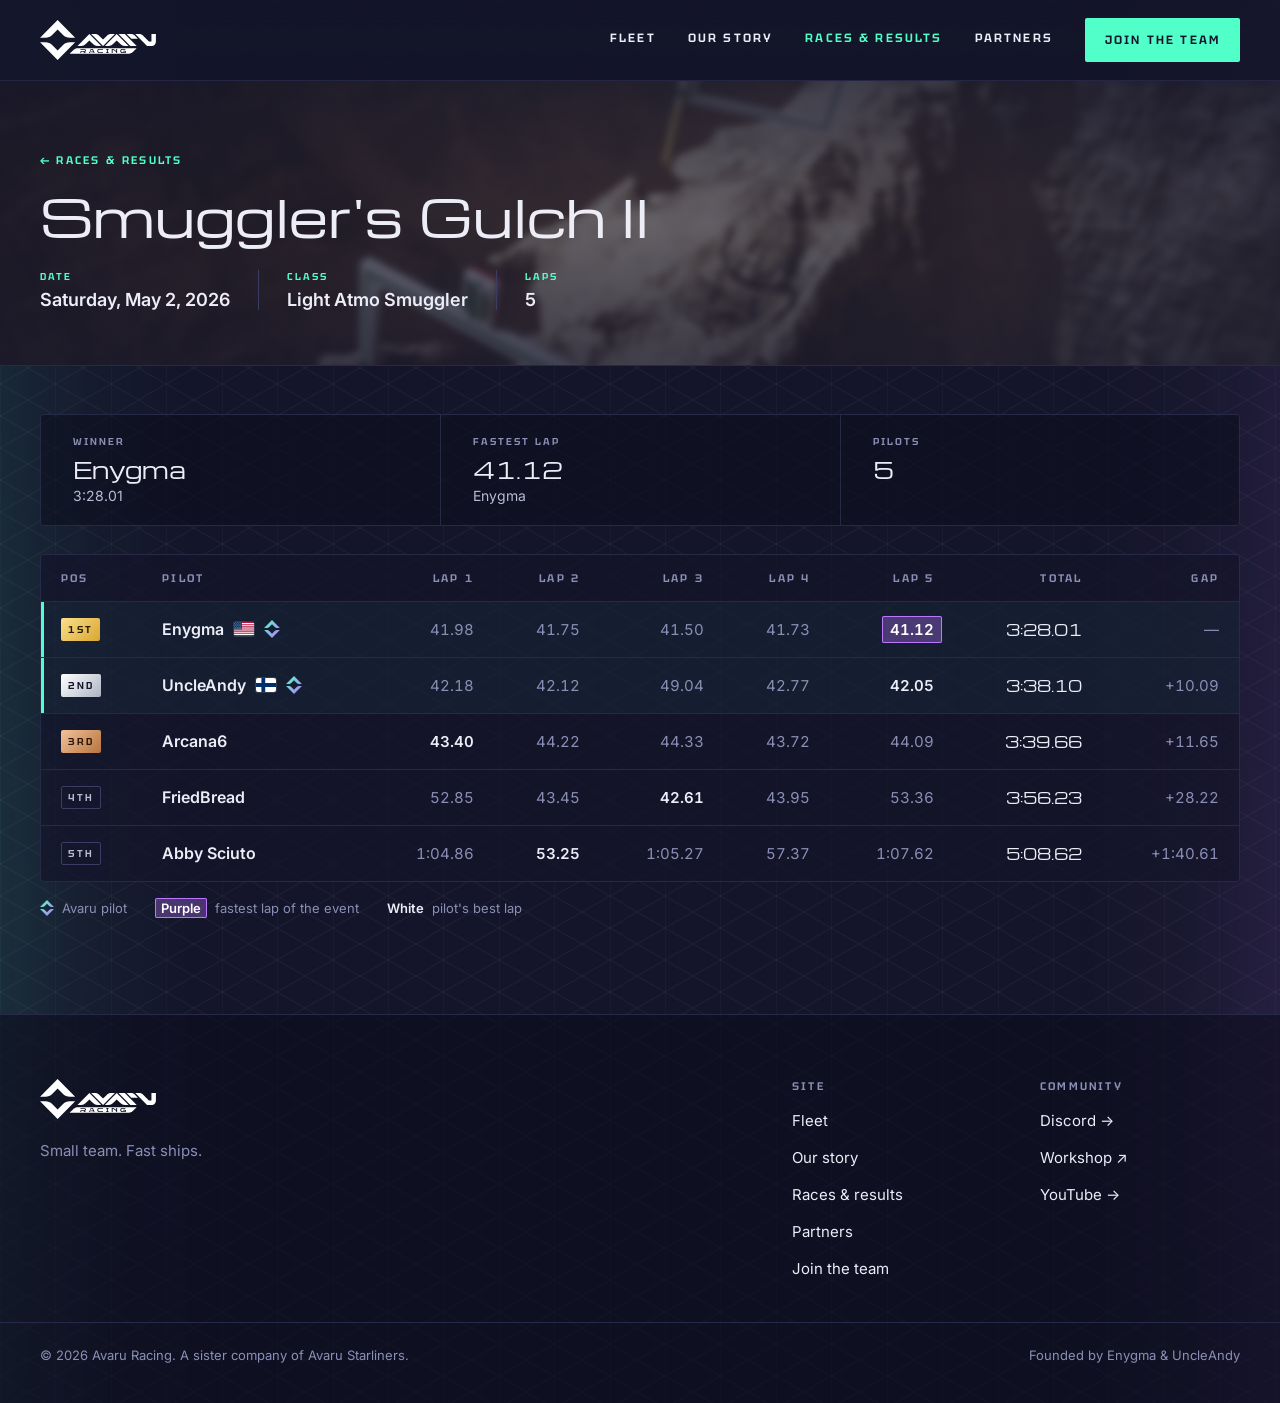
<file: smugglers-gulch-2.html>
<!doctype html>
<html lang="en">
<head>
<meta charset="utf-8">
<meta name="viewport" content="width=device-width, initial-scale=1">
<meta name="color-scheme" content="dark">
<meta name="theme-color" content="#14152A">
<title>Avaru Racing — Smuggler's Gulch II results</title>
<link rel="icon" href="assets/avaru-emblem.svg" type="image/svg+xml">
<link rel="preconnect" href="https://fonts.googleapis.com">
<link href="https://fonts.googleapis.com/css2?family=Tektur:wght@600&amp;family=Michroma&amp;family=Inter:wght@400;500;600;700&amp;display=swap" rel="stylesheet">
<style>
html{scroll-padding-top:96px;scroll-behavior:smooth}
body{margin:0;background:#14152A}
a{color:#51FFC9}a:hover{color:#D9B5FF}
@property --sy{syntax:"<number>";inherits:true;initial-value:0}
.av-bg{position:relative;isolation:isolate;background-image:url(assets/iso-grid.svg);background-size:55.426px 64px}
.av-bg::before,.av-bg::after{content:"";position:absolute;top:0;bottom:0;width:min(16vw,240px);z-index:-1;pointer-events:none;-webkit-mask-repeat:repeat-y;mask-repeat:repeat-y;-webkit-mask-image:linear-gradient(180deg,rgba(0,0,0,.55),#000 50%,rgba(0,0,0,.55));mask-image:linear-gradient(180deg,rgba(0,0,0,.55),#000 50%,rgba(0,0,0,.55));animation:av-drift 30s ease-in-out infinite alternate,av-breathe 16s ease-in-out infinite alternate,av-pulse-glow 10s ease-in-out infinite alternate}
.av-bg::before{left:0;transform-origin:left center;background:linear-gradient(90deg,rgba(81,255,201,.11),rgba(81,255,201,.04) 45%,rgba(81,255,201,0));-webkit-mask-size:100% 1800px;mask-size:100% 1800px}
.av-bg::after{right:0;transform-origin:right center;background:linear-gradient(270deg,rgba(188,119,255,.11),rgba(188,119,255,.04) 45%,rgba(188,119,255,0));-webkit-mask-size:100% 2200px;mask-size:100% 2200px;animation-duration:36s,19s,12s;animation-delay:-11s,-6s,-4s}
@keyframes av-drift{from{-webkit-mask-position:0 -120px;mask-position:0 -120px}to{-webkit-mask-position:0 120px;mask-position:0 120px}}
@keyframes av-breathe{from{transform:scaleX(.92)}to{transform:scaleX(1.08)}}
@keyframes av-pulse-glow{from{opacity:.8}to{opacity:1}}
.av-bg>header{position:sticky;top:0;z-index:50;max-width:none!important;padding:18px max(calc(40px * var(--k)), calc((100% - 1200px) / 2))!important;background:rgba(20,21,42,.82);backdrop-filter:blur(14px);-webkit-backdrop-filter:blur(14px);border-bottom:1px solid rgba(38,41,72,.9)}
a,button,article{transition:color .2s ease,transform .25s cubic-bezier(.2,.7,.2,1),box-shadow .25s ease,border-color .2s ease,filter .2s ease,background-size .3s ease}
header nav a:not([style*="background"]),footer nav a{background-image:linear-gradient(90deg,#51FFC9,#BC77FF);background-size:0% 1px;background-repeat:no-repeat;background-position:0 100%;padding-bottom:4px}
header nav a:not([style*="background"]):hover,footer nav a:hover{background-size:100% 1px}
a[style*="padding: 14px 20px"]{transition:transform .45s cubic-bezier(.2,.7,.2,1),box-shadow .45s ease,background-color .45s ease}
a[style*="padding: 14px 20px"]:hover{transform:scale(1.05);background-color:#9CFFE0!important;box-shadow:-8px 0 24px rgba(81,255,201,.32),8px 0 24px rgba(188,119,255,.32)}
a[style*="padding: 14px 20px"]:active{transform:scale(1.01);transition-duration:.15s}
a[style*="padding: 18px 28px"],button[type="submit"]{transition:transform .45s cubic-bezier(.2,.7,.2,1),box-shadow .45s ease}a[style*="padding: 18px 28px"]:hover,button[type="submit"]:hover{transform:scale(1.04);box-shadow:-8px 0 24px rgba(81,255,201,.32),8px 0 24px rgba(188,119,255,.32)}
a[style*="border: 1px solid #3A3D63"][style*="padding: 1"]{border-color:#7A7EA6!important;transition:border-color .3s ease,transform .45s cubic-bezier(.2,.7,.2,1),box-shadow .45s ease}a[style*="border: 1px solid #3A3D63"][style*="padding: 1"]:hover{border-color:#51FFC9!important;transform:scale(1.04);box-shadow:-8px 0 24px rgba(81,255,201,.22),8px 0 24px rgba(188,119,255,.22)}a[style*="border: 1px solid #3A3D63"][style*="padding: 1"]:active{transform:scale(1.01);transition-duration:.15s}
a[style*="letter-spacing: 0.2em"]:not([style*="padding: 1"]):hover,a[style*="letter-spacing: 0.18em"]:not([style*="padding: 1"]):hover{transform:translateX(4px)}
a[style*="border: 1px solid #262948"]:hover{transform:translateY(-3px);border-color:rgba(81,255,201,.55)!important}
article:hover{transform:translateY(-4px);box-shadow:0 18px 40px rgba(0,0,0,.25)}
article[style*="solid"]:hover{border-color:rgba(81,255,201,.45)!important}
@keyframes av-pulse{0%{box-shadow:0 0 0 0 rgba(81,255,201,.55)}70%,100%{box-shadow:0 0 0 10px rgba(81,255,201,0)}}
:root{--k:1;--fs:1;color-scheme:dark}
.av-menu{display:none}
@media (max-width:720px){
:root{--k:.6;--fs:.78}
.av-bg>header{row-gap:0!important;padding-top:12px!important;padding-bottom:12px!important}
.av-bg>header>a img{height:34px!important}
.av-menu{display:inline-flex;flex-direction:column;justify-content:center;gap:5px;width:44px;height:44px;margin-left:auto;padding:0 11px;box-sizing:border-box;background:none;border:1px solid #3A3D63;border-radius:2px;cursor:pointer}
.av-menu span{display:block;height:2px;background:#ECEDF7;transition:transform .25s ease,opacity .2s ease}
.av-bg>header>nav{display:none!important;flex-basis:100%;flex-direction:column!important;align-items:stretch!important;gap:0!important;padding:10px 0 6px}
.av-bg>header.av-open>nav{display:flex!important}
.av-bg>header>nav a{padding:15px 0!important;border-top:1px solid #262948;font-size:13px!important;background-image:none!important}
.av-bg>header>nav a[style*="background"]{margin-top:14px;padding:16px!important;text-align:center;border-top:0}
.av-open .av-menu span:nth-child(1){transform:translateY(7px) rotate(45deg)}
.av-open .av-menu span:nth-child(2){opacity:0}
.av-open .av-menu span:nth-child(3){transform:translateY(-7px) rotate(-45deg)}
}
.av-bg{overflow-x:clip}
.av-photo{position:relative;isolation:isolate}
.av-photo::before,.av-photo::after{content:"";position:absolute;top:0;bottom:0;left:calc(50% - 50vw);right:calc(50% - 50vw);pointer-events:none}
.av-photo:not([style*="border-bottom"]):not([style*="border-top"]){margin-bottom:calc(48px * var(--k))!important}
.av-photo:not([style*="border-bottom"]):not([style*="border-top"])::after{border-bottom:1px solid #262948}
.av-photo::before{z-index:-2;background:var(--img) var(--pos,50% 50%)/cover no-repeat;filter:saturate(.8)}
.av-photo::after{z-index:-1;background:radial-gradient(ellipse 85% 90% at 50% 50%,rgba(20,21,42,var(--tint,.62)),rgba(20,21,42,.93) 100%)}
.av-ref{color:inherit;text-decoration:underline;text-decoration-color:rgba(81,255,201,.55);text-decoration-thickness:1px;text-underline-offset:3px}.av-ref:hover{color:#51FFC9;text-decoration-color:#51FFC9}
@media (max-width:720px){#results table{min-width:0!important}#results thead{display:none}#results tr{display:block;padding:16px 20px}#results tr+tr,#results tbody tr{border-top:1px solid #262948}#results tbody tr:first-child{border-top:0}#results th,#results td{display:block;padding:0!important}#results td:nth-child(2){margin:4px 0 10px;font-size:14px!important}#results td span{white-space:normal!important}}
.av-podium{list-style:none;margin:0;padding:0;border:1px solid #262948;border-radius:4px;background:rgba(12,13,29,.55)}.av-podium li{display:flex;align-items:center;gap:18px;padding:14px 20px}.av-podium li+li{border-top:1px solid #262948}.av-pos{min-width:2.1em;font-family:Michroma,sans-serif;font-size:calc(24px * var(--fs));line-height:1.1;background:linear-gradient(135deg,#FBE08A,#D9A631);-webkit-background-clip:text;background-clip:text;color:transparent}.av-p2 .av-pos{background-image:linear-gradient(135deg,#FFFFFF,#AEB5C4)}.av-who{flex:1;min-width:0;font-family:Michroma,sans-serif;font-size:17px}.av-time{font-family:Tektur,Michroma,sans-serif;font-weight:600;font-size:11px;letter-spacing:.2em;text-transform:uppercase;color:#8B8FB5;white-space:nowrap;font-variant-numeric:tabular-nums}@media (max-width:720px){.av-podium li{gap:12px;padding:12px 16px}.av-who{font-size:15px}.av-time{font-size:10px;letter-spacing:.12em}}
.av-race-img{position:relative;flex:1 1 380px;min-height:280px}.av-race-img img{position:absolute;inset:0;width:100%;height:100%;object-fit:cover;object-position:42% 50%}
.av-shot::before{content:"";position:absolute;inset:0;z-index:1;pointer-events:none;background:linear-gradient(135deg,rgba(81,255,201,.2),rgba(81,255,201,0) 45%,rgba(188,119,255,0) 55%,rgba(188,119,255,.2));opacity:0;transition:opacity .45s ease}
.av-shot::after{content:"";position:absolute;inset:0;pointer-events:none;box-shadow:inset 0 0 60px rgba(12,13,29,.55);transition:opacity .45s ease}
.av-shot:hover::before{opacity:1}
.av-shot:hover::after{opacity:.35}
.av-btn{transition:transform .45s cubic-bezier(.2,.7,.2,1),box-shadow .45s ease}.av-btn:hover{transform:scale(1.05);box-shadow:-8px 0 24px rgba(81,255,201,.32),8px 0 24px rgba(188,119,255,.32)}.av-btn:active{transform:scale(1.01);transition-duration:.15s}
.av-tags{display:inline-flex;flex-wrap:wrap;gap:6px 8px}.av-tag{font-family:Tektur,Michroma,sans-serif;font-weight:600;font-size:10px;letter-spacing:.16em;text-transform:uppercase;white-space:nowrap;color:#D5D7EA;border:1px solid #3A3D63;padding:3px 8px;border-radius:2px;text-decoration:none}.av-tag:hover{color:#51FFC9;border-color:#51FFC9;transform:scale(1.08);box-shadow:-6px 0 16px rgba(81,255,201,.3),6px 0 16px rgba(188,119,255,.3)}.av-tag{display:inline-block;transition:border-color .3s ease,color .3s ease,transform .45s cubic-bezier(.2,.7,.2,1),box-shadow .45s ease}.av-tag-ours{color:#14152A;border-color:transparent;background:linear-gradient(100deg,#51FFC9,#BC77FF) border-box}.av-tag-ours:hover{color:#14152A;border-color:transparent;transform:scale(1.08);box-shadow:-6px 0 16px rgba(81,255,201,.45),6px 0 16px rgba(188,119,255,.45)}.av-tag-ours:active{transform:scale(1.02);transition-duration:.15s}.av-tag-key{display:flex;align-items:center;gap:10px;margin:14px 0 0;font-size:13px;color:#8B8FB5}.av-swatch{flex:0 0 auto;width:48px;height:20px;border-radius:2px;background:linear-gradient(100deg,#51FFC9,#BC77FF)}
@media (prefers-reduced-motion:reduce){*,*::before,*::after{animation:none!important;transition:none!important}}
@keyframes av-rise{from{opacity:0;transform:translateY(24px)}to{opacity:1;transform:none}}
.av-reveal{opacity:0}
.av-reveal.av-in{opacity:1;animation:av-rise .85s cubic-bezier(.2,.7,.2,1) both}
a[aria-label="Avaru Racing home"] img{transition:transform .35s cubic-bezier(.2,.7,.2,1),filter .35s ease}
a[aria-label="Avaru Racing home"]:hover img{transform:translateY(-1px) scale(1.04);filter:drop-shadow(-8px 0 14px rgba(81,255,201,.45)) drop-shadow(8px 0 14px rgba(188,119,255,.5))}
a[aria-label="Avaru Racing home"]:active img{transform:scale(.98)}
</style>
<link rel="stylesheet" href="assets/results.css">
</head>
<body>
<div class="av-bg" style="background-color: #14152A; color: #ECEDF7; font-family: Inter, system-ui, sans-serif; min-height: 100vh">

<header style="max-width: 1280px; margin: 0 auto; padding: 28px calc(40px * var(--k)); display: flex; flex-wrap: wrap; align-items: center; justify-content: space-between; gap: 24px">
<a href="index.html" aria-label="Avaru Racing home" style="display: flex"><img src="assets/avaru-racing-logo.svg" alt="Avaru Racing" style="height: 40px; width: auto"></a>
<button type="button" class="av-menu" aria-expanded="false" aria-controls="site-nav" aria-label="Menu"><span></span><span></span><span></span></button>
<nav id="site-nav" aria-label="Main" style="display: flex; flex-wrap: wrap; align-items: center; gap: 32px; font-family: Tektur, Michroma, sans-serif; font-weight: 600; font-size: 12px; letter-spacing: 0.18em; text-transform: uppercase">
<a href="fleet.html" style="color: #ECEDF7; text-decoration: none">Fleet</a>
<a href="story.html" style="color: #ECEDF7; text-decoration: none">Our story</a>
<a href="races.html" aria-current="page" style="color: #51FFC9; text-decoration: none">Races &amp; results</a>
<a href="partners.html" style="color: #ECEDF7; text-decoration: none">Partners</a>
<a href="join.html" style="color: #14152A; background: #51FFC9; padding: 14px 20px; border-radius: 2px; text-decoration: none">Join the team</a>
</nav>
</header>

<section class="av-photo" style="--img: url(assets/bg/track-109.jpg); --pos: 50% 50%; max-width: 1280px; margin: 0 auto; padding: calc(72px * var(--k)) calc(40px * var(--k)) calc(56px * var(--k)); display: flex; flex-direction: column; gap: 20px">
<a href="races.html#results" style="align-self: flex-start; font-family: Tektur, Michroma, sans-serif; font-weight: 600; font-size: 11px; letter-spacing: 0.2em; text-transform: uppercase; color: #51FFC9; text-decoration: none">← Races &amp; results</a>
<h1 style="margin: 0; font-family: Michroma, sans-serif; font-weight: 400; font-size: clamp(30px, 4vw, 56px); line-height: 1.15; text-wrap: balance">Smuggler's Gulch II</h1>
<dl class="av-ev-meta"><div><dt>Date</dt><dd>Saturday, May 2, 2026</dd></div><div><dt>Class</dt><dd>Light Atmo Smuggler</dd></div><div><dt>Laps</dt><dd>5</dd></div></dl>
</section>

<section id="classification" aria-label="Full results" style="max-width: 1280px; margin: 0 auto; padding: 0 calc(40px * var(--k)) calc(96px * var(--k))">
<dl class="av-ev-sum" data-ev-sum></dl>
<p class="av-ev-pending" data-ev-pending hidden>Official times are still to come. Lap times will appear here once the results are posted.</p>
<div class="av-ev-wrap"><table class="av-ev">
<thead data-ev-head></thead>
<tbody data-ev-rows></tbody>
</table></div>
<p class="av-ev-key"><span><img src="assets/avaru-emblem.svg" alt="" width="14" height="16">Avaru pilot</span><span><b class="av-fl-key">Purple</b> fastest lap of the event</span><span><b style="color: #ECEDF7">White</b> pilot's best lap</span></p>
</section>

<!--
  RESULTS DATA.
  laps: lap times as "m:ss.ss" or "ss.ss" (penalties already included).
  total: the official total from the timing sheet (shown as given, not added up from the laps).
  flag: two-letter country code matching assets/flags/<code>.svg. team "Avaru" marks our pilots.
  status: "DNF" (attempt not finished) or "DNS" (no attempt) puts a pilot at the bottom.
  pos is optional; without it, pilots are ordered by total.
-->
<script type="application/json" id="av-results">
{
  "laps": 5,
  "entries": [
    { "pilot": "Enygma",      "flag": "us", "country": "United States", "team": "Avaru", "laps": ["41.98", "41.75", "41.5", "41.73", "41.12"], "total": "3:28.01" },
    { "pilot": "UncleAndy",   "flag": "fi", "country": "Finland", "team": "Avaru", "laps": ["42.18", "42.12", "49.04", "42.77", "42.05"], "total": "3:38.10" },
    { "pilot": "Arcana6",     "laps": ["43.4", "44.22", "44.33", "43.72", "44.09"], "total": "3:39.66" },
    { "pilot": "FriedBread",  "laps": ["52.85", "43.45", "42.61", "43.95", "53.36"], "total": "3:56.23" },
    { "pilot": "Abby Sciuto", "laps": ["1:04.86", "53.25", "1:05.27", "57.37", "1:07.62"], "total": "5:08.62" }
  ]
}
</script>
<script src="assets/results.js"></script>

<footer style="border-top: 1px solid #262948; background: rgba(12, 13, 29, 0.6)">
<div style="max-width: 1280px; margin: 0 auto; padding: calc(64px * var(--k)) calc(40px * var(--k)) calc(40px * var(--k)); display: flex; flex-wrap: wrap; justify-content: space-between; gap: calc(48px * var(--k))">
<div style="flex: 1 1 320px; display: flex; flex-direction: column; gap: 20px"><a href="index.html" aria-label="Avaru Racing home" style="display: flex"><img src="assets/avaru-racing-logo.svg" alt="Avaru Racing" style="height: 40px; width: auto"></a><p style="margin: 0; max-width: 340px; font-size: 15px; line-height: 1.6; color: #8B8FB5">Small team. Fast ships.</p></div>
<nav aria-label="Site" style="flex: 0 1 200px; display: flex; flex-direction: column; gap: 14px; font-size: 15px"><p style="margin: 0 0 4px; font-family: Tektur, Michroma, sans-serif; font-weight: 600; font-size: 11px; letter-spacing: 0.2em; text-transform: uppercase; color: #8B8FB5">Site</p><a href="fleet.html" style="color: #ECEDF7; text-decoration: none">Fleet</a><a href="story.html" style="color: #ECEDF7; text-decoration: none">Our story</a><a href="races.html" style="color: #ECEDF7; text-decoration: none">Races &amp; results</a><a href="partners.html" style="color: #ECEDF7; text-decoration: none">Partners</a><a href="join.html" style="color: #ECEDF7; text-decoration: none">Join the team</a></nav>
<nav aria-label="Community" style="flex: 0 1 200px; display: flex; flex-direction: column; gap: 14px; font-size: 15px"><p style="margin: 0 0 4px; font-family: Tektur, Michroma, sans-serif; font-weight: 600; font-size: 11px; letter-spacing: 0.2em; text-transform: uppercase; color: #8B8FB5">Community</p><a href="coming-soon.html#discord" title="Coming soon" style="color: #ECEDF7; text-decoration: none">Discord →</a><a href="https://steamcommunity.com/sharedfiles/filedetails/?id=3838825560" target="_blank" rel="noopener" style="color: #ECEDF7; text-decoration: none">Workshop ↗</a><a href="coming-soon.html#youtube" title="Coming soon" style="color: #ECEDF7; text-decoration: none">YouTube →</a></nav>
</div>
<div style="max-width: 1280px; margin: 0 auto; padding: 24px calc(40px * var(--k)) calc(40px * var(--k)); border-top: 1px solid #262948; display: flex; flex-wrap: wrap; justify-content: space-between; gap: 16px; font-size: 13px; color: #8B8FB5">
<span>© 2026 Avaru Racing. A sister company of Avaru Starliners.</span><span>Founded by Enygma &amp; UncleAndy</span>
</div>
</footer>

</div>
<script>
(function () {
  function start() {
    var reduce = window.matchMedia && window.matchMedia('(prefers-reduced-motion: reduce)').matches;
    var root = document.querySelector('.av-bg');
    // background glows drift as the page scrolls
    if (root && !reduce) {
      var ticking = false;
      var update = function () {
        ticking = false;
        var se = document.scrollingElement || document.documentElement;
        var max = Math.max(1, se.scrollHeight - window.innerHeight);
        root.style.setProperty('--sy', Math.min(1, Math.max(0, se.scrollTop / max)).toFixed(4));
      };
      window.addEventListener('scroll', function () { if (!ticking) { ticking = true; requestAnimationFrame(update); } }, { passive: true });
      update();
    }
    // sections fade and rise in as they come into view
    if (reduce || typeof IntersectionObserver === 'undefined') return;
    var els = Array.prototype.slice.call(document.querySelectorAll('.av-bg > nav, .av-bg > section'));
    els.forEach(function (el) { el.classList.add('av-reveal'); });
    var io = new IntersectionObserver(function (entries) {
      var n = 0;
      entries.forEach(function (e) {
        if (!e.isIntersecting) return;
        var t = e.target; t.style.animationDelay = (n++ * 110) + 'ms';
        requestAnimationFrame(function () { t.classList.add('av-in'); });
        io.unobserve(t);
      });
    }, { threshold: 0.08, rootMargin: '0px 0px -6% 0px' });
    els.forEach(function (el) { io.observe(el); });
    window.addEventListener('beforeprint', function () { els.forEach(function (el) { el.classList.add('av-in'); }); });
  }
  if (document.readyState === 'loading') document.addEventListener('DOMContentLoaded', start); else start();
})();
</script>
<script>
(function () {
  var h = document.querySelector('.av-bg > header'), b = h && h.querySelector('.av-menu');
  if (!b) return;
  function set(open) { h.classList.toggle('av-open', open); b.setAttribute('aria-expanded', open ? 'true' : 'false'); }
  b.addEventListener('click', function () { set(!h.classList.contains('av-open')); });
  h.querySelectorAll('nav a').forEach(function (a) { a.addEventListener('click', function () { set(false); }); });
  window.addEventListener('resize', function () { if (window.innerWidth > 720) set(false); });
})();
</script>
</body>
</html>
</file>
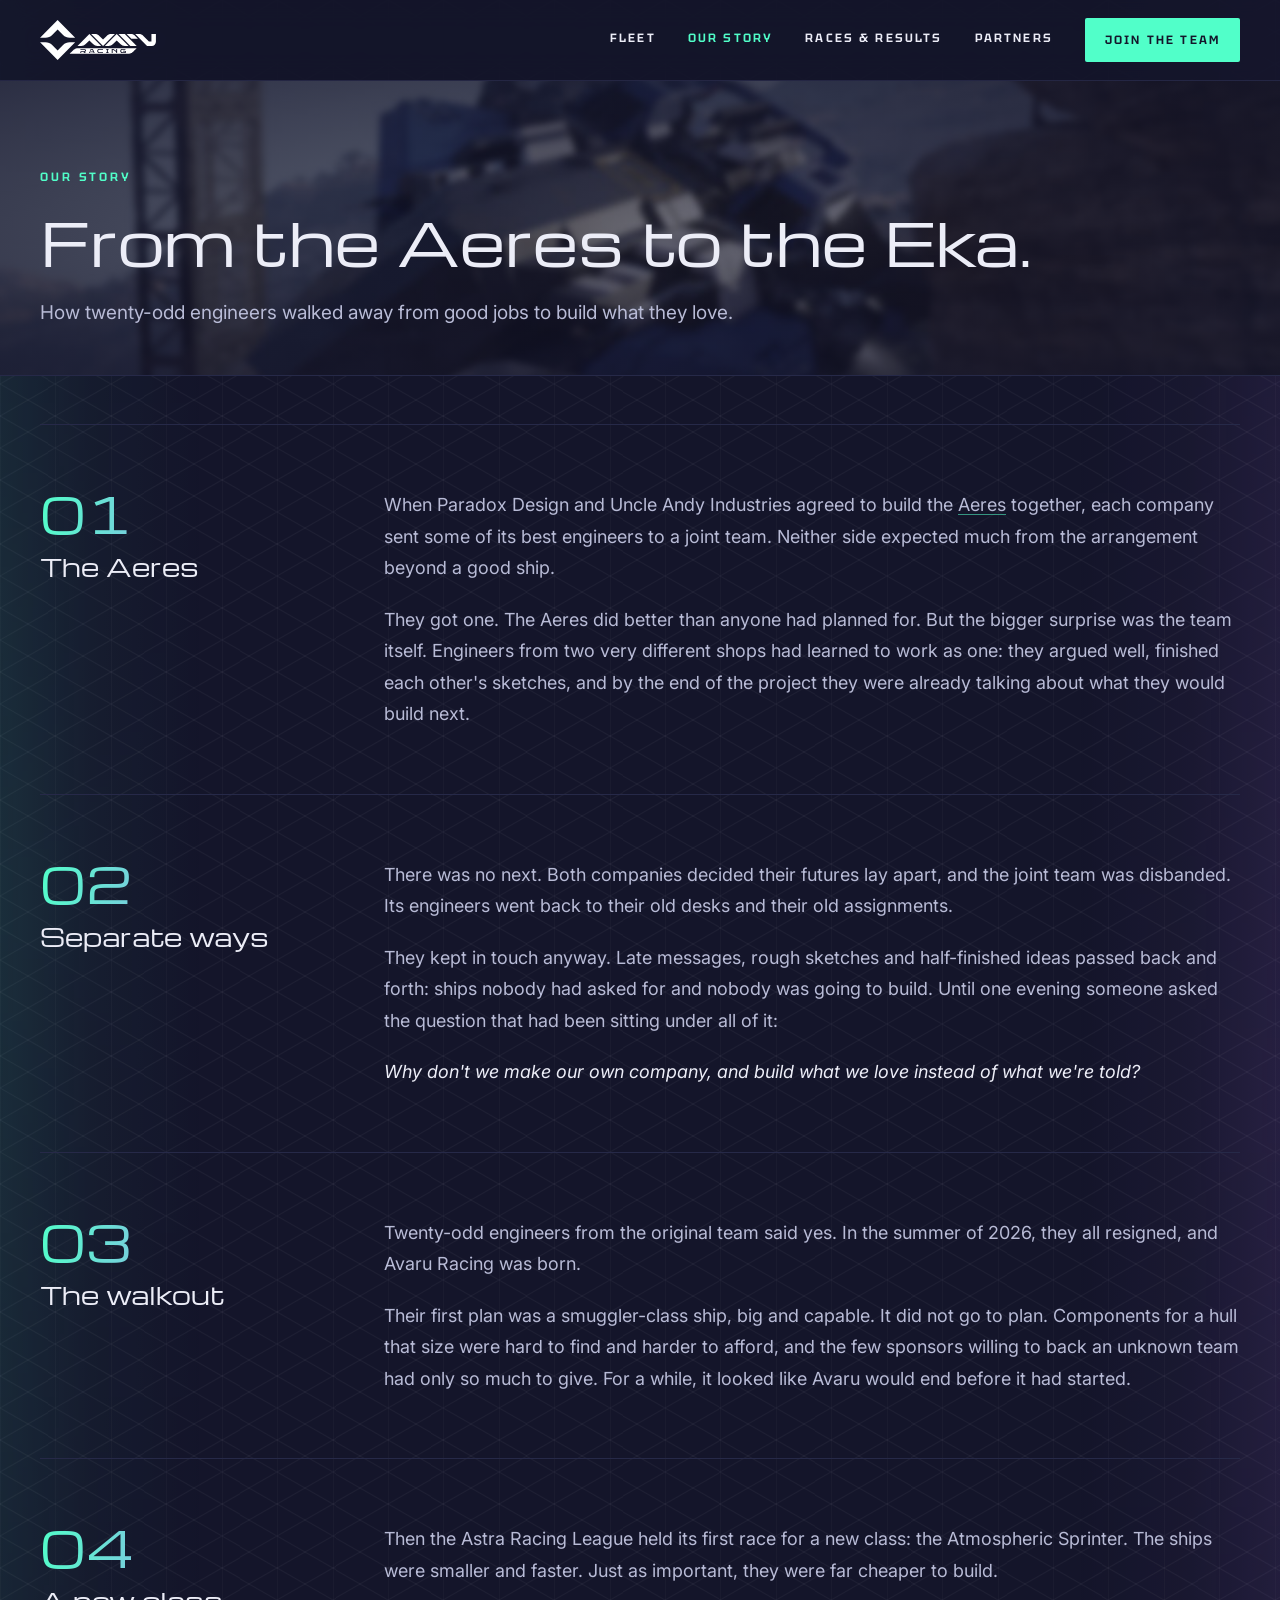
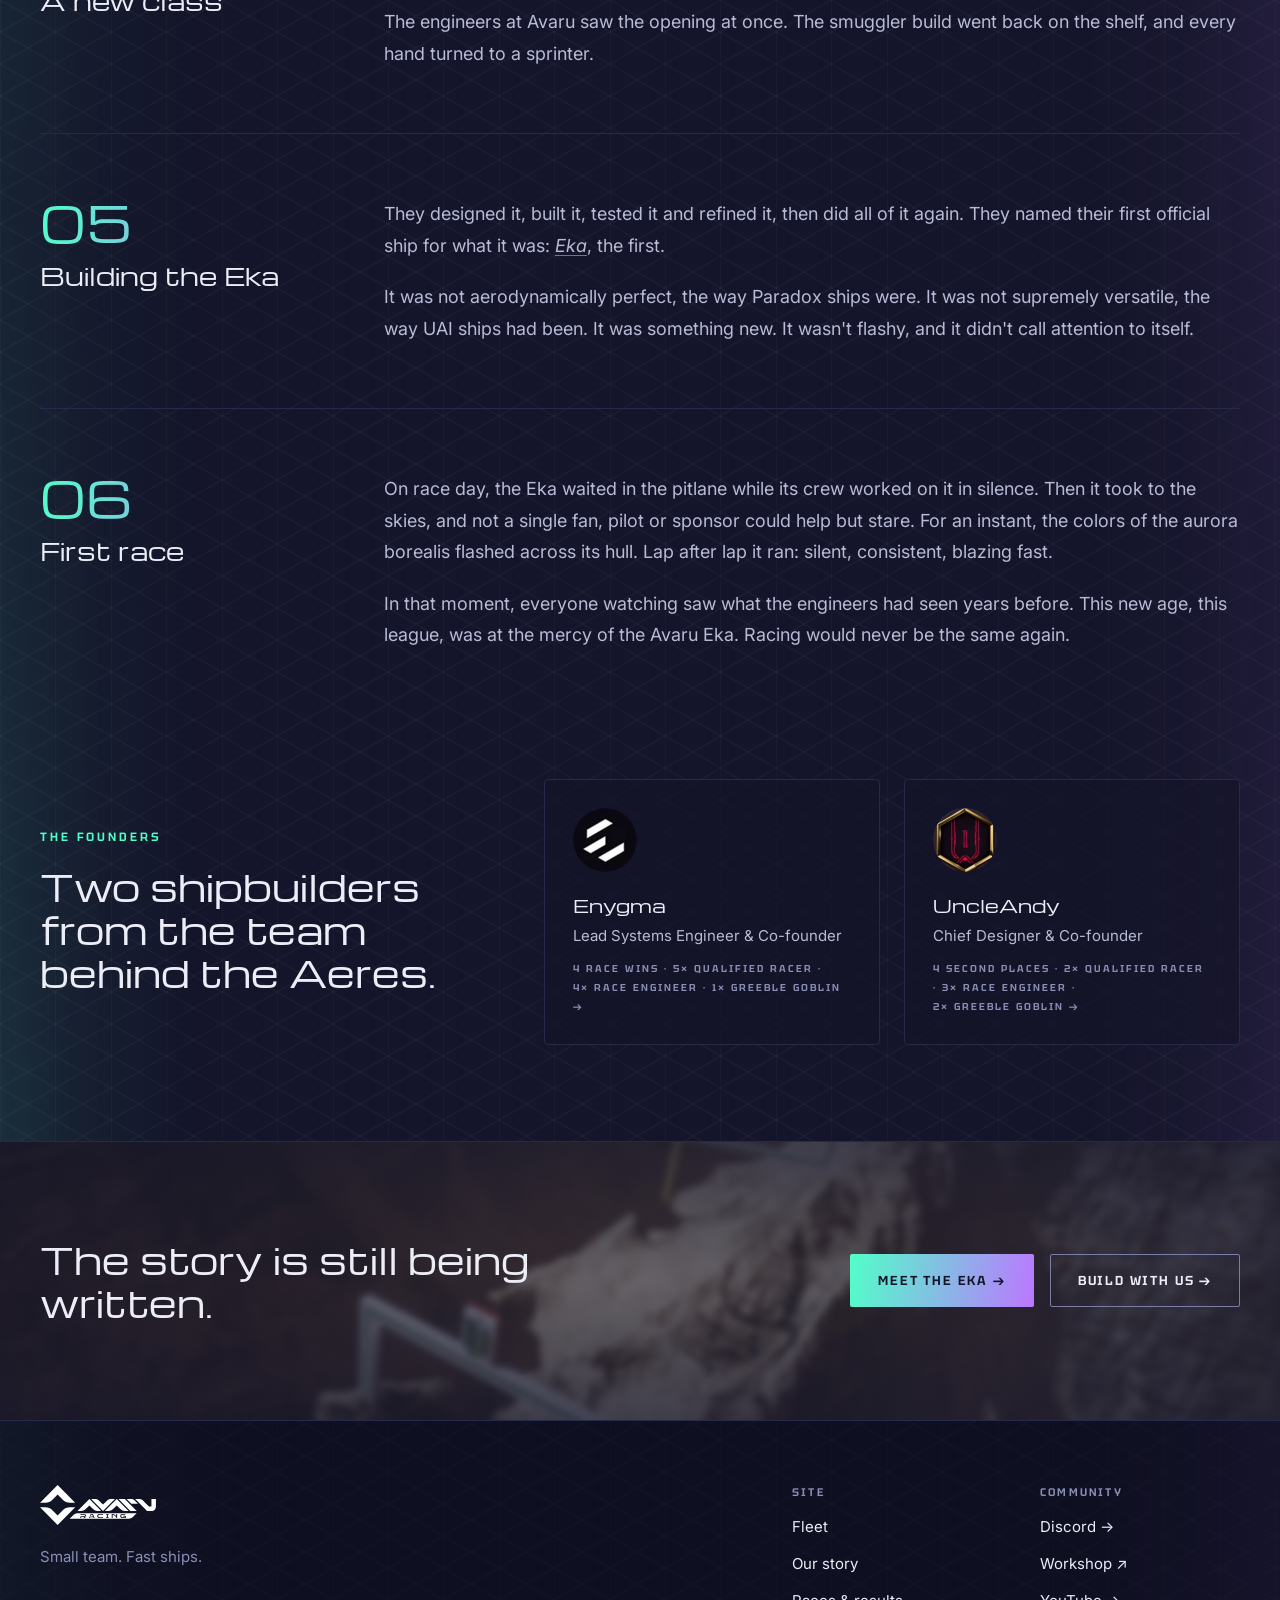
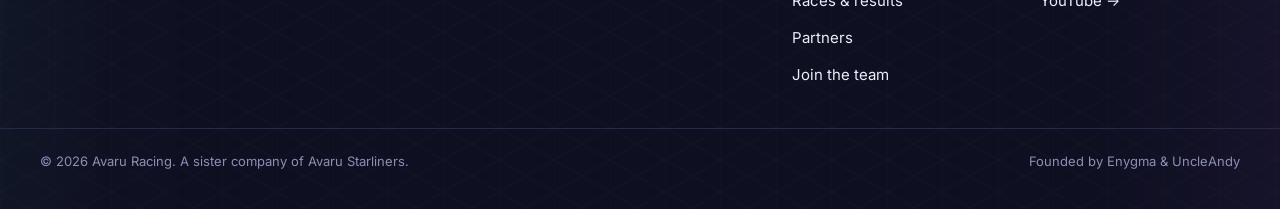
<file: story.html>
<!doctype html>
<html lang="en">
<head>
<meta charset="utf-8">
<meta name="viewport" content="width=device-width, initial-scale=1">
<meta name="color-scheme" content="dark">
<meta name="theme-color" content="#14152A">
<title>Avaru Racing — Our story</title>
<link rel="icon" href="assets/avaru-emblem.svg" type="image/svg+xml">
<link rel="preconnect" href="https://fonts.googleapis.com">
<link href="https://fonts.googleapis.com/css2?family=Tektur:wght@600&amp;family=Michroma&amp;family=Inter:wght@400;500;600;700&amp;display=swap" rel="stylesheet">
<style>
html{scroll-padding-top:96px;scroll-behavior:smooth}
body{margin:0;background:#14152A}
a{color:#51FFC9}a:hover{color:#D9B5FF}
@property --sy{syntax:"<number>";inherits:true;initial-value:0}
.av-bg{position:relative;isolation:isolate;background-image:url(assets/iso-grid.svg);background-size:55.426px 64px}
.av-bg::before,.av-bg::after{content:"";position:absolute;top:0;bottom:0;width:min(16vw,240px);z-index:-1;pointer-events:none;-webkit-mask-repeat:repeat-y;mask-repeat:repeat-y;-webkit-mask-image:linear-gradient(180deg,rgba(0,0,0,.55),#000 50%,rgba(0,0,0,.55));mask-image:linear-gradient(180deg,rgba(0,0,0,.55),#000 50%,rgba(0,0,0,.55));animation:av-drift 30s ease-in-out infinite alternate,av-breathe 16s ease-in-out infinite alternate,av-pulse-glow 10s ease-in-out infinite alternate}
.av-bg::before{left:0;transform-origin:left center;background:linear-gradient(90deg,rgba(81,255,201,.11),rgba(81,255,201,.04) 45%,rgba(81,255,201,0));-webkit-mask-size:100% 1800px;mask-size:100% 1800px}
.av-bg::after{right:0;transform-origin:right center;background:linear-gradient(270deg,rgba(188,119,255,.11),rgba(188,119,255,.04) 45%,rgba(188,119,255,0));-webkit-mask-size:100% 2200px;mask-size:100% 2200px;animation-duration:36s,19s,12s;animation-delay:-11s,-6s,-4s}
@keyframes av-drift{from{-webkit-mask-position:0 -120px;mask-position:0 -120px}to{-webkit-mask-position:0 120px;mask-position:0 120px}}
@keyframes av-breathe{from{transform:scaleX(.92)}to{transform:scaleX(1.08)}}
@keyframes av-pulse-glow{from{opacity:.8}to{opacity:1}}
.av-bg>header{position:sticky;top:0;z-index:50;max-width:none!important;padding:18px max(calc(40px * var(--k)), calc((100% - 1200px) / 2))!important;background:rgba(20,21,42,.82);backdrop-filter:blur(14px);-webkit-backdrop-filter:blur(14px);border-bottom:1px solid rgba(38,41,72,.9)}
a,button{transition:color .2s ease,transform .25s cubic-bezier(.2,.7,.2,1),box-shadow .25s ease,border-color .2s ease,filter .2s ease,background-size .3s ease}
header nav a:not([style*="background"]),footer nav a{background-image:linear-gradient(90deg,#51FFC9,#BC77FF);background-size:0% 1px;background-repeat:no-repeat;background-position:0 100%;padding-bottom:4px}
header nav a:not([style*="background"]):hover,footer nav a:hover{background-size:100% 1px}
a[style*="padding: 14px 20px"]{transition:transform .45s cubic-bezier(.2,.7,.2,1),box-shadow .45s ease,background-color .45s ease}
a[style*="padding: 14px 20px"]:hover{transform:scale(1.05);background-color:#9CFFE0!important;box-shadow:-8px 0 24px rgba(81,255,201,.32),8px 0 24px rgba(188,119,255,.32)}
a[style*="padding: 14px 20px"]:active{transform:scale(1.01);transition-duration:.15s}
a[style*="padding: 18px 28px"],button[type="submit"]{transition:transform .45s cubic-bezier(.2,.7,.2,1),box-shadow .45s ease}a[style*="padding: 18px 28px"]:hover,button[type="submit"]:hover{transform:scale(1.04);box-shadow:-8px 0 24px rgba(81,255,201,.32),8px 0 24px rgba(188,119,255,.32)}
a[style*="border: 1px solid #3A3D63"][style*="padding: 1"]{border-color:#7A7EA6!important;transition:border-color .3s ease,transform .45s cubic-bezier(.2,.7,.2,1),box-shadow .45s ease}a[style*="border: 1px solid #3A3D63"][style*="padding: 1"]:hover{border-color:#51FFC9!important;transform:scale(1.04);box-shadow:-8px 0 24px rgba(81,255,201,.22),8px 0 24px rgba(188,119,255,.22)}a[style*="border: 1px solid #3A3D63"][style*="padding: 1"]:active{transform:scale(1.01);transition-duration:.15s}
a[style*="letter-spacing: 0.2em"]:not([style*="padding: 1"]):hover,a[style*="letter-spacing: 0.18em"]:not([style*="padding: 1"]):hover{transform:translateX(4px)}
a[style*="border: 1px solid #262948"]:hover{transform:translateY(-3px);border-color:rgba(81,255,201,.55)!important}
:root{--k:1;--fs:1;color-scheme:dark}
.av-menu{display:none}
@media (max-width:720px){
:root{--k:.6;--fs:.78}
.av-bg>header{row-gap:0!important;padding-top:12px!important;padding-bottom:12px!important}
.av-bg>header>a img{height:34px!important}
.av-menu{display:inline-flex;flex-direction:column;justify-content:center;gap:5px;width:44px;height:44px;margin-left:auto;padding:0 11px;box-sizing:border-box;background:none;border:1px solid #3A3D63;border-radius:2px;cursor:pointer}
.av-menu span{display:block;height:2px;background:#ECEDF7;transition:transform .25s ease,opacity .2s ease}
.av-bg>header>nav{display:none!important;flex-basis:100%;flex-direction:column!important;align-items:stretch!important;gap:0!important;padding:10px 0 6px}
.av-bg>header.av-open>nav{display:flex!important}
.av-bg>header>nav a{padding:15px 0!important;border-top:1px solid #262948;font-size:13px!important;background-image:none!important}
.av-bg>header>nav a[style*="background"]{margin-top:14px;padding:16px!important;text-align:center;border-top:0}
.av-open .av-menu span:nth-child(1){transform:translateY(7px) rotate(45deg)}
.av-open .av-menu span:nth-child(2){opacity:0}
.av-open .av-menu span:nth-child(3){transform:translateY(-7px) rotate(-45deg)}
}
.av-bg{overflow-x:clip}
.av-photo{position:relative;isolation:isolate}
.av-photo::before,.av-photo::after{content:"";position:absolute;top:0;bottom:0;left:calc(50% - 50vw);right:calc(50% - 50vw);pointer-events:none}
.av-photo:not([style*="border-bottom"]):not([style*="border-top"]){margin-bottom:calc(48px * var(--k))!important}
.av-photo:not([style*="border-bottom"]):not([style*="border-top"])::after{border-bottom:1px solid #262948}
.av-photo::before{z-index:-2;background:var(--img) var(--pos,50% 50%)/cover no-repeat;filter:saturate(.8)}
.av-photo::after{z-index:-1;background:radial-gradient(ellipse 85% 90% at 50% 50%,rgba(20,21,42,var(--tint,.62)),rgba(20,21,42,.93) 100%)}
.av-ref{color:inherit;text-decoration:underline;text-decoration-color:rgba(81,255,201,.55);text-decoration-thickness:1px;text-underline-offset:3px}.av-ref:hover{color:#51FFC9;text-decoration-color:#51FFC9}
.av-stats:hover{color:#51FFC9!important}
@media (prefers-reduced-motion:reduce){*,*::before,*::after{animation:none!important;transition:none!important}}
@keyframes av-rise{from{opacity:0;transform:translateY(24px)}to{opacity:1;transform:none}}
.av-reveal{opacity:0}
.av-reveal.av-in{opacity:1;animation:av-rise .85s cubic-bezier(.2,.7,.2,1) both}
a[aria-label="Avaru Racing home"] img{transition:transform .35s cubic-bezier(.2,.7,.2,1),filter .35s ease}
a[aria-label="Avaru Racing home"]:hover img{transform:translateY(-1px) scale(1.04);filter:drop-shadow(-8px 0 14px rgba(81,255,201,.45)) drop-shadow(8px 0 14px rgba(188,119,255,.5))}
a[aria-label="Avaru Racing home"]:active img{transform:scale(.98)}
</style>
</head>
<body>
<div class="av-bg" style="background-color: #14152A; color: #ECEDF7; font-family: Inter, system-ui, sans-serif; min-height: 100vh">

<header style="max-width: 1280px; margin: 0 auto; padding: 28px calc(40px * var(--k)); display: flex; flex-wrap: wrap; align-items: center; justify-content: space-between; gap: 24px">
<a href="index.html" aria-label="Avaru Racing home" style="display: flex"><img src="assets/avaru-racing-logo.svg" alt="Avaru Racing" style="height: 40px; width: auto"></a>
<button type="button" class="av-menu" aria-expanded="false" aria-controls="site-nav" aria-label="Menu"><span></span><span></span><span></span></button>
<nav id="site-nav" aria-label="Main" style="display: flex; flex-wrap: wrap; align-items: center; gap: 32px; font-family: Tektur, Michroma, sans-serif; font-weight: 600; font-size: 12px; letter-spacing: 0.18em; text-transform: uppercase">
<a href="fleet.html" style="color: #ECEDF7; text-decoration: none">Fleet</a>
<a href="story.html" aria-current="page" style="color: #51FFC9; text-decoration: none">Our story</a>
<a href="races.html" style="color: #ECEDF7; text-decoration: none">Races &amp; results</a>
<a href="partners.html" style="color: #ECEDF7; text-decoration: none">Partners</a>
<a href="join.html" style="color: #14152A; background: #51FFC9; padding: 14px 20px; border-radius: 2px; text-decoration: none">Join the team</a>
</nav>
</header>

<section class="av-photo" style="--img: url(assets/bg/aeres.jpg); --pos: 50% 50%; max-width: 1280px; margin: 0 auto; padding: calc(88px * var(--k)) calc(40px * var(--k)) calc(48px * var(--k)); display: flex; flex-direction: column; gap: 24px">
<p style="margin: 0; font-family: Tektur, Michroma, sans-serif; font-weight: 600; font-size: 12px; letter-spacing: 0.24em; text-transform: uppercase; color: #51FFC9">Our story</p>
<h1 style="margin: 0; font-family: Michroma, sans-serif; font-weight: 400; font-size: clamp(36px, 4.6vw, 64px); line-height: 1.1">From the Aeres to the Eka.</h1>
<p style="margin: 0; max-width: 760px; font-size: 19px; line-height: 1.6; color: #B8BBD6; text-wrap: balance">How twenty-odd engineers walked away from good jobs to build&nbsp;what&nbsp;they&nbsp;love.</p>
</section>

<section aria-label="Story" style="max-width: 1280px; margin: 0 auto; padding: 0 calc(40px * var(--k)) calc(64px * var(--k))">
<article style="display: flex; flex-wrap: wrap; gap: 32px calc(64px * var(--k)); padding: calc(64px * var(--k)) 0; border-top: 1px solid #262948">
<div style="flex: 0 1 280px; display: flex; flex-direction: column; gap: 12px"><span style="font-family: Michroma, sans-serif; font-size: calc(48px * var(--fs)); line-height: 1; background: linear-gradient(100deg, #51FFC9, #BC77FF); -webkit-background-clip: text; background-clip: text; color: transparent">01</span><h2 style="margin: 0; font-family: Michroma, sans-serif; font-weight: 400; font-size: 24px">The Aeres</h2></div>
<div style="flex: 1 1 560px; min-width: 0; display: flex; flex-direction: column; gap: 20px"><p style="margin: 0; font-size: 17px; line-height: 1.65; color: #B8BBD6; font-size: 18px; line-height: 1.75">When Paradox Design and Uncle Andy Industries agreed to build the <a class="av-ref" href="fleet.html#aeres">Aeres</a> together, each company sent some of its best engineers to a joint team. Neither side expected much from the arrangement beyond a good ship.</p><p style="margin: 0; font-size: 17px; line-height: 1.65; color: #B8BBD6; font-size: 18px; line-height: 1.75">They got one. The Aeres did better than anyone had planned for. But the bigger surprise was the team itself. Engineers from two very different shops had learned to work as one: they argued well, finished each other's sketches, and by the end of the project they were already talking about what they would build next.</p></div>
</article>
<article style="display: flex; flex-wrap: wrap; gap: 32px calc(64px * var(--k)); padding: calc(64px * var(--k)) 0; border-top: 1px solid #262948">
<div style="flex: 0 1 280px; display: flex; flex-direction: column; gap: 12px"><span style="font-family: Michroma, sans-serif; font-size: calc(48px * var(--fs)); line-height: 1; background: linear-gradient(100deg, #51FFC9, #BC77FF); -webkit-background-clip: text; background-clip: text; color: transparent">02</span><h2 style="margin: 0; font-family: Michroma, sans-serif; font-weight: 400; font-size: 24px">Separate ways</h2></div>
<div style="flex: 1 1 560px; min-width: 0; display: flex; flex-direction: column; gap: 20px"><p style="margin: 0; font-size: 17px; line-height: 1.65; color: #B8BBD6; font-size: 18px; line-height: 1.75">There was no next. Both companies decided their futures lay apart, and the joint team was disbanded. Its engineers went back to their old desks and their old assignments.</p><p style="margin: 0; font-size: 17px; line-height: 1.65; color: #B8BBD6; font-size: 18px; line-height: 1.75">They kept in touch anyway. Late messages, rough sketches and half-finished ideas passed back and forth: ships nobody had asked for and nobody was going to build. Until one evening someone asked the question that had been sitting under all of it:</p><p style="margin: 0; font-size: 17px; line-height: 1.65; color: #B8BBD6; font-size: 18px; line-height: 1.75"><em style="color: #ECEDF7">Why don't we make our own company, and build what we love instead of what we're told?</em></p></div>
</article>
<article style="display: flex; flex-wrap: wrap; gap: 32px calc(64px * var(--k)); padding: calc(64px * var(--k)) 0; border-top: 1px solid #262948">
<div style="flex: 0 1 280px; display: flex; flex-direction: column; gap: 12px"><span style="font-family: Michroma, sans-serif; font-size: calc(48px * var(--fs)); line-height: 1; background: linear-gradient(100deg, #51FFC9, #BC77FF); -webkit-background-clip: text; background-clip: text; color: transparent">03</span><h2 style="margin: 0; font-family: Michroma, sans-serif; font-weight: 400; font-size: 24px">The walkout</h2></div>
<div style="flex: 1 1 560px; min-width: 0; display: flex; flex-direction: column; gap: 20px"><p style="margin: 0; font-size: 17px; line-height: 1.65; color: #B8BBD6; font-size: 18px; line-height: 1.75">Twenty-odd engineers from the original team said yes. In the summer of 2026, they all resigned, and Avaru Racing was born.</p><p style="margin: 0; font-size: 17px; line-height: 1.65; color: #B8BBD6; font-size: 18px; line-height: 1.75">Their first plan was a smuggler-class ship, big and capable. It did not go to plan. Components for a hull that size were hard to find and harder to afford, and the few sponsors willing to back an unknown team had only so much to give. For a while, it looked like Avaru would end before it had started.</p></div>
</article>
<article style="display: flex; flex-wrap: wrap; gap: 32px calc(64px * var(--k)); padding: calc(64px * var(--k)) 0; border-top: 1px solid #262948">
<div style="flex: 0 1 280px; display: flex; flex-direction: column; gap: 12px"><span style="font-family: Michroma, sans-serif; font-size: calc(48px * var(--fs)); line-height: 1; background: linear-gradient(100deg, #51FFC9, #BC77FF); -webkit-background-clip: text; background-clip: text; color: transparent">04</span><h2 style="margin: 0; font-family: Michroma, sans-serif; font-weight: 400; font-size: 24px">A new class</h2></div>
<div style="flex: 1 1 560px; min-width: 0; display: flex; flex-direction: column; gap: 20px"><p style="margin: 0; font-size: 17px; line-height: 1.65; color: #B8BBD6; font-size: 18px; line-height: 1.75">Then the Astra Racing League held its first race for a new class: the Atmospheric Sprinter. The ships were smaller and faster. Just as important, they were far cheaper to build.</p><p style="margin: 0; font-size: 17px; line-height: 1.65; color: #B8BBD6; font-size: 18px; line-height: 1.75">The engineers at Avaru saw the opening at once. The smuggler build went back on the shelf, and every hand turned to a sprinter.</p></div>
</article>
<article style="display: flex; flex-wrap: wrap; gap: 32px calc(64px * var(--k)); padding: calc(64px * var(--k)) 0; border-top: 1px solid #262948">
<div style="flex: 0 1 280px; display: flex; flex-direction: column; gap: 12px"><span style="font-family: Michroma, sans-serif; font-size: calc(48px * var(--fs)); line-height: 1; background: linear-gradient(100deg, #51FFC9, #BC77FF); -webkit-background-clip: text; background-clip: text; color: transparent">05</span><h2 style="margin: 0; font-family: Michroma, sans-serif; font-weight: 400; font-size: 24px">Building the Eka</h2></div>
<div style="flex: 1 1 560px; min-width: 0; display: flex; flex-direction: column; gap: 20px"><p style="margin: 0; font-size: 17px; line-height: 1.65; color: #B8BBD6; font-size: 18px; line-height: 1.75">They designed it, built it, tested it and refined it, then did all of it again. They named their first official ship for what it was: <a class="av-ref" href="fleet.html#eka"><em>Eka</em></a>, the first.</p><p style="margin: 0; font-size: 17px; line-height: 1.65; color: #B8BBD6; font-size: 18px; line-height: 1.75">It was not aerodynamically perfect, the way Paradox ships were. It was not supremely versatile, the way UAI ships had been. It was something new. It wasn't flashy, and it didn't call attention to itself.</p></div>
</article>
<article style="display: flex; flex-wrap: wrap; gap: 32px calc(64px * var(--k)); padding: calc(64px * var(--k)) 0; border-top: 1px solid #262948">
<div style="flex: 0 1 280px; display: flex; flex-direction: column; gap: 12px"><span style="font-family: Michroma, sans-serif; font-size: calc(48px * var(--fs)); line-height: 1; background: linear-gradient(100deg, #51FFC9, #BC77FF); -webkit-background-clip: text; background-clip: text; color: transparent">06</span><h2 style="margin: 0; font-family: Michroma, sans-serif; font-weight: 400; font-size: 24px">First race</h2></div>
<div style="flex: 1 1 560px; min-width: 0; display: flex; flex-direction: column; gap: 20px"><p style="margin: 0; font-size: 17px; line-height: 1.65; color: #B8BBD6; font-size: 18px; line-height: 1.75">On race day, the Eka waited in the pitlane while its crew worked on it in silence. Then it took to the skies, and not a single fan, pilot or sponsor could help but stare. For an instant, the colors of the aurora borealis flashed across its hull. Lap after lap it ran: silent, consistent, blazing fast.</p><p style="margin: 0; font-size: 17px; line-height: 1.65; color: #B8BBD6; font-size: 18px; line-height: 1.75">In that moment, everyone watching saw what the engineers had seen years before. This new age, this league, was at the mercy of the Avaru Eka. Racing would never be the same again.</p></div>
</article>
</section>

<section aria-label="Founders" style="max-width: 1280px; margin: 0 auto; padding: 0 calc(40px * var(--k)) calc(96px * var(--k)); display: flex; flex-wrap: wrap; gap: calc(56px * var(--k)); align-items: center">
<div style="flex: 1 1 360px; display: flex; flex-direction: column; gap: 20px"><p style="margin: 0; font-family: Tektur, Michroma, sans-serif; font-weight: 600; font-size: 12px; letter-spacing: 0.24em; text-transform: uppercase; color: #51FFC9">The founders</p><h2 style="margin: 0; font-family: Michroma, sans-serif; font-weight: 400; font-size: calc(36px * var(--fs)); line-height: 1.2">Two shipbuilders from the team behind the Aeres.</h2></div>
<div style="flex: 2 1 520px"><div style="display: grid; grid-template-columns: repeat(auto-fit, minmax(240px, 1fr)); gap: 24px"><div style="border: 1px solid #262948; border-radius: 4px; background: rgba(20, 21, 42, 0.7); padding: 28px; display: flex; flex-direction: column; gap: 8px"><img src="assets/founder-enygma.png" alt="Enygma" width="64" height="64" style="width: 64px; height: 64px; border-radius: 50%; object-fit: cover"><p style="margin: 12px 0 0; font-family: Michroma, sans-serif; font-size: 18px">Enygma</p><p style="margin: 0; font-size: 15px; color: #B8BBD6">Lead Systems Engineer &amp; Co-founder</p><a href="races.html#results" class="av-stats" style="margin: 6px 0 0; font-family: Tektur, Michroma, sans-serif; font-weight: 600; font-size: 11px; letter-spacing: 0.2em; text-transform: uppercase; font-size: 10px; line-height: 1.9; color: #8B8FB5; text-decoration: none"><span style="white-space: nowrap">4 race wins</span> · <span style="white-space: nowrap">5× Qualified Racer</span> · <span style="white-space: nowrap">4× Race Engineer</span> · <span style="white-space: nowrap">1× Greeble Goblin</span> →</a></div><div style="border: 1px solid #262948; border-radius: 4px; background: rgba(20, 21, 42, 0.7); padding: 28px; display: flex; flex-direction: column; gap: 8px"><img src="assets/founder-uncleandy.png" alt="UncleAndy" width="64" height="64" style="width: 64px; height: 64px; border-radius: 50%; object-fit: cover"><p style="margin: 12px 0 0; font-family: Michroma, sans-serif; font-size: 18px">UncleAndy</p><p style="margin: 0; font-size: 15px; color: #B8BBD6">Chief Designer &amp; Co-founder</p><a href="races.html#results" class="av-stats" style="margin: 6px 0 0; font-family: Tektur, Michroma, sans-serif; font-weight: 600; font-size: 11px; letter-spacing: 0.2em; text-transform: uppercase; font-size: 10px; line-height: 1.9; color: #8B8FB5; text-decoration: none"><span style="white-space: nowrap">4 second places</span> · <span style="white-space: nowrap">2× Qualified Racer</span> · <span style="white-space: nowrap">3× Race Engineer</span> · <span style="white-space: nowrap">2× Greeble Goblin</span> →</a></div></div></div>
</section>

<section class="av-photo" style="--img: url(assets/bg/track-109.jpg); --pos: 50% 55%; background: rgba(12, 13, 29, 0.85); border-top: 1px solid #262948">
<div style="max-width: 1280px; margin: 0 auto; padding: calc(96px * var(--k)) calc(40px * var(--k)); display: flex; flex-wrap: wrap; align-items: center; justify-content: space-between; gap: 32px">
<h2 style="margin: 0; font-family: Michroma, sans-serif; font-weight: 400; font-size: calc(36px * var(--fs)); line-height: 1.2; max-width: 620px">The story is still being written.</h2>
<div style="display: flex; flex-wrap: wrap; gap: 16px"><a href="fleet.html#eka" style="font-family: Tektur, Michroma, sans-serif; font-weight: 600; font-size: 13px; letter-spacing: 0.14em; text-transform: uppercase; text-decoration: none; color: #14152A; background: linear-gradient(100deg, #51FFC9, #BC77FF); padding: 18px 28px; border-radius: 2px">Meet the Eka →</a><a href="join.html" style="font-family: Tektur, Michroma, sans-serif; font-weight: 600; font-size: 13px; letter-spacing: 0.14em; text-transform: uppercase; text-decoration: none; color: #ECEDF7; border: 1px solid #3A3D63; padding: 17px 27px; border-radius: 2px">Build with us →</a></div>
</div>
</section>

<footer style="border-top: 1px solid #262948; background: rgba(12, 13, 29, 0.6)">
<div style="max-width: 1280px; margin: 0 auto; padding: calc(64px * var(--k)) calc(40px * var(--k)) calc(40px * var(--k)); display: flex; flex-wrap: wrap; justify-content: space-between; gap: calc(48px * var(--k))">
<div style="flex: 1 1 320px; display: flex; flex-direction: column; gap: 20px"><a href="index.html" aria-label="Avaru Racing home" style="display: flex"><img src="assets/avaru-racing-logo.svg" alt="Avaru Racing" style="height: 40px; width: auto"></a><p style="margin: 0; max-width: 340px; font-size: 15px; line-height: 1.6; color: #8B8FB5">Small team. Fast ships.</p></div>
<nav aria-label="Site" style="flex: 0 1 200px; display: flex; flex-direction: column; gap: 14px; font-size: 15px"><p style="margin: 0 0 4px; font-family: Tektur, Michroma, sans-serif; font-weight: 600; font-size: 11px; letter-spacing: 0.2em; text-transform: uppercase; color: #8B8FB5">Site</p><a href="fleet.html" style="color: #ECEDF7; text-decoration: none">Fleet</a><a href="story.html" style="color: #ECEDF7; text-decoration: none">Our story</a><a href="races.html" style="color: #ECEDF7; text-decoration: none">Races &amp; results</a><a href="partners.html" style="color: #ECEDF7; text-decoration: none">Partners</a><a href="join.html" style="color: #ECEDF7; text-decoration: none">Join the team</a></nav>
<nav aria-label="Community" style="flex: 0 1 200px; display: flex; flex-direction: column; gap: 14px; font-size: 15px"><p style="margin: 0 0 4px; font-family: Tektur, Michroma, sans-serif; font-weight: 600; font-size: 11px; letter-spacing: 0.2em; text-transform: uppercase; color: #8B8FB5">Community</p><a href="coming-soon.html#discord" title="Coming soon" style="color: #ECEDF7; text-decoration: none">Discord →</a><a href="https://steamcommunity.com/sharedfiles/filedetails/?id=3838825560" target="_blank" rel="noopener" style="color: #ECEDF7; text-decoration: none">Workshop ↗</a><a href="coming-soon.html#youtube" title="Coming soon" style="color: #ECEDF7; text-decoration: none">YouTube →</a></nav>
</div>
<div style="max-width: 1280px; margin: 0 auto; padding: 24px calc(40px * var(--k)) calc(40px * var(--k)); border-top: 1px solid #262948; display: flex; flex-wrap: wrap; justify-content: space-between; gap: 16px; font-size: 13px; color: #8B8FB5">
<span>© 2026 Avaru Racing. A sister company of Avaru Starliners.</span><span>Founded by Enygma &amp; UncleAndy</span>
</div>
</footer>

</div>
<script>
(function () {
  function start() {
    var reduce = window.matchMedia && window.matchMedia('(prefers-reduced-motion: reduce)').matches;
    var root = document.querySelector('.av-bg');
    // background glows drift as the page scrolls
    if (root && !reduce) {
      var ticking = false;
      var update = function () {
        ticking = false;
        var se = document.scrollingElement || document.documentElement;
        var max = Math.max(1, se.scrollHeight - window.innerHeight);
        root.style.setProperty('--sy', Math.min(1, Math.max(0, se.scrollTop / max)).toFixed(4));
      };
      window.addEventListener('scroll', function () { if (!ticking) { ticking = true; requestAnimationFrame(update); } }, { passive: true });
      update();
    }
    // sections fade and rise in as they come into view
    if (reduce || typeof IntersectionObserver === 'undefined') return;
    var els = Array.prototype.slice.call(document.querySelectorAll('.av-bg > nav, .av-bg > section'));
    els.forEach(function (el) { el.classList.add('av-reveal'); });
    var io = new IntersectionObserver(function (entries) {
      var n = 0;
      entries.forEach(function (e) {
        if (!e.isIntersecting) return;
        var t = e.target; t.style.animationDelay = (n++ * 110) + 'ms';
        requestAnimationFrame(function () { t.classList.add('av-in'); });
        io.unobserve(t);
      });
    }, { threshold: 0.08, rootMargin: '0px 0px -6% 0px' });
    els.forEach(function (el) { io.observe(el); });
    window.addEventListener('beforeprint', function () { els.forEach(function (el) { el.classList.add('av-in'); }); });
  }
  if (document.readyState === 'loading') document.addEventListener('DOMContentLoaded', start); else start();
})();
</script>
<script>
(function () {
  var h = document.querySelector('.av-bg > header'), b = h && h.querySelector('.av-menu');
  if (!b) return;
  function set(open) { h.classList.toggle('av-open', open); b.setAttribute('aria-expanded', open ? 'true' : 'false'); }
  b.addEventListener('click', function () { set(!h.classList.contains('av-open')); });
  h.querySelectorAll('nav a').forEach(function (a) { a.addEventListener('click', function () { set(false); }); });
  window.addEventListener('resize', function () { if (window.innerWidth > 720) set(false); });
})();
</script>
</body>
</html>
</file>
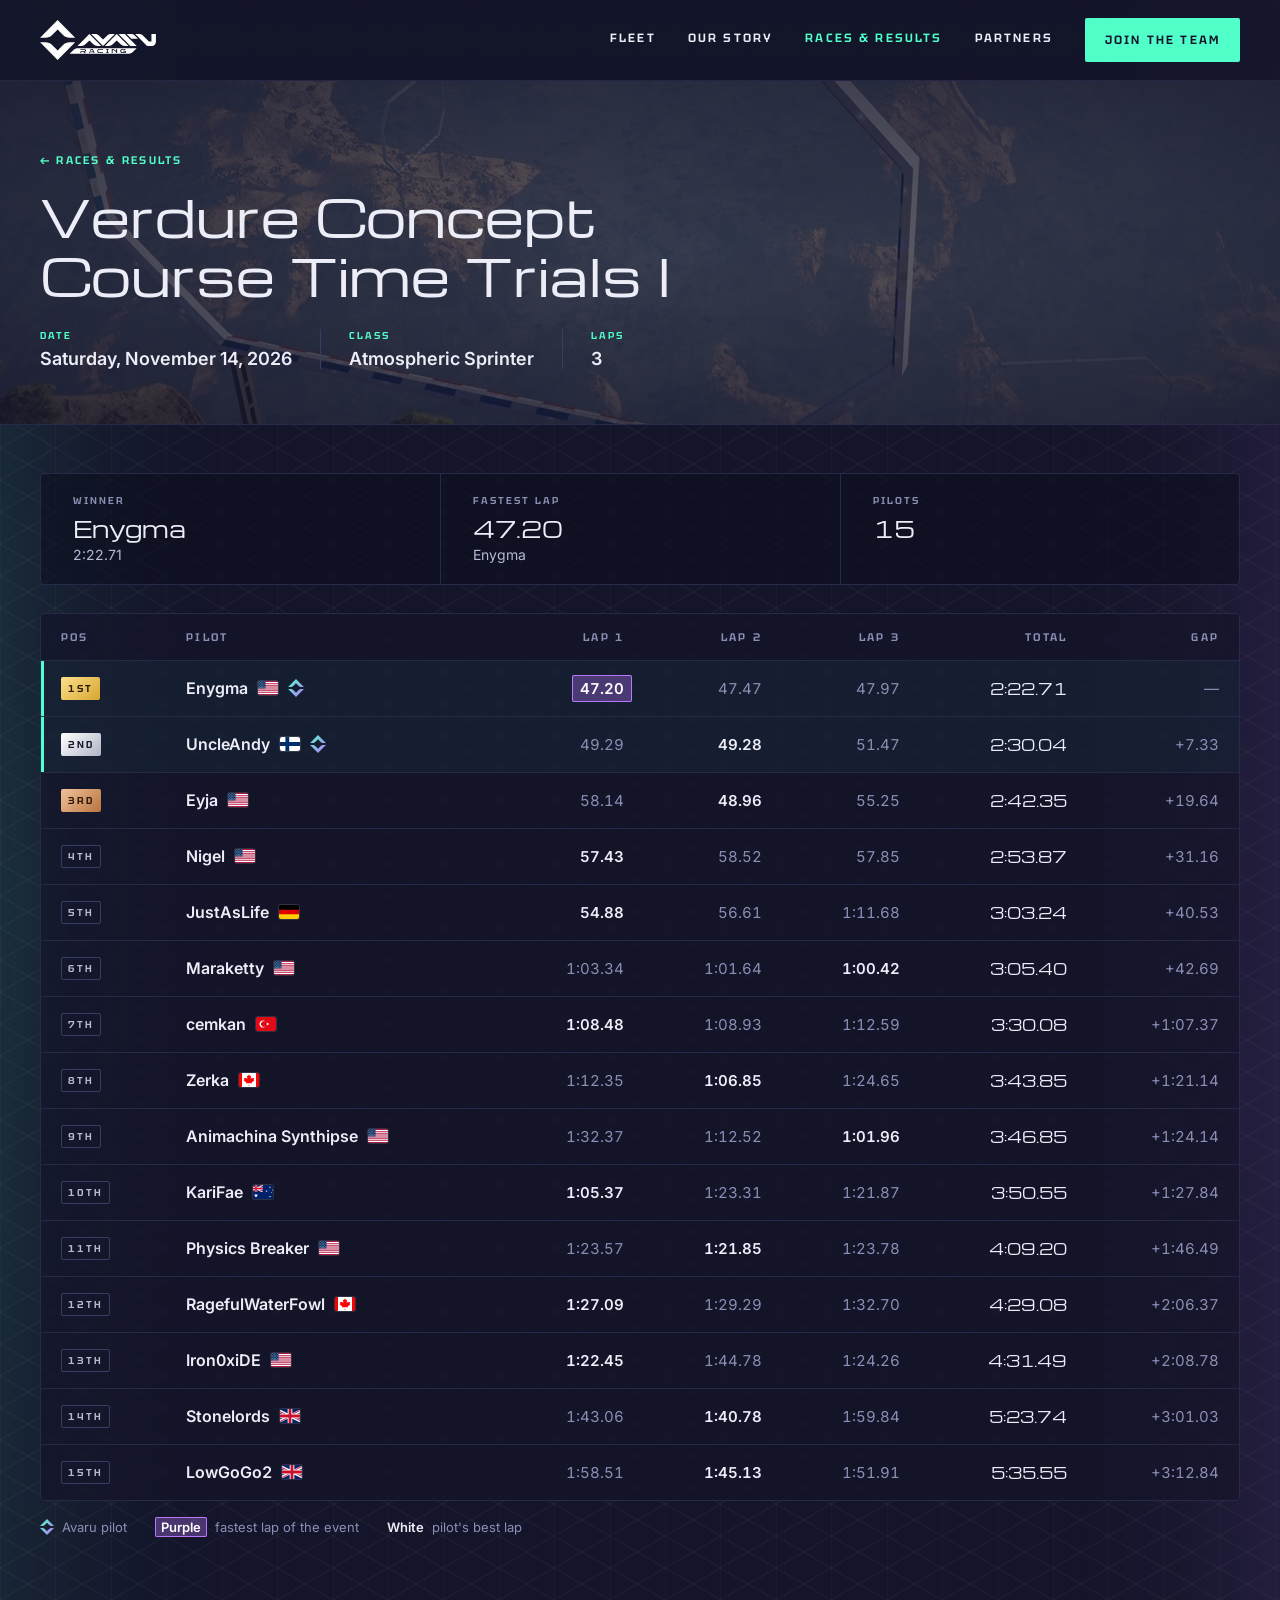
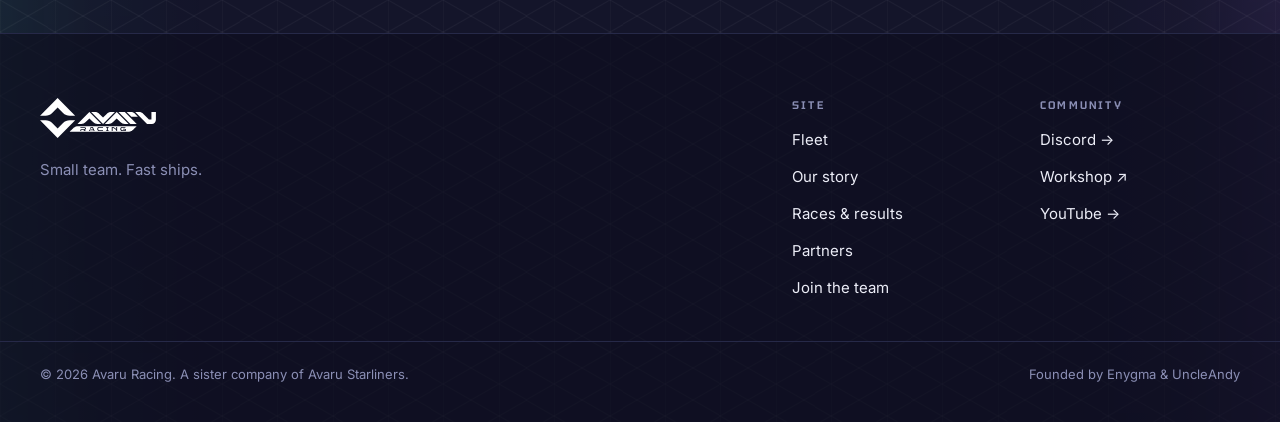
<file: verdure-time-trials-1.html>
<!doctype html>
<html lang="en">
<head>
<meta charset="utf-8">
<meta name="viewport" content="width=device-width, initial-scale=1">
<meta name="color-scheme" content="dark">
<meta name="theme-color" content="#14152A">
<title>Avaru Racing — Verdure Concept Course Time Trials I results</title>
<link rel="icon" href="assets/avaru-emblem.svg" type="image/svg+xml">
<link rel="preconnect" href="https://fonts.googleapis.com">
<link href="https://fonts.googleapis.com/css2?family=Tektur:wght@600&amp;family=Michroma&amp;family=Inter:wght@400;500;600;700&amp;display=swap" rel="stylesheet">
<style>
html{scroll-padding-top:96px;scroll-behavior:smooth}
body{margin:0;background:#14152A}
a{color:#51FFC9}a:hover{color:#D9B5FF}
@property --sy{syntax:"<number>";inherits:true;initial-value:0}
.av-bg{position:relative;isolation:isolate;background-image:url(assets/iso-grid.svg);background-size:55.426px 64px}
.av-bg::before,.av-bg::after{content:"";position:absolute;top:0;bottom:0;width:min(16vw,240px);z-index:-1;pointer-events:none;-webkit-mask-repeat:repeat-y;mask-repeat:repeat-y;-webkit-mask-image:linear-gradient(180deg,rgba(0,0,0,.55),#000 50%,rgba(0,0,0,.55));mask-image:linear-gradient(180deg,rgba(0,0,0,.55),#000 50%,rgba(0,0,0,.55));animation:av-drift 30s ease-in-out infinite alternate,av-breathe 16s ease-in-out infinite alternate,av-pulse-glow 10s ease-in-out infinite alternate}
.av-bg::before{left:0;transform-origin:left center;background:linear-gradient(90deg,rgba(81,255,201,.11),rgba(81,255,201,.04) 45%,rgba(81,255,201,0));-webkit-mask-size:100% 1800px;mask-size:100% 1800px}
.av-bg::after{right:0;transform-origin:right center;background:linear-gradient(270deg,rgba(188,119,255,.11),rgba(188,119,255,.04) 45%,rgba(188,119,255,0));-webkit-mask-size:100% 2200px;mask-size:100% 2200px;animation-duration:36s,19s,12s;animation-delay:-11s,-6s,-4s}
@keyframes av-drift{from{-webkit-mask-position:0 -120px;mask-position:0 -120px}to{-webkit-mask-position:0 120px;mask-position:0 120px}}
@keyframes av-breathe{from{transform:scaleX(.92)}to{transform:scaleX(1.08)}}
@keyframes av-pulse-glow{from{opacity:.8}to{opacity:1}}
.av-bg>header{position:sticky;top:0;z-index:50;max-width:none!important;padding:18px max(calc(40px * var(--k)), calc((100% - 1200px) / 2))!important;background:rgba(20,21,42,.82);backdrop-filter:blur(14px);-webkit-backdrop-filter:blur(14px);border-bottom:1px solid rgba(38,41,72,.9)}
a,button,article{transition:color .2s ease,transform .25s cubic-bezier(.2,.7,.2,1),box-shadow .25s ease,border-color .2s ease,filter .2s ease,background-size .3s ease}
header nav a:not([style*="background"]),footer nav a{background-image:linear-gradient(90deg,#51FFC9,#BC77FF);background-size:0% 1px;background-repeat:no-repeat;background-position:0 100%;padding-bottom:4px}
header nav a:not([style*="background"]):hover,footer nav a:hover{background-size:100% 1px}
a[style*="padding: 14px 20px"]{transition:transform .45s cubic-bezier(.2,.7,.2,1),box-shadow .45s ease,background-color .45s ease}
a[style*="padding: 14px 20px"]:hover{transform:scale(1.05);background-color:#9CFFE0!important;box-shadow:-8px 0 24px rgba(81,255,201,.32),8px 0 24px rgba(188,119,255,.32)}
a[style*="padding: 14px 20px"]:active{transform:scale(1.01);transition-duration:.15s}
a[style*="padding: 18px 28px"],button[type="submit"]{transition:transform .45s cubic-bezier(.2,.7,.2,1),box-shadow .45s ease}a[style*="padding: 18px 28px"]:hover,button[type="submit"]:hover{transform:scale(1.04);box-shadow:-8px 0 24px rgba(81,255,201,.32),8px 0 24px rgba(188,119,255,.32)}
a[style*="border: 1px solid #3A3D63"][style*="padding: 1"]{border-color:#7A7EA6!important;transition:border-color .3s ease,transform .45s cubic-bezier(.2,.7,.2,1),box-shadow .45s ease}a[style*="border: 1px solid #3A3D63"][style*="padding: 1"]:hover{border-color:#51FFC9!important;transform:scale(1.04);box-shadow:-8px 0 24px rgba(81,255,201,.22),8px 0 24px rgba(188,119,255,.22)}a[style*="border: 1px solid #3A3D63"][style*="padding: 1"]:active{transform:scale(1.01);transition-duration:.15s}
a[style*="letter-spacing: 0.2em"]:not([style*="padding: 1"]):hover,a[style*="letter-spacing: 0.18em"]:not([style*="padding: 1"]):hover{transform:translateX(4px)}
a[style*="border: 1px solid #262948"]:hover{transform:translateY(-3px);border-color:rgba(81,255,201,.55)!important}
article:hover{transform:translateY(-4px);box-shadow:0 18px 40px rgba(0,0,0,.25)}
article[style*="solid"]:hover{border-color:rgba(81,255,201,.45)!important}
@keyframes av-pulse{0%{box-shadow:0 0 0 0 rgba(81,255,201,.55)}70%,100%{box-shadow:0 0 0 10px rgba(81,255,201,0)}}
:root{--k:1;--fs:1;color-scheme:dark}
.av-menu{display:none}
@media (max-width:720px){
:root{--k:.6;--fs:.78}
.av-bg>header{row-gap:0!important;padding-top:12px!important;padding-bottom:12px!important}
.av-bg>header>a img{height:34px!important}
.av-menu{display:inline-flex;flex-direction:column;justify-content:center;gap:5px;width:44px;height:44px;margin-left:auto;padding:0 11px;box-sizing:border-box;background:none;border:1px solid #3A3D63;border-radius:2px;cursor:pointer}
.av-menu span{display:block;height:2px;background:#ECEDF7;transition:transform .25s ease,opacity .2s ease}
.av-bg>header>nav{display:none!important;flex-basis:100%;flex-direction:column!important;align-items:stretch!important;gap:0!important;padding:10px 0 6px}
.av-bg>header.av-open>nav{display:flex!important}
.av-bg>header>nav a{padding:15px 0!important;border-top:1px solid #262948;font-size:13px!important;background-image:none!important}
.av-bg>header>nav a[style*="background"]{margin-top:14px;padding:16px!important;text-align:center;border-top:0}
.av-open .av-menu span:nth-child(1){transform:translateY(7px) rotate(45deg)}
.av-open .av-menu span:nth-child(2){opacity:0}
.av-open .av-menu span:nth-child(3){transform:translateY(-7px) rotate(-45deg)}
}
.av-bg{overflow-x:clip}
.av-photo{position:relative;isolation:isolate}
.av-photo::before,.av-photo::after{content:"";position:absolute;top:0;bottom:0;left:calc(50% - 50vw);right:calc(50% - 50vw);pointer-events:none}
.av-photo:not([style*="border-bottom"]):not([style*="border-top"]){margin-bottom:calc(48px * var(--k))!important}
.av-photo:not([style*="border-bottom"]):not([style*="border-top"])::after{border-bottom:1px solid #262948}
.av-photo::before{z-index:-2;background:var(--img) var(--pos,50% 50%)/cover no-repeat;filter:saturate(.8)}
.av-photo::after{z-index:-1;background:radial-gradient(ellipse 85% 90% at 50% 50%,rgba(20,21,42,var(--tint,.62)),rgba(20,21,42,.93) 100%)}
.av-ref{color:inherit;text-decoration:underline;text-decoration-color:rgba(81,255,201,.55);text-decoration-thickness:1px;text-underline-offset:3px}.av-ref:hover{color:#51FFC9;text-decoration-color:#51FFC9}
@media (max-width:720px){#results table{min-width:0!important}#results thead{display:none}#results tr{display:block;padding:16px 20px}#results tr+tr,#results tbody tr{border-top:1px solid #262948}#results tbody tr:first-child{border-top:0}#results th,#results td{display:block;padding:0!important}#results td:nth-child(2){margin:4px 0 10px;font-size:14px!important}#results td span{white-space:normal!important}}
.av-podium{list-style:none;margin:0;padding:0;border:1px solid #262948;border-radius:4px;background:rgba(12,13,29,.55)}.av-podium li{display:flex;align-items:center;gap:18px;padding:14px 20px}.av-podium li+li{border-top:1px solid #262948}.av-pos{min-width:2.1em;font-family:Michroma,sans-serif;font-size:calc(24px * var(--fs));line-height:1.1;background:linear-gradient(135deg,#FBE08A,#D9A631);-webkit-background-clip:text;background-clip:text;color:transparent}.av-p2 .av-pos{background-image:linear-gradient(135deg,#FFFFFF,#AEB5C4)}.av-who{flex:1;min-width:0;font-family:Michroma,sans-serif;font-size:17px}.av-time{font-family:Tektur,Michroma,sans-serif;font-weight:600;font-size:11px;letter-spacing:.2em;text-transform:uppercase;color:#8B8FB5;white-space:nowrap;font-variant-numeric:tabular-nums}@media (max-width:720px){.av-podium li{gap:12px;padding:12px 16px}.av-who{font-size:15px}.av-time{font-size:10px;letter-spacing:.12em}}
.av-race-img{position:relative;flex:1 1 380px;min-height:280px}.av-race-img img{position:absolute;inset:0;width:100%;height:100%;object-fit:cover;object-position:42% 50%}
.av-shot::before{content:"";position:absolute;inset:0;z-index:1;pointer-events:none;background:linear-gradient(135deg,rgba(81,255,201,.2),rgba(81,255,201,0) 45%,rgba(188,119,255,0) 55%,rgba(188,119,255,.2));opacity:0;transition:opacity .45s ease}
.av-shot::after{content:"";position:absolute;inset:0;pointer-events:none;box-shadow:inset 0 0 60px rgba(12,13,29,.55);transition:opacity .45s ease}
.av-shot:hover::before{opacity:1}
.av-shot:hover::after{opacity:.35}
.av-btn{transition:transform .45s cubic-bezier(.2,.7,.2,1),box-shadow .45s ease}.av-btn:hover{transform:scale(1.05);box-shadow:-8px 0 24px rgba(81,255,201,.32),8px 0 24px rgba(188,119,255,.32)}.av-btn:active{transform:scale(1.01);transition-duration:.15s}
.av-tags{display:inline-flex;flex-wrap:wrap;gap:6px 8px}.av-tag{font-family:Tektur,Michroma,sans-serif;font-weight:600;font-size:10px;letter-spacing:.16em;text-transform:uppercase;white-space:nowrap;color:#D5D7EA;border:1px solid #3A3D63;padding:3px 8px;border-radius:2px;text-decoration:none}.av-tag:hover{color:#51FFC9;border-color:#51FFC9;transform:scale(1.08);box-shadow:-6px 0 16px rgba(81,255,201,.3),6px 0 16px rgba(188,119,255,.3)}.av-tag{display:inline-block;transition:border-color .3s ease,color .3s ease,transform .45s cubic-bezier(.2,.7,.2,1),box-shadow .45s ease}.av-tag-ours{color:#14152A;border-color:transparent;background:linear-gradient(100deg,#51FFC9,#BC77FF) border-box}.av-tag-ours:hover{color:#14152A;border-color:transparent;transform:scale(1.08);box-shadow:-6px 0 16px rgba(81,255,201,.45),6px 0 16px rgba(188,119,255,.45)}.av-tag-ours:active{transform:scale(1.02);transition-duration:.15s}.av-tag-key{display:flex;align-items:center;gap:10px;margin:14px 0 0;font-size:13px;color:#8B8FB5}.av-swatch{flex:0 0 auto;width:48px;height:20px;border-radius:2px;background:linear-gradient(100deg,#51FFC9,#BC77FF)}
@media (prefers-reduced-motion:reduce){*,*::before,*::after{animation:none!important;transition:none!important}}
@keyframes av-rise{from{opacity:0;transform:translateY(24px)}to{opacity:1;transform:none}}
.av-reveal{opacity:0}
.av-reveal.av-in{opacity:1;animation:av-rise .85s cubic-bezier(.2,.7,.2,1) both}
a[aria-label="Avaru Racing home"] img{transition:transform .35s cubic-bezier(.2,.7,.2,1),filter .35s ease}
a[aria-label="Avaru Racing home"]:hover img{transform:translateY(-1px) scale(1.04);filter:drop-shadow(-8px 0 14px rgba(81,255,201,.45)) drop-shadow(8px 0 14px rgba(188,119,255,.5))}
a[aria-label="Avaru Racing home"]:active img{transform:scale(.98)}
</style>
<link rel="stylesheet" href="assets/results.css">
</head>
<body>
<div class="av-bg" style="background-color: #14152A; color: #ECEDF7; font-family: Inter, system-ui, sans-serif; min-height: 100vh">

<header style="max-width: 1280px; margin: 0 auto; padding: 28px calc(40px * var(--k)); display: flex; flex-wrap: wrap; align-items: center; justify-content: space-between; gap: 24px">
<a href="index.html" aria-label="Avaru Racing home" style="display: flex"><img src="assets/avaru-racing-logo.svg" alt="Avaru Racing" style="height: 40px; width: auto"></a>
<button type="button" class="av-menu" aria-expanded="false" aria-controls="site-nav" aria-label="Menu"><span></span><span></span><span></span></button>
<nav id="site-nav" aria-label="Main" style="display: flex; flex-wrap: wrap; align-items: center; gap: 32px; font-family: Tektur, Michroma, sans-serif; font-weight: 600; font-size: 12px; letter-spacing: 0.18em; text-transform: uppercase">
<a href="fleet.html" style="color: #ECEDF7; text-decoration: none">Fleet</a>
<a href="story.html" style="color: #ECEDF7; text-decoration: none">Our story</a>
<a href="races.html" aria-current="page" style="color: #51FFC9; text-decoration: none">Races &amp; results</a>
<a href="partners.html" style="color: #ECEDF7; text-decoration: none">Partners</a>
<a href="join.html" style="color: #14152A; background: #51FFC9; padding: 14px 20px; border-radius: 2px; text-decoration: none">Join the team</a>
</nav>
</header>

<section class="av-photo" style="--img: url(assets/tracks/verdure.jpg); --pos: 50% 50%; max-width: 1280px; margin: 0 auto; padding: calc(72px * var(--k)) calc(40px * var(--k)) calc(56px * var(--k)); display: flex; flex-direction: column; gap: 20px">
<a href="races.html#results" style="align-self: flex-start; font-family: Tektur, Michroma, sans-serif; font-weight: 600; font-size: 11px; letter-spacing: 0.2em; text-transform: uppercase; color: #51FFC9; text-decoration: none">← Races &amp; results</a>
<h1 style="margin: 0; font-family: Michroma, sans-serif; font-weight: 400; font-size: clamp(30px, 4vw, 56px); line-height: 1.15; text-wrap: balance">Verdure Concept Course Time Trials I</h1>
<dl class="av-ev-meta"><div><dt>Date</dt><dd>Saturday, November 14, 2026</dd></div><div><dt>Class</dt><dd>Atmospheric Sprinter</dd></div><div><dt>Laps</dt><dd>3</dd></div></dl>
</section>

<section id="classification" aria-label="Full results" style="max-width: 1280px; margin: 0 auto; padding: 0 calc(40px * var(--k)) calc(96px * var(--k))">
<dl class="av-ev-sum" data-ev-sum></dl>
<p class="av-ev-pending" data-ev-pending hidden>Official times are still to come. Lap times will appear here once the results are posted.</p>
<div class="av-ev-wrap"><table class="av-ev">
<thead data-ev-head></thead>
<tbody data-ev-rows></tbody>
</table></div>
<p class="av-ev-key"><span><img src="assets/avaru-emblem.svg" alt="" width="14" height="16">Avaru pilot</span><span><b class="av-fl-key">Purple</b> fastest lap of the event</span><span><b style="color: #ECEDF7">White</b> pilot's best lap</span></p>
</section>

<!--
  RESULTS DATA. Each pilot's last attempt (bank/burn: a burned attempt is replaced by the next one).
  laps: lap times as "m:ss.ss" or "ss.ss" (penalties already included).
  total: the official total from the timing sheet (shown as given, not added up from the laps).
  flag: two-letter country code matching assets/flags/<code>.svg. team "Avaru" marks our pilots.
  status: "DNF" (attempt not finished) or "DNS" (no attempt) puts a pilot at the bottom.
  pos is optional; without it, pilots are ordered by total.
-->
<script type="application/json" id="av-results">
{
  "laps": 3,
  "entries": [
    { "pilot": "Enygma",               "flag": "us", "country": "United States",  "team": "Avaru", "laps": ["47.20", "47.47", "47.97"], "total": "2:22.71" },
    { "pilot": "UncleAndy",            "flag": "fi", "country": "Finland",        "team": "Avaru", "laps": ["49.29", "49.28", "51.47"], "total": "2:30.04" },
    { "pilot": "Eyja",                 "flag": "us", "country": "United States",  "laps": ["58.14", "48.96", "55.25"], "total": "2:42.35" },
    { "pilot": "Nigel",                "flag": "us", "country": "United States",  "laps": ["57.43", "58.52", "57.85"], "total": "2:53.87" },
    { "pilot": "JustAsLife",           "flag": "de", "country": "Germany",        "laps": ["54.88", "56.61", "1:11.68"], "total": "3:03.24" },
    { "pilot": "Maraketty",            "flag": "us", "country": "United States",  "laps": ["1:03.34", "1:01.64", "1:00.42"], "total": "3:05.40" },
    { "pilot": "cemkan",               "flag": "tr", "country": "Turkey",         "laps": ["1:08.48", "1:08.93", "1:12.59"], "total": "3:30.08" },
    { "pilot": "Zerka",                "flag": "ca", "country": "Canada",         "laps": ["1:12.35", "1:06.85", "1:24.65"], "total": "3:43.85" },
    { "pilot": "Animachina Synthipse", "flag": "us", "country": "United States",  "laps": ["1:32.37", "1:12.52", "1:01.96"], "total": "3:46.85" },
    { "pilot": "KariFae",              "flag": "au", "country": "Australia",      "laps": ["1:05.37", "1:23.31", "1:21.87"], "total": "3:50.55" },
    { "pilot": "Physics Breaker",      "flag": "us", "country": "United States",  "laps": ["1:23.57", "1:21.85", "1:23.78"], "total": "4:09.20" },
    { "pilot": "RagefulWaterFowl",     "flag": "ca", "country": "Canada",         "laps": ["1:27.09", "1:29.29", "1:32.70"], "total": "4:29.08" },
    { "pilot": "Iron0xiDE",            "flag": "us", "country": "United States",  "laps": ["1:22.45", "1:44.78", "1:24.26"], "total": "4:31.49" },
    { "pilot": "Stonelords",           "flag": "gb", "country": "United Kingdom", "laps": ["1:43.06", "1:40.78", "1:59.84"], "total": "5:23.74" },
    { "pilot": "LowGoGo2",             "flag": "gb", "country": "United Kingdom", "laps": ["1:58.51", "1:45.13", "1:51.91"], "total": "5:35.55" }
  ]
}
</script>
<script src="assets/results.js"></script>

<footer style="border-top: 1px solid #262948; background: rgba(12, 13, 29, 0.6)">
<div style="max-width: 1280px; margin: 0 auto; padding: calc(64px * var(--k)) calc(40px * var(--k)) calc(40px * var(--k)); display: flex; flex-wrap: wrap; justify-content: space-between; gap: calc(48px * var(--k))">
<div style="flex: 1 1 320px; display: flex; flex-direction: column; gap: 20px"><a href="index.html" aria-label="Avaru Racing home" style="display: flex"><img src="assets/avaru-racing-logo.svg" alt="Avaru Racing" style="height: 40px; width: auto"></a><p style="margin: 0; max-width: 340px; font-size: 15px; line-height: 1.6; color: #8B8FB5">Small team. Fast ships.</p></div>
<nav aria-label="Site" style="flex: 0 1 200px; display: flex; flex-direction: column; gap: 14px; font-size: 15px"><p style="margin: 0 0 4px; font-family: Tektur, Michroma, sans-serif; font-weight: 600; font-size: 11px; letter-spacing: 0.2em; text-transform: uppercase; color: #8B8FB5">Site</p><a href="fleet.html" style="color: #ECEDF7; text-decoration: none">Fleet</a><a href="story.html" style="color: #ECEDF7; text-decoration: none">Our story</a><a href="races.html" style="color: #ECEDF7; text-decoration: none">Races &amp; results</a><a href="partners.html" style="color: #ECEDF7; text-decoration: none">Partners</a><a href="join.html" style="color: #ECEDF7; text-decoration: none">Join the team</a></nav>
<nav aria-label="Community" style="flex: 0 1 200px; display: flex; flex-direction: column; gap: 14px; font-size: 15px"><p style="margin: 0 0 4px; font-family: Tektur, Michroma, sans-serif; font-weight: 600; font-size: 11px; letter-spacing: 0.2em; text-transform: uppercase; color: #8B8FB5">Community</p><a href="coming-soon.html#discord" title="Coming soon" style="color: #ECEDF7; text-decoration: none">Discord →</a><a href="https://steamcommunity.com/sharedfiles/filedetails/?id=3838825560" target="_blank" rel="noopener" style="color: #ECEDF7; text-decoration: none">Workshop ↗</a><a href="coming-soon.html#youtube" title="Coming soon" style="color: #ECEDF7; text-decoration: none">YouTube →</a></nav>
</div>
<div style="max-width: 1280px; margin: 0 auto; padding: 24px calc(40px * var(--k)) calc(40px * var(--k)); border-top: 1px solid #262948; display: flex; flex-wrap: wrap; justify-content: space-between; gap: 16px; font-size: 13px; color: #8B8FB5">
<span>© 2026 Avaru Racing. A sister company of Avaru Starliners.</span><span>Founded by Enygma &amp; UncleAndy</span>
</div>
</footer>

</div>
<script>
(function () {
  function start() {
    var reduce = window.matchMedia && window.matchMedia('(prefers-reduced-motion: reduce)').matches;
    var root = document.querySelector('.av-bg');
    // background glows drift as the page scrolls
    if (root && !reduce) {
      var ticking = false;
      var update = function () {
        ticking = false;
        var se = document.scrollingElement || document.documentElement;
        var max = Math.max(1, se.scrollHeight - window.innerHeight);
        root.style.setProperty('--sy', Math.min(1, Math.max(0, se.scrollTop / max)).toFixed(4));
      };
      window.addEventListener('scroll', function () { if (!ticking) { ticking = true; requestAnimationFrame(update); } }, { passive: true });
      update();
    }
    // sections fade and rise in as they come into view
    if (reduce || typeof IntersectionObserver === 'undefined') return;
    var els = Array.prototype.slice.call(document.querySelectorAll('.av-bg > nav, .av-bg > section'));
    els.forEach(function (el) { el.classList.add('av-reveal'); });
    var io = new IntersectionObserver(function (entries) {
      var n = 0;
      entries.forEach(function (e) {
        if (!e.isIntersecting) return;
        var t = e.target; t.style.animationDelay = (n++ * 110) + 'ms';
        requestAnimationFrame(function () { t.classList.add('av-in'); });
        io.unobserve(t);
      });
    }, { threshold: 0.08, rootMargin: '0px 0px -6% 0px' });
    els.forEach(function (el) { io.observe(el); });
    window.addEventListener('beforeprint', function () { els.forEach(function (el) { el.classList.add('av-in'); }); });
  }
  if (document.readyState === 'loading') document.addEventListener('DOMContentLoaded', start); else start();
})();
</script>
<script>
(function () {
  var h = document.querySelector('.av-bg > header'), b = h && h.querySelector('.av-menu');
  if (!b) return;
  function set(open) { h.classList.toggle('av-open', open); b.setAttribute('aria-expanded', open ? 'true' : 'false'); }
  b.addEventListener('click', function () { set(!h.classList.contains('av-open')); });
  h.querySelectorAll('nav a').forEach(function (a) { a.addEventListener('click', function () { set(false); }); });
  window.addEventListener('resize', function () { if (window.innerWidth > 720) set(false); });
})();
</script>
</body>
</html>
</file>
<file: assets/results.css>
/* Race results table (event pages). Laid out from the data in each page's #av-results block. */
.av-ev-sum{display:grid;grid-template-columns:repeat(3,minmax(0,1fr));border:1px solid #262948;border-radius:4px;background:rgba(12,13,29,.55);margin-bottom:28px}
.av-ev-sum>div{display:flex;flex-direction:column;gap:8px;padding:20px clamp(18px,3vw,32px)}
.av-ev-sum>div+div{border-left:1px solid #262948}
.av-ev-sum dt{font-family:Tektur,Michroma,sans-serif;font-weight:600;font-size:10px;letter-spacing:.2em;text-transform:uppercase;color:#8B8FB5}
.av-ev-sum dd{margin:0;font-family:Michroma,sans-serif;font-size:calc(22px * var(--fs));line-height:1.25}
.av-ev-sum dd small{display:block;margin-top:4px;font-family:Inter,system-ui,sans-serif;font-size:14px;color:#B8BBD6}
.av-ev-pending{margin:0 0 20px;font-size:15px;color:#B8BBD6}
.av-ev-wrap{border:1px solid #262948;border-radius:4px;background:rgba(20,21,42,.7);overflow-x:auto}
.av-ev{width:100%;border-collapse:collapse;text-align:left;font-variant-numeric:tabular-nums}
.av-ev thead th{padding:16px 20px;font-family:Tektur,Michroma,sans-serif;font-weight:600;font-size:11px;letter-spacing:.2em;text-transform:uppercase;color:#8B8FB5}
.av-ev td,.av-ev tbody th{padding:16px 20px;vertical-align:middle;font-size:15px;text-align:left;font-weight:400}
.av-ev tbody tr{border-top:1px solid #262948}
.av-ev .av-num{text-align:right;white-space:nowrap}
.av-ev thead .av-num{text-align:right}
.av-ev .av-lap{color:#8B8FB5}
.av-ev .av-lap.av-pb{color:#ECEDF7;font-weight:600}
.av-ev .av-lap.av-fl span{display:inline-block;margin:-4px -8px;padding:4px 8px;border-radius:2px;color:#FFFFFF;font-weight:600;background:rgba(188,119,255,.32);box-shadow:inset 0 0 0 1px #BC77FF}
.av-ev .av-total{font-family:Michroma,sans-serif;font-size:15px}
.av-ev .av-total.av-none{font-family:Inter,system-ui,sans-serif;color:#8B8FB5}
.av-ev .av-gap{color:#8B8FB5}
.av-ev .av-gap-m{display:none}
.av-ev-pos{display:inline-block;min-width:2.4em;text-align:center;font-family:Tektur,Michroma,sans-serif;font-weight:600;font-size:10px;letter-spacing:.2em;text-transform:uppercase;padding:4px 6px;border-radius:2px;color:#B8BBD6;border:1px solid #3A3D63}
.av-ev-pos.p1{color:#241A04;border-color:transparent;background:linear-gradient(135deg,#FBE08A,#D9A631) border-box}
.av-ev-pos.p2{color:#14152A;border-color:transparent;background:linear-gradient(135deg,#FFFFFF,#AEB5C4) border-box}
.av-ev-pos.p3{color:#2A1606;border-color:transparent;background:linear-gradient(135deg,#F2C29A,#B8743F) border-box}
.av-ev-who{display:flex;flex-wrap:wrap;align-items:center;gap:6px 10px;font-weight:600;font-size:16px}
.av-ev tr.av-ours>*{background:rgba(81,255,201,.045)}
.av-ev tr.av-ours>:first-child{box-shadow:inset 3px 0 0 #51FFC9}
.av-ev-flag{display:inline-block;width:20px;height:14px;border-radius:2px;object-fit:cover;box-shadow:0 0 0 1px rgba(255,255,255,.12)}
.av-ev-emblem{width:16px;height:18px}
.av-fl-key{padding:2px 6px;border-radius:2px;color:#fff;background:rgba(188,119,255,.32);box-shadow:inset 0 0 0 1px #BC77FF}
.av-ev-key{display:flex;flex-wrap:wrap;gap:8px 28px;margin:16px 0 0;font-size:13px;color:#8B8FB5}
.av-ev-key span{display:inline-flex;align-items:center;gap:8px}
.av-ev-key b{font-weight:600}
.av-ev-meta{display:flex;flex-wrap:wrap;gap:16px 0;margin:4px 0 0}
.av-ev-meta>div{display:flex;flex-direction:column;gap:6px;padding:0 28px}
.av-ev-meta>div:first-child{padding-left:0}
.av-ev-meta>div+div{border-left:1px solid #3A3D63}
.av-ev-meta dt{font-family:Tektur,Michroma,sans-serif;font-weight:600;font-size:10px;letter-spacing:.2em;text-transform:uppercase;color:#51FFC9}
.av-ev-meta dd{margin:0;font-size:18px;font-weight:600;color:#ECEDF7}
.av-dc{list-style:none;margin:0;padding:0;border:1px solid #262948;border-radius:4px;background:rgba(20,21,42,.7)}
.av-dc-row{display:grid;grid-template-columns:64px minmax(0,1fr) minmax(160px,300px);align-items:center;gap:20px;padding:18px 24px}
.av-dc-row+.av-dc-row{border-top:1px solid #262948}
.av-dc-row.av-ours{background:rgba(81,255,201,.045);box-shadow:inset 3px 0 0 #51FFC9}
.av-dc-main{min-width:0}
.av-dc-ship{display:flex;flex-wrap:wrap;align-items:center;gap:6px 10px;margin:0;font-weight:600;font-size:17px}
.av-dc-by{display:block;margin:4px 0 0;font-size:14px;color:#8B8FB5}
.av-dc-team{color:#6E7299}
.av-dc-votes{display:flex;align-items:center;gap:14px}
.av-dc-bar{flex:1;height:6px;border-radius:3px;background:#262948;overflow:hidden}
.av-dc-bar i{display:block;height:100%;border-radius:3px;background:linear-gradient(90deg,#51FFC9,#BC77FF)}
.av-dc-n{min-width:64px;text-align:right;font-size:13px;color:#8B8FB5;white-space:nowrap}
.av-dc-n b{font-family:Michroma,sans-serif;font-weight:400;font-size:17px;color:#ECEDF7}
.av-dc-rest{list-style:none;margin:0;padding:0;display:grid;grid-template-columns:repeat(auto-fill,minmax(260px,1fr));gap:12px}
.av-dc-rest li{border:1px solid #262948;border-radius:4px;background:rgba(20,21,42,.5);padding:14px 18px}
.av-dc-rest .av-dc-ship{font-size:15px}
.av-dc-rest .av-dc-by{font-size:13px}
.av-ev .av-c-more,.av-ev-best{display:none}
@media (max-width:720px){
.av-dc-row{grid-template-columns:52px minmax(0,1fr);gap:10px 12px;padding:16px}
.av-dc-votes{grid-column:2}
}
@media (max-width:720px){
.av-ev-meta{display:grid;grid-template-columns:repeat(2,max-content);gap:14px 32px}
.av-ev-meta>div{padding:0;border:0!important}
.av-ev-meta>div:first-child{grid-column:1/-1}
.av-ev-meta dd{font-size:16px}
.av-ev-sum{grid-template-columns:repeat(3,minmax(0,1fr));margin-bottom:20px}
.av-ev-sum>div{padding:14px 12px;gap:6px}
.av-ev-sum dt{font-size:9px;letter-spacing:.14em}
.av-ev-sum dd{font-size:16px}
.av-ev-sum dd small{font-size:12px}
.av-ev thead{display:none}
.av-ev,.av-ev tbody{display:block}
.av-ev tbody tr{display:grid;grid-template-columns:44px minmax(0,1fr) auto 22px;align-items:center;column-gap:12px;padding:14px 12px 14px 14px}
.av-ev tr.av-has-laps{cursor:pointer;-webkit-tap-highlight-color:transparent}
.av-ev td,.av-ev tbody th{padding:0}
.av-ev .av-c-pos{grid-column:1;grid-row:1}
.av-ev .av-c-who{grid-column:2;grid-row:1;min-width:0}
.av-ev .av-c-total{grid-column:3;grid-row:1}
.av-ev .av-c-more{display:block;grid-column:4;grid-row:1}
.av-ev .av-c-gap{display:none}
.av-ev-who{font-size:15px;gap:4px 8px}
.av-ev-best{display:block;margin-top:4px;font-size:12px;color:#8B8FB5}
.av-ev-best b{font-weight:600;color:#D5D7EA}
.av-ev-best b.av-fl-key{padding:1px 5px}
.av-ev .av-total{font-size:14px}
.av-ev .av-gap-m{display:block;margin-top:3px;font-family:Inter,system-ui,sans-serif;font-size:12px;color:#8B8FB5}
.av-ev-more{display:flex;align-items:center;justify-content:center;width:22px;height:22px;padding:0;border:0;background:none;color:#8B8FB5;cursor:pointer;transition:transform .25s ease,color .25s ease}
.av-ev tr.av-open .av-ev-more{transform:rotate(180deg);color:#51FFC9}
.av-ev .av-lap{display:none}
.av-ev tr.av-open .av-lap{display:flex;justify-content:space-between;align-items:center;grid-column:2/4;padding:8px 0;border-top:1px solid #262948;font-size:14px}
.av-ev tr.av-open .av-c-who+.av-lap{margin-top:12px}
.av-ev .av-lap::before{content:attr(data-l);font-family:Tektur,Michroma,sans-serif;font-weight:600;font-size:10px;letter-spacing:.18em;text-transform:uppercase;color:#6E7299}
.av-ev .av-lap.av-fl span{margin:-2px -6px;padding:2px 6px}
.av-ev tr.av-ours{background:rgba(81,255,201,.045);box-shadow:inset 3px 0 0 #51FFC9}
.av-ev tr.av-ours>*,.av-ev tr.av-ours>:first-child{background:none;box-shadow:none}
}
</file>
